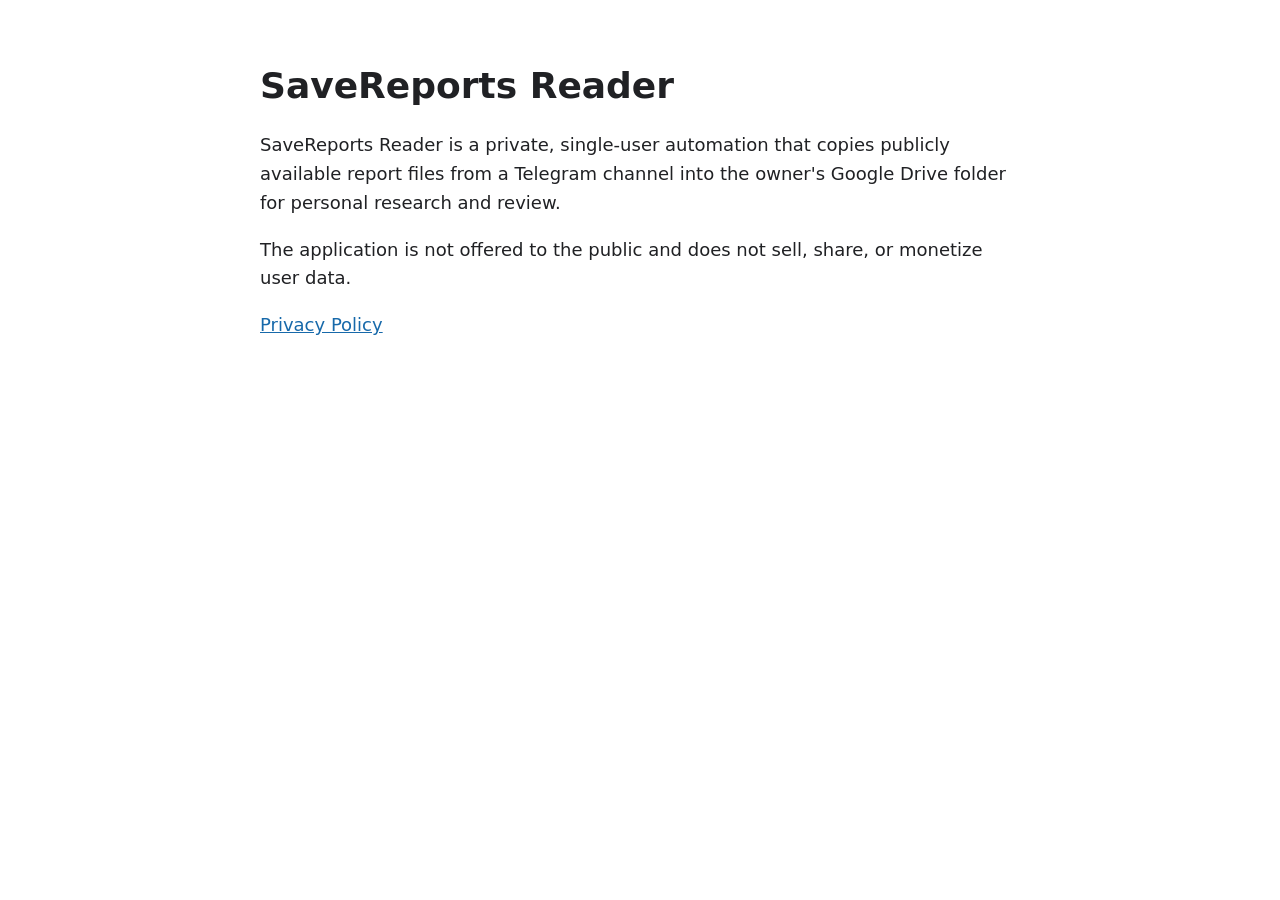
<file: index.html>
<!doctype html>
<html lang="en">
<head>
  <meta charset="utf-8">
  <meta name="viewport" content="width=device-width, initial-scale=1">
  <title>SaveReports Reader</title>
  <style>
    body { max-width: 760px; margin: 64px auto; padding: 0 24px; font: 18px/1.6 system-ui, sans-serif; color: #202124; }
    h1 { line-height: 1.2; }
    a { color: #1769aa; }
  </style>
</head>
<body>
  <h1>SaveReports Reader</h1>
  <p>SaveReports Reader is a private, single-user automation that copies publicly available report files from a Telegram channel into the owner's Google Drive folder for personal research and review.</p>
  <p>The application is not offered to the public and does not sell, share, or monetize user data.</p>
  <p><a href="privacy.html">Privacy Policy</a></p>
</body>
</html>
</file>
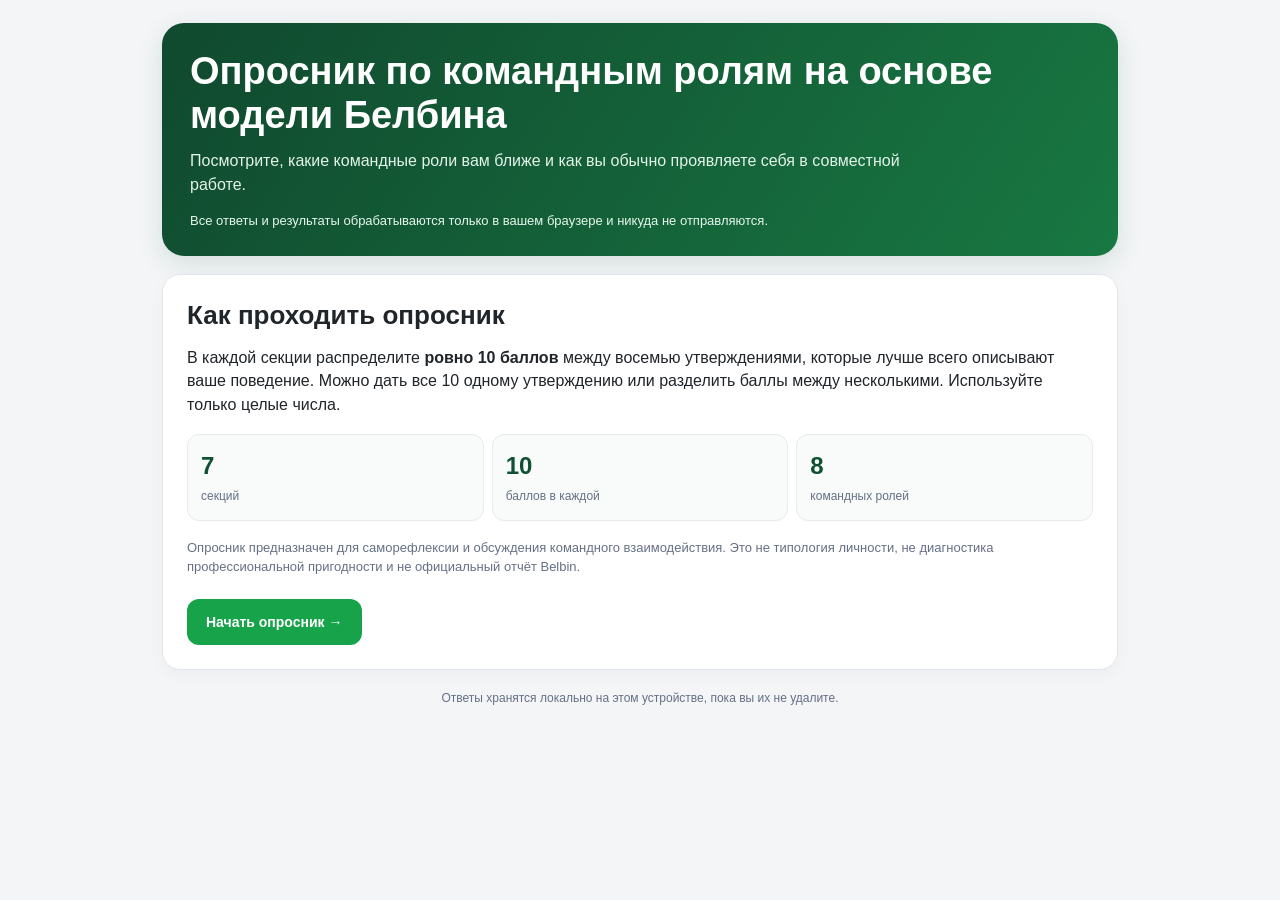
<file: belbin-learning-test/index.html>
<!doctype html>
<html lang="ru">
<head>
<meta charset="utf-8">
<meta name="viewport" content="width=device-width,initial-scale=1,viewport-fit=cover">
<meta name="theme-color" content="#145c39">
<meta http-equiv="Content-Security-Policy" content="default-src 'none'; script-src 'unsafe-inline'; style-src 'unsafe-inline'; img-src data: blob:; connect-src 'none'; object-src 'none'; base-uri 'none'; form-action 'none'">
<title>Учебный опросник по командным ролям на основе модели Белбина</title>
<style>
:root{--green:#16a34a;--deep:#0f5132;--ink:#20252a;--gray:#667085;--paper:#fff;--bg:#f3f5f7;--line:#e2e6ea;--pale:#edf9f0;--error:#b42318}
*{box-sizing:border-box}html{scroll-behavior:smooth;-webkit-text-size-adjust:100%}body{margin:0;background:var(--bg);color:var(--ink);font-family:Arial,Helvetica,sans-serif;line-height:1.48}button,input{font:inherit}button{cursor:pointer;touch-action:manipulation}button:focus-visible,input:focus-visible{outline:3px solid #82ce99;outline-offset:2px}button:disabled{opacity:.46;cursor:not-allowed}main{max-width:990px;margin:auto;padding:23px 17px 70px}.hero{background:linear-gradient(125deg,#10492f,#187842);color:white;padding:26px 28px;border-radius:22px;box-shadow:0 8px 26px #124c3320}.hero h1{font-size:clamp(25px,4vw,38px);line-height:1.16;margin:0 0 12px}.hero p{font-size:16px;margin:0;color:#e3f3e8;max-width:760px}.privacy{font-size:13px!important;margin-top:14px!important;color:#e7f7ee!important}.card{border-radius:18px;border:1px solid var(--line);background:#fff;padding:24px;margin-top:18px;box-shadow:0 5px 18px #10182808}h2{font-size:clamp(20px,2.9vw,26px);line-height:1.27;margin:0 0 14px}h3{font-size:17px;line-height:1.3;margin:0 0 10px}p{margin:8px 0}.fine{font-size:13px;color:var(--gray)}.stats{display:grid;grid-template-columns:repeat(3,1fr);gap:8px;margin:17px 0}.stat{padding:13px;border:1px solid #e7ebe9;background:#f9fbfa;border-radius:12px}.stat strong{display:block;font-size:24px;color:var(--deep)}.stat span{font-size:12px;color:var(--gray)}.btn{min-height:46px;padding:11px 18px;border-radius:12px;border:1px solid transparent;font-weight:750;font-size:14px;display:inline-flex;align-items:center;justify-content:center;gap:7px}.btn.primary{background:var(--green);color:white}.btn.secondary{background:#eff2f4;color:#344054}.btn.ghost{background:white;border-color:#d9e1db;color:#344054}.btn.danger{color:#b42318;background:#fff1f0;border-color:#fecdca}.btn:hover:not(:disabled){filter:brightness(.97)}.actions{display:flex;flex-wrap:wrap;gap:9px;margin-top:23px;align-items:center}.actions .btn{flex-shrink:0}.sticky{position:sticky;top:8px;z-index:6;margin-top:14px;padding:13px 15px;background:#ffffffef;backdrop-filter:blur(12px);border:1px solid var(--line);border-radius:14px;box-shadow:0 5px 20px #10182812}.sticky-row{display:flex;align-items:center;justify-content:space-between;gap:12px;font-weight:750;font-size:14px}.progress-track{height:8px;background:#e7ede9;border-radius:100px;margin-top:9px;overflow:hidden}.progress-value{height:100%;width:0;background:var(--green);transition:width .2s}.section-sub{font-size:14px;color:var(--gray);margin-bottom:18px}.section-budget{display:flex;gap:9px;align-items:center;justify-content:space-between;background:#f3f8f4;border:1px solid #d7eadc;border-radius:12px;padding:12px 14px;margin:18px 0}.budget-number{font-size:24px;color:var(--deep);font-weight:850;white-space:nowrap}.budget-number.over{color:var(--error)}.statement{display:grid;grid-template-columns:minmax(0,1fr) auto;gap:15px;align-items:center;border:1px solid #e4e8ec;border-radius:14px;padding:15px;margin:11px 0;background:#fff}.statement.active{background:#f8fdf9;border-color:#acdcb8}.statement-text{display:flex;gap:10px;align-items:flex-start;font-size:15px}.letter{flex:0 0 auto;font-size:12px;font-weight:850;border-radius:50%;height:27px;width:27px;display:grid;place-items:center;background:#ecf0f2;color:#667085;text-transform:uppercase}.statement.active .letter{background:#d9f5e2;color:#17633b}.stepper{display:flex;align-items:center;gap:6px;flex-shrink:0}.step{height:43px;width:43px;border:1px solid #d4dce0;border-radius:11px;background:#f8fafb;color:#20252a;font-size:24px;line-height:1}.step.plus{background:#e7f7ec;color:#126535;border-color:#b5dfc0}.score-input{height:43px;width:51px;min-width:0;border:1px solid #d5dde1;border-radius:10px;text-align:center;font-size:19px;font-weight:800;appearance:textfield;-moz-appearance:textfield}.score-input::-webkit-inner-spin-button,.score-input::-webkit-outer-spin-button{-webkit-appearance:none;margin:0}.tip{border-radius:11px;padding:12px 13px;background:#f8fafc;color:#667085;font-size:13px;margin-top:15px}.status{font-size:13px;color:var(--gray)}.error{display:none;color:var(--error);background:#fff3f1;border:1px solid #fecdca;border-radius:11px;padding:12px;margin-top:14px;font-size:14px;font-weight:bold}.error.show{display:block}.result-head{border-bottom:1px solid var(--line);padding-bottom:13px;margin-bottom:17px}.result-head p{font-size:14px;color:var(--gray)}.summary-lines{background:#f3f8f4;border-radius:14px;padding:17px;border:1px solid #d9ecde;margin:17px 0}.summary-lines>p{margin:4px 0 9px}.graphic-layout{display:grid;grid-template-columns:minmax(0,1fr);gap:12px;align-items:start}.spider{display:block;width:100%;max-width:900px;margin:auto}#spiderArea{max-width:100%;min-width:0;overflow-x:auto;overflow-y:hidden}.chart-scroll-hint{display:none;color:#667085;font-size:12px;margin:2px 0 9px;text-align:center}.profile-note{border:1px solid #e7ebe9;border-radius:14px;padding:15px;background:#fafbfc;font-size:13px;color:#505966}.profile-note b{color:#263238}.table-wrap{overflow-x:auto}table{width:100%;border-collapse:collapse;text-align:left;font-size:14px}th,td{padding:10px 8px;border-bottom:1px solid #e6e9ed}th{font-size:12px;color:#667085;text-transform:uppercase;letter-spacing:.5px}td.score{font-size:18px;font-weight:800;color:#166534;text-align:right}th:last-child{text-align:right}.role-grid{display:grid;grid-template-columns:repeat(2,1fr);gap:11px;margin-top:15px}.role-box{border:1px solid #e4e8eb;background:#fcfdfd;border-radius:13px;padding:15px}.role-name{font-size:15px;font-weight:850;margin:0 0 6px}.role-name .code{color:var(--green);font-size:13px}.role-group{font-size:11px;color:var(--gray);text-transform:uppercase;letter-spacing:.7px}.role-box p{color:#475467;font-size:13px;margin-top:8px}.role-box .weak{padding-top:8px;border-top:1px solid #e5ebe7;margin-top:9px}.reflection{border:1px solid #d5ead9;background:#f5fbf6;border-radius:14px;padding:16px;margin-top:20px;font-size:14px}.reflection strong{color:#145c39}.reflection ul{margin:10px 0 0 0;padding-left:20px}.reflection li{margin:9px 0}.reflection li::marker{color:var(--green)}.footer{text-align:center;color:var(--gray);font-size:12px;margin:20px auto}.hide{display:none!important}.helper-success{color:#137b3d;font-size:13px;min-height:20px}.tiny-badge{font-size:12px;color:#126b37;background:#e9f7ed;border-radius:999px;padding:5px 9px;font-weight:700}.noscript{padding:20px;color:#8c1c13}
@media(max-width:680px){main{padding:12px 11px 55px}.hero{padding:23px 20px;border-radius:16px}.card{padding:17px;margin-top:12px}.stat{padding:10px}.stat strong{font-size:20px}.statement{grid-template-columns:1fr;gap:12px;padding:13px}.statement-text{font-size:15px}.stepper{justify-content:flex-end}.step{width:47px;height:46px}.score-input{height:46px;width:57px}.graphic-layout{grid-template-columns:1fr}#spiderArea .spider{width:680px;max-width:none}.chart-scroll-hint{display:block}.profile-note{margin-top:0}.role-grid{grid-template-columns:1fr}.actions .btn{flex:1 1 40%}.sticky{top:5px}.budget-number{font-size:20px}}@media(max-width:390px){.stats{grid-template-columns:repeat(3,1fr)}.stat span{font-size:11px}.actions .btn{width:100%;flex-basis:100%}.statement-text{font-size:14px}}
@media print{html,body{background:#fff!important}.hero,.sticky,#intro,#survey,.no-print,.footer{display:none!important}main{max-width:100%;padding:0}.card{border:0;box-shadow:none;margin:0;padding:7px 0;break-inside:avoid}.result-head{padding-bottom:5px}.role-grid{grid-template-columns:1fr 1fr}.role-box{break-inside:avoid}.graphic-layout{grid-template-columns:1fr}.spider{max-height:440px}#spiderArea{overflow:visible}.chart-scroll-hint{display:none}#results{display:block!important}.role-box p{font-size:11px}h1,h2,h3{break-after:avoid} @page{size:A4;margin:14mm}}
</style>
</head>
<body>
<main>
<header class="hero"><h1>Опросник по командным ролям на основе модели Белбина</h1><p>Посмотрите, какие командные роли вам ближе и как вы обычно проявляете себя в совместной работе.</p><p class="privacy">Все ответы и результаты обрабатываются только в вашем браузере и никуда не отправляются.</p></header>
<section class="card" id="intro"><h2>Как проходить опросник</h2><p>В каждой секции распределите <b>ровно 10 баллов</b> между восемью утверждениями, которые лучше всего описывают ваше поведение. Можно дать все 10 одному утверждению или разделить баллы между несколькими. Используйте только целые числа.</p><div class="stats"><div class="stat"><strong>7</strong><span>секций</span></div><div class="stat"><strong>10</strong><span>баллов в каждой</span></div><div class="stat"><strong>8</strong><span>командных ролей</span></div></div><p class="fine">Опросник предназначен для саморефлексии и обсуждения командного взаимодействия. Это не типология личности, не диагностика профессиональной пригодности и не официальный отчёт Belbin.</p><div class="actions"><button type="button" class="btn primary" id="begin">Начать опросник →</button><button type="button" class="btn ghost hide" id="introReset">Начать заново</button></div></section>
<div class="sticky hide" id="sticky"><div class="sticky-row"><span id="progressLabel">Секция 1 из 7</span><span id="progressPct">0%</span></div><div class="progress-track"><div class="progress-value" id="progressBar"></div></div></div>
<section class="card hide" id="survey"><div class="tiny-badge" id="sectionNumber">Секция 1</div><h2 id="sectionHeading" style="margin-top:12px"></h2><p class="section-sub">Выберите, насколько каждое утверждение соответствует вам. Сумма по разделу должна быть 10.</p><div class="section-budget"><div><strong>Осталось распределить</strong><div class="fine">Баллы по секции: <span id="currentSum">0</span> из 10</div></div><div class="budget-number" id="remaining" aria-live="polite">10</div></div><div id="statements"></div><div class="tip">Нажимайте +/− или вводите целое число от 0 до 10. Следующая секция откроется только после распределения всех 10 баллов.</div><div class="error" id="surveyError" role="alert"></div><div class="actions"><button class="btn secondary" type="button" id="prev">← Назад</button><button class="btn primary" type="button" id="next" disabled>Следующая секция →</button><button class="btn ghost" type="button" id="clear">Сбросить ответы</button></div></section>
<section class="card hide" id="results" aria-live="polite"><div class="result-head"><span class="tiny-badge">Результат самооценки</span><h2 style="margin-top:13px">Ваш профиль командных ролей</h2><p>Баллы отражают относительные предпочтения в рамках этого учебного опросника. Они не определяют вашу личность или профессиональные возможности.</p></div><div class="summary-lines" id="resultSummary"></div><h3>Распределение баллов по ролям</h3><div class="graphic-layout"><div><div id="spiderArea" aria-label="Профиль с восемью лучами"></div><p class="chart-scroll-hint">Листайте график по горизонтали, чтобы рассмотреть все названия ролей.</p></div><div class="profile-note"><b>Как читать профиль</b><p>Каждый луч — отдельная командная роль. Чем дальше точка от центра, тем выше выраженность роли в вашем профиле.</p><p>Направления расположены как в рабочей тетради: управление, информация, исполнение и контроль.</p><p>Точные баллы по всем ролям приведены в таблице ниже. Для наглядности масштаб графика может различаться у разных участников.</p></div></div><h3 style="margin-top:22px">Все роли и баллы</h3><div class="table-wrap"><table><thead><tr><th>Роль</th><th>Группа</th><th>Баллы</th></tr></thead><tbody id="scoresTable"></tbody></table></div><h3 style="margin-top:24px">Как эти роли проявляются в работе</h3><div class="role-grid" id="roleCards"></div><div class="reflection"><strong>Вопросы для рефлексии</strong><ul><li>В каких ситуациях ваши наиболее выраженные роли приносят команде наибольшую пользу?</li><li>Какие командные задачи вы обычно берёте на себя реже?</li><li>Как вы можете использовать этот профиль в ближайшем командном проекте?</li></ul></div><div class="actions no-print"><button class="btn primary" type="button" id="copy">Скопировать результат</button><button class="btn secondary" type="button" id="png">Сохранить PNG</button><button class="btn secondary" type="button" id="pdf">Сохранить PDF</button><button class="btn ghost" type="button" id="edit">Изменить ответы</button><button class="btn danger" type="button" id="restart">Пройти заново</button></div><div class="helper-success no-print" id="exportStatus" role="status"></div><p class="fine no-print">PDF сохраняется через стандартное окно печати браузера: выберите «Сохранить как PDF» или соответствующую функцию телефона.</p></section>
<div class="error" id="fatal" role="alert"></div><footer class="footer">Ответы хранятся локально на этом устройстве, пока вы их не удалите.</footer>
</main><noscript><div class="noscript">Для работы опросника включите JavaScript.</div></noscript>
<script>
const DATA = {"sections":[{"items":[{"id":"S1a","letter":"a","text":"Я думаю, что могу быстро увидеть и использовать преимущества открывающихся возможностей.","role":"RI"},{"id":"S1b","letter":"b","text":"Я хорошо срабатываюсь с разными людьми.","role":"TW"},{"id":"S1c","letter":"c","text":"Одно из моих природных достоинств - способность предлагать новые идеи.","role":"PL"},{"id":"S1d","letter":"d","text":"Я умею вовлекать людей в обсуждение, когда вижу, что их вклад может помочь команде достичь цели.","role":"CH"},{"id":"S1e","letter":"e","text":"Моя результативность во многом связана с умением доводить начатое до конца.","role":"CF"},{"id":"S1f","letter":"f","text":"Я готов смириться с временной непопулярностью, если в конечном итоге это ведет к достижению результатов.","role":"SH"},{"id":"S1g","letter":"g","text":"Обычно я быстро понимаю, какие решения реалистичны и могут сработать на практике.","role":"CW"},{"id":"S1h","letter":"h","text":"Я умею аргументированно обосновывать альтернативные решения, сохраняя объективность и избегая предубеждений.","role":"ME"}],"heading":"Что, по моему мнению, я могу предложить команде:"},{"items":[{"id":"S2a","letter":"a","text":"Мне некомфортно на совещаниях, если нет чёткой структуры, порядка и управления обсуждением.","role":"CW"},{"id":"S2b","letter":"b","text":"Я иногда уделяю слишком много внимания людям, чью обоснованную точку зрения не удалось как следует обсудить.","role":"CH"},{"id":"S2c","letter":"c","text":"Я склонен говорить слишком много, когда группа обсуждает новую идею.","role":"RI"},{"id":"S2d","letter":"d","text":"Мой объективный взгляд на задачи иногда мешает мне с готовностью разделять энтузиазм коллег.","role":"ME"},{"id":"S2e","letter":"e","text":"Иногда меня воспринимают как сильную авторитарную личность, если существует необходимость выполнить какую-то задачу.","role":"SH"},{"id":"S2f","letter":"f","text":"Я нахожу трудным для себя быть в первых рядах, вести за собой, возможно из-за моей сверхчувствительности к атмосфере в группе.","role":"TW"},{"id":"S2g","letter":"g","text":"Я подвержен тому, что меня порой слишком увлекают новые идеи и, в результате, я теряю нить в том, что происходит вокруг.","role":"PL"},{"id":"S2h","letter":"h","text":"Коллегам иногда кажется, что я слишком переживаю из-за деталей и возможных ошибок.","role":"CF"}],"heading":"Мои возможные недостатки при работе в группе могут проявляться в следующем:"},{"items":[{"id":"S3a","letter":"a","text":"Я обладаю способностью влиять на людей, не оказывая при этом давления на них.","role":"CH"},{"id":"S3b","letter":"b","text":"Моя постоянная бдительность способствует предупреждению ошибок и упущений.","role":"CF"},{"id":"S3c","letter":"c","text":"Я готов настойчиво побуждать команду к действиям, чтобы обсуждения не затягивались и мы не теряли из виду основную цель.","role":"SH"},{"id":"S3d","letter":"d","text":"Я могу считаться человеком, который может привнести в работу команды что-нибудь оригинальное, нестандартное.","role":"PL"},{"id":"S3e","letter":"e","text":"Я всегда готов поддержать хорошее предложение в общих интересах.","role":"TW"},{"id":"S3f","letter":"f","text":"Меня обычно интересуют новейшие идеи и разработки.","role":"RI"},{"id":"S3g","letter":"g","text":"Я уверен, что моя способность к взвешенным суждениям помогает принимать правильные решения.","role":"ME"},{"id":"S3h","letter":"h","text":"На меня можно положиться, если необходимо организовать важную работу.","role":"CW"}],"heading":"Когда я вовлечен в проект с другими людьми:"},{"items":[{"id":"S4a","letter":"a","text":"Мне интересно постепенно узнавать своих коллег лучше.","role":"TW"},{"id":"S4b","letter":"b","text":"Для меня не проблема оспорить точку зрения другого или пребывать в меньшинстве со своей точкой зрения.","role":"SH"},{"id":"S4c","letter":"c","text":"Обычно я могу найти аргументы, чтобы оспорить недостаточно обоснованные предложения.","role":"ME"},{"id":"S4d","letter":"d","text":"Я думаю, что умею обеспечивать выполнение намеченных планов на практике.","role":"CW"},{"id":"S4e","letter":"e","text":"Я предпочитаю избегать очевидных решений и предлагать неожиданные.","role":"PL"},{"id":"S4f","letter":"f","text":"Я привношу нотку перфекционизма (желание сделать всё наилучшим образом) во всё, чем бы я ни занимался.","role":"CF"},{"id":"S4g","letter":"g","text":"Я готов воспользоваться своими контактами вне группы.","role":"RI"},{"id":"S4h","letter":"h","text":"При том, что меня интересуют все точки зрения, я могу без колебаний принять решение, когда это необходимо.","role":"CH"}],"heading":"Мой характерный подход к работе в группе заключается в следующем:"},{"items":[{"id":"S5a","letter":"a","text":"Мне нравится анализировать ситуации и сравнивать все возможные альтернативы.","role":"ME"},{"id":"S5b","letter":"b","text":"Мне интересно находить практические решения проблемы.","role":"CW"},{"id":"S5c","letter":"c","text":"Мне нравится ощущать, что я поддерживаю хорошие взаимоотношения.","role":"TW"},{"id":"S5d","letter":"d","text":"Я могу оказывать сильное влияние на процесс принятия решений.","role":"SH"},{"id":"S5e","letter":"e","text":"Я могу встретиться с людьми, которые предлагают новые идеи.","role":"RI"},{"id":"S5f","letter":"f","text":"Я умею убеждать людей согласиться с необходимым планом действий.","role":"CH"},{"id":"S5g","letter":"g","text":"Я чувствую себя в своей тарелке, если могу отдать все свое внимание задаче.","role":"CF"},{"id":"S5h","letter":"h","text":"Мне нравится находить такую область деятельности, которая требует воображения.","role":"PL"}],"heading":"Я получаю удовольствие от работы, потому что:"},{"items":[{"id":"S6a","letter":"a","text":"Мне захочется уединиться и обдумать выход из положения перед тем, как разработать план действий","role":"PL"},{"id":"S6b","letter":"b","text":"Я охотно буду работать с человеком, который демонстрирует наиболее позитивный и конструктивный подход к задаче.","role":"TW"},{"id":"S6c","letter":"c","text":"Я постараюсь упростить задачу, определив, какой вклад может внести каждый участник, и распределив работу с учётом их сильных сторон.","role":"CH"},{"id":"S6d","letter":"d","text":"Моё острое чувство срочности помогает не допускать срыва сроков.","role":"CF"},{"id":"S6e","letter":"e","text":"Я думаю, что сохраню самообладание и способность думать","role":"ME"},{"id":"S6f","letter":"f","text":"Я сохраню целеустремленность несмотря на давление","role":"CW"},{"id":"S6g","letter":"g","text":"Если я вижу, что команда не продвигается вперёд, я готов взять инициативу и повести её за собой.","role":"SH"},{"id":"S6h","letter":"h","text":"Я открою дискуссию для стимулирования высказывания новых идей и попытки сдвинуться с мертвой точки","role":"RI"}],"heading":"Если я внезапно получаю трудное задание, при этом я ограничен во времени и мне приходится работать с незнакомыми людьми, то:"},{"items":[{"id":"S7a","letter":"a","text":"Я склонен выказывать нетерпение к тем, кто препятствует движению вперед","role":"SH"},{"id":"S7b","letter":"b","text":"Окружающие могут критиковать меня за то, что у меня слишком аналитический склад мышления и мне не хватает интуиции","role":"ME"},{"id":"S7c","letter":"c","text":"Мое желание обеспечить качество работы может препятствовать движению вперед","role":"CF"},{"id":"S7d","letter":"d","text":"Мне довольно быстро становится скучно, и я рассчитываю, что кто-то из активных коллег сможет снова меня заинтересовать.","role":"RI"},{"id":"S7e","letter":"e","text":"Мне трудно сдвинуться, пока я не уясню целей","role":"CW"},{"id":"S7f","letter":"f","text":"Иногда мне трудно понятно объяснить другим сложные идеи, которые приходят мне в голову.","role":"PL"},{"id":"S7g","letter":"g","text":"Я замечаю за собой, что иногда требую от других сделать то, с чем не могу справиться самостоятельно.","role":"CH"},{"id":"S7h","letter":"h","text":"Мне бывает трудно отстаивать свою точку зрения, когда я сталкиваюсь с серьёзным сопротивлением.","role":"TW"}],"heading":"Проблемы, с которыми я сталкиваюсь при работе в группе:"}],"roleOrder":["CW","CH","SH","PL","RI","ME","TW","CF"],"key":[["g","d","f","c","a","h","b","e"],["a","b","e","g","c","d","f","h"],["h","a","c","d","f","g","e","b"],["d","h","b","e","g","c","a","f"],["b","f","d","h","e","a","c","g"],["f","c","g","a","h","e","b","d"],["e","g","a","f","d","b","h","c"]],"vectors":[{"name":"all-a","answers_by_section_a_to_h":[[10,0,0,0,0,0,0,0],[10,0,0,0,0,0,0,0],[10,0,0,0,0,0,0,0],[10,0,0,0,0,0,0,0],[10,0,0,0,0,0,0,0],[10,0,0,0,0,0,0,0],[10,0,0,0,0,0,0,0]],"expected_role_totals":{"CW":10,"CH":10,"SH":10,"PL":10,"RI":10,"ME":10,"TW":10,"CF":0}},{"name":"all-h","answers_by_section_a_to_h":[[0,0,0,0,0,0,0,10],[0,0,0,0,0,0,0,10],[0,0,0,0,0,0,0,10],[0,0,0,0,0,0,0,10],[0,0,0,0,0,0,0,10],[0,0,0,0,0,0,0,10],[0,0,0,0,0,0,0,10]],"expected_role_totals":{"CW":10,"CH":10,"SH":0,"PL":10,"RI":10,"ME":10,"TW":10,"CF":10}},{"name":"all-b","answers_by_section_a_to_h":[[0,10,0,0,0,0,0,0],[0,10,0,0,0,0,0,0],[0,10,0,0,0,0,0,0],[0,10,0,0,0,0,0,0],[0,10,0,0,0,0,0,0],[0,10,0,0,0,0,0,0],[0,10,0,0,0,0,0,0]],"expected_role_totals":{"CW":10,"CH":10,"SH":10,"PL":0,"RI":0,"ME":10,"TW":20,"CF":10}},{"name":"only-CW","answers_by_section_a_to_h":[[0,0,0,0,0,0,10,0],[10,0,0,0,0,0,0,0],[0,0,0,0,0,0,0,10],[0,0,0,10,0,0,0,0],[0,10,0,0,0,0,0,0],[0,0,0,0,0,10,0,0],[0,0,0,0,10,0,0,0]],"expected_role_totals":{"CW":70,"CH":0,"SH":0,"PL":0,"RI":0,"ME":0,"TW":0,"CF":0}},{"name":"only-CF","answers_by_section_a_to_h":[[0,0,0,0,10,0,0,0],[0,0,0,0,0,0,0,10],[0,10,0,0,0,0,0,0],[0,0,0,0,0,10,0,0],[0,0,0,0,0,0,10,0],[0,0,0,10,0,0,0,0],[0,0,10,0,0,0,0,0]],"expected_role_totals":{"CW":0,"CH":0,"SH":0,"PL":0,"RI":0,"ME":0,"TW":0,"CF":70}},{"name":"mixed-same-row","answers_by_section_a_to_h":[[3,2,1,1,1,1,1,0],[3,2,1,1,1,1,1,0],[3,2,1,1,1,1,1,0],[3,2,1,1,1,1,1,0],[3,2,1,1,1,1,1,0],[3,2,1,1,1,1,1,0],[3,2,1,1,1,1,1,0]],"expected_role_totals":{"CW":9,"CH":9,"SH":10,"PL":8,"RI":8,"ME":9,"TW":10,"CF":7}},{"name":"source-example-with-h-followup","answers_by_section_a_to_h":[[4,0,1,3,0,2,0,0],[0,0,0,0,0,0,0,10],[0,0,0,0,0,0,0,10],[0,0,0,0,0,0,0,10],[0,0,0,0,0,0,0,10],[0,0,0,0,0,0,0,10],[0,0,0,0,0,0,0,10]],"expected_role_totals":{"CW":10,"CH":13,"SH":2,"PL":11,"RI":14,"ME":0,"TW":10,"CF":10}}]};

'use strict';
// Source: the 7x8 printed B1 questionnaire. Items have permanent IDs and role codes.
// Canonical key is separately embedded as an independent reference, not derived from screen order.
const ROLE_INFO={
 CH:{name:'Председатель (Координатор)',group:'управление',strong:'Помогает удерживать общую цель и приоритеты, вовлекает людей, проясняет роли и использует сильные стороны участников.',weak:'Может чрезмерно полагаться на вклад других или уделять слишком много внимания отдельным мнениям.'},
 SH:{name:'Навигатор (Формирователь)',group:'управление',strong:'Задаёт темп, поднимает непростые вопросы, побуждает команду двигаться от обсуждения к результату.',weak:'Иногда проявляет нетерпение, чрезмерный напор или воспринимается как авторитарный.'},
 PL:{name:'Генератор идей',group:'информация',strong:'Предлагает оригинальные идеи и нестандартные решения, помогает увидеть задачу под другим углом.',weak:'Может увлечься идеями и упустить происходящее вокруг или испытывать сложности с объяснением замысла.'},
 RI:{name:'Снабженец (Разведчик)',group:'информация',strong:'Находит новые возможности, внешние идеи, полезные контакты и ресурсы за пределами команды.',weak:'Может быстро терять интерес после первоначального энтузиазма или слишком много говорить об идеях.'},
 CW:{name:'Работник – Исполнитель',group:'исполнение',strong:'Превращает договорённости в конкретные действия, структурирует работу и обеспечивает практическую реализацию.',weak:'Может испытывать сложности при неясных целях, слабой структуре или частой неопределённости.'},
 TW:{name:'Коллективист',group:'исполнение',strong:'Поддерживает сотрудничество, отношения и рабочую атмосферу, помогает коллегам взаимодействовать.',weak:'Может избегать конфронтации и сомневаться, стоит ли отстаивать свою позицию при серьёзных разногласиях.'},
 ME:{name:'Наблюдатель-Оценщик',group:'контроль',strong:'Анализирует альтернативы и риски, задаёт уточняющие вопросы, помогает принимать взвешенные решения.',weak:'Может чрезмерно анализировать, долго сомневаться или с трудом разделять энтузиазм коллег.'},
 CF:{name:'Завершитель',group:'контроль',strong:'Следит за качеством, замечает ошибки и помогает доводить работу до завершения в срок.',weak:'Может чрезмерно беспокоиться о деталях, сроках и возможных упущениях.'}
};
const SPIDER_ORDER=['CH','SH','RI','PL','CW','TW','CF','ME'];
const KEY_ID='belbin-b1-7x8-2026-10-v1';
const byId=id=>document.getElementById(id);
const sectionItems=DATA.sections;
const roleOrder=DATA.roleOrder;
const itemList=sectionItems.flatMap(s=>s.items);
const itemMap=new Map(itemList.map(i=>[i.id,i]));
const cap=(n,lo,hi)=>Math.min(hi,Math.max(lo,n));
function totalsFromObject(obj){const result=Object.fromEntries(roleOrder.map(code=>[code,0]));for(const section of sectionItems){for(const item of section.items){const n=obj[item.id]??0;if(!Number.isInteger(n)||n<0||n>10)throw Error('Некорректное значение '+item.id);result[item.role]+=n;}}return result;}
function validateAnswers(obj){return sectionItems.every(section=>section.items.reduce((s,item)=>s+(obj[item.id]??0),0)===10&&section.items.every(i=>Number.isInteger(obj[i.id]??0)&&(obj[i.id]??0)>=0&&(obj[i.id]??0)<=10));}
function runChecks(){
 const expectedCodes=['CW','CH','SH','PL','RI','ME','TW','CF'];
 if(sectionItems.length!==7||itemList.length!==56||DATA.key.length!==7||roleOrder.join()!==expectedCodes.join())throw Error('Нарушена структура опросника');
 if(new Set(itemList.map(x=>x.id)).size!==56)throw Error('Дублирование ID');
 const seen=Object.fromEntries(roleOrder.map(r=>[r,0]));
 sectionItems.forEach((section,s)=>{
  if(section.items.length!==8||DATA.key[s].length!==8)throw Error('Нарушено количество утверждений');
  const roles=new Set(),letters=new Set();
  section.items.forEach(item=>{
   if(!item.text||item.id!==`S${s+1}${item.letter}`||!expectedCodes.includes(item.role))throw Error('Некорректная карточка');
   if(!'abcdefgh'.includes(item.letter)||roles.has(item.role)||letters.has(item.letter))throw Error('Повтор буквы или роли');
   if(DATA.key[s][roleOrder.indexOf(item.role)]!==item.letter)throw Error('Расхождение с печатным ключом');
   roles.add(item.role);letters.add(item.letter);seen[item.role]++;
  });
  if(letters.size!==8||roles.size!==8)throw Error('Неполная секция');
 });
 if(Object.values(seen).some(x=>x!==7))throw Error('Недостаточно соответствий для роли');
 if(DATA.vectors.length<5)throw Error('Недостаточно контрольных тестов');
 DATA.vectors.forEach(vector=>{
  if(vector.answers_by_section_a_to_h.length!==7)throw Error('Некорректный тест');
  const obj={};
  vector.answers_by_section_a_to_h.forEach((row,s)=>{
    if(row.length!==8||row.reduce((a,b)=>a+b,0)!==10)throw Error('Некорректная сумма теста');
    row.forEach((value,col)=>obj[`S${s+1}${'abcdefgh'[col]}`]=value);
  });
  if(!validateAnswers(obj))throw Error('Невалидный контрольный набор');
  const got=totalsFromObject(obj);
  if(roleOrder.some(role=>got[role]!==vector.expected_role_totals[role]))throw Error('Не совпал результат теста '+vector.name);
  if(Object.values(got).reduce((a,b)=>a+b,0)!==70)throw Error('Контрольная сумма не равна 70');
  // The result must remain identical when items are permuted but keep their stable IDs and roles.
  const reverseTotals=Object.fromEntries(roleOrder.map(r=>[r,0]));
  [...itemList].reverse().forEach(item=>reverseTotals[item.role]+=obj[item.id]);
  if(roleOrder.some(r=>got[r]!==reverseTotals[r]))throw Error('Нарушена устойчивость к перемешиванию');
 });
 for(const bad of [-1,11,2.4,NaN]){const obj=Object.fromEntries(itemList.map(i=>[i.id,0]));obj.S1a=bad;try{totalsFromObject(obj);throw Error('Пропущено невалидное значение');}catch(err){if(err.message==='Пропущено невалидное значение')throw err;}}
 return true;
}
const zeroAnswers=()=>Object.fromEntries(itemList.map(x=>[x.id,0]));
let answers=zeroAnswers();let current=0;let page='intro';let scoreResults=null;
function save(){try{localStorage.setItem(KEY_ID,JSON.stringify({answers,current,page}));}catch(e){/* private browser mode */}}
function restore(){try{const saved=JSON.parse(localStorage.getItem(KEY_ID)||'null');if(!saved||!saved.answers)return;
 const clean=zeroAnswers();for(const item of itemList){const n=saved.answers[item.id];if(!Number.isInteger(n)||n<0||n>10)return;clean[item.id]=n;}answers=clean;current=cap(Number.isInteger(saved.current)?saved.current:0,0,6);page=['intro','survey','results'].includes(saved.page)?saved.page:'intro';if(page==='results'&&!validateAnswers(answers))page='survey';
 }catch(e){answers=zeroAnswers();}}
function sectionTotal(n){return sectionItems[n].items.reduce((sum,i)=>sum+answers[i.id],0)}
function completedCount(){return sectionItems.filter((_,i)=>sectionTotal(i)===10).length}
function show(id,visible){byId(id).classList.toggle('hide',!visible)}
function setView(v){page=v;show('intro',v==='intro');show('survey',v==='survey');show('sticky',v==='survey');show('results',v==='results');byId('introReset').classList.toggle('hide',completedCount()===0);save();}
function updateProgress(){const count=completedCount(),percent=Math.round(count/7*100);byId('progressLabel').textContent=`Секция ${current+1} из 7 · заполнено ${count} из 7`;byId('progressPct').textContent=percent+'%';byId('progressBar').style.width=percent+'%'}
function updateBudget(){const sum=sectionTotal(current),left=10-sum;byId('remaining').textContent=left;byId('currentSum').textContent=sum;byId('remaining').classList.toggle('over',left<0);byId('next').disabled=left!==0;byId('next').textContent=current===6?'Показать результат →':'Следующая секция →';byId('prev').disabled=current===0;updateProgress();sectionItems[current].items.forEach(item=>{
 const root=byId('row-'+item.id),input=byId('input-'+item.id);if(root)root.classList.toggle('active',answers[item.id]>0);if(input){input.value=answers[item.id];input.setAttribute('aria-valuenow',String(answers[item.id]));}let minus=byId('minus-'+item.id),plus=byId('plus-'+item.id);if(minus)minus.disabled=answers[item.id]<=0;if(plus)plus.disabled=left===0||answers[item.id]>=10;
 });}
function showSurvey(){setView('survey');const sec=sectionItems[current];byId('sectionNumber').textContent=`Секция ${current+1} из 7`;byId('sectionHeading').textContent=sec.heading;const list=byId('statements');list.replaceChildren();sec.items.forEach(item=>{
 const div=document.createElement('div');div.className='statement';div.id='row-'+item.id;
 const text=document.createElement('div');text.className='statement-text';const l=document.createElement('span');l.className='letter';l.textContent=item.letter;const span=document.createElement('span');span.textContent=item.text;text.append(l,span);
 const controls=document.createElement('div');controls.className='stepper';const minus=document.createElement('button');minus.className='step';minus.type='button';minus.id='minus-'+item.id;minus.textContent='−';minus.setAttribute('aria-label','Уменьшить баллы для пункта '+item.letter);minus.addEventListener('click',()=>setScore(item.id,answers[item.id]-1));const input=document.createElement('input');input.className='score-input';input.id='input-'+item.id;input.type='number';input.setAttribute('inputmode','numeric');input.setAttribute('aria-label','Баллы для пункта '+item.letter);input.min=0;input.max=10;input.step=1;input.value=answers[item.id];input.addEventListener('change',()=>{const raw=input.value.trim();const value=Number(raw);if(raw===''||!Number.isFinite(value)||!Number.isInteger(value)){input.value=answers[item.id];return;}setScore(item.id,value)});const plus=document.createElement('button');plus.className='step plus';plus.type='button';plus.textContent='+';plus.id='plus-'+item.id;plus.setAttribute('aria-label','Увеличить баллы для пункта '+item.letter);plus.addEventListener('click',()=>setScore(item.id,answers[item.id]+1));controls.append(minus,input,plus);div.append(text,controls);list.append(div);
 });byId('surveyError').classList.remove('show');updateBudget();window.scrollTo({top:0,behavior:'instant'});}
function setScore(id,requested){if(!Number.isInteger(requested))return;const existing=answers[id],limit=10-(sectionTotal(current)-existing);answers[id]=cap(requested,0,limit);updateBudget();save();}
function advance(){if(sectionTotal(current)!==10){byId('surveyError').textContent='Сначала распределите ровно 10 баллов в этой секции.';byId('surveyError').classList.add('show');return;}if(current<6){current++;showSurvey();}else showResults();}
function back(){if(current>0){current--;showSurvey();}else setView('intro');}
function fmtNames(codes){return codes.map(r=>ROLE_INFO[r].name).join(', ')}
function scoreWord(n){const tens=n%100,ones=n%10;return tens>=11&&tens<=14?'баллов':ones===1?'балл':ones>=2&&ones<=4?'балла':'баллов'}
function groups(){return {management:['CH','SH'],information:['PL','RI'],execution:['CW','TW'],control:['ME','CF']}}
function resultsText(){const sorted=[...roleOrder].sort((a,b)=>scoreResults[b]-scoreResults[a]||roleOrder.indexOf(a)-roleOrder.indexOf(b));const hi=scoreResults[sorted[0]],lo=scoreResults[sorted[7]];return `Учебный опросник по командным ролям на основе модели Белбина\n\nНаиболее выраженные: ${fmtNames(sorted.filter(r=>scoreResults[r]===hi))} (${hi} баллов)\nМенее выраженные: ${fmtNames(sorted.filter(r=>scoreResults[r]===lo))} (${lo} баллов)\n\n`+roleOrder.map(r=>`${ROLE_INFO[r].name} [${r}]: ${scoreResults[r]}`).join('\n')+`\n\nВсего баллов: 70\n\nЭто инструмент саморефлексии и обсуждения вклада в команду, а не тип личности. Ответы обрабатываются только в браузере.`;}
function angle(i){return (-67.5+i*45)*Math.PI/180}
function spiderScaleMax(){const top=Math.max(...SPIDER_ORDER.map(r=>scoreResults[r]||0));return Math.max(20,Math.ceil(top/5)*5);}
function point(index,score,scaleMax,radius=208,cx=450,cy=362){const a=angle(index),r=radius*score/scaleMax;return [cx+r*Math.cos(a),cy+r*Math.sin(a)]}
function makeSpider(){
 const ns='http://www.w3.org/2000/svg';const svg=document.createElementNS(ns,'svg');
 svg.setAttribute('viewBox','0 0 900 760');svg.setAttribute('xmlns',ns);svg.setAttribute('role','img');
 svg.setAttribute('aria-label','Профиль командных ролей: '+SPIDER_ORDER.map(r=>`${ROLE_INFO[r].name} ${scoreResults[r]} баллов`).join(', '));
 svg.classList.add('spider');const scaleMax=spiderScaleMax();
 function el(tag,attrs,text,parent=svg){const n=document.createElementNS(ns,tag);Object.entries(attrs||{}).forEach(([k,v])=>n.setAttribute(k,String(v)));if(text!==undefined)n.textContent=text;parent.append(n);return n;}
 // Separate outer labels, axis ends and shaded regional headings (no intersecting bounding boxes).
 const ticks=5;
 for(let step=1;step<=ticks;step++){
  const value=scaleMax*step/ticks;
  const coords=SPIDER_ORDER.map((_,i)=>point(i,value,scaleMax).join(',')).join(' ');
  el('polygon',{points:coords,fill:'none',stroke:'#d7e1d9','stroke-width':1,'stroke-dasharray':step===ticks?'0':'4 6'});
  el('text',{x:461,y:362-208*step/ticks-5,'font-size':13,fill:'#8f9c94'},String(value));
 }
 for(let i=0;i<8;i++){
  const edge=point(i,scaleMax,scaleMax);
  el('line',{x1:450,y1:362,x2:edge[0],y2:edge[1],stroke:'#7f9185','stroke-width':1.4});
 }
 const vertices=SPIDER_ORDER.map((r,i)=>point(i,scoreResults[r],scaleMax));
 el('polygon',{points:vertices.map(p=>p.join(',')).join(' '),fill:'#16a34a','fill-opacity':'.15',stroke:'#168841','stroke-width':3,'stroke-linejoin':'round'});
 vertices.forEach(p=>el('circle',{cx:p[0],cy:p[1],r:4.5,fill:'#168841',stroke:'white','stroke-width':1}));
 function groupBadge(x,y,text,width){el('rect',{x:x-width/2,y:y-18,width,height:34,rx:17,fill:'#eaf8ee',stroke:'#b3dcbf'});el('text',{x,y:y+5,'text-anchor':'middle','font-size':19,'font-weight':800,fill:'#145c39'},text);}
 groupBadge(142,40,'контроль',152);groupBadge(754,40,'управление',175);
 groupBadge(142,711,'исполнение',175);groupBadge(754,711,'информация',175);
 const labels={
  CH:{x:542,y:114,anchor:'middle',lines:['Председатель','(Координатор) (CH)']},
  SH:{x:693,y:258,anchor:'start',lines:['Навигатор','(Формирователь) (SH)']},
  RI:{x:693,y:482,anchor:'start',lines:['Снабженец','(Разведчик) (RI)']},
  PL:{x:540,y:628,anchor:'middle',lines:['Генератор идей (PL)']},
  CW:{x:360,y:628,anchor:'middle',lines:['Работник – Исполнитель','(CW)']},
  TW:{x:205,y:482,anchor:'end',lines:['Коллективист (TW)']},
  CF:{x:205,y:258,anchor:'end',lines:['Завершитель (CF)']},
  ME:{x:358,y:114,anchor:'middle',lines:['Наблюдатель-Оценщик','(ME)']}
 };
 for(const [code,setting] of Object.entries(labels)){
  const t=el('text',{x:setting.x,y:setting.y,'text-anchor':setting.anchor,'font-weight':700,'font-size':15,fill:'#26352d','data-role':code});
  setting.lines.forEach((line,i)=>el('tspan',{x:setting.x,dy:i?18:0},line,t));
 }
 return svg;
}
function showResults(){try{runChecks();if(!validateAnswers(answers))throw Error('Не все секции заполнены');scoreResults=totalsFromObject(answers);if(Object.values(scoreResults).reduce((a,b)=>a+b,0)!==70)throw Error('Некорректная сумма результата');
 const order=[...roleOrder].sort((a,b)=>scoreResults[b]-scoreResults[a]||roleOrder.indexOf(a)-roleOrder.indexOf(b));const top=scoreResults[order[0]],bottom=scoreResults[order[7]];const topRoles=order.filter(r=>scoreResults[r]===top),bottomRoles=order.filter(r=>scoreResults[r]===bottom);
 const summary=byId('resultSummary');summary.replaceChildren();const p1=document.createElement('p');p1.innerHTML='<strong>Наиболее выраженные роли:</strong> ';p1.append(document.createTextNode(fmtNames(topRoles)+' — '+top+' '+scoreWord(top)+'.'));const p2=document.createElement('p');p2.innerHTML='<strong>Менее выраженные роли:</strong> ';p2.append(document.createTextNode(fmtNames(bottomRoles)+' — '+bottom+' '+scoreWord(bottom)+'.'));summary.append(p1,p2);if(topRoles.length>1||bottomRoles.length>1){const p=document.createElement('p');p.className='fine';p.textContent='Роли с одинаковыми значениями показаны вместе — без искусственного ранжирования.';summary.append(p)}
 byId('spiderArea').replaceChildren(makeSpider());byId('spiderArea').scrollLeft=0;byId('scoresTable').replaceChildren();for(const r of SPIDER_ORDER){const tr=document.createElement('tr');for(const val of [`${ROLE_INFO[r].name} (${r})`,ROLE_INFO[r].group,scoreResults[r]]){const td=document.createElement('td');td.textContent=val;if(typeof val==='number')td.className='score';tr.append(td)}byId('scoresTable').append(tr)}
 byId('roleCards').replaceChildren();for(const r of SPIDER_ORDER){const info=ROLE_INFO[r],div=document.createElement('article');div.className='role-box';const group=document.createElement('div');group.className='role-group';group.textContent=info.group;const name=document.createElement('h4');name.className='role-name';name.textContent=`${info.name} · ${r} · ${scoreResults[r]}`;const strong=document.createElement('p');strong.textContent=info.strong;const weak=document.createElement('p');weak.className='weak';weak.innerHTML='<b>Возможные ограничения:</b> ';weak.append(document.createTextNode(info.weak));div.append(group,name,strong,weak);byId('roleCards').append(div)}byId('exportStatus').textContent='';setView('results');requestAnimationFrame(()=>{const area=byId('spiderArea');area.scrollLeft=Math.max(0,(area.scrollWidth-area.clientWidth)/2)});window.scrollTo({top:0,behavior:'instant'});
 }catch(err){fatal('Результат заблокирован: '+err.message)}}
function fatal(message){show('results',false);show('survey',false);show('intro',false);show('sticky',false);byId('fatal').textContent=message+'. Перезагрузите страницу или обратитесь к организатору.';byId('fatal').classList.add('show');console.error(message)}
function reset(){if(!confirm('Удалить все ваши ответы и начать опросник заново?'))return;answers=zeroAnswers();current=0;scoreResults=null;try{localStorage.removeItem(KEY_ID)}catch(e){};setView('intro');window.scrollTo({top:0,behavior:'instant'})}
async function copyResult(){try{await navigator.clipboard.writeText(resultsText());byId('exportStatus').textContent='Результат скопирован.'}catch(e){const ta=document.createElement('textarea');ta.value=resultsText();ta.style.position='fixed';ta.style.left='-10000px';document.body.append(ta);ta.select();const ok=document.execCommand('copy');ta.remove();byId('exportStatus').textContent=ok?'Результат скопирован.':'Не удалось скопировать автоматически: попробуйте выделить текст на странице.'}}
// Standalone Canvas export: does not load fonts, images, scripts or data from the network.
async function savePNG(){
 try{
  runChecks();
  if(!scoreResults||!validateAnswers(answers))throw Error('Результат ещё не готов');
  const canvas=document.createElement('canvas');canvas.width=1400;canvas.height=2400;
  const c=canvas.getContext('2d');
  if(!c)throw Error('Не удалось подготовить изображение');
  c.fillStyle='#fff';c.fillRect(0,0,canvas.width,canvas.height);
  const green='#166b3d',ink='#20252a',muted='#64706a';
  function txt(str,x,y,size=24,color=ink,weight='normal',align='left'){
   c.fillStyle=color;c.font=`${weight} ${size}px Arial, sans-serif`;c.textAlign=align;c.fillText(str,x,y);
  }
  function line(x,y,w,color='#dce3df'){c.fillStyle=color;c.fillRect(x,y,w,2)}
  function wrap(str,x,y,maxWidth=580,lh=31,size=23,col=ink,weight='normal'){
   c.fillStyle=col;c.font=`${weight} ${size}px Arial,sans-serif`;c.textAlign='left';
   let yy=y,part='';
   for(const word of String(str).split(/\s+/)){
    const next=part?part+' '+word:word;
    if(c.measureText(next).width>maxWidth&&part){c.fillText(part,x,yy);yy+=lh;part=word}else part=next;
   }
   if(part){c.fillText(part,x,yy);yy+=lh}return yy;
  }
  // The PNG intentionally excludes technical completion counts shown elsewhere on the page.
  c.fillStyle=green;c.fillRect(0,0,1400,14);
  txt('Опросник по командным ролям',74,96,42,ink,'bold');
  txt('На основе модели Белбина',74,140,29,green,'bold');
  line(74,183,1250);
  const exportedSvg=makeSpider();
  const xml=new XMLSerializer().serializeToString(exportedSvg);
  const img=new Image();
  await new Promise((resolve,reject)=>{
   img.onload=resolve;img.onerror=()=>reject(Error('Не удалось построить изображение профиля'));
   img.src='data:image/svg+xml;charset=utf-8,'+encodeURIComponent(xml);
  });
  c.drawImage(img,215,203,970,819);
  line(74,1038,1250);
  txt('Баллы по ролям',74,1093,32,ink,'bold');
  const x0=74,y0=1153;
  SPIDER_ORDER.forEach((r,i)=>{
   const col=i%2,row=Math.floor(i/2),x=x0+col*639,y=y0+row*70;
   txt(ROLE_INFO[r].name,x,y,22);
   txt(`${r}  ·  ${scoreResults[r]}`,x+564,y,23,green,'bold','right');
  });
  line(74,1407,1250);
  // Two result summaries, followed by exactly the three reflection questions from the website.
  let y=1464;
  const scores=SPIDER_ORDER.map(r=>scoreResults[r]);
  const top=Math.max(...scores),bottom=Math.min(...scores);
  const topRoles=SPIDER_ORDER.filter(r=>scoreResults[r]===top);
  const bottomRoles=SPIDER_ORDER.filter(r=>scoreResults[r]===bottom);
  txt('Наиболее выраженные роли',74,y,29,ink,'bold');
  y=wrap(`${fmtNames(topRoles)} — ${top} ${scoreWord(top)}`,74,y+40,1250,33,23);y+=17;
  txt('Наименее выраженные роли',74,y,29,ink,'bold');
  y=wrap(`${fmtNames(bottomRoles)} — ${bottom} ${scoreWord(bottom)}`,74,y+40,1250,33,23);y+=30;
  line(74,y-13,1250);
  txt('Вопросы для рефлексии',74,y+39,29,ink,'bold');
  y+=86;
  const questions=[
   'В каких ситуациях ваши наиболее выраженные роли приносят команде наибольшую пользу?',
   'Какие командные задачи вы обычно берёте на себя реже?',
   'Как вы можете использовать этот профиль в ближайшем командном проекте?'
  ];
  for(const q of questions){
   c.beginPath();c.fillStyle='#16a34a';c.arc(85,y-8,6,0,Math.PI*2);c.fill();
   y=wrap(q,111,y,1208,33,23);y+=19;
  }
  // Crop the generated image to the content instead of leaving a large blank bottom area.
  const out=document.createElement('canvas');out.width=1400;out.height=Math.ceil(y+50);
  out.getContext('2d').drawImage(canvas,0,0,1400,out.height,0,0,1400,out.height);
  const aLink=document.createElement('a');aLink.download='profil-komandnyh-rolej.png';
  aLink.href=out.toDataURL('image/png');document.body.append(aLink);aLink.click();aLink.remove();
  byId('exportStatus').textContent='PNG сохранён (или открыт в новом окне на мобильном устройстве).';
 }catch(err){byId('exportStatus').textContent='Не удалось сохранить PNG: '+err.message;}
}
function start(){runChecks();restore();byId('begin').onclick=()=>{showSurvey()};byId('introReset').onclick=reset;byId('prev').onclick=back;byId('next').onclick=advance;byId('clear').onclick=reset;byId('copy').onclick=copyResult;byId('png').onclick=savePNG;byId('pdf').onclick=()=>window.print();byId('edit').onclick=()=>{current=6;showSurvey()};byId('restart').onclick=reset;
 if(page==='results')showResults();else if(page==='survey')showSurvey();else setView('intro');}
try{start()}catch(err){fatal('Не удалось запустить опросник: '+err.message)}

</script></body></html>
</file>
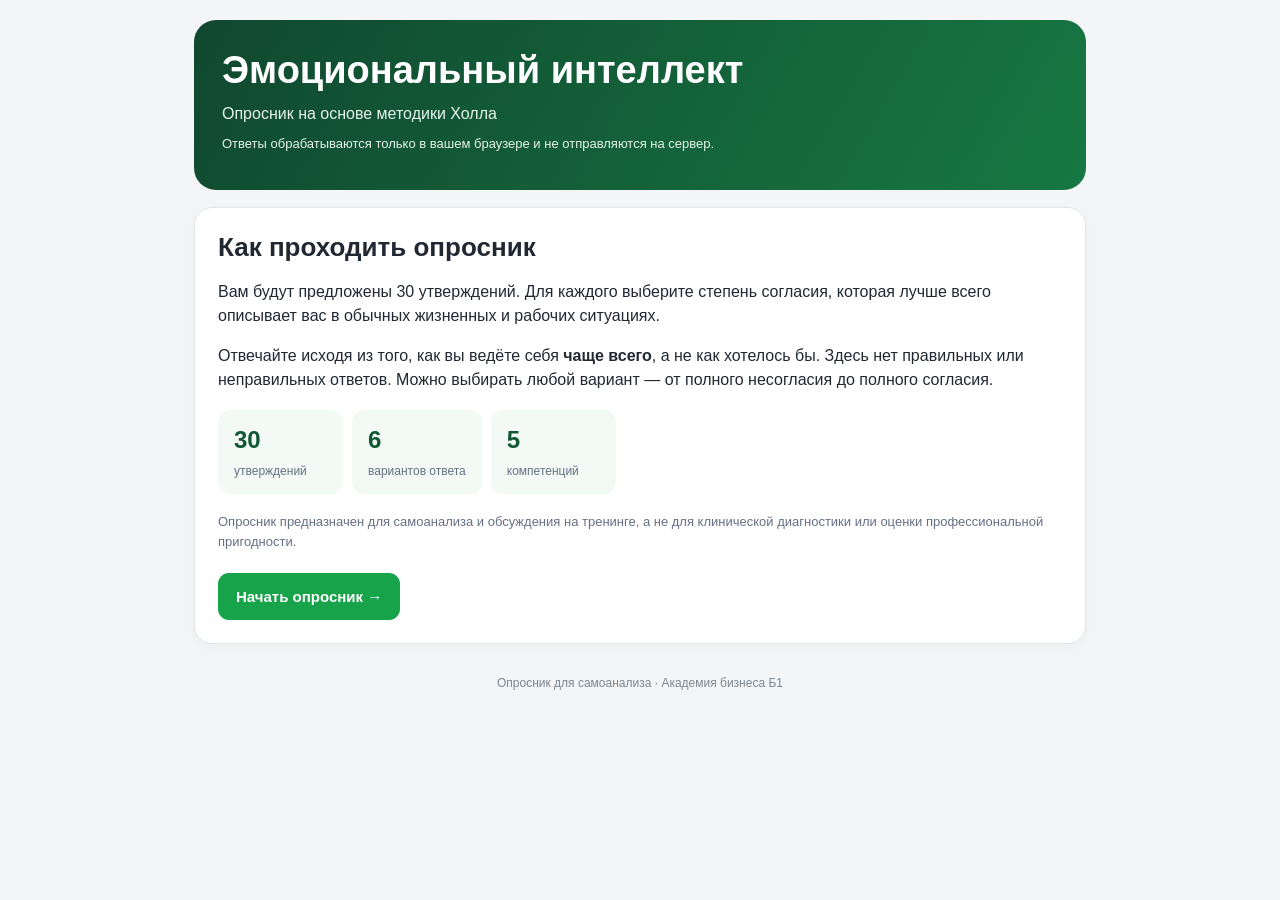
<file: hall-eq/index.html>
<!doctype html><html lang="ru"><head><meta charset="utf-8"><meta name="viewport" content="width=device-width,initial-scale=1"><meta name="theme-color" content="#145c39"><meta http-equiv="Content-Security-Policy" content="default-src 'none'; script-src 'unsafe-inline'; style-src 'unsafe-inline'; img-src data: blob:; connect-src 'none'; object-src 'none'; base-uri 'none'; form-action 'none'"><title>Эмоциональный интеллект — опросник Холла</title>
<style>:root{--green:#16a34a;--deep:#125733;--ink:#222832;--muted:#667085;--bg:#f3f5f7;--line:#e1e7e4}*{box-sizing:border-box}body{margin:0;background:var(--bg);font-family:Arial,Helvetica,sans-serif;color:var(--ink);line-height:1.5}main{max-width:920px;margin:0 auto;padding:20px 14px 70px}.hero{background:linear-gradient(120deg,#10482f,#177843);color:#fff;border-radius:22px;padding:28px}h1{font-size:clamp(26px,4vw,38px);line-height:1.16;margin:0 0 10px}h2{font-size:clamp(20px,3vw,26px);line-height:1.3;margin:0 0 13px}.hero p{color:#e7f5e9;margin:8px 0}.card{background:white;border:1px solid var(--line);border-radius:18px;padding:23px;margin-top:17px;box-shadow:0 5px 18px #10182808}.fine{color:var(--muted);font-size:13px}.stats{display:flex;flex-wrap:wrap;gap:9px;margin:18px 0}.stat{background:#f3f9f4;padding:12px 16px;border-radius:12px;min-width:125px}.stat b{font-size:24px;color:var(--deep);display:block}.stat span{font-size:12px;color:#667085}.btn{border:0;border-radius:11px;padding:13px 18px;font-size:15px;font-weight:700;cursor:pointer;min-height:47px}.primary{background:var(--green);color:white}.secondary{background:#eef2f0;color:#344054}.btn:disabled{opacity:.4;cursor:not-allowed}.actions{display:flex;flex-wrap:wrap;gap:9px;margin-top:22px}button:focus-visible{outline:3px solid #8bcca1;outline-offset:3px}.hide{display:none!important}.sticky{position:sticky;top:6px;z-index:5;background:#fffffff2;border:1px solid var(--line);padding:13px 16px;border-radius:13px;margin-top:13px;backdrop-filter:blur(12px)}.pr{display:flex;justify-content:space-between;font-weight:700;font-size:14px}.track{height:8px;background:#e4eae6;border-radius:20px;overflow:hidden;margin-top:9px}.fill{height:100%;background:var(--green);width:0;transition:width .2s}.question{font-size:clamp(18px,2.5vw,23px);font-weight:700;margin:17px 0 22px;line-height:1.45}.choices{display:grid;grid-template-columns:repeat(2,1fr);gap:10px}.choice{min-height:69px;padding:13px 14px;border:1px solid #dce4df;background:#fafcfb;border-radius:12px;text-align:left;display:flex;align-items:center;gap:12px;font-size:14px;cursor:pointer}.choice strong{border-radius:10px;background:#edf0f0;min-width:44px;text-align:center;padding:9px;color:#335341;font-size:17px}.choice.selected{border:2px solid #17904f;background:#eaf9ee;padding:12px 13px}.choice.selected strong{background:#16a34a;color:#fff}.result-total{background:#f0f9f2;border:1px solid #d3ecdb;border-radius:16px;padding:20px;margin:18px 0}.result-total b{display:block;font-size:38px;color:var(--deep);line-height:1.2}.result-total span{font-weight:700}.scale{padding:15px 0;border-bottom:1px solid #e6ebea}.scale-head{display:flex;justify-content:space-between;align-items:center;gap:10px}.scale-head b{font-size:16px}.score{font-weight:800;color:var(--deep);white-space:nowrap}.bar{height:10px;border-radius:20px;background:#e8ecef;overflow:hidden;margin:10px 0}.bar>div{height:100%;background:#16a34a}.scale p{font-size:13px;color:var(--muted);margin:5px 0}.tag{font-size:12px;background:#edf5ef;border-radius:100px;padding:4px 9px;display:inline-block}.reflection{padding:17px;background:#f8faf9;border-radius:13px;margin-top:21px}.reflection li{margin:9px 0}.note{font-size:13px;color:#586574;margin-top:17px}.footer{text-align:center;color:#7b8790;font-size:12px;padding:18px}.error{color:#ad2525;font-size:13px;min-height:20px}@media(max-width:560px){main{padding:11px 10px 60px}.hero{padding:23px 19px;border-radius:16px}.card{padding:18px;margin-top:12px}.choices{grid-template-columns:1fr}.choice{min-height:57px}.actions .btn{flex:1}}@media print{body{background:white}main{max-width:100%;padding:0}.hero,.sticky,#intro,#survey,.no-print,.footer{display:none!important}#results{display:block!important}.card{border:0;box-shadow:none;margin:0;padding:0}.scale{break-inside:avoid}#results h2{font-size:22px}@page{size:A4;margin:16mm}}</style></head><body><main>
<header class="hero"><h1>Эмоциональный интеллект</h1><p>Опросник на основе методики Холла</p><p style="font-size:13px">Ответы обрабатываются только в вашем браузере и не отправляются на сервер.</p></header>
<section id="intro" class="card"><h2>Как проходить опросник</h2><p>Вам будут предложены 30 утверждений. Для каждого выберите степень согласия, которая лучше всего описывает вас в обычных жизненных и рабочих ситуациях.</p><p>Отвечайте исходя из того, как вы ведёте себя <b>чаще всего</b>, а не как хотелось бы. Здесь нет правильных или неправильных ответов. Можно выбирать любой вариант — от полного несогласия до полного согласия.</p><div class="stats"><div class="stat"><b>30</b><span>утверждений</span></div><div class="stat"><b>6</b><span>вариантов ответа</span></div><div class="stat"><b>5</b><span>компетенций</span></div></div><p class="fine">Опросник предназначен для самоанализа и обсуждения на тренинге, а не для клинической диагностики или оценки профессиональной пригодности.</p><div class="actions"><button id="start" class="btn primary">Начать опросник →</button></div></section>
<div id="sticky" class="sticky hide"><div class="pr"><span id="stepLabel">Утверждение 1 из 30</span><span id="pct">0%</span></div><div class="track"><div class="fill" id="progress"></div></div></div>
<section id="survey" class="card hide"><div class="fine">Насколько вы согласны с утверждением?</div><div id="question" class="question"></div><div id="choices" class="choices" role="group" aria-label="Варианты ответа"></div><p id="error" class="error" role="alert"></p><div class="actions"><button id="prev" class="btn secondary">← Назад</button><button id="next" class="btn primary" disabled>Следующее утверждение →</button></div></section>
<section id="results" class="card hide"><h2>Ваши результаты</h2><p class="fine">Самооценка эмоциональных компетенций по опроснику Холла</p><div id="total" class="result-total"></div><h2>Результаты по компетенциям</h2><div id="scales"></div><div class="reflection"><b>Вопросы для рефлексии</b><ul><li>Какие компетенции вы считаете своими сильными сторонами? В чём это проявляется?</li><li>Какие результаты оказались неожиданными? Какие ситуации помогают их объяснить?</li><li>Какую одну привычку в работе с эмоциями вы хотели бы развить?</li></ul></div><p class="note">Результаты отражают ваши ответы, а не объективно измеренные способности. Границы «низкий / средний / высокий» взяты из распространённой учебной интерпретации методики и не должны использоваться для кадровых решений.</p><div class="actions no-print"><button id="print" class="btn primary">Сохранить в PDF / печать</button><button id="copy" class="btn secondary">Скопировать результаты</button><button id="again" class="btn secondary">Пройти заново</button></div><p id="copied" class="fine no-print" aria-live="polite"></p></section>
<p class="footer">Опросник для самоанализа · Академия бизнеса Б1</p></main>
<script>const QUESTIONS=["Для меня как отрицательные, так и положительные эмоции служат источником знания о том, как поступать в жизни.","Отрицательные эмоции помогают мне понять, что я должен изменить в своей жизни.","Я спокоен, когда испытываю давление со стороны.","Я способен наблюдать изменение своих чувств.","Когда необходимо, я могу сохранять спокойствие и сосредоточенность, чтобы действовать в соответствии с требованиями ситуации.","Когда необходимо, я могу вызывать у себя разные положительные эмоции — например, радость, веселье или воодушевление.","Я слежу за тем, как я себя чувствую.","После того как что-то расстроило меня, я могу легко совладать со своими чувствами.","Я способен выслушивать проблемы других людей.","Я не зацикливаюсь на отрицательных эмоциях.","Я чувствителен к эмоциональным потребностям других.","Я могу действовать на других людей успокаивающе.","Столкнувшись с препятствием, я могу снова и снова предпринимать попытки его преодолеть.","Я стараюсь подходить к жизненным проблемам творчески.","Я адекватно реагирую на настроения, побуждения и желания других людей.","Я могу легко входить в состояние спокойствия, готовности и сосредоточенности.","Когда позволяет время, я обращаюсь к своим негативным чувствам и разбираюсь, в чем проблема.","Я способен быстро успокоиться после неожиданного огорчения.","Мне важно понимать, что я на самом деле чувствую, чтобы поддерживать хорошее эмоциональное самочувствие.","Я хорошо понимаю эмоции других людей, даже если они не выражены открыто.","Я могу хорошо распознавать эмоции по выражению лица.","Я могу легко отбросить негативные чувства, когда необходимо действовать.","Я хорошо улавливаю знаки в общении, которые указывают на то, в чем другие нуждаются.","Люди считают меня хорошим знатоком переживаний других людей.","Люди, которые осознают свои истинные чувства, лучше управляют своей жизнью.","Я способен улучшить настроение других людей.","Со мной можно посоветоваться по вопросам отношений между людьми.","Я хорошо настраиваюсь на эмоции других людей.","Я помогаю другим использовать их побуждения для достижения личных целей.","Я могу легко отключиться от переживания неприятностей."];const SCALES=[["Самоосознание",[1,2,4,17,19,25],"Насколько вы замечаете и понимаете собственные эмоциональные состояния."],["Саморегуляция",[3,7,8,10,18,30],"Насколько легко вам справляться с эмоциональным напряжением и восстанавливать равновесие."],["Внутриличностная мотивация",[5,6,13,14,16,22],"Насколько вам удаётся управлять своим состоянием для решения задач."],["Эмпатия",[9,11,20,21,23,28],"Насколько вы замечаете и понимаете переживания других людей."],["Социальные навыки",[12,15,24,26,27,29],"Насколько вы замечаете эмоциональные сигналы других и можете влиять на атмосферу общения."]];const VALUES=[-3,-2,-1,1,2,3];const LABELS=["Полностью не согласен","В основном не согласен","Отчасти не согласен","Отчасти согласен","В основном согласен","Полностью согласен"];const KEY="b1_hall_eq_v1";let answers=Array(30).fill(null),index=0;const el=id=>document.getElementById(id);try{const saved=JSON.parse(localStorage.getItem(KEY)||"null");if(saved&&Array.isArray(saved.a)&&saved.a.length===30&&saved.a.every(x=>x===null||VALUES.includes(x))){answers=saved.a;index=Math.max(0,Math.min(29,Number(saved.i)||0));}}catch(e){}function save(){try{localStorage.setItem(KEY,JSON.stringify({a:answers,i:index}))}catch(e){}}function show(section){["intro","survey","results"].forEach(id=>el(id).classList.toggle("hide",id!==section));el("sticky").classList.toggle("hide",section!=="survey");window.scrollTo(0,0)}function render(){el("stepLabel").textContent="Утверждение "+(index+1)+" из 30";const filled=answers.filter(x=>x!==null).length;el("pct").textContent=Math.round(filled/30*100)+"%";el("progress").style.width=filled/30*100+"%";el("question").textContent=QUESTIONS[index];const c=el("choices");c.replaceChildren();LABELS.forEach((label,i)=>{const b=document.createElement("button");b.type="button";b.className="choice"+(answers[index]===VALUES[i]?" selected":"");b.setAttribute("aria-pressed",String(answers[index]===VALUES[i]));const span=document.createElement("span");span.textContent=label;b.append(span);b.onclick=()=>{answers[index]=VALUES[i];save();render()};c.appendChild(b)});el("prev").disabled=index===0;el("next").disabled=answers[index]===null;el("next").textContent=index===29?"Показать результаты →":"Следующее утверждение →";el("error").textContent=""}function level(n,overall=false){return n>=(overall?70:14)?"Высокий":n>=(overall?40:8)?"Средний":"Низкий"}function compute(){const groups=SCALES.map(s=>({name:s[0],desc:s[2],score:s[1].reduce((n,i)=>n+answers[i-1],0)}));return {groups,total:groups.reduce((n,g)=>n+g.score,0)}}function result(){if(answers.some(x=>x===null)){index=answers.findIndex(x=>x===null);show("survey");render();return}const r=compute();el("total").replaceChildren();const big=document.createElement("b");big.textContent=(r.total>0?"+":"")+r.total+" баллов";const label=document.createElement("span");label.textContent="Общий уровень: "+level(r.total,true).toLowerCase();el("total").append(big,label);const holder=el("scales");holder.replaceChildren();r.groups.forEach(g=>{const row=document.createElement("div");row.className="scale";const head=document.createElement("div");head.className="scale-head";const name=document.createElement("b");name.textContent=g.name;const score=document.createElement("span");score.className="score";score.textContent=(g.score>0?"+":"")+g.score+" из возможных +18";head.append(name,score);const bar=document.createElement("div");bar.className="bar";const val=document.createElement("div");val.style.width=((g.score+18)/36*100)+"%";bar.append(val);const tag=document.createElement("span");tag.className="tag";tag.textContent=level(g.score)+" уровень";const desc=document.createElement("p");desc.textContent=g.desc;row.append(head,bar,tag,desc);holder.append(row)});show("results")}el("start").onclick=()=>{show("survey");render()};el("prev").onclick=()=>{if(index>0){index--;save();render()}};el("next").onclick=()=>{if(answers[index]===null)return;if(index<29){index++;save();render()}else result()};el("again").onclick=()=>{if(!confirm("Удалить предыдущие ответы и пройти опросник заново?"))return;answers=Array(30).fill(null);index=0;save();show("intro")};el("print").onclick=()=>window.print();el("copy").onclick=()=>{const r=compute();const content="Опросник Холла — эмоциональный интеллект\nОбщий результат: "+r.total+" ("+level(r.total,true)+")\n"+r.groups.map(g=>g.name+": "+g.score+" ("+level(g.score)+")").join("\n");if(navigator.clipboard&&navigator.clipboard.writeText){navigator.clipboard.writeText(content).then(()=>el("copied").textContent="Результаты скопированы").catch(()=>el("copied").textContent="Не удалось скопировать")}else el("copied").textContent="Копирование недоступно в этом браузере"};if(answers.every(x=>x!==null))result();</script></body></html>
</file>
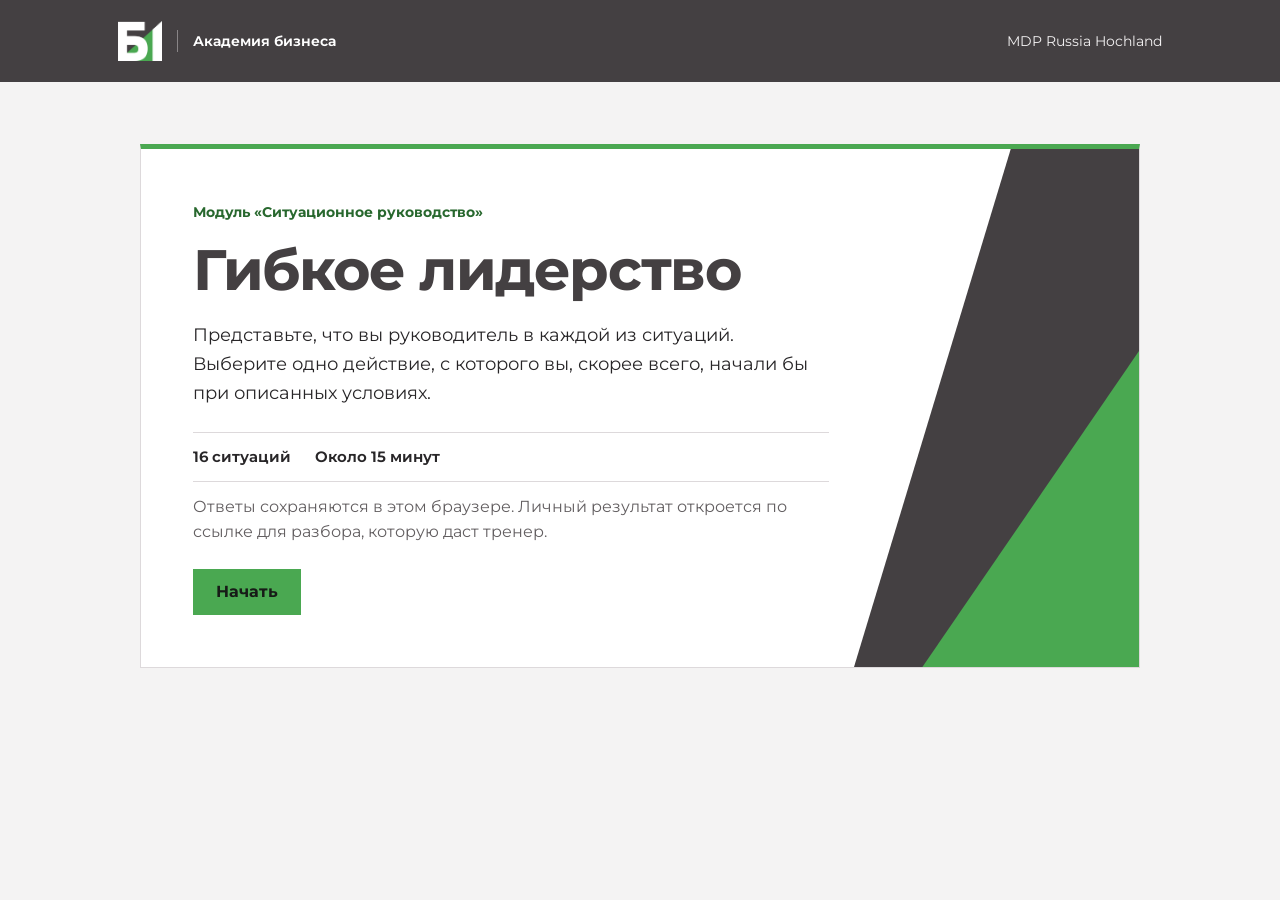
<file: hochland-flex-leadership/index.html>
<!doctype html>
<html lang="ru">
<head>
  <meta charset="utf-8">
  <meta name="viewport" content="width=device-width, initial-scale=1">
  <meta name="robots" content="noindex, nofollow">
  <meta name="theme-color" content="#444042">
  <meta name="description" content="16 управленческих ситуаций для модуля «Ситуационное руководство» программы MDP Hochland.">
  <title>Гибкое лидерство · MDP Hochland</title>
  <link rel="stylesheet" href="styles.css?v=3">
  <script defer src="cases.js"></script>
  <script defer src="app.js?v=5"></script>
</head>
<body>
  <header class="masthead">
    <div class="masthead-inner">
      <div class="wordmark"><img src="assets/b1-mark.png" width="44" height="41" alt="Б1"><span class="wordmark-name">Академия бизнеса</span></div>
      <span class="program">MDP Russia Hochland</span>
    </div>
  </header>
  <main id="app" class="shell"></main>
  <noscript><p class="shell">Для прохождения опросника включите JavaScript в браузере.</p></noscript>
</body>
</html>
</file>
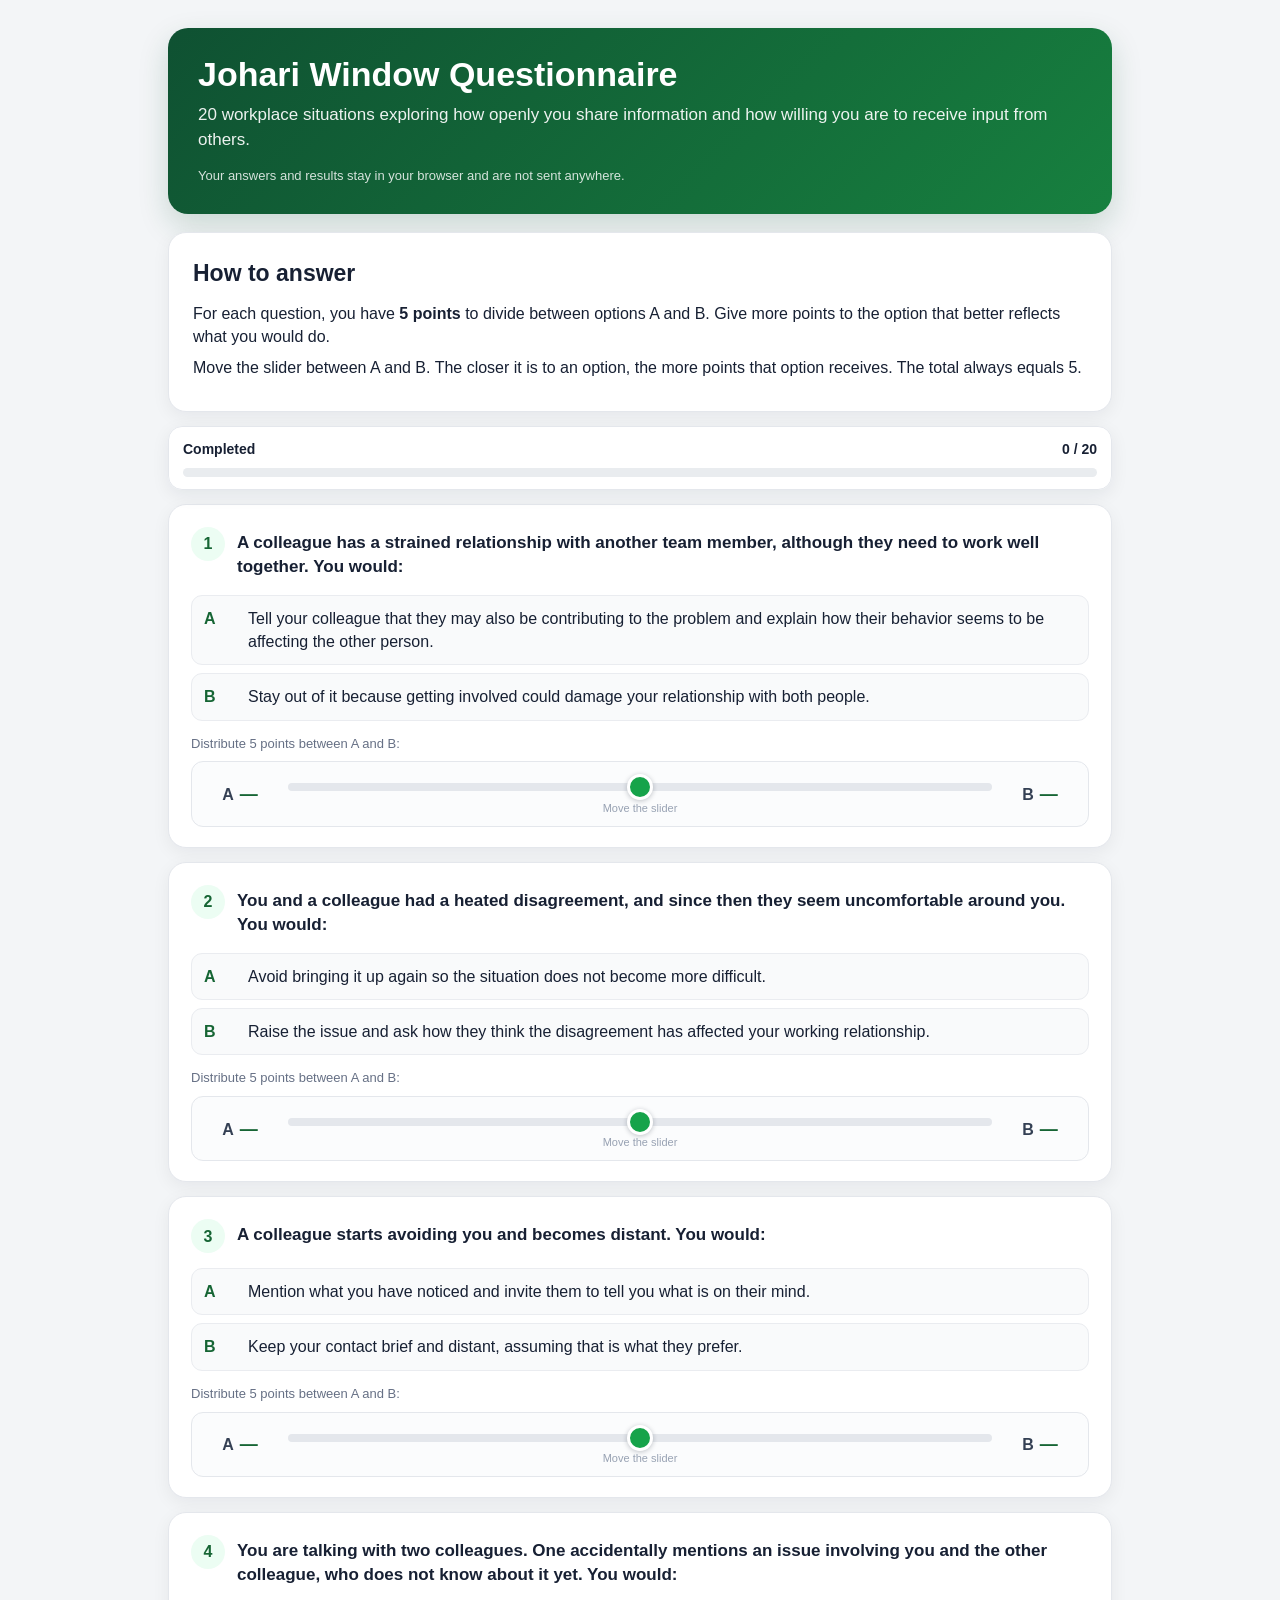
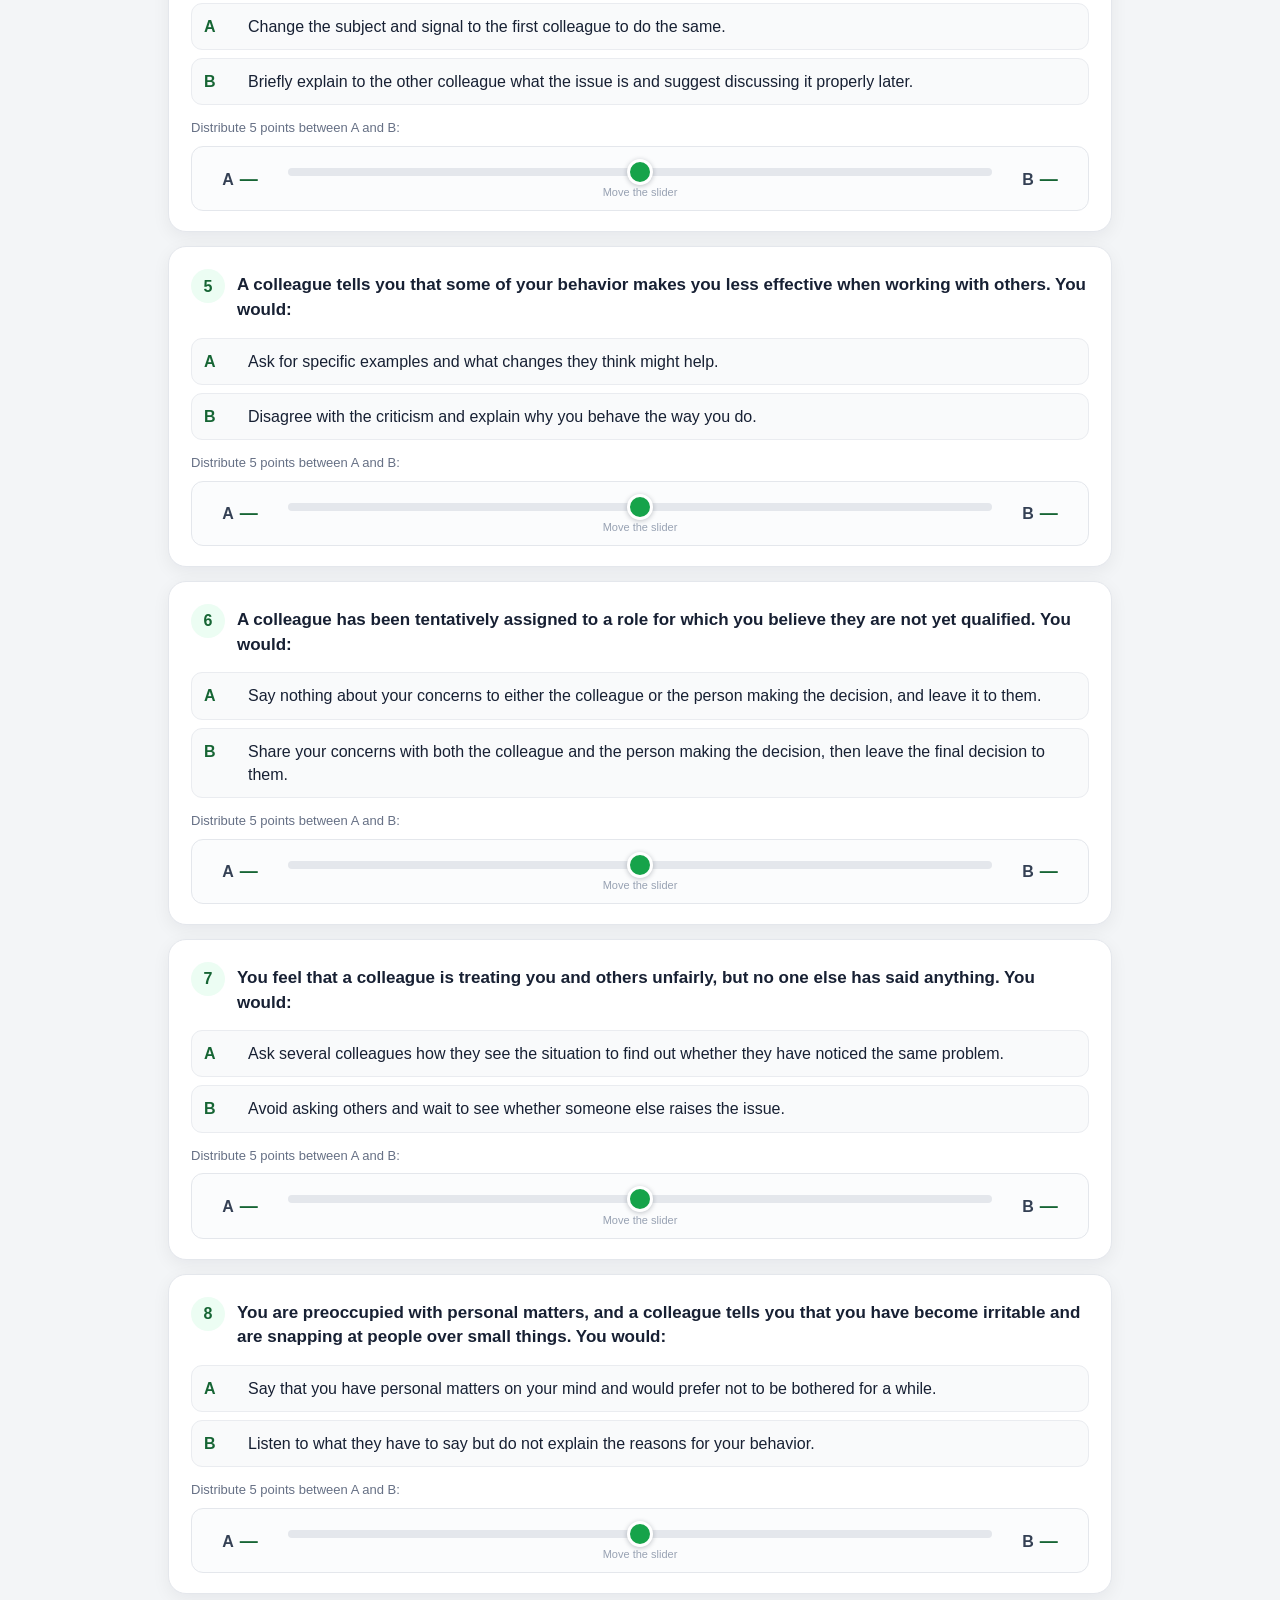
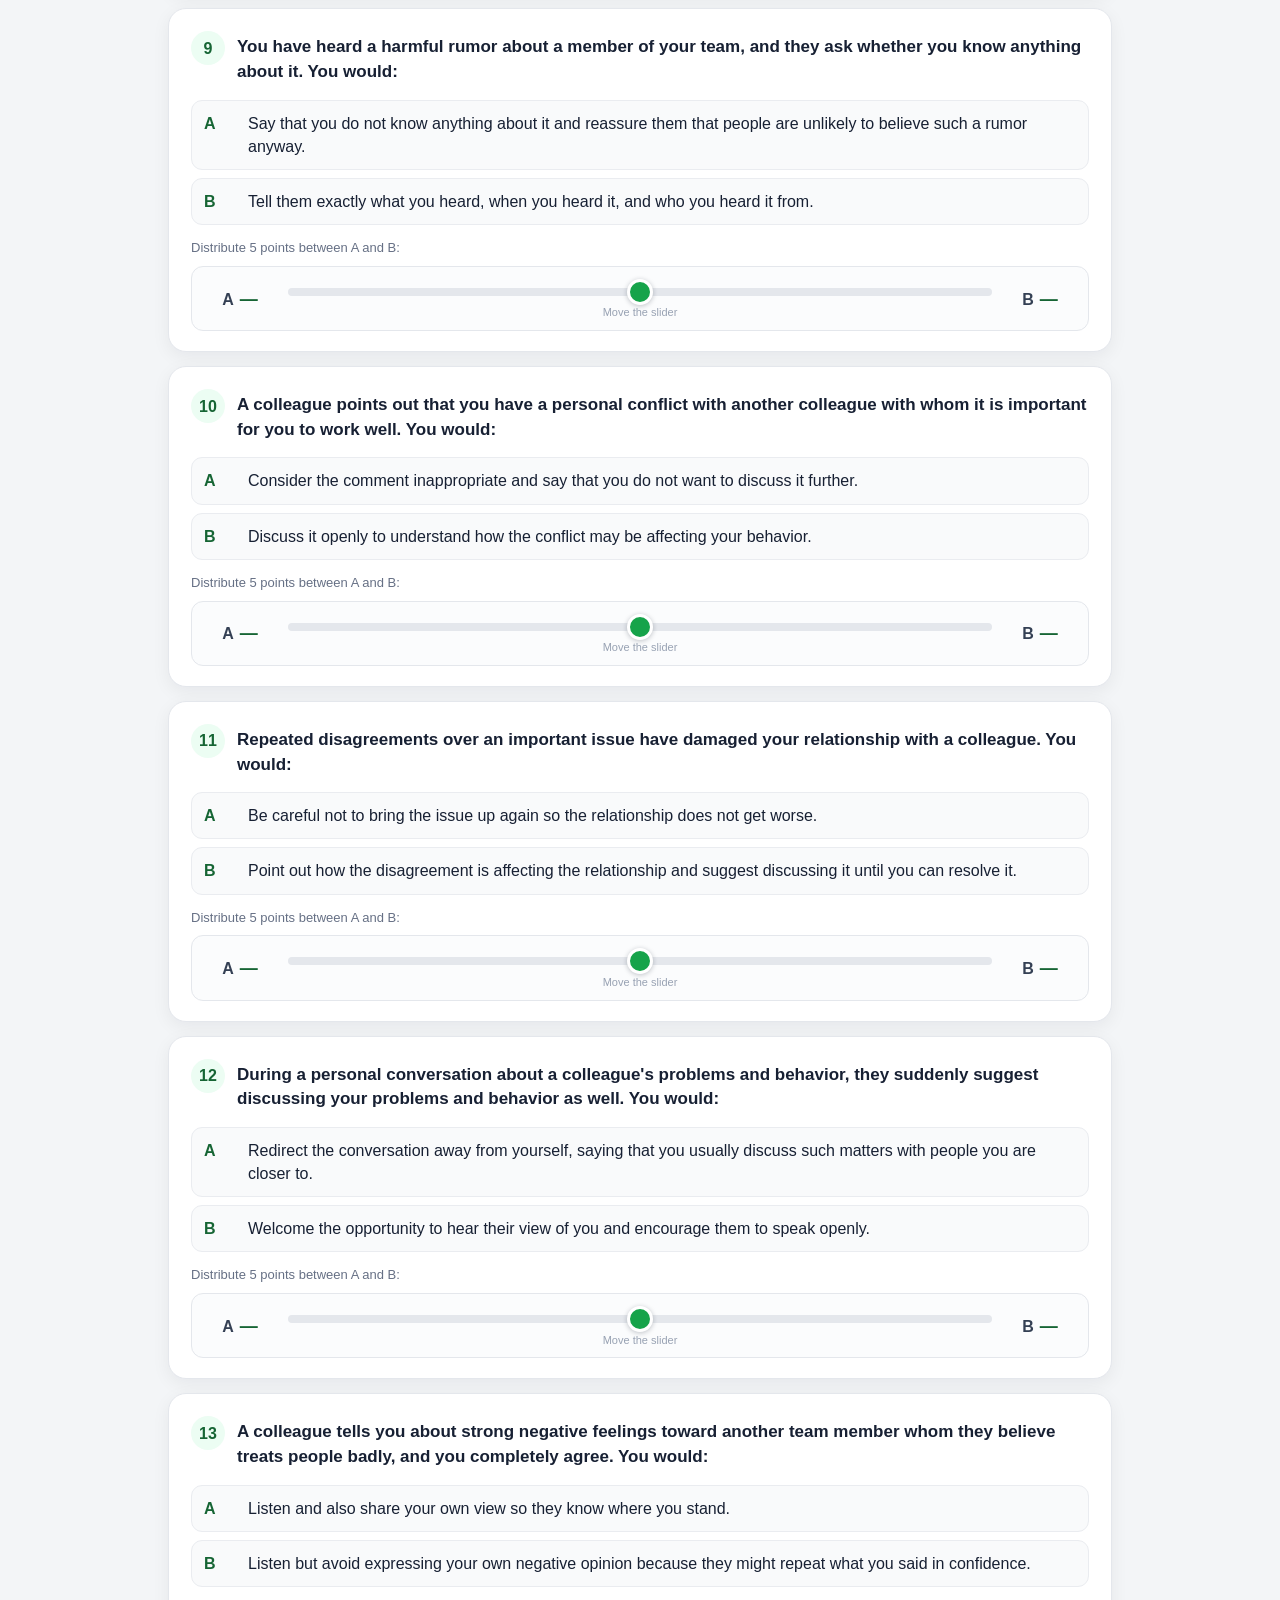
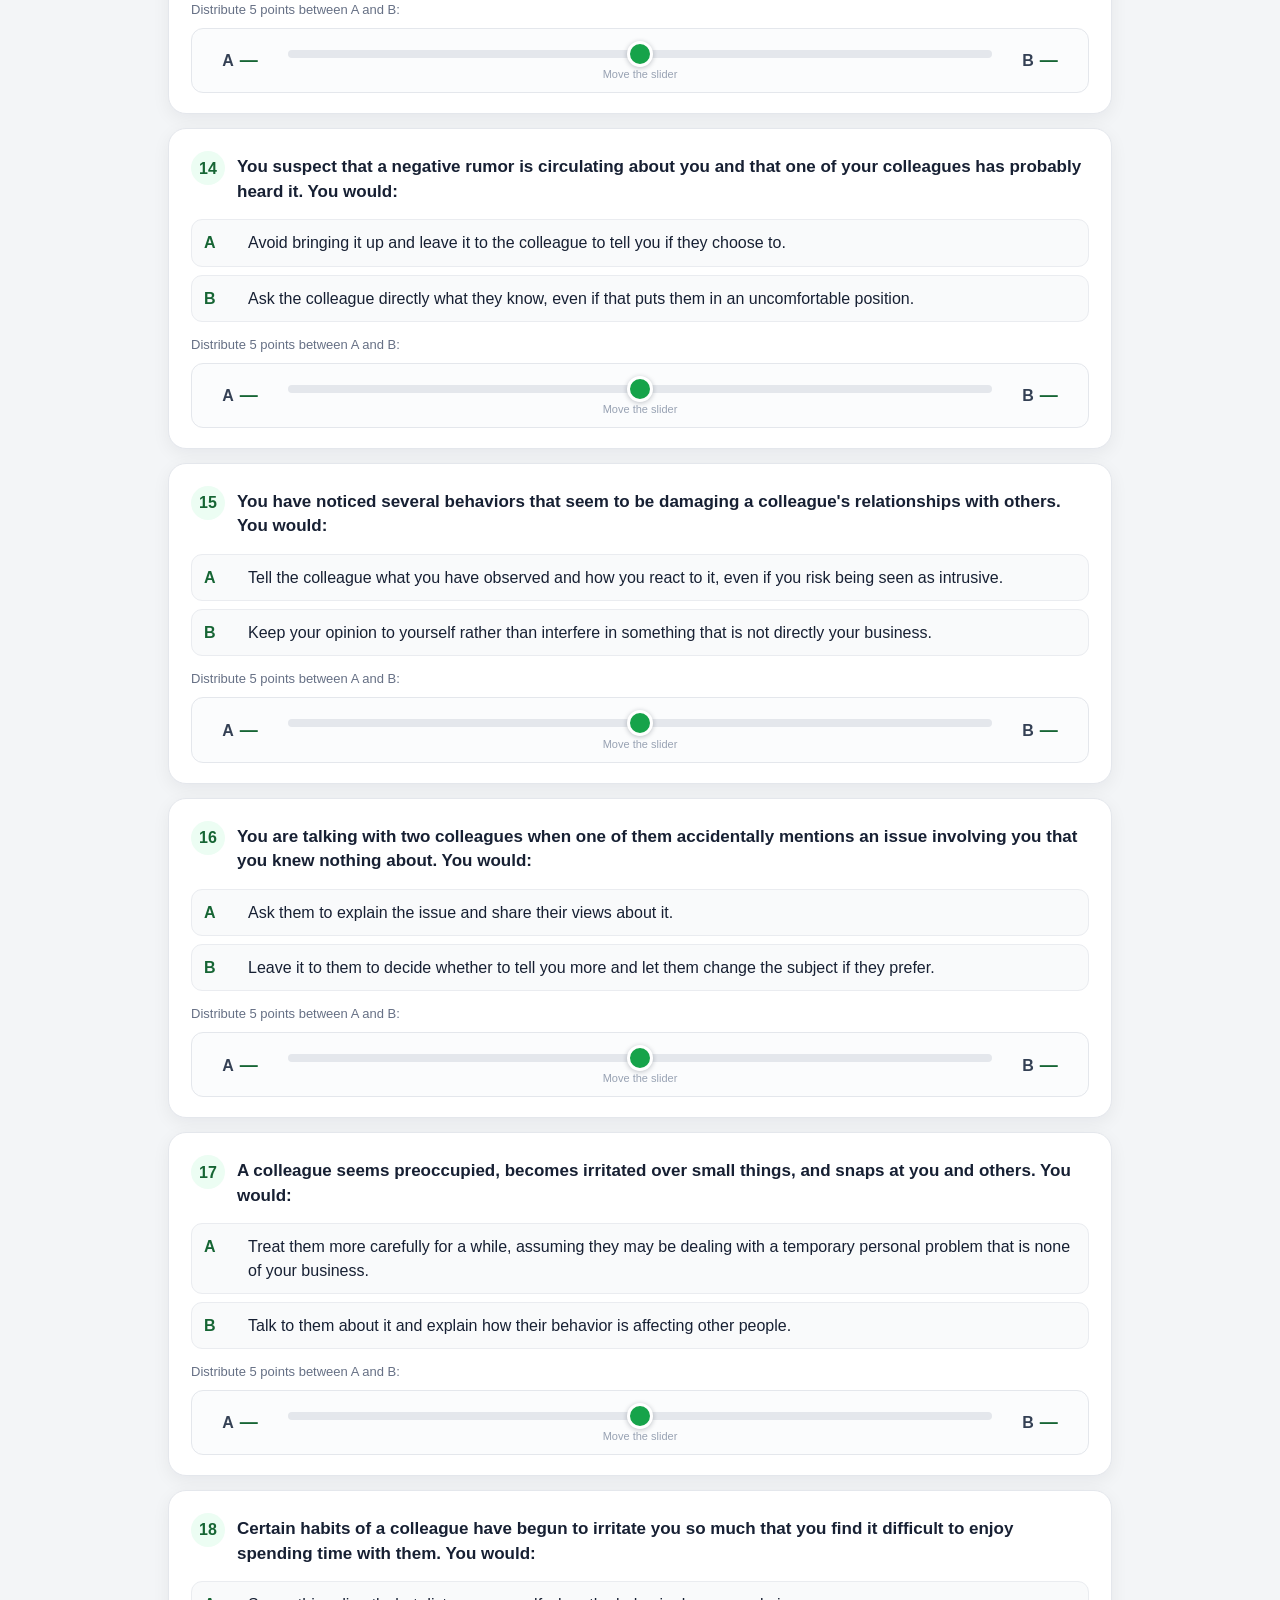
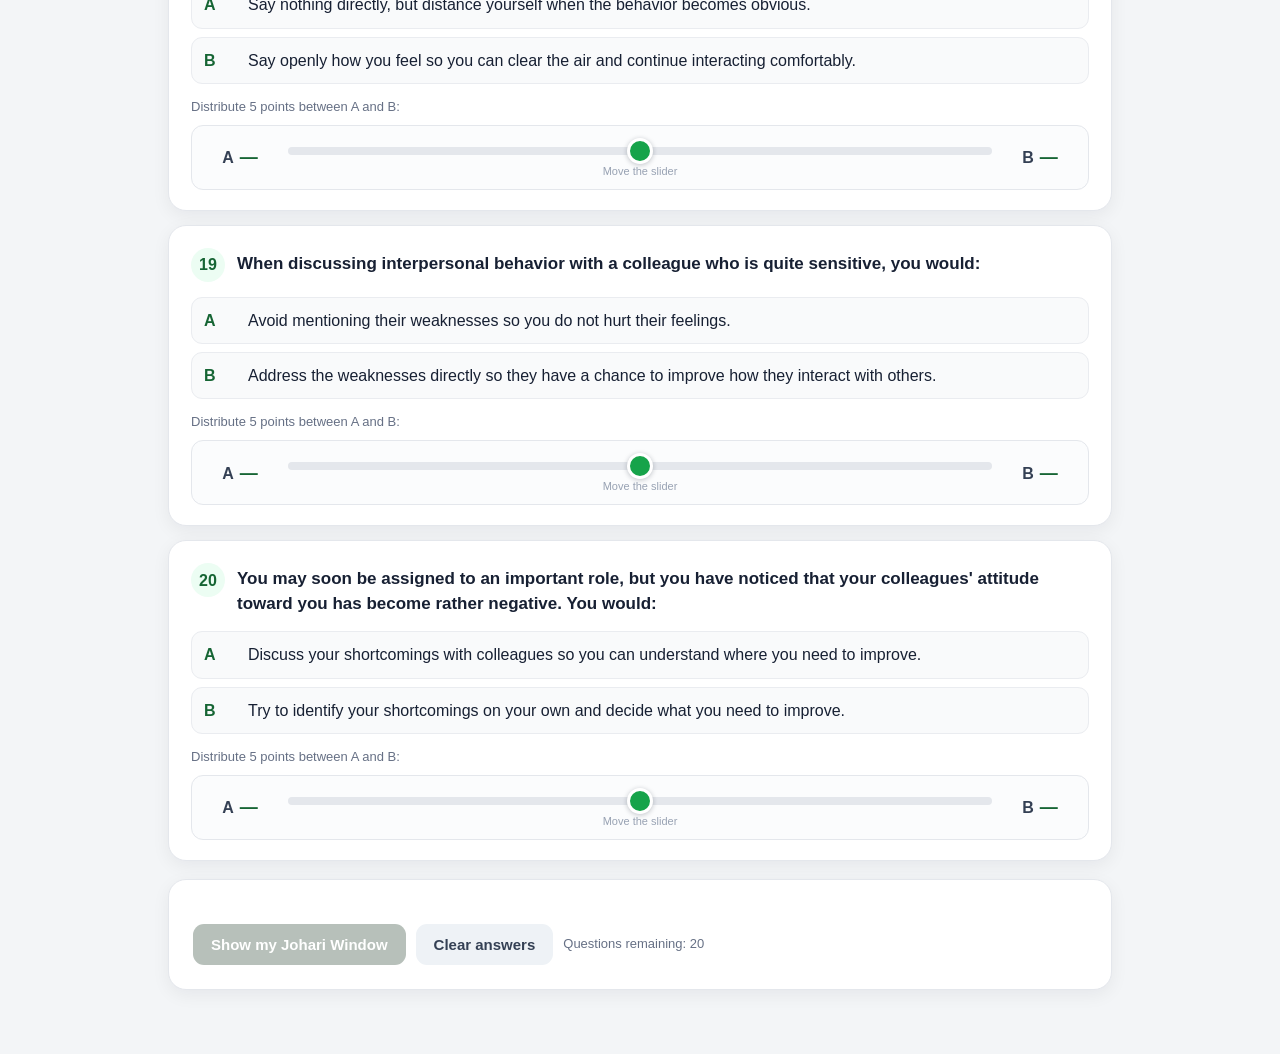
<file: johari-en/index.html>
<!doctype html>
<html lang="en">
<head>
  <meta charset="utf-8" />
  <meta name="viewport" content="width=device-width, initial-scale=1" />
  <title>Johari Window Questionnaire</title>
  <style>
    :root{
      --green:#16a34a;
      --green-dark:#166534;
      --green-soft:#dcfce7;
      --ink:#172033;
      --muted:#667085;
      --line:#d0d5dd;
      --paper:#ffffff;
      --bg:#f3f5f7;
      --blue:#2563eb;
    }
    *{box-sizing:border-box}
    html{scroll-behavior:smooth}
    body{
      margin:0;
      font-family: Arial, Helvetica, sans-serif;
      color:var(--ink);
      background:var(--bg);
      line-height:1.45;
    }
    .wrap{max-width:980px;margin:0 auto;padding:28px 18px 64px}
    .hero{
      background:linear-gradient(135deg,#0f5132 0%,#17803f 100%);
      color:white;
      border-radius:20px;
      padding:28px 30px;
      box-shadow:0 12px 30px rgba(15,81,50,.18);
    }
    h1{font-size:34px;line-height:1.1;margin:0 0 10px}
    .subtitle{font-size:17px;margin:0;opacity:.92}
    .privacy{margin-top:14px;font-size:13px;opacity:.82}
    .panel{
      background:var(--paper);
      border:1px solid #e4e7ec;
      border-radius:18px;
      padding:24px;
      margin-top:18px;
      box-shadow:0 5px 18px rgba(16,24,40,.06);
    }
    .instructions h2,.results h2{margin:0 0 12px;font-size:23px}
    .instructions p{margin:8px 0}
    .pair-examples{display:flex;flex-wrap:wrap;gap:8px;margin-top:12px}
    .chip{background:#f2f4f7;border:1px solid #e4e7ec;border-radius:999px;padding:6px 10px;font-size:13px}
    .sticky{
      position:sticky;top:8px;z-index:20;
      margin:14px 0;
      background:rgba(255,255,255,.96);
      backdrop-filter: blur(8px);
      border:1px solid #e4e7ec;
      border-radius:14px;
      padding:12px 14px;
      box-shadow:0 5px 18px rgba(16,24,40,.07);
    }
    .progress-row{display:flex;justify-content:space-between;gap:12px;align-items:center;font-size:14px;font-weight:700}
    .bar{height:9px;background:#e9ecef;border-radius:999px;overflow:hidden;margin-top:8px}
    .bar>div{height:100%;width:0;background:var(--green);transition:width .2s ease}
    .question{padding:22px 22px 20px;margin-top:14px}
    .question.answered{border-color:#a7d8b7;box-shadow:0 5px 18px rgba(22,163,74,.07)}
    .qhead{display:flex;align-items:flex-start;gap:12px;margin-bottom:15px}
    .qnum{flex:0 0 34px;height:34px;border-radius:50%;background:#ecfdf3;color:var(--green-dark);display:grid;place-items:center;font-weight:800}
    .qtext{font-size:17px;font-weight:700;padding-top:4px}
    .answer{display:grid;grid-template-columns:34px 1fr;gap:10px;padding:11px 12px;border-radius:11px;background:#f9fafb;margin:8px 0;border:1px solid #eaecf0}
    .letter{font-weight:800;color:var(--green-dark)}
    .score-label{font-size:13px;color:var(--muted);margin:14px 0 8px}
    .score-slider-row{
      display:grid;grid-template-columns:72px minmax(120px,1fr) 72px;gap:12px;align-items:center;
      padding:10px 12px;border:1px solid #e4e7ec;border-radius:12px;background:#fbfcfd;
    }
    .score-end{display:flex;align-items:baseline;justify-content:center;gap:6px;font-size:16px;font-weight:800;color:#344054;white-space:nowrap}
    .score-end .score-live{min-width:18px;text-align:center;color:var(--green-dark);font-size:18px}
    .range-wrap{position:relative;padding:2px 0 18px}
    .score-range{-webkit-appearance:none;appearance:none;width:100%;height:8px;border-radius:999px;background:#e4e7ec;outline:none;margin:0;cursor:pointer}
    .score-range::-webkit-slider-thumb{-webkit-appearance:none;appearance:none;width:26px;height:26px;border-radius:50%;background:var(--green);border:3px solid #fff;box-shadow:0 1px 5px rgba(16,24,40,.25);cursor:pointer}
    .score-range::-moz-range-thumb{width:22px;height:22px;border-radius:50%;background:var(--green);border:3px solid #fff;box-shadow:0 1px 5px rgba(16,24,40,.25);cursor:pointer}
    .slider-hint{position:absolute;left:0;right:0;bottom:-1px;text-align:center;font-size:11px;color:#98a2b3;pointer-events:none}
    .question.answered .score-slider-row{border-color:#a7d8b7;background:#f8fcf9}
    .question.answered .slider-hint{display:none}
    .actions{display:flex;gap:10px;flex-wrap:wrap;align-items:center;margin-top:20px}
    button.primary,button.secondary{
      border:0;border-radius:11px;padding:12px 18px;font-size:15px;font-weight:800;cursor:pointer;
    }
    button.primary{background:var(--green);color:white}
    button.primary:disabled{background:#b7c0ba;cursor:not-allowed}
    button.secondary{background:#eef2f6;color:#344054}
    .hint{font-size:13px;color:var(--muted)}
    .results{display:none;margin-top:22px}
    .results.show{display:block}
    .score-cards{display:grid;grid-template-columns:repeat(2,1fr);gap:12px;margin:15px 0 22px}
    .score-card{border:1px solid #e4e7ec;border-radius:14px;padding:14px 16px;background:#fbfcfd}
    .score-card .name{font-size:13px;color:var(--muted);margin-bottom:4px}
    .score-card .value{font-size:28px;font-weight:900;color:var(--green-dark)}
    .score-card .max{font-size:14px;color:var(--muted);font-weight:400}

    .window-wrap{max-width:690px;margin:18px auto 10px}
    .chart-head-row,.chart-row{display:grid;grid-template-columns:52px 1fr;gap:8px;align-items:stretch}
    .x-title{text-align:center;font-weight:800;margin-bottom:8px}
    .y-title{writing-mode:vertical-rl;transform:rotate(180deg);display:flex;align-items:center;justify-content:center;font-weight:800;text-align:center}
    .johari{
      width:100%;aspect-ratio:1/1;
      border:3px solid #344054;
      display:grid;
      position:relative;
      background:white;
      overflow:hidden;
    }
    .pane{display:flex;align-items:center;justify-content:center;text-align:center;padding:10px;border:1px solid rgba(52,64,84,.5);font-weight:900;font-size:clamp(12px,2vw,22px);overflow:hidden}
    .pane small{display:block;font-weight:500;font-size:.63em;margin-top:4px;line-height:1.25}
    .open{background:#dcfce7}
    .blind{background:#fef3c7}
    .hidden{background:#dbeafe}
    .unknown{background:#f1f5f9}
    .axis-top,.axis-left{font-size:11px;color:#475467;font-weight:600}
    .axis-top{position:relative;height:18px;margin-bottom:3px}
    .axis-top span{position:absolute;transform:translateX(-50%);white-space:nowrap}
    .axis-top span:first-child{transform:none}
    .axis-top span:last-child{transform:translateX(-100%)}
    .axis-left{position:absolute;left:-31px;top:0;height:100%;width:25px}
    .axis-left span{position:absolute;right:0;transform:translateY(-50%);white-space:nowrap}
    .axis-left span:first-child{transform:none}
    .axis-left span:last-child{transform:translateY(-100%)}
    .chart-box{position:relative}
    .grid-lines{position:absolute;inset:0;pointer-events:none;z-index:5}
    .grid-line-v,.grid-line-h{position:absolute;background:rgba(52,64,84,.22)}
    .grid-line-v{top:0;bottom:0;width:1px}
    .grid-line-h{left:0;right:0;height:1px}
    .pane{position:relative;z-index:1}
    .percentile{display:block;margin-top:3px;font-size:12px;color:#667085;font-weight:700}
    .result-note{margin:18px 0 0;padding:14px 16px;border-radius:12px;background:#f8fafc;border:1px solid #e4e7ec;font-size:14px;color:#475467}
    .copy-ok{display:none;color:var(--green-dark);font-size:13px;font-weight:700}
    .copy-ok.show{display:inline}
    .footer{font-size:12px;color:#667085;margin-top:20px;text-align:center}
    @media (max-width:680px){
      h1{font-size:28px}.hero{padding:22px 20px}.panel{padding:18px}.question{padding:17px 15px}.qtext{font-size:16px}
      .score-slider-row{grid-template-columns:58px minmax(110px,1fr) 58px;gap:8px;padding:10px 8px}.score-end{font-size:15px}.score-end .score-live{font-size:17px}.score-cards{grid-template-columns:1fr}.chart-head-row,.chart-row{grid-template-columns:36px 1fr}.y-title{font-size:12px}
      .axis-top{font-size:9px}
    }
    @media print{
      body{background:white}.wrap{max-width:none;padding:0}.hero,.instructions,.sticky,.question,.actions,.footer{display:none!important}
      .results{display:block!important;border:0;box-shadow:none;margin:0}.window-wrap{max-width:650px}.result-note{display:none}
    }
  </style>
<!-- Workplace English adaptation based on the 20-item Johari Window Questionnaire; scoring key preserved. -->
</head>
<body>
<div class="wrap">
  <section class="hero">
    <h1>Johari Window Questionnaire</h1>
    <p class="subtitle">20 workplace situations exploring how openly you share information and how willing you are to receive input from others.</p>
    <div class="privacy">Your answers and results stay in your browser and are not sent anywhere.</div>
  </section>

  <section class="panel instructions">
    <h2>How to answer</h2>
    <p>For each question, you have <b>5 points</b> to divide between options A and B. Give more points to the option that better reflects what you would do.</p>
    <p>Move the slider between A and B. The closer it is to an option, the more points that option receives. The total always equals 5.</p>
  </section>

  <div class="sticky">
    <div class="progress-row"><span>Completed</span><span id="progressText">0 / 20</span></div>
    <div class="bar"><div id="progressBar"></div></div>
  </div>

  <main id="questions"></main>

  <section class="panel">
    <div class="actions">
      <button class="primary" id="calcBtn" disabled>Show my Johari Window</button>
      <button class="secondary" id="resetBtn" type="button">Clear answers</button>
      <span class="hint" id="completeHint">Answer all 20 questions.</span>
    </div>
  </section>

  <section class="panel results" id="results">
    <h2>Your result</h2>
    <div class="score-cards">
      <div class="score-card">
        <div class="name">Openness to input from others</div>
        <div class="value"><span id="solicitPct">—</span> <span class="max">из 100</span></div>
      </div>
      <div class="score-card">
        <div class="name">Willingness to share information</div>
        <div class="value"><span id="givePct">—</span> <span class="max">из 100</span></div>
      </div>
    </div>

    <div class="window-wrap">
      <div class="chart-head-row"><div></div><div class="x-title">Openness to input from others →</div></div>
      <div class="chart-head-row"><div></div><div class="axis-top" id="axisTop"></div></div>
      <div class="chart-row">
        <div class="y-title">Willingness to share information →</div>
        <div class="chart-box">
          <div class="axis-left" id="axisLeft"></div>
          <div class="johari" id="johari">
            <div class="pane open"><div>Arena<small>known to me and to others</small></div></div>
            <div class="pane blind"><div>Blind Spot<small>known to others, not known to me</small></div></div>
            <div class="pane hidden"><div>Facade<small>known to me, not known to others</small></div></div>
            <div class="pane unknown"><div>Unknown Area<small>not known to me or to others</small></div></div>
            <div class="grid-lines" id="gridLines"></div>
          </div>
        </div>
      </div>
    </div>

    <div class="result-note"><p><b>The Johari Window shows how we exchange information with others:</b> how willing we are to share what we know and think, and how open we are to input from other people.</p><p>The higher both scores are, the larger the <b>Arena - the area of open interaction.</b></p><p>The 0-100 scale is non-linear, so the distance between neighboring marks is not equal. This is not a good/bad rating; it is a prompt for reflection and discussion.</p></div>
    <div class="actions">
      <button class="secondary" id="copyBtn" type="button">Copy result</button>
      <button class="secondary" id="savePngBtn" type="button">Save image</button>
      <button class="secondary" id="pdfBtn" type="button">Save PDF</button>
      <span class="copy-ok" id="copyOk">Done</span>
    </div>
  </section>

</div>

<script>
const questions = [
  {
    "q": "A colleague has a strained relationship with another team member, although they need to work well together. You would:",
    "a": "Tell your colleague that they may also be contributing to the problem and explain how their behavior seems to be affecting the other person.",
    "b": "Stay out of it because getting involved could damage your relationship with both people."
  },
  {
    "q": "You and a colleague had a heated disagreement, and since then they seem uncomfortable around you. You would:",
    "a": "Avoid bringing it up again so the situation does not become more difficult.",
    "b": "Raise the issue and ask how they think the disagreement has affected your working relationship."
  },
  {
    "q": "A colleague starts avoiding you and becomes distant. You would:",
    "a": "Mention what you have noticed and invite them to tell you what is on their mind.",
    "b": "Keep your contact brief and distant, assuming that is what they prefer."
  },
  {
    "q": "You are talking with two colleagues. One accidentally mentions an issue involving you and the other colleague, who does not know about it yet. You would:",
    "a": "Change the subject and signal to the first colleague to do the same.",
    "b": "Briefly explain to the other colleague what the issue is and suggest discussing it properly later."
  },
  {
    "q": "A colleague tells you that some of your behavior makes you less effective when working with others. You would:",
    "a": "Ask for specific examples and what changes they think might help.",
    "b": "Disagree with the criticism and explain why you behave the way you do."
  },
  {
    "q": "A colleague has been tentatively assigned to a role for which you believe they are not yet qualified. You would:",
    "a": "Say nothing about your concerns to either the colleague or the person making the decision, and leave it to them.",
    "b": "Share your concerns with both the colleague and the person making the decision, then leave the final decision to them."
  },
  {
    "q": "You feel that a colleague is treating you and others unfairly, but no one else has said anything. You would:",
    "a": "Ask several colleagues how they see the situation to find out whether they have noticed the same problem.",
    "b": "Avoid asking others and wait to see whether someone else raises the issue."
  },
  {
    "q": "You are preoccupied with personal matters, and a colleague tells you that you have become irritable and are snapping at people over small things. You would:",
    "a": "Say that you have personal matters on your mind and would prefer not to be bothered for a while.",
    "b": "Listen to what they have to say but do not explain the reasons for your behavior."
  },
  {
    "q": "You have heard a harmful rumor about a member of your team, and they ask whether you know anything about it. You would:",
    "a": "Say that you do not know anything about it and reassure them that people are unlikely to believe such a rumor anyway.",
    "b": "Tell them exactly what you heard, when you heard it, and who you heard it from."
  },
  {
    "q": "A colleague points out that you have a personal conflict with another colleague with whom it is important for you to work well. You would:",
    "a": "Consider the comment inappropriate and say that you do not want to discuss it further.",
    "b": "Discuss it openly to understand how the conflict may be affecting your behavior."
  },
  {
    "q": "Repeated disagreements over an important issue have damaged your relationship with a colleague. You would:",
    "a": "Be careful not to bring the issue up again so the relationship does not get worse.",
    "b": "Point out how the disagreement is affecting the relationship and suggest discussing it until you can resolve it."
  },
  {
    "q": "During a personal conversation about a colleague's problems and behavior, they suddenly suggest discussing your problems and behavior as well. You would:",
    "a": "Redirect the conversation away from yourself, saying that you usually discuss such matters with people you are closer to.",
    "b": "Welcome the opportunity to hear their view of you and encourage them to speak openly."
  },
  {
    "q": "A colleague tells you about strong negative feelings toward another team member whom they believe treats people badly, and you completely agree. You would:",
    "a": "Listen and also share your own view so they know where you stand.",
    "b": "Listen but avoid expressing your own negative opinion because they might repeat what you said in confidence."
  },
  {
    "q": "You suspect that a negative rumor is circulating about you and that one of your colleagues has probably heard it. You would:",
    "a": "Avoid bringing it up and leave it to the colleague to tell you if they choose to.",
    "b": "Ask the colleague directly what they know, even if that puts them in an uncomfortable position."
  },
  {
    "q": "You have noticed several behaviors that seem to be damaging a colleague's relationships with others. You would:",
    "a": "Tell the colleague what you have observed and how you react to it, even if you risk being seen as intrusive.",
    "b": "Keep your opinion to yourself rather than interfere in something that is not directly your business."
  },
  {
    "q": "You are talking with two colleagues when one of them accidentally mentions an issue involving you that you knew nothing about. You would:",
    "a": "Ask them to explain the issue and share their views about it.",
    "b": "Leave it to them to decide whether to tell you more and let them change the subject if they prefer."
  },
  {
    "q": "A colleague seems preoccupied, becomes irritated over small things, and snaps at you and others. You would:",
    "a": "Treat them more carefully for a while, assuming they may be dealing with a temporary personal problem that is none of your business.",
    "b": "Talk to them about it and explain how their behavior is affecting other people."
  },
  {
    "q": "Certain habits of a colleague have begun to irritate you so much that you find it difficult to enjoy spending time with them. You would:",
    "a": "Say nothing directly, but distance yourself when the behavior becomes obvious.",
    "b": "Say openly how you feel so you can clear the air and continue interacting comfortably."
  },
  {
    "q": "When discussing interpersonal behavior with a colleague who is quite sensitive, you would:",
    "a": "Avoid mentioning their weaknesses so you do not hurt their feelings.",
    "b": "Address the weaknesses directly so they have a chance to improve how they interact with others."
  },
  {
    "q": "You may soon be assigned to an important role, but you have noticed that your colleagues' attitude toward you has become rather negative. You would:",
    "a": "Discuss your shortcomings with colleagues so you can understand where you need to improve.",
    "b": "Try to identify your shortcomings on your own and decide what you need to improve."
  }
];

const responses = Array(20).fill(null); // stores points for A; B=5-A
const questionsEl = document.getElementById('questions');

function renderQuestions(){
  questions.forEach((item,i)=>{
    const card=document.createElement('section');
    card.className='panel question';
    card.id='q'+(i+1);
    card.innerHTML=`
      <div class="qhead"><div class="qnum">${i+1}</div><div class="qtext">${item.q}</div></div>
      <div class="answer"><div class="letter">А</div><div>${item.a}</div></div>
      <div class="answer"><div class="letter">В</div><div>${item.b}</div></div>
      <div class="score-label">Distribute 5 points between A and B:</div>
      <div class="score-slider-row">
        <div class="score-end"><span>А</span><span class="score-live" id="aVal${i}">—</span></div>
        <div class="range-wrap">
          <input class="score-range" type="range" min="0" max="5" step="0.5" value="2.5" data-q="${i}" aria-label="Распределение баллов между вариантами А и В">
          <div class="slider-hint">Move the slider</div>
        </div>
        <div class="score-end"><span>В</span><span class="score-live" id="bVal${i}">—</span></div>
      </div>`;
    questionsEl.appendChild(card);
  });

  document.querySelectorAll('.score-range').forEach(slider=>{
    const applySliderValue=()=>{
      const q=Number(slider.dataset.q);
      const b=Math.round(Number(slider.value));
      slider.value=b;
      const a=5-b;
      responses[q]=a;
      document.getElementById(`aVal${q}`).textContent=a;
      document.getElementById(`bVal${q}`).textContent=b;
      document.getElementById('q'+(q+1)).classList.add('answered');
      updateProgress();
    };
    slider.addEventListener('input',applySliderValue);
    slider.addEventListener('change',applySliderValue);
  });
}

function updateProgress(){
  const done=responses.filter(v=>v!==null).length;
  document.getElementById('progressText').textContent=`${done} / 20`;
  document.getElementById('progressBar').style.width=`${done/20*100}%`;
  document.getElementById('calcBtn').disabled=done!==20;
  document.getElementById('completeHint').textContent=done===20?'Done - you can view your result.':`Questions remaining: ${20-done}`;
}

function points(q,letter){
  const a=responses[q-1];
  return letter==='A'?a:5-a;
}


// Нелинейная шкала из исходного Excel.
// Ширины интервалов 0–10 ... 90–100 пропорциональны:
// 20, 14, 10, 7, 4, 4, 7, 10, 14, 20.
const axisValues=[0,10,20,30,40,50,60,70,80,90,100];
const axisPositions=[0,18.181818,30.909091,40,46.363636,50,53.636364,60,69.090909,81.818182,100];

function nonlinearPosition(value){
  const v=Math.max(0,Math.min(100,value));
  if(v===100) return 100;
  const i=Math.min(9,Math.floor(v/10));
  const t=(v-i*10)/10;
  return axisPositions[i] + t*(axisPositions[i+1]-axisPositions[i]);
}

// Таблицы норм из листа «Тест» исходного файла.
// Возвращается точка на шкале 0–100. Для диапазона «ниже 10»
// используем середину первого диапазона (5) только для визуального построения.
function percentileSolicit(raw){ // Openness to input from others
  if(raw>=39) return 99;
  if(raw>=36) return 90;
  if(raw>=34) return 80;
  if(raw>=32) return 70;
  if(raw>=30) return 60;
  if(raw>=29) return 50;
  if(raw>=27) return 40;
  if(raw>=25) return 30;
  if(raw>=21) return 20;
  if(raw>=13) return 10;
  return 5;
}
function percentileGive(raw){ // Willingness to share information
  if(raw>=42) return 99;
  if(raw>=38) return 90;
  if(raw>=36) return 80;
  if(raw>=34) return 70;
  if(raw>=32) return 60;
  if(raw>=30) return 50;
  if(raw>=28) return 40;
  if(raw>=25) return 30;
  if(raw>=22) return 20;
  if(raw>=13) return 10;
  return 5;
}
function percentileLabel(raw,pct){
  return raw<13 ? 'ниже 10' : String(pct);
}

function buildNonlinearAxes(){
  const top=document.getElementById('axisTop');
  const left=document.getElementById('axisLeft');
  const lines=document.getElementById('gridLines');
  top.innerHTML='';
  left.innerHTML='';
  lines.innerHTML='';
  axisValues.forEach((v,i)=>{
    const pos=axisPositions[i];
    const sx=document.createElement('span');
    sx.textContent=v;
    sx.style.left=pos+'%';
    top.appendChild(sx);

    const sy=document.createElement('span');
    sy.textContent=v;
    sy.style.top=pos+'%';
    left.appendChild(sy);

    if(i>0 && i<axisValues.length-1){
      const vl=document.createElement('i');
      vl.className='grid-line-v';
      vl.style.left=pos+'%';
      lines.appendChild(vl);
      const hl=document.createElement('i');
      hl.className='grid-line-h';
      hl.style.top=pos+'%';
      lines.appendChild(hl);
    }
  });
}
buildNonlinearAxes();

function calculate(){
  // Openness to input from others: 2B, 3A, 5A, 7A, 8B, 10B, 12B, 14B, 16A, 20A
  const solicitItems=[[2,'B'],[3,'A'],[5,'A'],[7,'A'],[8,'B'],[10,'B'],[12,'B'],[14,'B'],[16,'A'],[20,'A']];
  // Willingness to share information: 1A, 4B, 6B, 9B, 11B, 13A, 15A, 17B, 18B, 19B
  const giveItems=[[1,'A'],[4,'B'],[6,'B'],[9,'B'],[11,'B'],[13,'A'],[15,'A'],[17,'B'],[18,'B'],[19,'B']];
  const solicit=solicitItems.reduce((s,[q,l])=>s+points(q,l),0);
  const give=giveItems.reduce((s,[q,l])=>s+points(q,l),0);

  const solicitPct=percentileSolicit(solicit);
  const givePct=percentileGive(give);
  document.getElementById('solicitPct').textContent=percentileLabel(solicit,solicitPct);
  document.getElementById('givePct').textContent=percentileLabel(give,givePct);

  const x=nonlinearPosition(solicitPct);
  const y=nonlinearPosition(givePct);
  const grid=document.getElementById('johari');
  grid.style.gridTemplateColumns=`${x}% ${100-x}%`;
  grid.style.gridTemplateRows=`${y}% ${100-y}%`;

  const results=document.getElementById('results');
  results.classList.add('show');
  setTimeout(()=>results.scrollIntoView({behavior:'smooth',block:'start'}),80);
}

document.getElementById('calcBtn').addEventListener('click',calculate);
document.getElementById('resetBtn').addEventListener('click',()=>{
  if(!confirm('Clear all answers?')) return;
  responses.fill(null);
  document.querySelectorAll('.score-range').forEach(s=>{s.value=2.5;});
  document.querySelectorAll('.score-live').forEach(el=>{el.textContent='—';});
  document.querySelectorAll('.question').forEach(c=>c.classList.remove('answered'));
  document.getElementById('results').classList.remove('show');
  updateProgress();
  window.scrollTo({top:0,behavior:'smooth'});
});
function resultText(){
  const sp=document.getElementById('solicitPct').textContent;
  const gp=document.getElementById('givePct').textContent;
  return `Johari Window - my result
Openness to input from others: ${sp}/100
Willingness to share information: ${gp}/100`;
}

function showActionOk(message='Done'){
  const ok=document.getElementById('copyOk');
  ok.textContent=message;
  ok.classList.add('show');
  setTimeout(()=>ok.classList.remove('show'),2200);
}

async function robustCopy(text){
  // Clipboard API работает только в безопасном контексте и часто недоступен для file://.
  if(navigator.clipboard && window.isSecureContext){
    try{
      await navigator.clipboard.writeText(text);
      return true;
    }catch(e){}
  }
  // Надёжный fallback для локального HTML.
  const ta=document.createElement('textarea');
  ta.value=text;
  ta.setAttribute('readonly','');
  ta.style.position='fixed';
  ta.style.left='-9999px';
  ta.style.top='0';
  document.body.appendChild(ta);
  ta.focus();
  ta.select();
  ta.setSelectionRange(0, ta.value.length);
  let copied=false;
  try{
    copied=document.execCommand('copy');
  }catch(e){}
  document.body.removeChild(ta);
  return copied;
}

document.getElementById('copyBtn').addEventListener('click',async()=>{
  const text=resultText();
  const copied=await robustCopy(text);
  if(copied){
    showActionOk('Copied');
  }else{
    // Последний fallback: показать текст и выделить его вручную.
    const manual=prompt('Automatic copying is unavailable. Select the text and press Ctrl+C:',text);
    if(manual!==null) showActionOk('Text shown');
  }
});


function escXml(s){
  return String(s)
    .replace(/&/g,'&amp;')
    .replace(/</g,'&lt;')
    .replace(/>/g,'&gt;')
    .replace(/"/g,'&quot;');
}

function splitTitle(title){
  if(title==='BLIND SPOT') return ['BLIND','SPOT'];
  if(title==='UNKNOWN AREA') return ['UNKNOWN','AREA'];
  return [title];
}

function svgTextBlock(title, subtitle, x, y, w, h){
  const cx=x+w/2, cy=y+h/2;
  const titleLines=splitTitle(title);
  const maxTitleChars=Math.max(...titleLines.map(s=>s.length));
  let titleSize=Math.min(46, w/(maxTitleChars*0.62), h/(titleLines.length*2.4));
  titleSize=Math.max(16,titleSize);
  const subSize=Math.max(13,Math.min(22,w/14,h/7));

  // If the zone is very small, keep only the title.
  const showSub=(w>=175 && h>=145);
  const titleLineH=titleSize*1.08;
  const totalTitleH=titleLines.length*titleLineH;
  const blockH=totalTitleH + (showSub ? subSize*1.7 : 0);
  let firstY=cy-blockH/2+titleSize*0.8;

  const titleSvg=titleLines.map((line,i)=>
    `<text x="${cx}" y="${firstY+i*titleLineH}" text-anchor="middle" font-family="Arial, sans-serif" font-size="${titleSize.toFixed(1)}" font-weight="700" fill="#111827">${escXml(line)}</text>`
  ).join('');

  let subSvg='';
  if(showSub){
    const subY=firstY+totalTitleH+subSize*0.8;
    subSvg=`<text x="${cx}" y="${subY}" text-anchor="middle" font-family="Arial, sans-serif" font-size="${subSize.toFixed(1)}" font-weight="400" fill="#667085">${escXml(subtitle)}</text>`;
  }
  return titleSvg+subSvg;
}

function buildResultSVG(){
  const sp=Number(document.getElementById('solicitPct').textContent);
  const gp=Number(document.getElementById('givePct').textContent);
  const xPct=nonlinearPosition(sp);
  const yPct=nonlinearPosition(gp);

  const W=1500,H=1250;
  const left=270,top=290,size=820;
  const splitX=left+size*(xPct/100);
  const splitY=top+size*(yPct/100);

  const arena={x:left,y:top,w:splitX-left,h:splitY-top};
  const blind={x:splitX,y:top,w:left+size-splitX,h:splitY-top};
  const facade={x:left,y:splitY,w:splitX-left,h:top+size-splitY};
  const unknown={x:splitX,y:splitY,w:left+size-splitX,h:top+size-splitY};

  return `<?xml version="1.0" encoding="UTF-8"?>
<svg xmlns="http://www.w3.org/2000/svg" width="${W}" height="${H}" viewBox="0 0 ${W} ${H}">
  <rect width="100%" height="100%" fill="#ffffff"/>
  <text x="90" y="78" font-family="Arial, sans-serif" font-size="44" font-weight="700" fill="#111827">Johari Window - my result</text>
  <text x="90" y="132" font-family="Arial, sans-serif" font-size="25" font-weight="600" fill="#344054">Openness to input from others: ${sp}/100</text>
  <text x="90" y="174" font-family="Arial, sans-serif" font-size="25" font-weight="600" fill="#344054">Willingness to share information: ${gp}/100</text>

  <text x="${left+size/2}" y="240" text-anchor="middle" font-family="Arial, sans-serif" font-size="24" font-weight="700" fill="#344054">Openness to input from others →</text>
  <g transform="translate(115 ${top+size/2}) rotate(-90)">
    <text x="0" y="0" text-anchor="middle" font-family="Arial, sans-serif" font-size="24" font-weight="700" fill="#344054">Willingness to share information →</text>
  </g>

  <rect x="${arena.x}" y="${arena.y}" width="${arena.w}" height="${arena.h}" fill="#dff3e5"/>
  <rect x="${blind.x}" y="${blind.y}" width="${blind.w}" height="${blind.h}" fill="#eceff3"/>
  <rect x="${facade.x}" y="${facade.y}" width="${facade.w}" height="${facade.h}" fill="#f3f4f6"/>
  <rect x="${unknown.x}" y="${unknown.y}" width="${unknown.w}" height="${unknown.h}" fill="#e6e8ec"/>

  <rect x="${left}" y="${top}" width="${size}" height="${size}" fill="none" stroke="#667085" stroke-width="3"/>
  <line x1="${splitX}" y1="${top}" x2="${splitX}" y2="${top+size}" stroke="#667085" stroke-width="3"/>
  <line x1="${left}" y1="${splitY}" x2="${left+size}" y2="${splitY}" stroke="#667085" stroke-width="3"/>

  ${svgTextBlock('ARENA','known to me and others',arena.x,arena.y,arena.w,arena.h)}
  ${svgTextBlock('BLIND SPOT','known to others, not to me',blind.x,blind.y,blind.w,blind.h)}
  ${svgTextBlock('FACADE','known to me, not to others',facade.x,facade.y,facade.w,facade.h)}
  ${svgTextBlock('UNKNOWN AREA','not known to me or others',unknown.x,unknown.y,unknown.w,unknown.h)}

  <text x="90" y="1190" font-family="Arial, sans-serif" font-size="18" font-weight="400" fill="#667085">The result is intended for reflection and discussion, not as a good/bad rating.</text>
</svg>`;
}

document.getElementById('savePngBtn').addEventListener('click',()=>{
  const svg=buildResultSVG();
  const blob=new Blob([svg],{type:'image/svg+xml;charset=utf-8'});
  const url=URL.createObjectURL(blob);
  const img=new Image();

  img.onload=()=>{
    const canvas=document.createElement('canvas');
    canvas.width=1500;
    canvas.height=1250;
    const ctx=canvas.getContext('2d');
    ctx.fillStyle='#ffffff';
    ctx.fillRect(0,0,canvas.width,canvas.height);
    ctx.drawImage(img,0,0);
    URL.revokeObjectURL(url);

    canvas.toBlob((pngBlob)=>{
      if(!pngBlob){
        showActionOk('Could not save');
        return;
      }
      const pngUrl=URL.createObjectURL(pngBlob);
      const a=document.createElement('a');
      a.href=pngUrl;
      a.download='johari_window_result.png';
      document.body.appendChild(a);
      a.click();
      document.body.removeChild(a);
      setTimeout(()=>URL.revokeObjectURL(pngUrl),1000);
      showActionOk('Image saved');
    },'image/png');
  };
  img.onerror=()=>{
    URL.revokeObjectURL(url);
    showActionOk('Could not save');
  };
  img.src=url;
});


function dataUrlToBytes(dataUrl){
  const base64=dataUrl.split(',')[1];
  const bin=atob(base64);
  const bytes=new Uint8Array(bin.length);
  for(let i=0;i<bin.length;i++) bytes[i]=bin.charCodeAt(i);
  return bytes;
}

function concatBytes(parts){
  let total=0;
  parts.forEach(p=>total+=p.length);
  const out=new Uint8Array(total);
  let offset=0;
  parts.forEach(p=>{ out.set(p,offset); offset+=p.length; });
  return out;
}

function asciiBytes(s){
  return new TextEncoder().encode(s);
}

function buildSingleImagePdf(jpegBytes, imgW, imgH){
  // A4 landscape in PDF points: 842 x 595.
  const pageW=842, pageH=595;
  const margin=18;
  const maxW=pageW-margin*2, maxH=pageH-margin*2;
  const scale=Math.min(maxW/imgW,maxH/imgH);
  const drawW=imgW*scale, drawH=imgH*scale;
  const x=(pageW-drawW)/2, y=(pageH-drawH)/2;

  const objects=[];
  objects[1]=asciiBytes('<< /Type /Catalog /Pages 2 0 R >>');
  objects[2]=asciiBytes('<< /Type /Pages /Kids [3 0 R] /Count 1 >>');
  objects[3]=asciiBytes(`<< /Type /Page /Parent 2 0 R /MediaBox [0 0 ${pageW} ${pageH}] /Resources << /XObject << /Im0 5 0 R >> >> /Contents 4 0 R >>`);

  const content=`q\n${drawW.toFixed(3)} 0 0 ${drawH.toFixed(3)} ${x.toFixed(3)} ${y.toFixed(3)} cm\n/Im0 Do\nQ\n`;
  const contentBytes=asciiBytes(content);
  objects[4]=concatBytes([
    asciiBytes(`<< /Length ${contentBytes.length} >>\nstream\n`),
    contentBytes,
    asciiBytes('endstream')
  ]);

  objects[5]=concatBytes([
    asciiBytes(`<< /Type /XObject /Subtype /Image /Width ${imgW} /Height ${imgH} /ColorSpace /DeviceRGB /BitsPerComponent 8 /Filter /DCTDecode /Length ${jpegBytes.length} >>\nstream\n`),
    jpegBytes,
    asciiBytes('\nendstream')
  ]);

  const header=asciiBytes('%PDF-1.4\n%\xE2\xE3\xCF\xD3\n');
  const parts=[header];
  const offsets=[0];
  let current=header.length;

  for(let i=1;i<=5;i++){
    offsets[i]=current;
    const prefix=asciiBytes(`${i} 0 obj\n`);
    const suffix=asciiBytes('\nendobj\n');
    parts.push(prefix,objects[i],suffix);
    current+=prefix.length+objects[i].length+suffix.length;
  }

  const xrefPos=current;
  let xref=`xref\n0 6\n0000000000 65535 f \n`;
  for(let i=1;i<=5;i++){
    xref+=String(offsets[i]).padStart(10,'0')+' 00000 n \n';
  }
  xref+=`trailer\n<< /Size 6 /Root 1 0 R >>\nstartxref\n${xrefPos}\n%%EOF`;
  parts.push(asciiBytes(xref));
  return concatBytes(parts);
}

document.getElementById('pdfBtn').addEventListener('click',()=>{
  const svg=buildResultSVG();
  const svgBlob=new Blob([svg],{type:'image/svg+xml;charset=utf-8'});
  const svgUrl=URL.createObjectURL(svgBlob);
  const img=new Image();

  img.onload=()=>{
    const canvas=document.createElement('canvas');
    canvas.width=1500;
    canvas.height=1250;
    const ctx=canvas.getContext('2d');
    ctx.fillStyle='#ffffff';
    ctx.fillRect(0,0,canvas.width,canvas.height);
    ctx.drawImage(img,0,0,canvas.width,canvas.height);
    URL.revokeObjectURL(svgUrl);

    // JPEG is embedded directly into a minimal one-page PDF.
    const jpegData=canvas.toDataURL('image/jpeg',0.95);
    const jpegBytes=dataUrlToBytes(jpegData);
    const pdfBytes=buildSingleImagePdf(jpegBytes,canvas.width,canvas.height);
    const pdfBlob=new Blob([pdfBytes],{type:'application/pdf'});
    const pdfUrl=URL.createObjectURL(pdfBlob);

    const a=document.createElement('a');
    a.href=pdfUrl;
    a.download='johari_window_result.pdf';
    document.body.appendChild(a);
    a.click();
    document.body.removeChild(a);
    setTimeout(()=>URL.revokeObjectURL(pdfUrl),1500);
    showActionOk('PDF saved');
  };

  img.onerror=()=>{
    URL.revokeObjectURL(svgUrl);
    showActionOk('Could not create PDF');
  };

  img.src=svgUrl;
});

renderQuestions();
updateProgress();
</script>
</body>
</html>
</file>
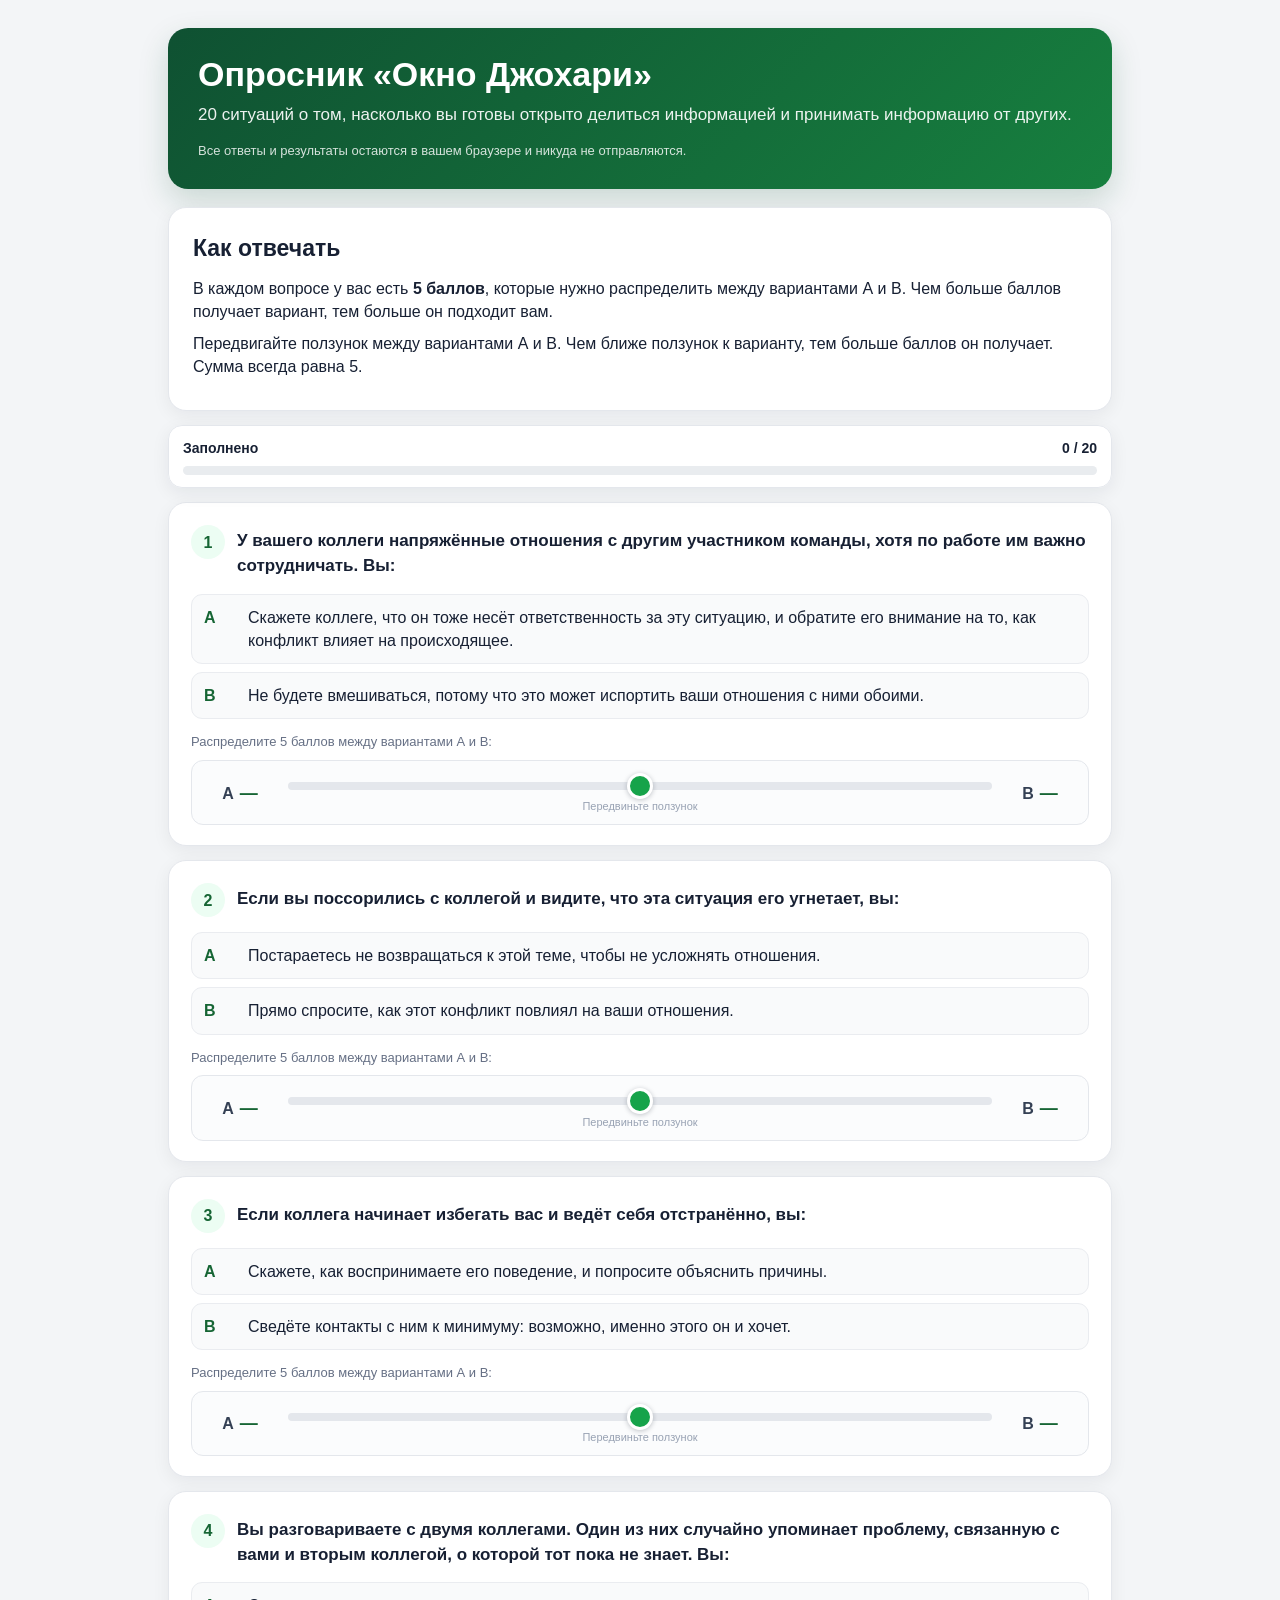
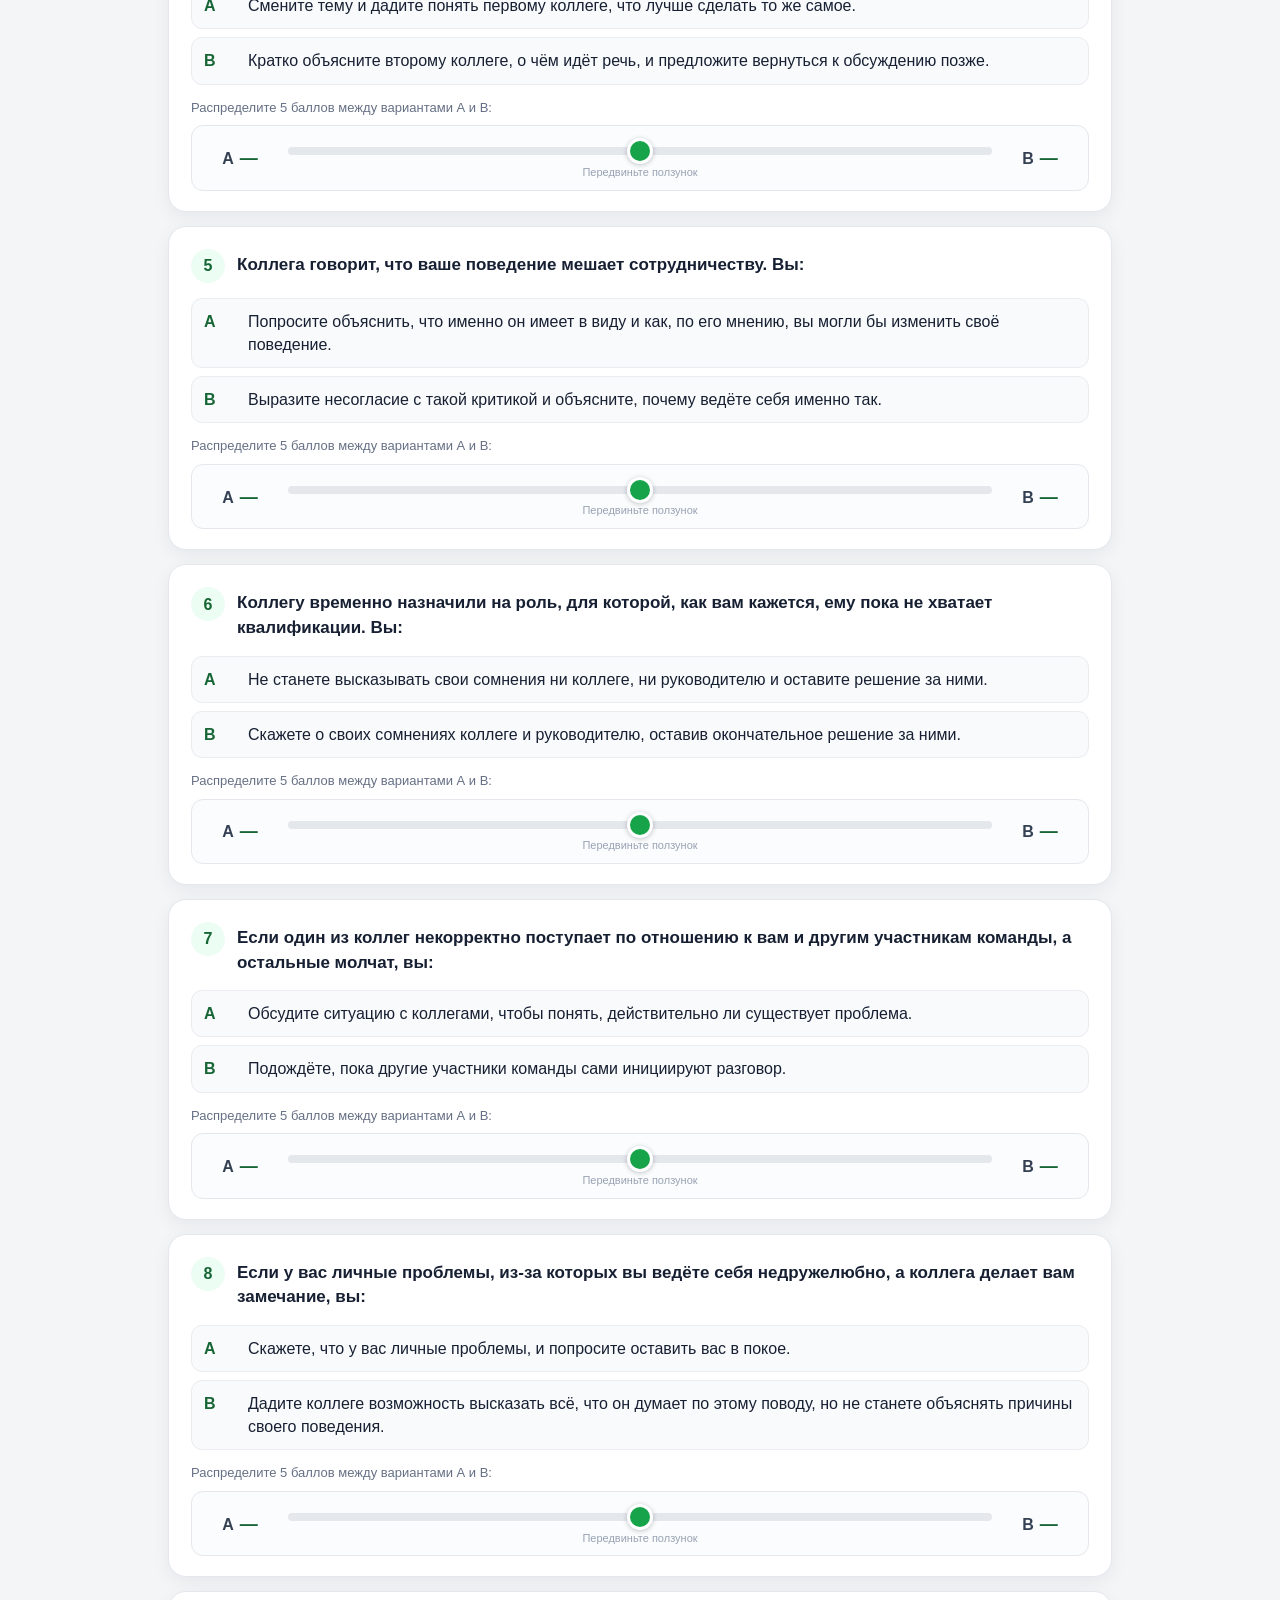
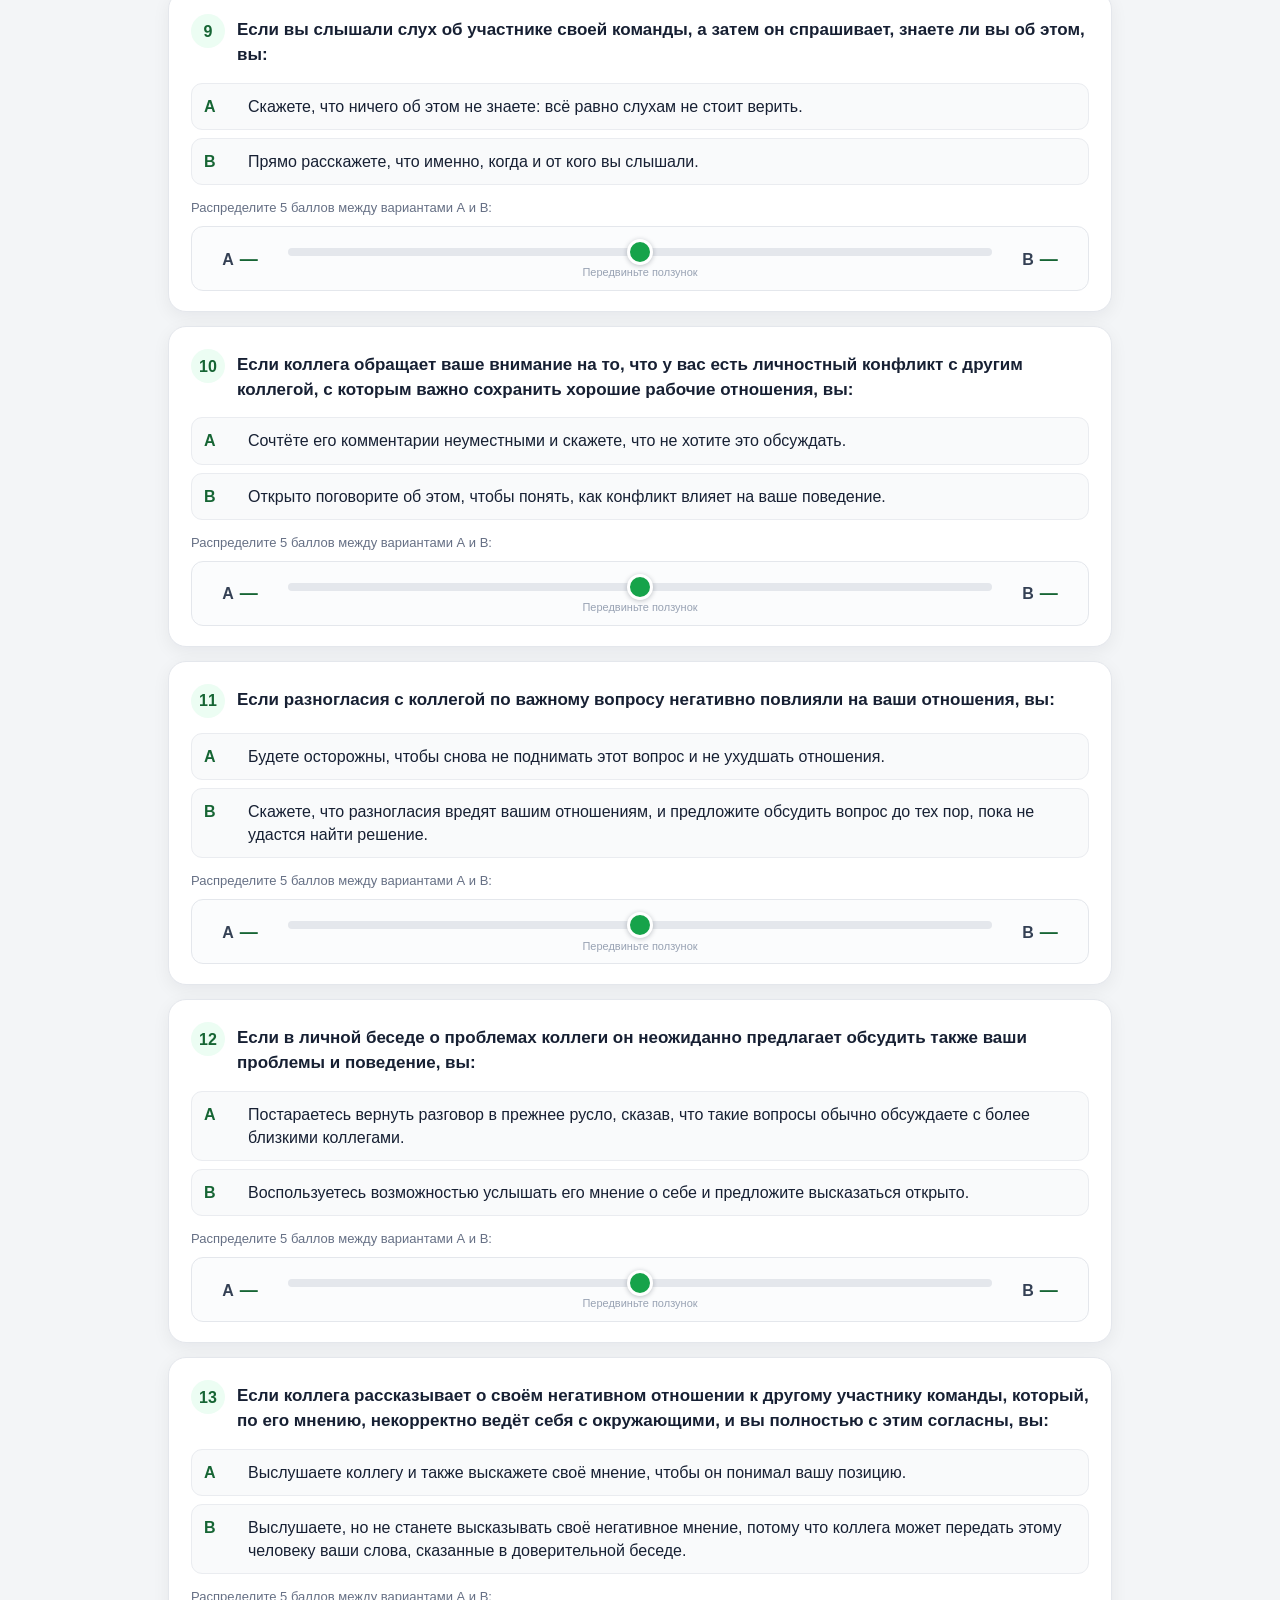
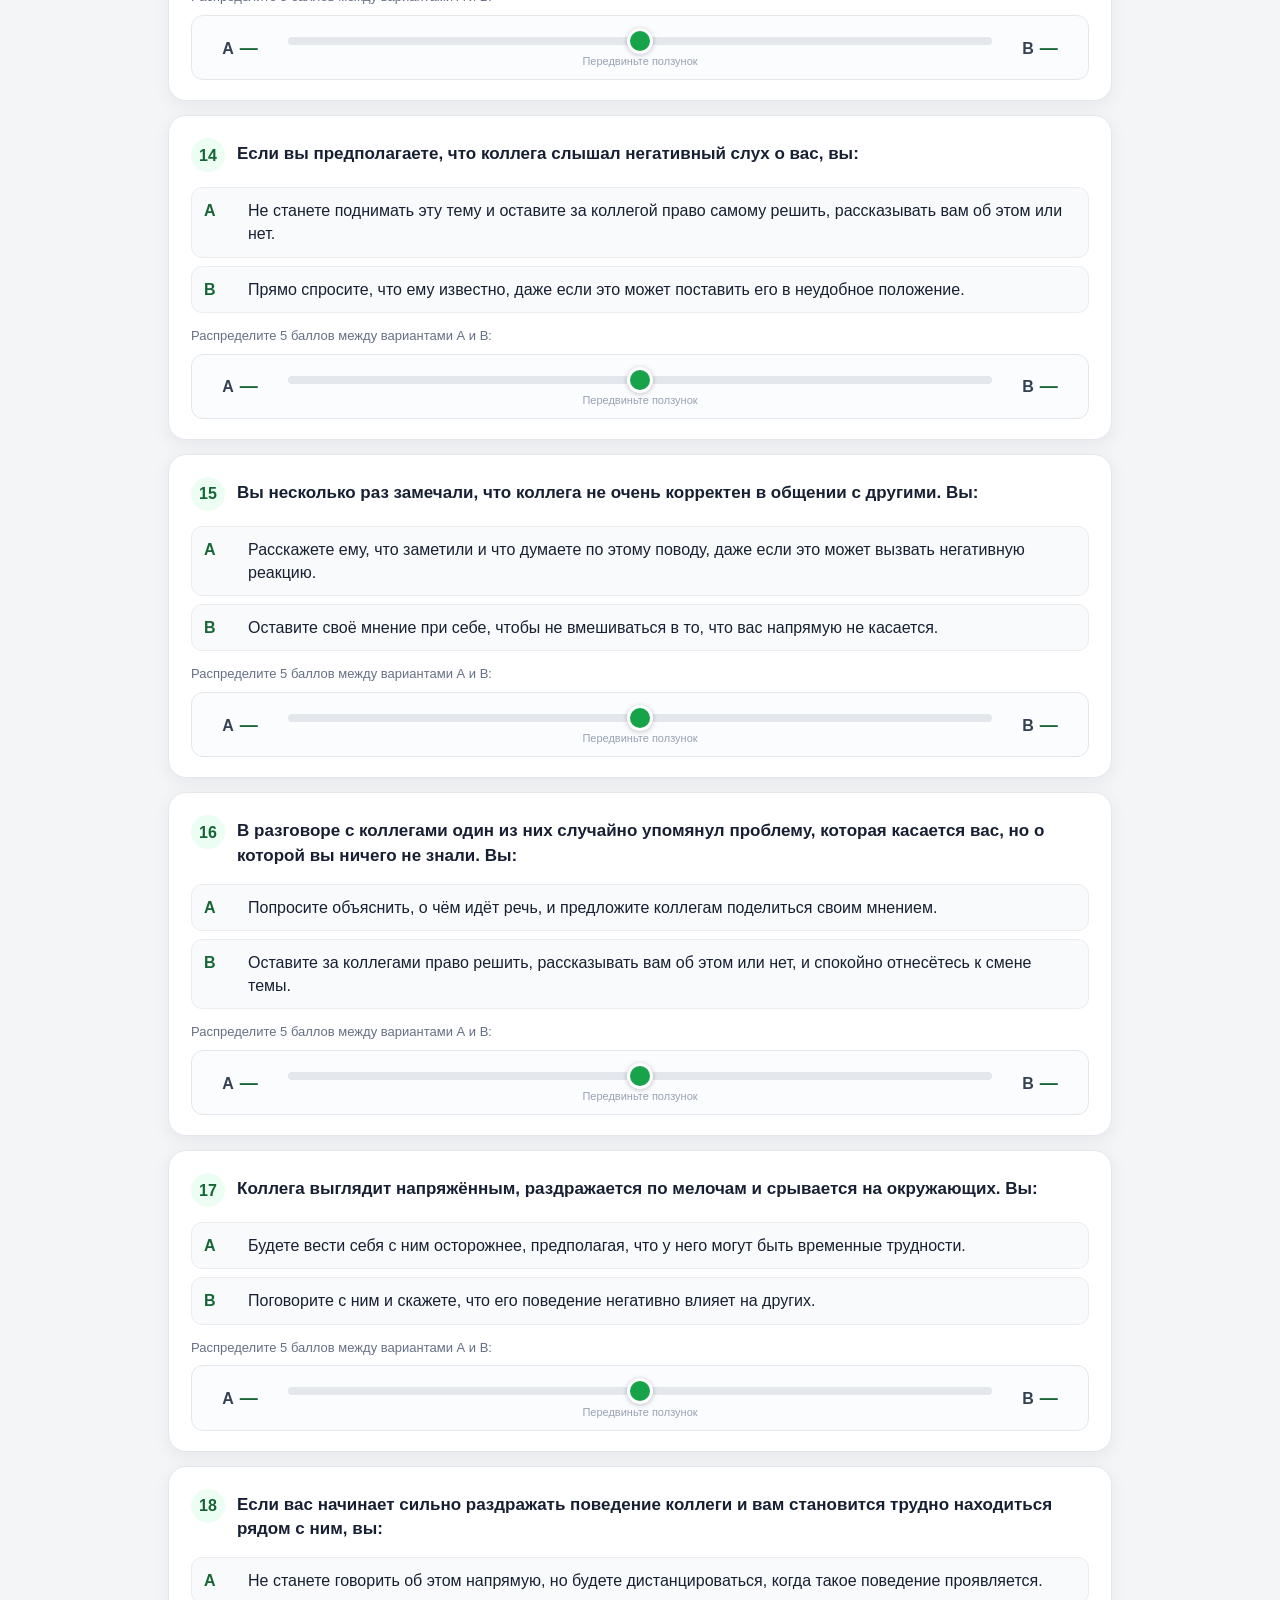
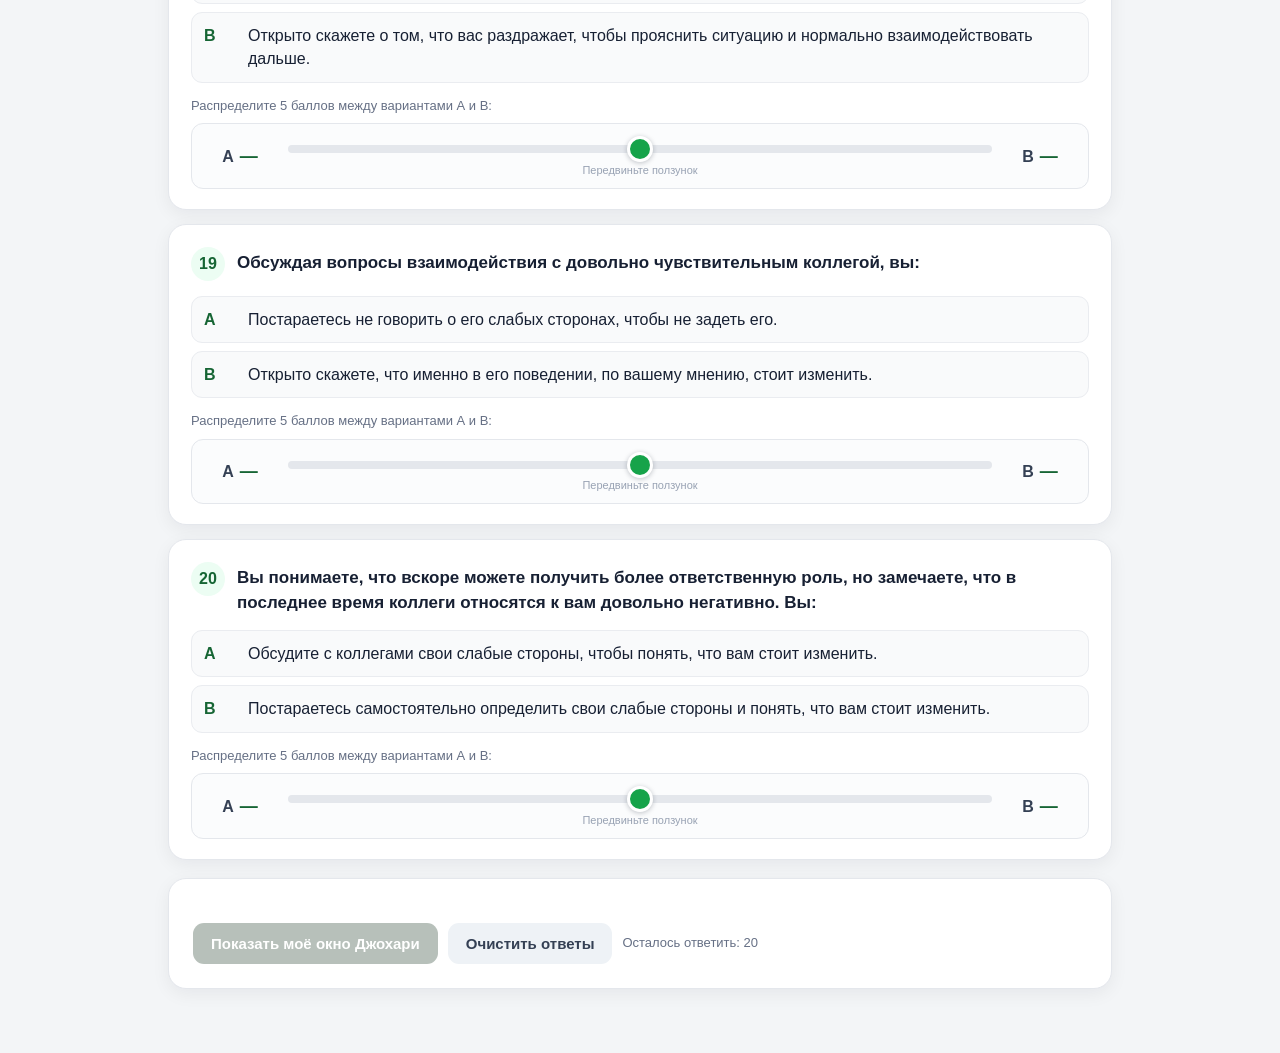
<file: johari/index.html>
<!doctype html>
<html lang="ru">
<head>
  <meta charset="utf-8" />
  <meta name="viewport" content="width=device-width, initial-scale=1" />
  <title>Опросник «Окно Джохари»</title>
  <style>
    :root{
      --green:#16a34a;
      --green-dark:#166534;
      --green-soft:#dcfce7;
      --ink:#172033;
      --muted:#667085;
      --line:#d0d5dd;
      --paper:#ffffff;
      --bg:#f3f5f7;
      --blue:#2563eb;
    }
    *{box-sizing:border-box}
    html{scroll-behavior:smooth}
    body{
      margin:0;
      font-family: Arial, Helvetica, sans-serif;
      color:var(--ink);
      background:var(--bg);
      line-height:1.45;
    }
    .wrap{max-width:980px;margin:0 auto;padding:28px 18px 64px}
    .hero{
      background:linear-gradient(135deg,#0f5132 0%,#17803f 100%);
      color:white;
      border-radius:20px;
      padding:28px 30px;
      box-shadow:0 12px 30px rgba(15,81,50,.18);
    }
    h1{font-size:34px;line-height:1.1;margin:0 0 10px}
    .subtitle{font-size:17px;margin:0;opacity:.92}
    .privacy{margin-top:14px;font-size:13px;opacity:.82}
    .panel{
      background:var(--paper);
      border:1px solid #e4e7ec;
      border-radius:18px;
      padding:24px;
      margin-top:18px;
      box-shadow:0 5px 18px rgba(16,24,40,.06);
    }
    .instructions h2,.results h2{margin:0 0 12px;font-size:23px}
    .instructions p{margin:8px 0}
    .pair-examples{display:flex;flex-wrap:wrap;gap:8px;margin-top:12px}
    .chip{background:#f2f4f7;border:1px solid #e4e7ec;border-radius:999px;padding:6px 10px;font-size:13px}
    .sticky{
      position:sticky;top:8px;z-index:20;
      margin:14px 0;
      background:rgba(255,255,255,.96);
      backdrop-filter: blur(8px);
      border:1px solid #e4e7ec;
      border-radius:14px;
      padding:12px 14px;
      box-shadow:0 5px 18px rgba(16,24,40,.07);
    }
    .progress-row{display:flex;justify-content:space-between;gap:12px;align-items:center;font-size:14px;font-weight:700}
    .bar{height:9px;background:#e9ecef;border-radius:999px;overflow:hidden;margin-top:8px}
    .bar>div{height:100%;width:0;background:var(--green);transition:width .2s ease}
    .question{padding:22px 22px 20px;margin-top:14px}
    .question.answered{border-color:#a7d8b7;box-shadow:0 5px 18px rgba(22,163,74,.07)}
    .qhead{display:flex;align-items:flex-start;gap:12px;margin-bottom:15px}
    .qnum{flex:0 0 34px;height:34px;border-radius:50%;background:#ecfdf3;color:var(--green-dark);display:grid;place-items:center;font-weight:800}
    .qtext{font-size:17px;font-weight:700;padding-top:4px}
    .answer{display:grid;grid-template-columns:34px 1fr;gap:10px;padding:11px 12px;border-radius:11px;background:#f9fafb;margin:8px 0;border:1px solid #eaecf0}
    .letter{font-weight:800;color:var(--green-dark)}
    .score-label{font-size:13px;color:var(--muted);margin:14px 0 8px}
    .score-slider-row{
      display:grid;grid-template-columns:72px minmax(120px,1fr) 72px;gap:12px;align-items:center;
      padding:10px 12px;border:1px solid #e4e7ec;border-radius:12px;background:#fbfcfd;
    }
    .score-end{display:flex;align-items:baseline;justify-content:center;gap:6px;font-size:16px;font-weight:800;color:#344054;white-space:nowrap}
    .score-end .score-live{min-width:18px;text-align:center;color:var(--green-dark);font-size:18px}
    .range-wrap{position:relative;padding:2px 0 18px}
    .score-range{-webkit-appearance:none;appearance:none;width:100%;height:8px;border-radius:999px;background:#e4e7ec;outline:none;margin:0;cursor:pointer}
    .score-range::-webkit-slider-thumb{-webkit-appearance:none;appearance:none;width:26px;height:26px;border-radius:50%;background:var(--green);border:3px solid #fff;box-shadow:0 1px 5px rgba(16,24,40,.25);cursor:pointer}
    .score-range::-moz-range-thumb{width:22px;height:22px;border-radius:50%;background:var(--green);border:3px solid #fff;box-shadow:0 1px 5px rgba(16,24,40,.25);cursor:pointer}
    .slider-hint{position:absolute;left:0;right:0;bottom:-1px;text-align:center;font-size:11px;color:#98a2b3;pointer-events:none}
    .question.answered .score-slider-row{border-color:#a7d8b7;background:#f8fcf9}
    .question.answered .slider-hint{display:none}
    .actions{display:flex;gap:10px;flex-wrap:wrap;align-items:center;margin-top:20px}
    button.primary,button.secondary{
      border:0;border-radius:11px;padding:12px 18px;font-size:15px;font-weight:800;cursor:pointer;
    }
    button.primary{background:var(--green);color:white}
    button.primary:disabled{background:#b7c0ba;cursor:not-allowed}
    button.secondary{background:#eef2f6;color:#344054}
    .hint{font-size:13px;color:var(--muted)}
    .results{display:none;margin-top:22px}
    .results.show{display:block}
    .score-cards{display:grid;grid-template-columns:repeat(2,1fr);gap:12px;margin:15px 0 22px}
    .score-card{border:1px solid #e4e7ec;border-radius:14px;padding:14px 16px;background:#fbfcfd}
    .score-card .name{font-size:13px;color:var(--muted);margin-bottom:4px}
    .score-card .value{font-size:28px;font-weight:900;color:var(--green-dark)}
    .score-card .max{font-size:14px;color:var(--muted);font-weight:400}

    .window-wrap{max-width:690px;margin:18px auto 10px}
    .chart-head-row,.chart-row{display:grid;grid-template-columns:52px 1fr;gap:8px;align-items:stretch}
    .x-title{text-align:center;font-weight:800;margin-bottom:8px}
    .y-title{writing-mode:vertical-rl;transform:rotate(180deg);display:flex;align-items:center;justify-content:center;font-weight:800;text-align:center}
    .johari{
      width:100%;aspect-ratio:1/1;
      border:3px solid #344054;
      display:grid;
      position:relative;
      background:white;
      overflow:hidden;
    }
    .pane{display:flex;align-items:center;justify-content:center;text-align:center;padding:10px;border:1px solid rgba(52,64,84,.5);font-weight:900;font-size:clamp(12px,2vw,22px);overflow:hidden}
    .pane small{display:block;font-weight:500;font-size:.63em;margin-top:4px;line-height:1.25}
    .open{background:#dcfce7}
    .blind{background:#fef3c7}
    .hidden{background:#dbeafe}
    .unknown{background:#f1f5f9}
    .axis-top,.axis-left{font-size:11px;color:#475467;font-weight:600}
    .axis-top{position:relative;height:18px;margin-bottom:3px}
    .axis-top span{position:absolute;transform:translateX(-50%);white-space:nowrap}
    .axis-top span:first-child{transform:none}
    .axis-top span:last-child{transform:translateX(-100%)}
    .axis-left{position:absolute;left:-31px;top:0;height:100%;width:25px}
    .axis-left span{position:absolute;right:0;transform:translateY(-50%);white-space:nowrap}
    .axis-left span:first-child{transform:none}
    .axis-left span:last-child{transform:translateY(-100%)}
    .chart-box{position:relative}
    .grid-lines{position:absolute;inset:0;pointer-events:none;z-index:5}
    .grid-line-v,.grid-line-h{position:absolute;background:rgba(52,64,84,.22)}
    .grid-line-v{top:0;bottom:0;width:1px}
    .grid-line-h{left:0;right:0;height:1px}
    .pane{position:relative;z-index:1}
    .percentile{display:block;margin-top:3px;font-size:12px;color:#667085;font-weight:700}
    .result-note{margin:18px 0 0;padding:14px 16px;border-radius:12px;background:#f8fafc;border:1px solid #e4e7ec;font-size:14px;color:#475467}
    .copy-ok{display:none;color:var(--green-dark);font-size:13px;font-weight:700}
    .copy-ok.show{display:inline}
    .footer{font-size:12px;color:#667085;margin-top:20px;text-align:center}
    @media (max-width:680px){
      h1{font-size:28px}.hero{padding:22px 20px}.panel{padding:18px}.question{padding:17px 15px}.qtext{font-size:16px}
      .score-slider-row{grid-template-columns:58px minmax(110px,1fr) 58px;gap:8px;padding:10px 8px}.score-end{font-size:15px}.score-end .score-live{font-size:17px}.score-cards{grid-template-columns:1fr}.chart-head-row,.chart-row{grid-template-columns:36px 1fr}.y-title{font-size:12px}
      .axis-top{font-size:9px}
    }
    @media print{
      body{background:white}.wrap{max-width:none;padding:0}.hero,.instructions,.sticky,.question,.actions,.footer{display:none!important}
      .results{display:block!important;border:0;box-shadow:none;margin:0}.window-wrap{max-width:650px}.result-note{display:none}
    }
  </style>
</head>
<body>
<div class="wrap">
  <section class="hero">
    <h1>Опросник «Окно Джохари»</h1>
    <p class="subtitle">20 ситуаций о том, насколько вы готовы открыто делиться информацией и принимать информацию от других.</p>
    <div class="privacy">Все ответы и результаты остаются в вашем браузере и никуда не отправляются.</div>
  </section>

  <section class="panel instructions">
    <h2>Как отвечать</h2>
    <p>В каждом вопросе у вас есть <b>5 баллов</b>, которые нужно распределить между вариантами А и В. Чем больше баллов получает вариант, тем больше он подходит вам.</p>
    <p>Передвигайте ползунок между вариантами А и В. Чем ближе ползунок к варианту, тем больше баллов он получает. Сумма всегда равна 5.</p>
  </section>

  <div class="sticky">
    <div class="progress-row"><span>Заполнено</span><span id="progressText">0 / 20</span></div>
    <div class="bar"><div id="progressBar"></div></div>
  </div>

  <main id="questions"></main>

  <section class="panel">
    <div class="actions">
      <button class="primary" id="calcBtn" disabled>Показать моё окно Джохари</button>
      <button class="secondary" id="resetBtn" type="button">Очистить ответы</button>
      <span class="hint" id="completeHint">Ответьте на все 20 вопросов.</span>
    </div>
  </section>

  <section class="panel results" id="results">
    <h2>Ваш результат</h2>
    <div class="score-cards">
      <div class="score-card">
        <div class="name">Открытость к информации от других</div>
        <div class="value"><span id="solicitPct">—</span> <span class="max">из 100</span></div>
      </div>
      <div class="score-card">
        <div class="name">Готовность делиться информацией</div>
        <div class="value"><span id="givePct">—</span> <span class="max">из 100</span></div>
      </div>
    </div>

    <div class="window-wrap">
      <div class="chart-head-row"><div></div><div class="x-title">Открытость к информации от других →</div></div>
      <div class="chart-head-row"><div></div><div class="axis-top" id="axisTop"></div></div>
      <div class="chart-row">
        <div class="y-title">Готовность делиться информацией →</div>
        <div class="chart-box">
          <div class="axis-left" id="axisLeft"></div>
          <div class="johari" id="johari">
            <div class="pane open"><div>Арена<small>известно мне и другим</small></div></div>
            <div class="pane blind"><div>Слепое пятно<small>знают другие, не знаю я</small></div></div>
            <div class="pane hidden"><div>Фасад<small>знаю я, не знают другие</small></div></div>
            <div class="pane unknown"><div>Неизвестная зона<small>неизвестно ни мне, ни другим</small></div></div>
            <div class="grid-lines" id="gridLines"></div>
          </div>
        </div>
      </div>
    </div>

    <div class="result-note"><p><b>Окно Джохари показывает, как мы обмениваемся информацией с другими:</b> насколько готовы делиться тем, что знаем и думаем, и насколько готовы принимать информацию от окружающих.</p><p>Чем выше оба показателя, тем больше <b>«Арена» — зона открытого взаимодействия.</b></p><p>Шкала 0–100 нелинейная, поэтому расстояния между делениями отличаются. Это не оценка «хорошо/плохо», а материал для размышления и обсуждения.</p></div>
    <div class="actions">
      <button class="secondary" id="copyBtn" type="button">Скопировать результат</button>
      <button class="secondary" id="savePngBtn" type="button">Сохранить картинку</button>
      <button class="secondary" id="pdfBtn" type="button">Сохранить PDF</button>
      <span class="copy-ok" id="copyOk">Готово</span>
    </div>
  </section>

</div>

<script>
const questions = [
  {
    "q": "У вашего коллеги напряжённые отношения с другим участником команды, хотя по работе им важно сотрудничать. Вы:",
    "a": "Скажете коллеге, что он тоже несёт ответственность за эту ситуацию, и обратите его внимание на то, как конфликт влияет на происходящее.",
    "b": "Не будете вмешиваться, потому что это может испортить ваши отношения с ними обоими."
  },
  {
    "q": "Если вы поссорились с коллегой и видите, что эта ситуация его угнетает, вы:",
    "a": "Постараетесь не возвращаться к этой теме, чтобы не усложнять отношения.",
    "b": "Прямо спросите, как этот конфликт повлиял на ваши отношения."
  },
  {
    "q": "Если коллега начинает избегать вас и ведёт себя отстранённо, вы:",
    "a": "Скажете, как воспринимаете его поведение, и попросите объяснить причины.",
    "b": "Сведёте контакты с ним к минимуму: возможно, именно этого он и хочет."
  },
  {
    "q": "Вы разговариваете с двумя коллегами. Один из них случайно упоминает проблему, связанную с вами и вторым коллегой, о которой тот пока не знает. Вы:",
    "a": "Смените тему и дадите понять первому коллеге, что лучше сделать то же самое.",
    "b": "Кратко объясните второму коллеге, о чём идёт речь, и предложите вернуться к обсуждению позже."
  },
  {
    "q": "Коллега говорит, что ваше поведение мешает сотрудничеству. Вы:",
    "a": "Попросите объяснить, что именно он имеет в виду и как, по его мнению, вы могли бы изменить своё поведение.",
    "b": "Выразите несогласие с такой критикой и объясните, почему ведёте себя именно так."
  },
  {
    "q": "Коллегу временно назначили на роль, для которой, как вам кажется, ему пока не хватает квалификации. Вы:",
    "a": "Не станете высказывать свои сомнения ни коллеге, ни руководителю и оставите решение за ними.",
    "b": "Скажете о своих сомнениях коллеге и руководителю, оставив окончательное решение за ними."
  },
  {
    "q": "Если один из коллег некорректно поступает по отношению к вам и другим участникам команды, а остальные молчат, вы:",
    "a": "Обсудите ситуацию с коллегами, чтобы понять, действительно ли существует проблема.",
    "b": "Подождёте, пока другие участники команды сами инициируют разговор."
  },
  {
    "q": "Если у вас личные проблемы, из-за которых вы ведёте себя недружелюбно, а коллега делает вам замечание, вы:",
    "a": "Скажете, что у вас личные проблемы, и попросите оставить вас в покое.",
    "b": "Дадите коллеге возможность высказать всё, что он думает по этому поводу, но не станете объяснять причины своего поведения."
  },
  {
    "q": "Если вы слышали слух об участнике своей команды, а затем он спрашивает, знаете ли вы об этом, вы:",
    "a": "Скажете, что ничего об этом не знаете: всё равно слухам не стоит верить.",
    "b": "Прямо расскажете, что именно, когда и от кого вы слышали."
  },
  {
    "q": "Если коллега обращает ваше внимание на то, что у вас есть личностный конфликт с другим коллегой, с которым важно сохранить хорошие рабочие отношения, вы:",
    "a": "Сочтёте его комментарии неуместными и скажете, что не хотите это обсуждать.",
    "b": "Открыто поговорите об этом, чтобы понять, как конфликт влияет на ваше поведение."
  },
  {
    "q": "Если разногласия с коллегой по важному вопросу негативно повлияли на ваши отношения, вы:",
    "a": "Будете осторожны, чтобы снова не поднимать этот вопрос и не ухудшать отношения.",
    "b": "Скажете, что разногласия вредят вашим отношениям, и предложите обсудить вопрос до тех пор, пока не удастся найти решение."
  },
  {
    "q": "Если в личной беседе о проблемах коллеги он неожиданно предлагает обсудить также ваши проблемы и поведение, вы:",
    "a": "Постараетесь вернуть разговор в прежнее русло, сказав, что такие вопросы обычно обсуждаете с более близкими коллегами.",
    "b": "Воспользуетесь возможностью услышать его мнение о себе и предложите высказаться открыто."
  },
  {
    "q": "Если коллега рассказывает о своём негативном отношении к другому участнику команды, который, по его мнению, некорректно ведёт себя с окружающими, и вы полностью с этим согласны, вы:",
    "a": "Выслушаете коллегу и также выскажете своё мнение, чтобы он понимал вашу позицию.",
    "b": "Выслушаете, но не станете высказывать своё негативное мнение, потому что коллега может передать этому человеку ваши слова, сказанные в доверительной беседе."
  },
  {
    "q": "Если вы предполагаете, что коллега слышал негативный слух о вас, вы:",
    "a": "Не станете поднимать эту тему и оставите за коллегой право самому решить, рассказывать вам об этом или нет.",
    "b": "Прямо спросите, что ему известно, даже если это может поставить его в неудобное положение."
  },
  {
    "q": "Вы несколько раз замечали, что коллега не очень корректен в общении с другими. Вы:",
    "a": "Расскажете ему, что заметили и что думаете по этому поводу, даже если это может вызвать негативную реакцию.",
    "b": "Оставите своё мнение при себе, чтобы не вмешиваться в то, что вас напрямую не касается."
  },
  {
    "q": "В разговоре с коллегами один из них случайно упомянул проблему, которая касается вас, но о которой вы ничего не знали. Вы:",
    "a": "Попросите объяснить, о чём идёт речь, и предложите коллегам поделиться своим мнением.",
    "b": "Оставите за коллегами право решить, рассказывать вам об этом или нет, и спокойно отнесётесь к смене темы."
  },
  {
    "q": "Коллега выглядит напряжённым, раздражается по мелочам и срывается на окружающих. Вы:",
    "a": "Будете вести себя с ним осторожнее, предполагая, что у него могут быть временные трудности.",
    "b": "Поговорите с ним и скажете, что его поведение негативно влияет на других."
  },
  {
    "q": "Если вас начинает сильно раздражать поведение коллеги и вам становится трудно находиться рядом с ним, вы:",
    "a": "Не станете говорить об этом напрямую, но будете дистанцироваться, когда такое поведение проявляется.",
    "b": "Открыто скажете о том, что вас раздражает, чтобы прояснить ситуацию и нормально взаимодействовать дальше."
  },
  {
    "q": "Обсуждая вопросы взаимодействия с довольно чувствительным коллегой, вы:",
    "a": "Постараетесь не говорить о его слабых сторонах, чтобы не задеть его.",
    "b": "Открыто скажете, что именно в его поведении, по вашему мнению, стоит изменить."
  },
  {
    "q": "Вы понимаете, что вскоре можете получить более ответственную роль, но замечаете, что в последнее время коллеги относятся к вам довольно негативно. Вы:",
    "a": "Обсудите с коллегами свои слабые стороны, чтобы понять, что вам стоит изменить.",
    "b": "Постараетесь самостоятельно определить свои слабые стороны и понять, что вам стоит изменить."
  }
];

const responses = Array(20).fill(null); // stores points for A; B=5-A
const questionsEl = document.getElementById('questions');

function renderQuestions(){
  questions.forEach((item,i)=>{
    const card=document.createElement('section');
    card.className='panel question';
    card.id='q'+(i+1);
    card.innerHTML=`
      <div class="qhead"><div class="qnum">${i+1}</div><div class="qtext">${item.q}</div></div>
      <div class="answer"><div class="letter">А</div><div>${item.a}</div></div>
      <div class="answer"><div class="letter">В</div><div>${item.b}</div></div>
      <div class="score-label">Распределите 5 баллов между вариантами А и В:</div>
      <div class="score-slider-row">
        <div class="score-end"><span>А</span><span class="score-live" id="aVal${i}">—</span></div>
        <div class="range-wrap">
          <input class="score-range" type="range" min="0" max="5" step="0.5" value="2.5" data-q="${i}" aria-label="Распределение баллов между вариантами А и В">
          <div class="slider-hint">Передвиньте ползунок</div>
        </div>
        <div class="score-end"><span>В</span><span class="score-live" id="bVal${i}">—</span></div>
      </div>`;
    questionsEl.appendChild(card);
  });

  document.querySelectorAll('.score-range').forEach(slider=>{
    const applySliderValue=()=>{
      const q=Number(slider.dataset.q);
      const b=Math.round(Number(slider.value));
      slider.value=b;
      const a=5-b;
      responses[q]=a;
      document.getElementById(`aVal${q}`).textContent=a;
      document.getElementById(`bVal${q}`).textContent=b;
      document.getElementById('q'+(q+1)).classList.add('answered');
      updateProgress();
    };
    slider.addEventListener('input',applySliderValue);
    slider.addEventListener('change',applySliderValue);
  });
}

function updateProgress(){
  const done=responses.filter(v=>v!==null).length;
  document.getElementById('progressText').textContent=`${done} / 20`;
  document.getElementById('progressBar').style.width=`${done/20*100}%`;
  document.getElementById('calcBtn').disabled=done!==20;
  document.getElementById('completeHint').textContent=done===20?'Готово — можно посмотреть результат.':`Осталось ответить: ${20-done}`;
}

function points(q,letter){
  const a=responses[q-1];
  return letter==='A'?a:5-a;
}


// Нелинейная шкала из исходного Excel.
// Ширины интервалов 0–10 ... 90–100 пропорциональны:
// 20, 14, 10, 7, 4, 4, 7, 10, 14, 20.
const axisValues=[0,10,20,30,40,50,60,70,80,90,100];
const axisPositions=[0,18.181818,30.909091,40,46.363636,50,53.636364,60,69.090909,81.818182,100];

function nonlinearPosition(value){
  const v=Math.max(0,Math.min(100,value));
  if(v===100) return 100;
  const i=Math.min(9,Math.floor(v/10));
  const t=(v-i*10)/10;
  return axisPositions[i] + t*(axisPositions[i+1]-axisPositions[i]);
}

// Таблицы норм из листа «Тест» исходного файла.
// Возвращается точка на шкале 0–100. Для диапазона «ниже 10»
// используем середину первого диапазона (5) только для визуального построения.
function percentileSolicit(raw){ // Открытость к информации от других
  if(raw>=39) return 99;
  if(raw>=36) return 90;
  if(raw>=34) return 80;
  if(raw>=32) return 70;
  if(raw>=30) return 60;
  if(raw>=29) return 50;
  if(raw>=27) return 40;
  if(raw>=25) return 30;
  if(raw>=21) return 20;
  if(raw>=13) return 10;
  return 5;
}
function percentileGive(raw){ // Готовность делиться информацией
  if(raw>=42) return 99;
  if(raw>=38) return 90;
  if(raw>=36) return 80;
  if(raw>=34) return 70;
  if(raw>=32) return 60;
  if(raw>=30) return 50;
  if(raw>=28) return 40;
  if(raw>=25) return 30;
  if(raw>=22) return 20;
  if(raw>=13) return 10;
  return 5;
}
function percentileLabel(raw,pct){
  return raw<13 ? 'ниже 10' : String(pct);
}

function buildNonlinearAxes(){
  const top=document.getElementById('axisTop');
  const left=document.getElementById('axisLeft');
  const lines=document.getElementById('gridLines');
  top.innerHTML='';
  left.innerHTML='';
  lines.innerHTML='';
  axisValues.forEach((v,i)=>{
    const pos=axisPositions[i];
    const sx=document.createElement('span');
    sx.textContent=v;
    sx.style.left=pos+'%';
    top.appendChild(sx);

    const sy=document.createElement('span');
    sy.textContent=v;
    sy.style.top=pos+'%';
    left.appendChild(sy);

    if(i>0 && i<axisValues.length-1){
      const vl=document.createElement('i');
      vl.className='grid-line-v';
      vl.style.left=pos+'%';
      lines.appendChild(vl);
      const hl=document.createElement('i');
      hl.className='grid-line-h';
      hl.style.top=pos+'%';
      lines.appendChild(hl);
    }
  });
}
buildNonlinearAxes();

function calculate(){
  // Открытость к информации от других: 2B, 3A, 5A, 7A, 8B, 10B, 12B, 14B, 16A, 20A
  const solicitItems=[[2,'B'],[3,'A'],[5,'A'],[7,'A'],[8,'B'],[10,'B'],[12,'B'],[14,'B'],[16,'A'],[20,'A']];
  // Готовность делиться информацией: 1A, 4B, 6B, 9B, 11B, 13A, 15A, 17B, 18B, 19B
  const giveItems=[[1,'A'],[4,'B'],[6,'B'],[9,'B'],[11,'B'],[13,'A'],[15,'A'],[17,'B'],[18,'B'],[19,'B']];
  const solicit=solicitItems.reduce((s,[q,l])=>s+points(q,l),0);
  const give=giveItems.reduce((s,[q,l])=>s+points(q,l),0);

  const solicitPct=percentileSolicit(solicit);
  const givePct=percentileGive(give);
  document.getElementById('solicitPct').textContent=percentileLabel(solicit,solicitPct);
  document.getElementById('givePct').textContent=percentileLabel(give,givePct);

  const x=nonlinearPosition(solicitPct);
  const y=nonlinearPosition(givePct);
  const grid=document.getElementById('johari');
  grid.style.gridTemplateColumns=`${x}% ${100-x}%`;
  grid.style.gridTemplateRows=`${y}% ${100-y}%`;

  const results=document.getElementById('results');
  results.classList.add('show');
  setTimeout(()=>results.scrollIntoView({behavior:'smooth',block:'start'}),80);
}

document.getElementById('calcBtn').addEventListener('click',calculate);
document.getElementById('resetBtn').addEventListener('click',()=>{
  if(!confirm('Очистить все ответы?')) return;
  responses.fill(null);
  document.querySelectorAll('.score-range').forEach(s=>{s.value=2.5;});
  document.querySelectorAll('.score-live').forEach(el=>{el.textContent='—';});
  document.querySelectorAll('.question').forEach(c=>c.classList.remove('answered'));
  document.getElementById('results').classList.remove('show');
  updateProgress();
  window.scrollTo({top:0,behavior:'smooth'});
});
function resultText(){
  const sp=document.getElementById('solicitPct').textContent;
  const gp=document.getElementById('givePct').textContent;
  return `Окно Джохари — мой результат
Открытость к информации от других: ${sp}/100
Готовность делиться информацией: ${gp}/100`;
}

function showActionOk(message='Готово'){
  const ok=document.getElementById('copyOk');
  ok.textContent=message;
  ok.classList.add('show');
  setTimeout(()=>ok.classList.remove('show'),2200);
}

async function robustCopy(text){
  // Clipboard API работает только в безопасном контексте и часто недоступен для file://.
  if(navigator.clipboard && window.isSecureContext){
    try{
      await navigator.clipboard.writeText(text);
      return true;
    }catch(e){}
  }
  // Надёжный fallback для локального HTML.
  const ta=document.createElement('textarea');
  ta.value=text;
  ta.setAttribute('readonly','');
  ta.style.position='fixed';
  ta.style.left='-9999px';
  ta.style.top='0';
  document.body.appendChild(ta);
  ta.focus();
  ta.select();
  ta.setSelectionRange(0, ta.value.length);
  let copied=false;
  try{
    copied=document.execCommand('copy');
  }catch(e){}
  document.body.removeChild(ta);
  return copied;
}

document.getElementById('copyBtn').addEventListener('click',async()=>{
  const text=resultText();
  const copied=await robustCopy(text);
  if(copied){
    showActionOk('Скопировано');
  }else{
    // Последний fallback: показать текст и выделить его вручную.
    const manual=prompt('Автоматическое копирование недоступно. Выделите текст и нажмите Ctrl+C:',text);
    if(manual!==null) showActionOk('Текст показан');
  }
});


function escXml(s){
  return String(s)
    .replace(/&/g,'&amp;')
    .replace(/</g,'&lt;')
    .replace(/>/g,'&gt;')
    .replace(/"/g,'&quot;');
}

function splitTitle(title){
  if(title==='СЛЕПОЕ ПЯТНО') return ['СЛЕПОЕ','ПЯТНО'];
  if(title==='НЕИЗВЕСТНАЯ ЗОНА') return ['НЕИЗВЕСТНАЯ','ЗОНА'];
  return [title];
}

function svgTextBlock(title, subtitle, x, y, w, h){
  const cx=x+w/2, cy=y+h/2;
  const titleLines=splitTitle(title);
  const maxTitleChars=Math.max(...titleLines.map(s=>s.length));
  let titleSize=Math.min(46, w/(maxTitleChars*0.62), h/(titleLines.length*2.4));
  titleSize=Math.max(16,titleSize);
  const subSize=Math.max(13,Math.min(22,w/14,h/7));

  // If the zone is very small, keep only the title.
  const showSub=(w>=175 && h>=145);
  const titleLineH=titleSize*1.08;
  const totalTitleH=titleLines.length*titleLineH;
  const blockH=totalTitleH + (showSub ? subSize*1.7 : 0);
  let firstY=cy-blockH/2+titleSize*0.8;

  const titleSvg=titleLines.map((line,i)=>
    `<text x="${cx}" y="${firstY+i*titleLineH}" text-anchor="middle" font-family="Arial, sans-serif" font-size="${titleSize.toFixed(1)}" font-weight="700" fill="#111827">${escXml(line)}</text>`
  ).join('');

  let subSvg='';
  if(showSub){
    const subY=firstY+totalTitleH+subSize*0.8;
    subSvg=`<text x="${cx}" y="${subY}" text-anchor="middle" font-family="Arial, sans-serif" font-size="${subSize.toFixed(1)}" font-weight="400" fill="#667085">${escXml(subtitle)}</text>`;
  }
  return titleSvg+subSvg;
}

function buildResultSVG(){
  const sp=Number(document.getElementById('solicitPct').textContent);
  const gp=Number(document.getElementById('givePct').textContent);
  const xPct=nonlinearPosition(sp);
  const yPct=nonlinearPosition(gp);

  const W=1500,H=1250;
  const left=270,top=290,size=820;
  const splitX=left+size*(xPct/100);
  const splitY=top+size*(yPct/100);

  const arena={x:left,y:top,w:splitX-left,h:splitY-top};
  const blind={x:splitX,y:top,w:left+size-splitX,h:splitY-top};
  const facade={x:left,y:splitY,w:splitX-left,h:top+size-splitY};
  const unknown={x:splitX,y:splitY,w:left+size-splitX,h:top+size-splitY};

  return `<?xml version="1.0" encoding="UTF-8"?>
<svg xmlns="http://www.w3.org/2000/svg" width="${W}" height="${H}" viewBox="0 0 ${W} ${H}">
  <rect width="100%" height="100%" fill="#ffffff"/>
  <text x="90" y="78" font-family="Arial, sans-serif" font-size="44" font-weight="700" fill="#111827">Окно Джохари — мой результат</text>
  <text x="90" y="132" font-family="Arial, sans-serif" font-size="25" font-weight="600" fill="#344054">Открытость к информации от других: ${sp}/100</text>
  <text x="90" y="174" font-family="Arial, sans-serif" font-size="25" font-weight="600" fill="#344054">Готовность делиться информацией: ${gp}/100</text>

  <text x="${left+size/2}" y="240" text-anchor="middle" font-family="Arial, sans-serif" font-size="24" font-weight="700" fill="#344054">Открытость к информации от других →</text>
  <g transform="translate(115 ${top+size/2}) rotate(-90)">
    <text x="0" y="0" text-anchor="middle" font-family="Arial, sans-serif" font-size="24" font-weight="700" fill="#344054">Готовность делиться информацией →</text>
  </g>

  <rect x="${arena.x}" y="${arena.y}" width="${arena.w}" height="${arena.h}" fill="#dff3e5"/>
  <rect x="${blind.x}" y="${blind.y}" width="${blind.w}" height="${blind.h}" fill="#eceff3"/>
  <rect x="${facade.x}" y="${facade.y}" width="${facade.w}" height="${facade.h}" fill="#f3f4f6"/>
  <rect x="${unknown.x}" y="${unknown.y}" width="${unknown.w}" height="${unknown.h}" fill="#e6e8ec"/>

  <rect x="${left}" y="${top}" width="${size}" height="${size}" fill="none" stroke="#667085" stroke-width="3"/>
  <line x1="${splitX}" y1="${top}" x2="${splitX}" y2="${top+size}" stroke="#667085" stroke-width="3"/>
  <line x1="${left}" y1="${splitY}" x2="${left+size}" y2="${splitY}" stroke="#667085" stroke-width="3"/>

  ${svgTextBlock('АРЕНА','известно мне и другим',arena.x,arena.y,arena.w,arena.h)}
  ${svgTextBlock('СЛЕПОЕ ПЯТНО','знают другие, не знаю я',blind.x,blind.y,blind.w,blind.h)}
  ${svgTextBlock('ФАСАД','знаю я, не знают другие',facade.x,facade.y,facade.w,facade.h)}
  ${svgTextBlock('НЕИЗВЕСТНАЯ ЗОНА','неизвестно ни мне, ни другим',unknown.x,unknown.y,unknown.w,unknown.h)}

  <text x="90" y="1190" font-family="Arial, sans-serif" font-size="18" font-weight="400" fill="#667085">Шкала построена по нормам исходного опросника. Это материал для рефлексии, а не оценка «хорошо/плохо».</text>
</svg>`;
}

document.getElementById('savePngBtn').addEventListener('click',()=>{
  const svg=buildResultSVG();
  const blob=new Blob([svg],{type:'image/svg+xml;charset=utf-8'});
  const url=URL.createObjectURL(blob);
  const img=new Image();

  img.onload=()=>{
    const canvas=document.createElement('canvas');
    canvas.width=1500;
    canvas.height=1250;
    const ctx=canvas.getContext('2d');
    ctx.fillStyle='#ffffff';
    ctx.fillRect(0,0,canvas.width,canvas.height);
    ctx.drawImage(img,0,0);
    URL.revokeObjectURL(url);

    canvas.toBlob((pngBlob)=>{
      if(!pngBlob){
        showActionOk('Не удалось сохранить');
        return;
      }
      const pngUrl=URL.createObjectURL(pngBlob);
      const a=document.createElement('a');
      a.href=pngUrl;
      a.download='okno_dzhokhari_result.png';
      document.body.appendChild(a);
      a.click();
      document.body.removeChild(a);
      setTimeout(()=>URL.revokeObjectURL(pngUrl),1000);
      showActionOk('Картинка сохранена');
    },'image/png');
  };
  img.onerror=()=>{
    URL.revokeObjectURL(url);
    showActionOk('Не удалось сохранить');
  };
  img.src=url;
});


function dataUrlToBytes(dataUrl){
  const base64=dataUrl.split(',')[1];
  const bin=atob(base64);
  const bytes=new Uint8Array(bin.length);
  for(let i=0;i<bin.length;i++) bytes[i]=bin.charCodeAt(i);
  return bytes;
}

function concatBytes(parts){
  let total=0;
  parts.forEach(p=>total+=p.length);
  const out=new Uint8Array(total);
  let offset=0;
  parts.forEach(p=>{ out.set(p,offset); offset+=p.length; });
  return out;
}

function asciiBytes(s){
  return new TextEncoder().encode(s);
}

function buildSingleImagePdf(jpegBytes, imgW, imgH){
  // A4 landscape in PDF points: 842 x 595.
  const pageW=842, pageH=595;
  const margin=18;
  const maxW=pageW-margin*2, maxH=pageH-margin*2;
  const scale=Math.min(maxW/imgW,maxH/imgH);
  const drawW=imgW*scale, drawH=imgH*scale;
  const x=(pageW-drawW)/2, y=(pageH-drawH)/2;

  const objects=[];
  objects[1]=asciiBytes('<< /Type /Catalog /Pages 2 0 R >>');
  objects[2]=asciiBytes('<< /Type /Pages /Kids [3 0 R] /Count 1 >>');
  objects[3]=asciiBytes(`<< /Type /Page /Parent 2 0 R /MediaBox [0 0 ${pageW} ${pageH}] /Resources << /XObject << /Im0 5 0 R >> >> /Contents 4 0 R >>`);

  const content=`q\n${drawW.toFixed(3)} 0 0 ${drawH.toFixed(3)} ${x.toFixed(3)} ${y.toFixed(3)} cm\n/Im0 Do\nQ\n`;
  const contentBytes=asciiBytes(content);
  objects[4]=concatBytes([
    asciiBytes(`<< /Length ${contentBytes.length} >>\nstream\n`),
    contentBytes,
    asciiBytes('endstream')
  ]);

  objects[5]=concatBytes([
    asciiBytes(`<< /Type /XObject /Subtype /Image /Width ${imgW} /Height ${imgH} /ColorSpace /DeviceRGB /BitsPerComponent 8 /Filter /DCTDecode /Length ${jpegBytes.length} >>\nstream\n`),
    jpegBytes,
    asciiBytes('\nendstream')
  ]);

  const header=asciiBytes('%PDF-1.4\n%\xE2\xE3\xCF\xD3\n');
  const parts=[header];
  const offsets=[0];
  let current=header.length;

  for(let i=1;i<=5;i++){
    offsets[i]=current;
    const prefix=asciiBytes(`${i} 0 obj\n`);
    const suffix=asciiBytes('\nendobj\n');
    parts.push(prefix,objects[i],suffix);
    current+=prefix.length+objects[i].length+suffix.length;
  }

  const xrefPos=current;
  let xref=`xref\n0 6\n0000000000 65535 f \n`;
  for(let i=1;i<=5;i++){
    xref+=String(offsets[i]).padStart(10,'0')+' 00000 n \n';
  }
  xref+=`trailer\n<< /Size 6 /Root 1 0 R >>\nstartxref\n${xrefPos}\n%%EOF`;
  parts.push(asciiBytes(xref));
  return concatBytes(parts);
}

document.getElementById('pdfBtn').addEventListener('click',()=>{
  const svg=buildResultSVG();
  const svgBlob=new Blob([svg],{type:'image/svg+xml;charset=utf-8'});
  const svgUrl=URL.createObjectURL(svgBlob);
  const img=new Image();

  img.onload=()=>{
    const canvas=document.createElement('canvas');
    canvas.width=1500;
    canvas.height=1250;
    const ctx=canvas.getContext('2d');
    ctx.fillStyle='#ffffff';
    ctx.fillRect(0,0,canvas.width,canvas.height);
    ctx.drawImage(img,0,0,canvas.width,canvas.height);
    URL.revokeObjectURL(svgUrl);

    // JPEG is embedded directly into a minimal one-page PDF.
    const jpegData=canvas.toDataURL('image/jpeg',0.95);
    const jpegBytes=dataUrlToBytes(jpegData);
    const pdfBytes=buildSingleImagePdf(jpegBytes,canvas.width,canvas.height);
    const pdfBlob=new Blob([pdfBytes],{type:'application/pdf'});
    const pdfUrl=URL.createObjectURL(pdfBlob);

    const a=document.createElement('a');
    a.href=pdfUrl;
    a.download='okno_dzhokhari_result.pdf';
    document.body.appendChild(a);
    a.click();
    document.body.removeChild(a);
    setTimeout(()=>URL.revokeObjectURL(pdfUrl),1500);
    showActionOk('PDF сохранён');
  };

  img.onerror=()=>{
    URL.revokeObjectURL(svgUrl);
    showActionOk('Не удалось создать PDF');
  };

  img.src=svgUrl;
});

renderQuestions();
updateProgress();
</script>
</body>
</html>
</file>
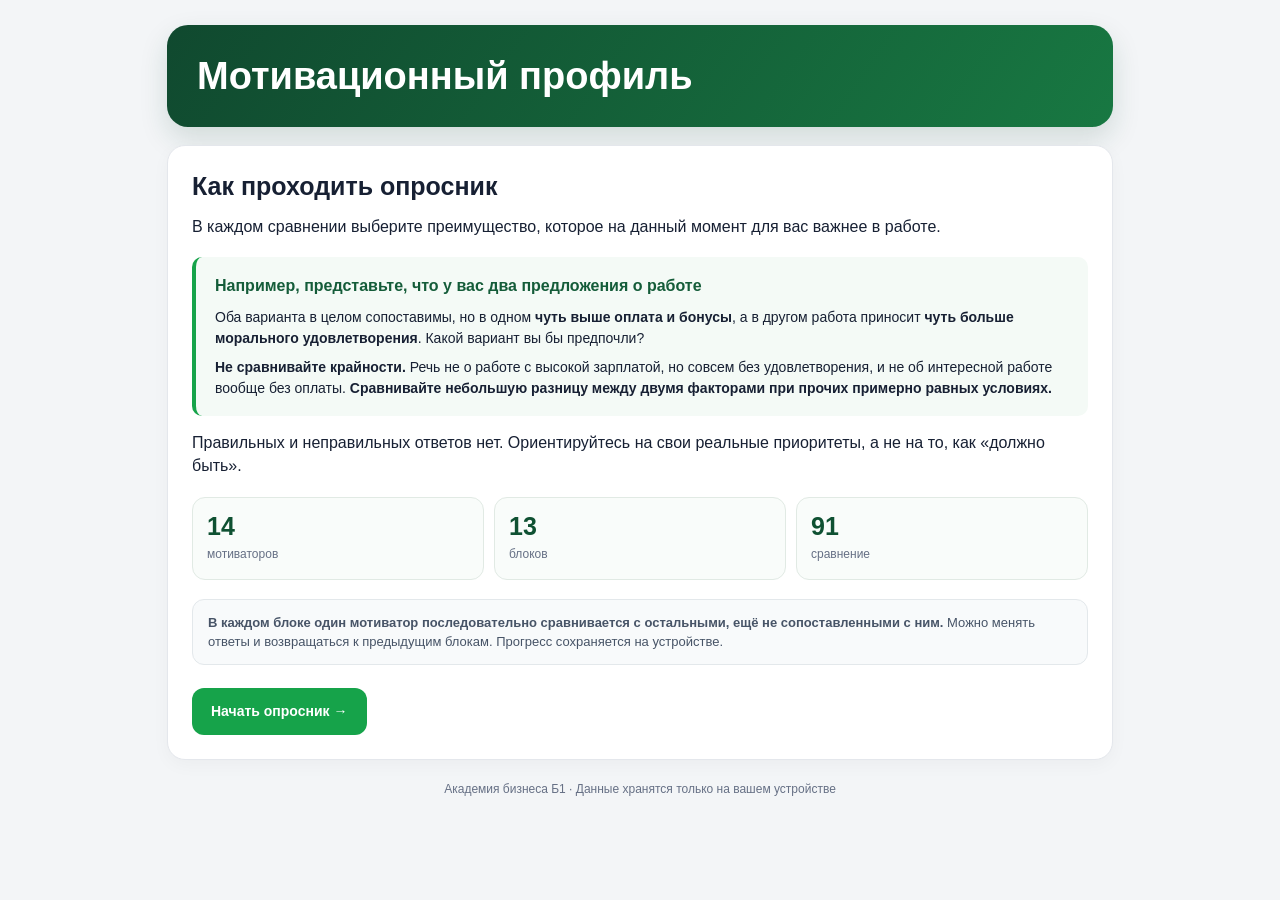
<file: motivation-profile/index.html>
<!doctype html>
<html lang="ru">
<head>
<meta charset="utf-8">
<meta name="viewport" content="width=device-width,initial-scale=1,viewport-fit=cover">
<meta name="theme-color" content="#0f5132">
<meta http-equiv="Content-Security-Policy" content="default-src 'none'; script-src 'unsafe-inline'; style-src 'unsafe-inline'; img-src data: blob:; connect-src 'none'; font-src 'self' data:; object-src 'none'; base-uri 'none'; form-action 'none'">
<title>Мотивационный профиль</title>
<style>
:root{--green:#16a34a;--deep:#0f5132;--ink:#172033;--gray:#667085;--bg:#f3f5f7;--line:#e4e7ec;--pale:#f2fbf5;--err:#b42318}
*{box-sizing:border-box}html{scroll-behavior:smooth;-webkit-text-size-adjust:100%}
body{margin:0;background:var(--bg);color:var(--ink);font-family:Montserrat,Arial,Helvetica,sans-serif;line-height:1.48}
button,select{font:inherit}button{cursor:pointer;touch-action:manipulation}
button:focus-visible,select:focus-visible{outline:3px solid #82ce99;outline-offset:3px}
button:disabled{opacity:.48;cursor:not-allowed}
.wrap{max-width:980px;margin:auto;padding:25px 17px 62px}
.hero{background:linear-gradient(125deg,#10492f,#187842);color:white;padding:29px 30px;border-radius:21px;box-shadow:0 12px 28px #124c3326}
.eyebrow{font-size:12px;text-transform:uppercase;letter-spacing:1.2px;font-weight:800;color:#c8efce;margin-bottom:8px}
h1{font-size:clamp(26px,4vw,38px);line-height:1.16;margin:0 0 11px}h2{font-size:clamp(20px,2.9vw,25px);line-height:1.3;margin:0 0 12px}h3{font-size:17px;margin:0 0 12px}
.hero .lead{max-width:760px;font-size:16px;margin:0;color:#eaf5ec}.hero .privacy{font-size:13px;margin:13px 0 0;color:#e0f1e6}
.card{background:#fff;border:1px solid var(--line);border-radius:18px;padding:24px;margin-top:18px;box-shadow:0 5px 18px #10182809}
p{margin:9px 0}.muted{color:var(--gray)}.small{font-size:13px}.hide{display:none!important}
.stats{display:grid;grid-template-columns:repeat(3,1fr);gap:10px;margin:19px 0}
.stat{border:1px solid #e1eae4;background:#f9fcfa;padding:14px;border-radius:13px}.stat strong{display:block;font-size:25px;color:var(--deep);line-height:1.15}.stat span{font-size:12px;color:#667085}
.note{border:1px solid #e3e8eb;background:#f8fafb;border-radius:12px;padding:13px 15px;font-size:13px;color:#475467;margin-top:14px}
.actions{display:flex;align-items:center;flex-wrap:wrap;gap:10px;margin-top:23px}
.btn{border:1px solid transparent;border-radius:12px;padding:12px 18px;min-height:46px;font-size:14px;font-weight:800;display:inline-flex;align-items:center;justify-content:center;gap:6px}
.primary{background:var(--green);color:#fff}.secondary{background:#eef2f5;color:#344054}.ghost{background:#fff;border-color:#d9e2dc;color:#344054}.danger{background:#fff2f0;border-color:#ffd2cd;color:#a5271e}.btn:hover:not(:disabled){filter:brightness(.97)}
.sticky{position:sticky;top:7px;z-index:10;margin-top:14px;padding:12px 15px;border:1px solid var(--line);border-radius:14px;background:#fffffff2;backdrop-filter:blur(12px);box-shadow:0 5px 17px #10182812}
.sticky-row{display:flex;align-items:center;justify-content:space-between;gap:10px;font-size:14px;font-weight:800}
.progress-track{background:#e7ede9;height:9px;margin-top:9px;border-radius:99px;overflow:hidden}.progress-fill{height:100%;width:0;background:var(--green);transition:width .15s}
.kicker{display:inline-flex;background:#e8f7ec;color:#166534;border-radius:999px;font-size:12px;font-weight:850;padding:6px 11px;margin-bottom:12px}
.question-heading{font-size:clamp(20px,3vw,27px);line-height:1.24;margin-bottom:5px}
.choice-grid{display:grid;grid-template-columns:1fr 1fr;gap:13px;margin-top:22px}
.choice{display:flex;flex-direction:column;align-items:flex-start;justify-content:space-between;gap:15px;min-height:151px;width:100%;text-align:left;border:2px solid #e3e9e6;border-radius:15px;background:#fbfcfd;color:var(--ink);padding:20px;transition:background .12s,border .12s,transform .08s}
.choice:hover{background:#f2fbf5;border-color:#91cfa5}.choice:active{transform:scale(.995)}.choice.selected{background:#eaf9ee;border-color:var(--green)}
.choice-letter{background:#e8f2eb;color:#166534;border-radius:9px;padding:5px 10px;font-size:12px;font-weight:900}
.choice-name{font-size:clamp(17px,2.5vw,21px);font-weight:850;line-height:1.27;overflow-wrap:anywhere}
.choice-category{font-size:12px;color:var(--gray);margin-top:5px}
.row-between{display:flex;justify-content:space-between;align-items:center;gap:14px;flex-wrap:wrap}
.jump{display:flex;align-items:center;gap:8px;font-size:13px;color:var(--gray)}.jump select{border:1px solid #d5ddd7;border-radius:9px;background:#fff;color:var(--ink);padding:8px 9px;max-width:180px}
.shortcut{margin:14px 0 0;font-size:12px;color:#7a8493}
.finish-mark{font-size:38px;color:var(--green);font-weight:900;margin:0 0 12px}
.result-heading{border-bottom:1px solid var(--line);padding-bottom:17px;margin-bottom:17px}
.result-heading p{font-size:14px;color:var(--gray)}
.summary{border:1px solid #dbeade;background:#f5fbf6;border-radius:14px;padding:16px 18px;margin-bottom:19px}
.summary strong{color:var(--deep)}.summary p{margin:6px 0 0;font-size:14px}
.results-topline{display:flex;justify-content:space-between;gap:12px;align-items:flex-end;margin:21px 0 10px}.results-topline h3{margin:0}
.score-scale{font-size:12px;color:var(--gray);text-align:right}
.rank-list{display:grid;gap:9px}
.rank-row{display:grid;grid-template-columns:38px minmax(0,1fr) 95px;gap:12px;align-items:center;border:1px solid #e4e8e6;border-radius:12px;padding:12px 15px;background:#fff;break-inside:avoid}
.rank-row.top{background:#f6fcf7;border-color:#b5dec0}
.rank-pos{color:#557162;font-size:17px;font-weight:900}
.rank-main{min-width:0}.rank-name{font-size:15px;font-weight:850;line-height:1.28;overflow-wrap:anywhere}
.rank-group{font-size:11px;color:#667085;margin-top:2px}.rank-track{height:7px;background:#e8efea;overflow:hidden;border-radius:99px;margin-top:8px}
.rank-fill{height:100%;background:linear-gradient(90deg,#32ab5d,#13803d);border-radius:99px}
.rank-score{font-weight:900;font-size:23px;text-align:right;white-space:nowrap;color:#17653a}
.rank-score span{font-size:12px;color:#667085;font-weight:400}
.method{border:1px solid #e0e6e8;border-radius:12px;background:#f9fafb;padding:15px 16px;color:#475467;font-size:13px;margin-top:17px}
.reflection{margin-top:22px;border-top:1px solid #e3e7eb;padding-top:17px;font-size:14px}
.reflection ul{margin:10px 0;padding-left:23px}.reflection li{margin:7px 0}
.footer{text-align:center;font-size:12px;color:var(--gray);margin:21px 0 0}
.status{font-size:13px;min-height:21px;color:#166534;margin-top:10px}
#printTitle{display:none}
@media(max-width:680px){.wrap{padding:12px 11px 45px}.hero{padding:23px 20px;border-radius:17px}.card{padding:18px;margin-top:12px}.stat{padding:12px 10px}.stat strong{font-size:22px}.choice-grid{grid-template-columns:1fr;gap:11px;margin-top:17px}.choice{min-height:112px;padding:15px;gap:8px}.choice-name{font-size:18px}.rank-row{grid-template-columns:26px minmax(0,1fr) 56px;padding:11px 10px;gap:8px}.rank-name{font-size:13px}.rank-score{font-size:20px}.rank-score span{font-size:10px}.actions .btn{flex:1 1 40%}.jump{width:100%;justify-content:flex-start}.shortcut{display:none}}
@media(max-width:390px){.stats{gap:5px}.stat{padding:9px 7px}.stat span{font-size:11px}.btn{padding:11px 12px}.rank-row{grid-template-columns:24px minmax(0,1fr) 52px;gap:6px}}
@media print{@page{size:A4;margin:13mm}html,body{background:#fff!important;color:#111}.wrap{max-width:none;padding:0}.hero,#intro,#sticky,#survey,#finished,.no-print,.footer{display:none!important}#results{display:block!important;margin:0;padding:0;border:0;box-shadow:none}#printTitle{display:block;font-size:22px;margin:0 0 14px}.result-heading{margin-bottom:9px;padding-bottom:8px}.result-heading .kicker{display:none}.result-heading h2{font-size:19px}.result-heading p{font-size:11px}.summary{padding:10px 12px;margin:0 0 12px}.summary p{font-size:11px}.rank-list{gap:5px}.rank-row{border:1px solid #dce3dc;padding:8px 10px;grid-template-columns:27px 1fr 55px}.rank-name{font-size:12px}.rank-score{font-size:17px}.rank-track{height:5px;margin-top:4px}.results-topline{margin:10px 0 7px}.method{font-size:11px;margin-top:12px;padding:9px}.reflection{margin-top:12px;padding-top:9px;font-size:11px}.reflection li{margin:3px 0}.rank-row,.method,.reflection{break-inside:avoid}*{-webkit-print-color-adjust:exact;print-color-adjust:exact}}

.scenario{padding:17px 19px;border-left:4px solid #16a34a;border-radius:10px;background:#f4faf6;margin:19px 0 15px}
.scenario strong{color:#145c39;font-size:16px}.scenario p{margin:9px 0 0;font-size:14px}
.comparisons{display:grid;gap:8px;margin-top:12px}
.block-legend{display:grid;grid-template-columns:1fr 1fr;gap:12px;margin:20px 0 0;padding-left:47px;color:#667085;font-size:12px;font-weight:800;text-align:center}
.comparison{display:grid;grid-template-columns:29px minmax(0,1fr) 24px minmax(0,1fr);align-items:stretch;gap:9px;padding:7px;border-radius:12px;background:#fbfcfd;border:1px solid #e5e9e7}
.compare-number{display:flex;justify-content:center;align-items:center;font-size:13px;color:#667085;font-weight:800}
.versus{display:flex;align-items:center;justify-content:center;font-size:12px;color:#667085}
.pair-opt{width:100%;min-width:0;min-height:55px;padding:11px;border-radius:10px;background:#fff;border:1px solid #dce4e0;text-align:center;overflow-wrap:anywhere;color:#263238;font-size:14px;line-height:1.28;font-weight:700}
.pair-opt:hover{border-color:#83c79c;background:#f5fbf6}
.pair-opt.selected{border-color:#16a34a;background:#dcfce7;color:#135b30;box-shadow:inset 0 0 0 1px #16a34a}
.pair-opt.selected:before{content:'✓ ';font-weight:900;color:#166534}
@media(max-width:680px){.comparison{grid-template-columns:21px minmax(0,1fr) 17px minmax(0,1fr);gap:4px;padding:5px}.pair-opt{font-size:12px;padding:9px 5px;min-height:58px}.block-legend{padding-left:23px;gap:8px;font-size:11px}.scenario{padding:14px}.scenario p{font-size:13px}}
@media print{.scenario,.comparisons,.block-legend{display:none!important}}
.hero h1{margin-bottom:0}
</style>
</head>
<body>
<main class="wrap">
<header class="hero">
<h1>Мотивационный профиль</h1>
</header>
<section class="card" id="intro">
<h2>Как проходить опросник</h2>
<p>В каждом сравнении выберите преимущество, которое на данный момент для вас важнее в работе.</p>
<div class="scenario"><strong>Например, представьте, что у вас два предложения о работе</strong>
<p>Оба варианта в целом сопоставимы, но в одном <b>чуть выше оплата и бонусы</b>, а в другом работа приносит <b>чуть больше морального удовлетворения</b>. Какой вариант вы бы предпочли?</p>
<p><b>Не сравнивайте крайности.</b> Речь не о работе с высокой зарплатой, но совсем без удовлетворения, и не об интересной работе вообще без оплаты. <b>Сравнивайте небольшую разницу между двумя факторами при прочих примерно равных условиях.</b></p></div>
<p>Правильных и неправильных ответов нет. Ориентируйтесь на свои реальные приоритеты, а не на то, как «должно быть».</p>
<div class="stats"><div class="stat"><strong>14</strong><span>мотиваторов</span></div><div class="stat"><strong>13</strong><span>блоков</span></div><div class="stat"><strong>91</strong><span>сравнение</span></div></div>
<div class="note"><strong>В каждом блоке один мотиватор последовательно сравнивается с остальными, ещё не сопоставленными с ним.</strong> Можно менять ответы и возвращаться к предыдущим блокам. Прогресс сохраняется на устройстве.</div>
<div class="actions"><button class="btn primary" id="startBtn" type="button">Начать опросник →</button><button class="btn danger hide" id="clearIntroBtn" type="button">Удалить сохранённые ответы</button></div>
<p class="small muted hide" id="resumeHint"></p>
</section>
<div class="sticky hide" id="sticky"><div class="sticky-row"><span id="progressText">Блок 1 из 13</span><span id="progressCount">0 / 91</span></div><div class="progress-track" role="progressbar" aria-label="Заполнено сравнений" aria-valuemin="0" aria-valuemax="91" aria-valuenow="0" id="progressTrack"><div class="progress-fill" id="progressFill"></div></div></div>
<section class="card hide" id="survey">
<div class="row-between"><span class="kicker" id="pairLabel">Блок 1 из 13</span><span class="small muted" id="answeredState"></span></div>
<h2 class="question-heading" id="blockFactorTitle"></h2>
<p class="muted small">Что для вас важнее: <b>небольшое преимущество этого мотиватора</b> или другого в каждой строке? Нажмите на предпочтительный вариант.</p>
<div class="block-legend"><span>Основной мотиватор</span><span>Другой мотиватор</span></div>
<div id="comparisons" class="comparisons"></div>
<div class="actions"><button class="btn secondary" id="prevBtn" type="button">← Предыдущий блок</button><button class="btn primary" id="nextBtn" type="button">Следующий блок →</button><button class="btn ghost hide" id="backToResultsBtn" type="button">Вернуться к результату</button></div>
<div class="row-between" style="margin-top:17px"><label class="jump" for="jumpSelect">Перейти к блоку <select id="jumpSelect" aria-label="Номер блока"></select></label><span class="small muted" id="blockHint"></span></div>
</section>
<section class="card hide" id="results" aria-live="polite">
<h1 id="printTitle">Мотивационный профиль</h1>
<div class="result-heading"><span class="kicker">Ваш результат</span><h2>Мой мотивационный профиль</h2><p>Рейтинг факторов по тому, как часто вы выбирали каждый из них при сравнении с остальными.</p></div>
<div class="summary" id="resultSummary"></div>
<div class="results-topline"><h3>Все мотиваторы — по убыванию баллов</h3><span class="score-scale">Шкала: от 0 до 13</span></div>
<div class="rank-list" id="rankList"></div>
<div class="method"><b>Как читать результат.</b> Каждый мотиватор сравнивался с 13 другими. Один выбор — один балл, максимум — 13. Баллы показывают ваши <b>относительные приоритеты в рамках этого опросника</b>, а не абсолютную силу мотивации. Одинаковые баллы означают одинаковое место. Опросник помогает определить относительные приоритеты в работе и не является психологической диагностикой.</div>
<div class="reflection">
<h3>Вопросы для рефлексии</h3>
<ul>
<li>Насколько три ведущих мотиватора совпадают с тем, что действительно приносит вам удовлетворение от работы?</li>
<li>Какие из значимых для вас мотиваторов поддерживаются вашей нынешней работой, а каких не хватает?</li>
<li>Что руководитель или вы сами можете изменить в работе, чтобы важные мотиваторы проявлялись чаще?</li>
</ul>
</div>
<div class="actions no-print">
<button class="btn primary" id="copyBtn" type="button">Скопировать результат</button>
<button class="btn secondary" id="pngBtn" type="button">Сохранить PNG</button>
<button class="btn secondary" id="pdfBtn" type="button">Сохранить PDF</button>
<button class="btn ghost" id="editBtn" type="button">Изменить ответы</button>
<button class="btn danger" id="restartBtn" type="button">Пройти заново</button>
</div>
<div class="status no-print" id="exportStatus" role="status"></div>
</section>
<footer class="footer">Академия бизнеса Б1 · Данные хранятся только на вашем устройстве</footer>
</main>
<noscript><p style="padding:20px;color:#a52a2a">Для работы опросника необходимо включить JavaScript.</p></noscript>
<script>
'use strict';
/* Исходные мотиваторы; 13 блоков и все 91 уникальное попарное сравнение. */
const FACTORS = [
  {code:'ОиБ',name:'Оплата и бонусы',group:'Деньги'},
  {code:'МУ',name:'Моральное удовлетворение',group:'«Я»'},
  {code:'Пр',name:'Признание',group:'Окружение'},
  {code:'ВР',name:'Возможность развития',group:'«Я»'},
  {code:'СЗ',name:'Сложные задачи',group:'Работа'},
  {code:'К',name:'Коллеги',group:'Окружение'},
  {code:'Р',name:'Разнообразие задач',group:'Работа'},
  {code:'Л',name:'Влияние на других / лидерство',group:'Окружение'},
  {code:'РО',name:'Рабочее окружение (атмосфера, офис)',group:'Деньги'},
  {code:'С',name:'Стабильность',group:'Деньги'},
  {code:'Ст',name:'Статус',group:'Окружение'},
  {code:'РОф',name:'Расположение офиса',group:'Деньги'},
  {code:'СВ',name:'Свободное время / баланс работы и личной жизни',group:'Работа'},
  {code:'ТС',name:'Творческое самовыражение',group:'«Я»'}
];
const KEY='b1_motivation_profile_v1';
/* Прежний порядок нужен для переноса сохранённых ответов. */
function legacyPairsSchedule(){
  const n=FACTORS.length, pairs=[];
  let ring=Array.from({length:n},(_,i)=>i),seed=83029;
  function rnd(){seed=(Math.imul(seed,1664525)+1013904223)>>>0;return seed/4294967296}
  for(let round=0;round<n-1;round++){
    const group=[];
    for(let i=0;i<n/2;i++){
      const a=ring[i],b=ring[n-1-i],low=Math.min(a,b),high=Math.max(a,b),d=high-low;
      const left=d<7?low:d>7?high:(low%2===0?low:high);
      group.push([left,left===a?b:a]);
    }
    for(let k=group.length-1;k>0;k--){const j=Math.floor(rnd()*(k+1));[group[k],group[j]]=[group[j],group[k]]}
    pairs.push(...group);
    ring=[ring[0],ring[n-1],...ring.slice(1,n-1)];
  }
  return pairs;
}
const LEGACY_PAIRS=legacyPairsSchedule(),BLOCKS=[],PAIRS=[];
for(let i=0;i<FACTORS.length-1;i++){
  const start=PAIRS.length;
  for(let j=i+1;j<FACTORS.length;j++)PAIRS.push([i,j]);
  BLOCKS.push({factor:i,start,length:PAIRS.length-start});
}
const TOTAL=PAIRS.length;
function checkSchedule(){
  if(TOTAL!==91||BLOCKS.length!==13)throw Error('Неверное число сравнений');
  const seen=new Set(),degree=Array(14).fill(0);
  PAIRS.forEach(([a,b])=>{const k=[a,b].sort((x,y)=>x-y).join('-');if(a===b||seen.has(k))throw Error('Повтор пары');seen.add(k);degree[a]++;degree[b]++});
  if(degree.some(x=>x!==13)||BLOCKS.some((b,i)=>b.length!==13-i))throw Error('Неверная группировка');
}
checkSchedule();
const byId=id=>document.getElementById(id);
let answers=Array(TOTAL).fill(null),step=0,view='intro';
function countAnswered(){return answers.filter(a=>a===0||a===1).length}
function complete(){return countAnswered()===TOTAL}
function firstIncompleteBlock(){const i=BLOCKS.findIndex(b=>answers.slice(b.start,b.start+b.length).some(x=>x===null));return i<0?BLOCKS.length:i}
function blockCount(b){return answers.slice(b.start,b.start+b.length).filter(x=>x!==null).length}
function persist(){try{localStorage.setItem(KEY,JSON.stringify({version:2,answers,step}))}catch(e){}}
function restore(){
  try{
    const raw=JSON.parse(localStorage.getItem(KEY)||'null');
    if(!raw||!Array.isArray(raw.answers)||raw.answers.length!==TOTAL||!raw.answers.every(x=>x===0||x===1||x===null))return;
    if(raw.version===2){
      answers=raw.answers.slice();
      step=Number.isInteger(raw.step)?Math.min(BLOCKS.length,Math.max(0,raw.step)):0;
    }else if(raw.version===1){
      const winners=new Map();
      LEGACY_PAIRS.forEach(([a,b],i)=>{if(raw.answers[i]!==null)winners.set([a,b].sort((x,y)=>x-y).join('-'),[a,b][raw.answers[i]])});
      answers=PAIRS.map(pair=>{const winner=winners.get(pair.join('-'));return winner===undefined?null:pair.indexOf(winner)});
      step=firstIncompleteBlock();persist();
    }
  }catch(e){}
}
function setView(target){
  view=target;
  for(const id of ['intro','survey','results'])byId(id).classList.toggle('hide',id!==target);
  byId('sticky').classList.toggle('hide',target!=='survey');
}
function progress(){
  const n=countAnswered();
  byId('progressCount').textContent=n+' / '+TOTAL;
  byId('progressText').textContent=step===BLOCKS.length?'Все сравнения завершены':'Блок '+(step+1)+' из '+BLOCKS.length;
  byId('progressFill').style.width=(100*n/TOTAL)+'%';
  byId('progressTrack').setAttribute('aria-valuenow',String(n));
}
function renderIntro(){
  setView('intro');const n=countAnswered();
  byId('startBtn').textContent=n?(complete()?'Посмотреть результат →':'Продолжить ('+n+' из '+TOTAL+') →'):'Начать опросник →';
  byId('clearIntroBtn').classList.toggle('hide',n===0);
  byId('resumeHint').classList.toggle('hide',n===0);
  byId('resumeHint').textContent=n?'Сохранено ответов: '+n+' из '+TOTAL+'. Можно продолжить на этом устройстве.':'';
}
function scrollTop(){window.scrollTo({top:0,behavior:'instant'})}
function updateChoice(row,index){
  row.querySelectorAll('.pair-opt').forEach((btn,i)=>{
    const selected=answers[index]===i;
    btn.classList.toggle('selected',selected);
    btn.setAttribute('aria-pressed',selected?'true':'false');
  });
}
function updateBlockStatus(){
  const b=BLOCKS[step],done=blockCount(b);
  byId('answeredState').textContent=done+' из '+b.length+' сравнений';
  byId('nextBtn').disabled=done!==b.length;
  byId('nextBtn').textContent=step===BLOCKS.length-1?'Показать результат →':'Следующий блок →';
  byId('blockHint').textContent=done===b.length?'Блок заполнен':'Осталось ответить: '+(b.length-done);
  progress();
}
function renderSurvey(){
  if(step>=BLOCKS.length){renderResults();return}
  setView('survey');
  const b=BLOCKS[step];
  byId('pairLabel').textContent='Блок '+(step+1)+' из '+BLOCKS.length;
  byId('blockFactorTitle').textContent=FACTORS[b.factor].name;
  const root=byId('comparisons');root.replaceChildren();
  for(let index=b.start;index<b.start+b.length;index++){
    const pair=PAIRS[index],row=document.createElement('div');
    row.className='comparison';
    const num=document.createElement('span');num.className='compare-number';num.textContent=String(index-b.start+1);row.append(num);
    pair.forEach((factorIndex,choiceIndex)=>{
      if(choiceIndex===1){const or=document.createElement('span');or.className='versus';or.textContent='или';row.append(or)}
      const button=document.createElement('button');
      button.type='button';button.className='pair-opt';button.textContent=FACTORS[factorIndex].name;
      button.setAttribute('aria-label','Сравнение '+(index-b.start+1)+': выбрать '+FACTORS[factorIndex].name);
      button.addEventListener('click',()=>choose(index,choiceIndex,row));row.append(button);
    });
    updateChoice(row,index);root.append(row);
  }
  byId('prevBtn').disabled=step===0;
  byId('jumpSelect').value=String(step);
  byId('backToResultsBtn').classList.toggle('hide',!complete());
  updateBlockStatus();
}
function choose(index,choice,row){
  if(view!=='survey'||!PAIRS[index]||!BLOCKS[step])return;
  const b=BLOCKS[step];if(index<b.start||index>=b.start+b.length)return;
  const wasComplete=complete();
  answers[index]=choice;persist();updateChoice(row,index);updateBlockStatus();
  if(!wasComplete&&complete()){
    step=BLOCKS.length;
    persist();
    renderResults();
  }
}
function calculate(){
  if(!complete())throw Error('Не все сравнения заполнены');
  const scores=Array(FACTORS.length).fill(0);
  PAIRS.forEach((pair,k)=>scores[pair[answers[k]]]++);
  if(scores.reduce((a,b)=>a+b,0)!==91||scores.some(x=>x<0||x>13))throw Error('Ошибка подсчёта баллов');
  const ranked=FACTORS.map((f,i)=>({...f,score:scores[i],index:i})).sort((a,b)=>b.score-a.score||a.index-b.index);
  let last=-1,rank=0;
  ranked.forEach((f,i)=>{if(f.score!==last){rank=i+1;last=f.score}f.rank=rank});
  return ranked;
}
function textResult(items){
  return 'МОТИВАЦИОННЫЙ ПРОФИЛЬ\n'+items.map(f=>f.rank+'. '+f.name+' — '+f.score+' из 13').join('\n')+
    '\n\nБаллы — число выборов из 13 сравнений. Одинаковые баллы соответствуют одному месту. Опросник предназначен для обсуждения рабочих приоритетов, а не для психологической диагностики.';
}
function renderResults(){
  if(!complete()){step=answers.findIndex(a=>a===null);renderSurvey();return}
  const items=calculate();
  setView('results');
  const highest=items.filter(f=>f.score===items[0].score);
  const names=highest.map(f=>f.name).join(', ');
  byId('resultSummary').replaceChildren();
  const lead=document.createElement('strong');lead.textContent=highest.length===1?'Ваш ведущий мотиватор:':'Ваши ведущие мотиваторы:';
  const detail=document.createElement('p');detail.textContent=names+' — '+items[0].score+' из 13 возможных баллов.';
  const context=document.createElement('p');context.textContent='Всего сделано 91 сравнение. Результат отражает приоритеты именно на момент заполнения.';
  byId('resultSummary').append(lead,detail,context);
  const root=byId('rankList');root.replaceChildren();
  items.forEach(f=>{
    const row=document.createElement('div');row.className='rank-row'+(f.rank===1?' top':'');
    const rank=document.createElement('div');rank.className='rank-pos';rank.textContent=f.rank+'.';
    const main=document.createElement('div');main.className='rank-main';
    const name=document.createElement('div');name.className='rank-name';name.textContent=f.name;
    const group=document.createElement('div');group.className='rank-group';group.textContent=f.group;
    const track=document.createElement('div');track.className='rank-track';track.setAttribute('aria-hidden','true');
    const fill=document.createElement('div');fill.className='rank-fill';fill.style.width=(100*f.score/13)+'%';
    track.append(fill);main.append(name,group,track);
    const score=document.createElement('div');score.className='rank-score';score.textContent=String(f.score)+' ';
    const max=document.createElement('span');max.textContent='/ 13';score.append(max);
    row.append(rank,main,score);root.append(row);
  });
  byId('exportStatus').textContent='';
  scrollTop();
}
function reset(){
  if(!window.confirm('Удалить все ответы и пройти опросник заново?'))return;
  answers=Array(TOTAL).fill(null);step=0;
  try{localStorage.removeItem(KEY)}catch(e){}
  renderIntro();scrollTop();
}
async function copyResults(){
  const txt=textResult(calculate());
  try{
    if(navigator.clipboard&&navigator.clipboard.writeText){await navigator.clipboard.writeText(txt)}
    else{const t=document.createElement('textarea');t.value=txt;document.body.append(t);t.select();if(!document.execCommand('copy'))throw Error('copy');t.remove()}
    byId('exportStatus').textContent='Результат скопирован.';
  }catch(e){byId('exportStatus').textContent='Не удалось скопировать автоматически. Можно выделить рейтинг на странице и скопировать вручную.'}
}
function savePng(){
  try{
    const items=calculate(),scale=2,width=1200,height=1420;
    const canvas=document.createElement('canvas');canvas.width=width*scale;canvas.height=height*scale;
    const c=canvas.getContext('2d');c.scale(scale,scale);
    c.fillStyle='#ffffff';c.fillRect(0,0,width,height);
    c.fillStyle='#0f5132';c.fillRect(0,0,width,148);
    c.fillStyle='#d5f5df';c.font='700 19px Arial';c.fillText('РЕЗУЛЬТАТ ОПРОСНИКА',62,44);
    c.fillStyle='#ffffff';c.font='bold 39px Arial';c.fillText('Мотивационный профиль',62,105);
    c.fillStyle='#172033';c.font='bold 22px Arial';c.fillText('Рейтинг мотиваторов',62,207);
    c.fillStyle='#667085';c.font='16px Arial';c.fillText('Баллы: количество выборов из 13 возможных',62,237);
    items.forEach((f,i)=>{
      const y=268+i*71;
      c.fillStyle=f.rank===1?'#f2faf4':'#f9fafb';c.fillRect(62,y,1076,64);
      c.fillStyle='#166534';c.font='bold 20px Arial';c.fillText(f.rank+'.',78,y+30);
      c.fillStyle='#172033';c.font='bold 19px Arial';c.fillText(f.name,131,y+25);
      c.fillStyle='#667085';c.font='14px Arial';c.fillText(f.group,131,y+44);
      c.fillStyle='#e4eee7';c.fillRect(785,y+26,242,12);
      c.fillStyle='#16a34a';c.fillRect(785,y+26,242*f.score/13,12);
      c.fillStyle='#145c39';c.font='bold 21px Arial';c.textAlign='right';c.fillText(f.score+' / 13',1115,y+35);c.textAlign='left';
    });
    c.fillStyle='#475467';c.font='16px Arial';c.fillText('Относительные предпочтения на момент заполнения.',62,1320);
    c.fillText('Результат не является психологической диагностикой.',62,1351);
    const a=document.createElement('a');a.download='motivacionnyy-profil-b1.png';a.href=canvas.toDataURL('image/png');document.body.append(a);a.click();a.remove();
    byId('exportStatus').textContent='PNG подготовлен.';
  }catch(e){byId('exportStatus').textContent='Не удалось создать PNG. Попробуйте сохранить результат в PDF.'}
}
restore();
const select=byId('jumpSelect');
BLOCKS.forEach((b,i)=>{
  const option=document.createElement('option');option.value=String(i);
  option.textContent=(i+1)+'. '+FACTORS[b.factor].name;select.append(option);
});
byId('startBtn').addEventListener('click',()=>{if(complete())renderResults();else{step=firstIncompleteBlock();persist();renderSurvey();scrollTop()}});
byId('clearIntroBtn').addEventListener('click',reset);
byId('prevBtn').addEventListener('click',()=>{if(step>0){step--;persist();renderSurvey();scrollTop()}});
byId('nextBtn').addEventListener('click',()=>{
  const b=BLOCKS[step];if(b&&blockCount(b)===b.length){
    step++;persist();if(step===BLOCKS.length)renderResults();else{renderSurvey();scrollTop()}
  }
});
byId('jumpSelect').addEventListener('change',e=>{step=Number(e.target.value);persist();renderSurvey();scrollTop()});
byId('backToResultsBtn').addEventListener('click',renderResults);
byId('restartBtn').addEventListener('click',reset);
byId('editBtn').addEventListener('click',()=>{step=0;persist();renderSurvey();scrollTop()});
byId('copyBtn').addEventListener('click',copyResults);
byId('pngBtn').addEventListener('click',savePng);
byId('pdfBtn').addEventListener('click',()=>window.print());
renderIntro();
</script>
</body>
</html>
</file>
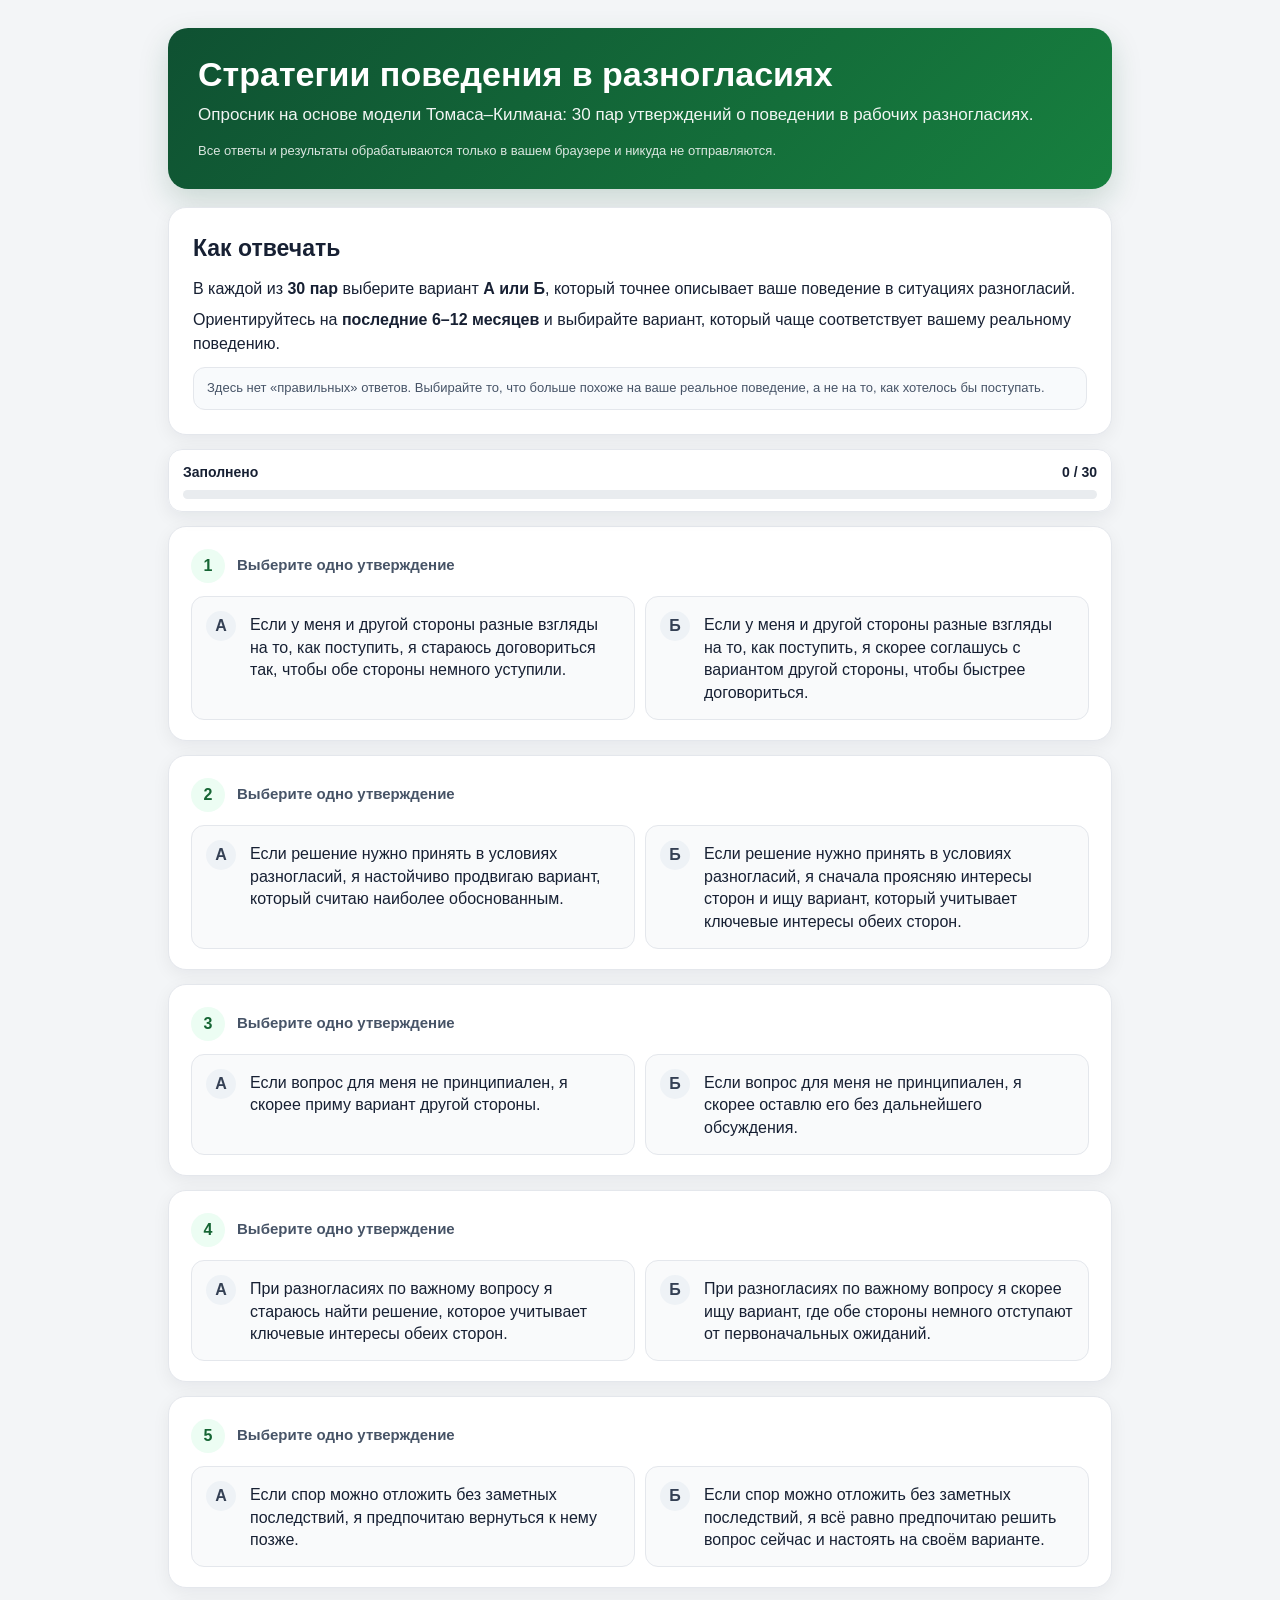
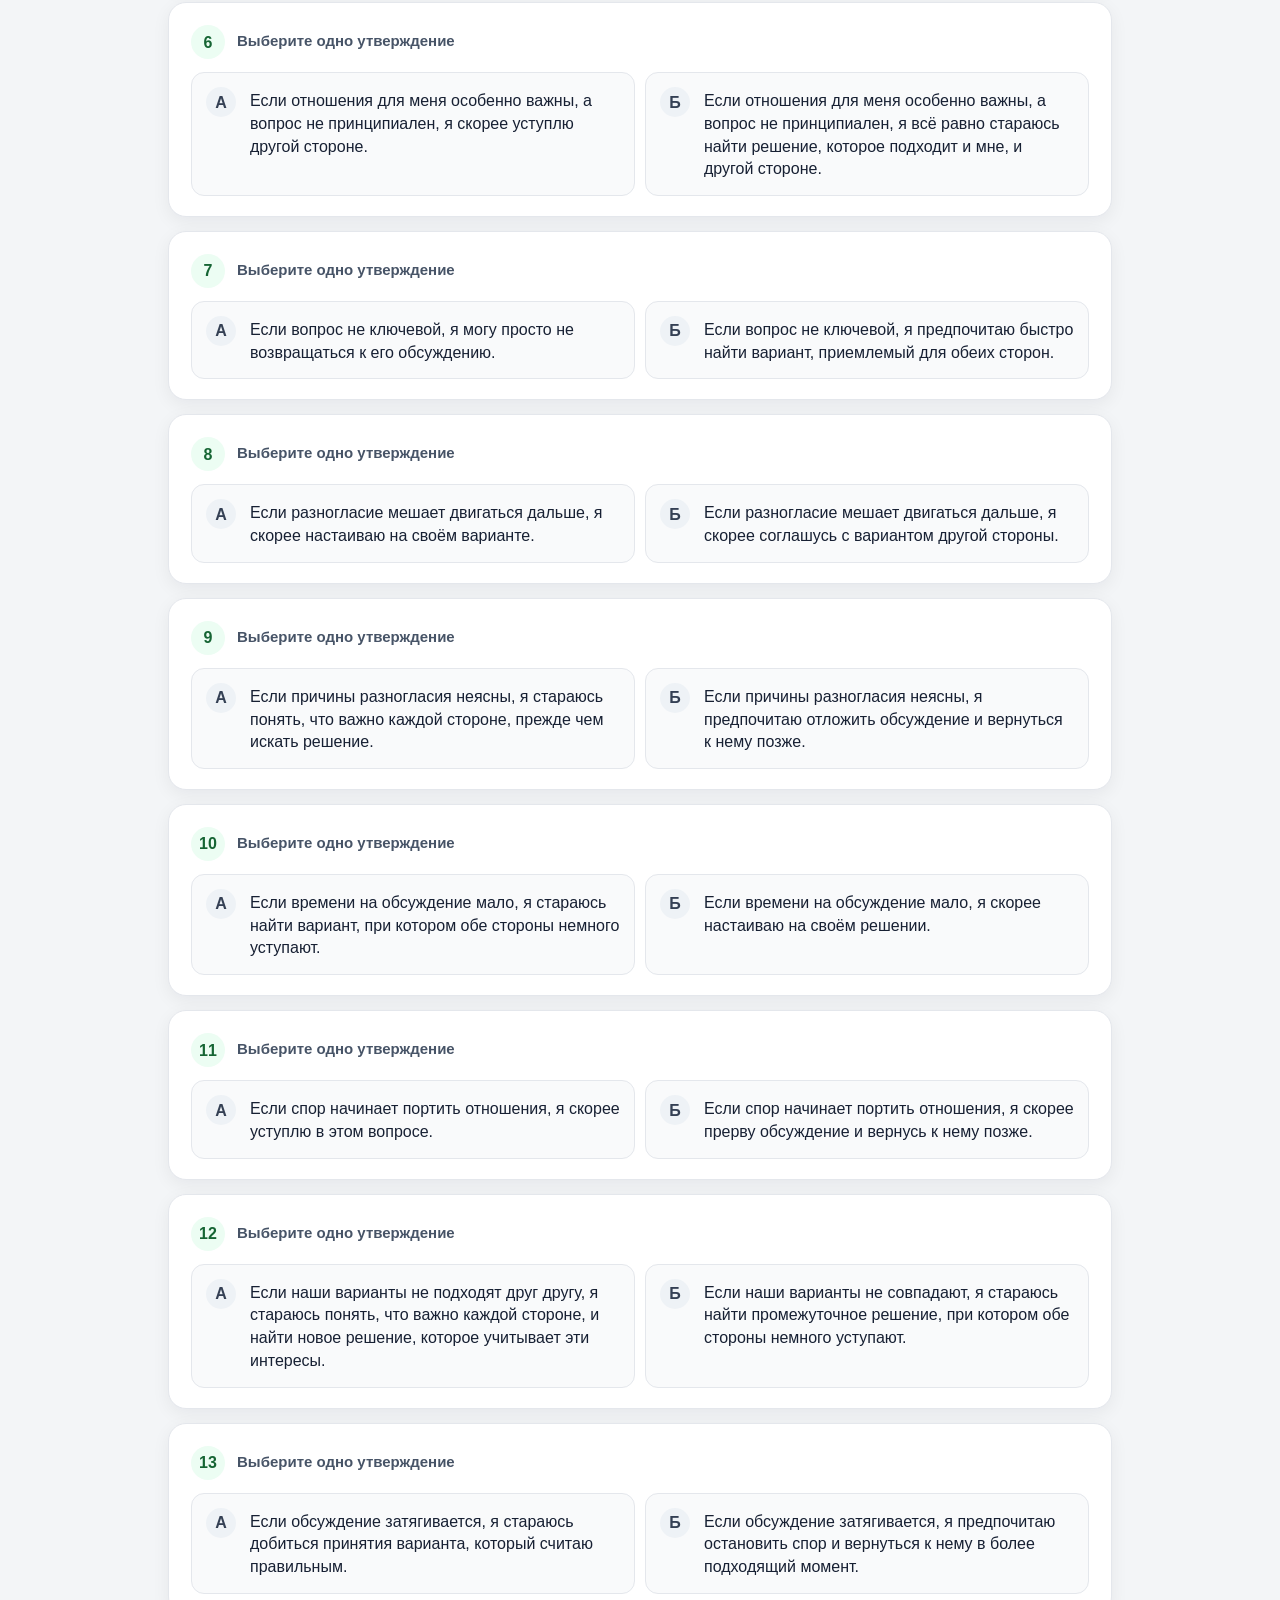
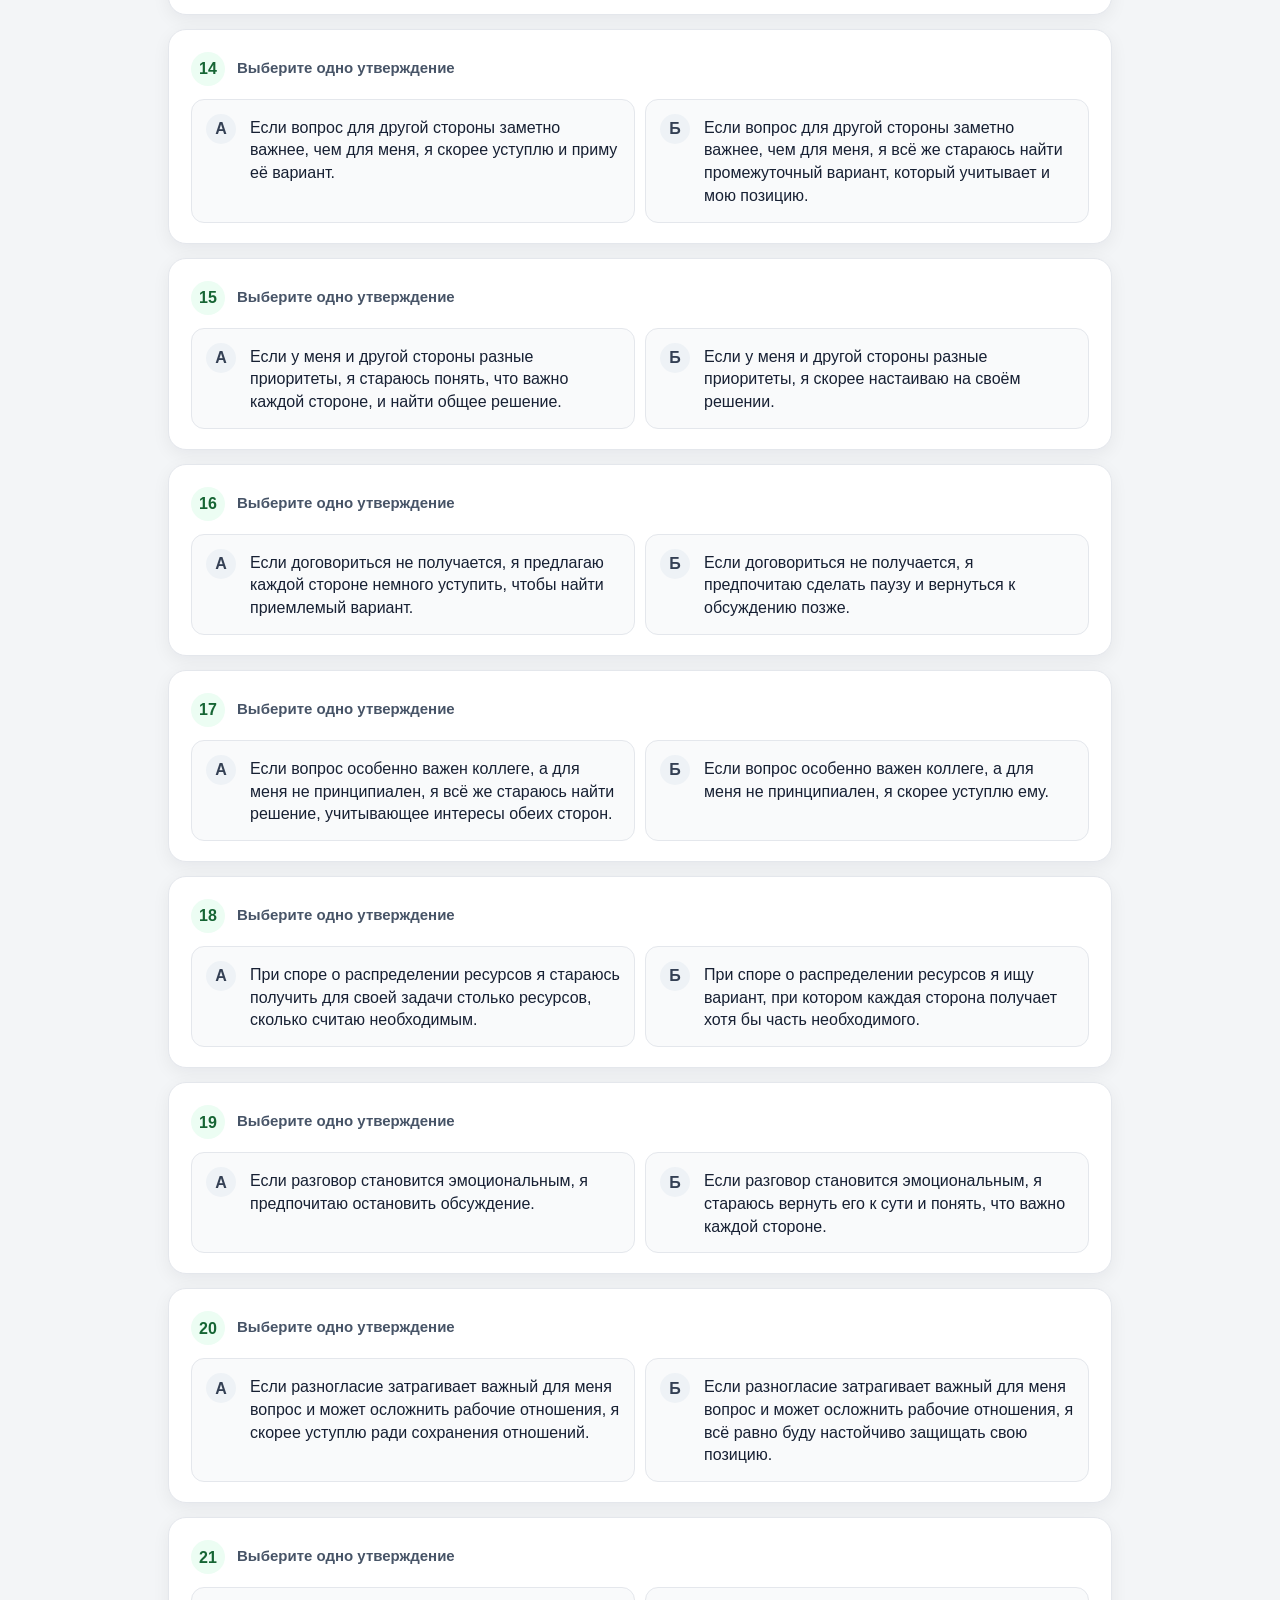
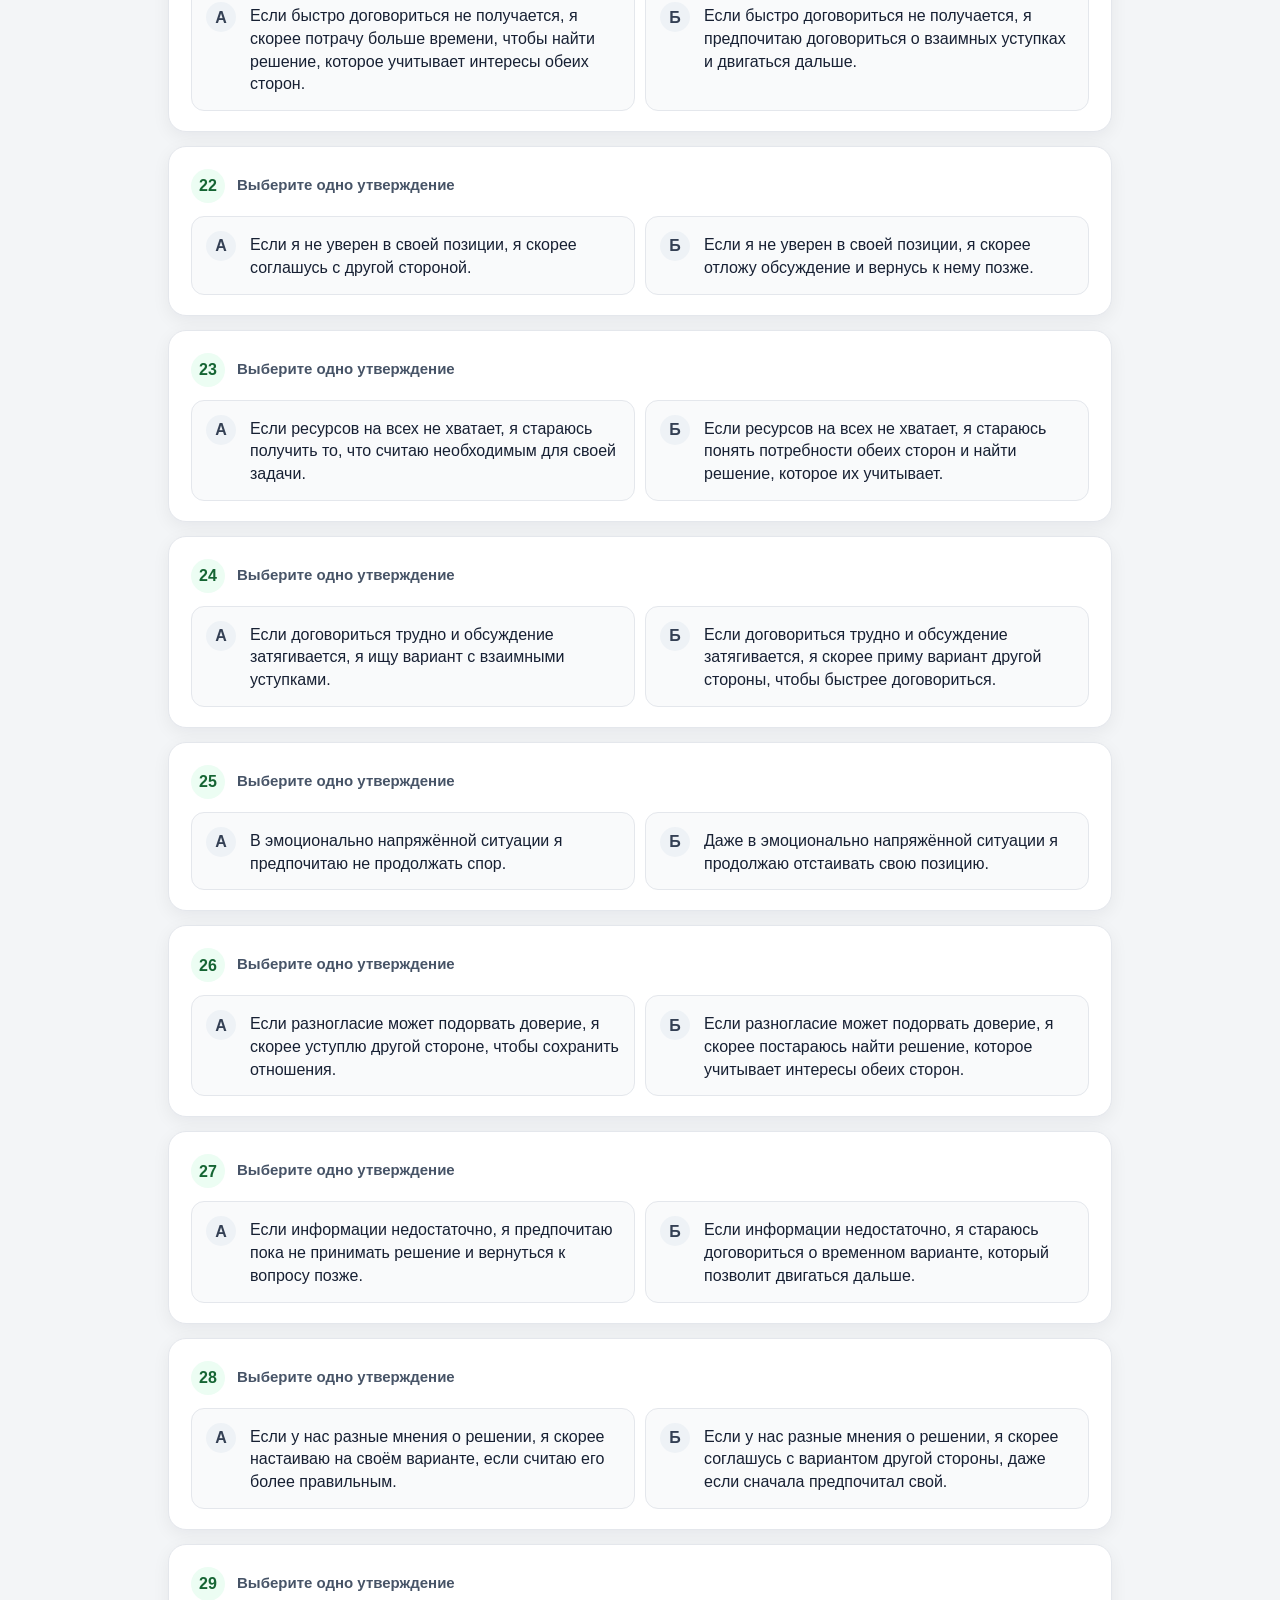
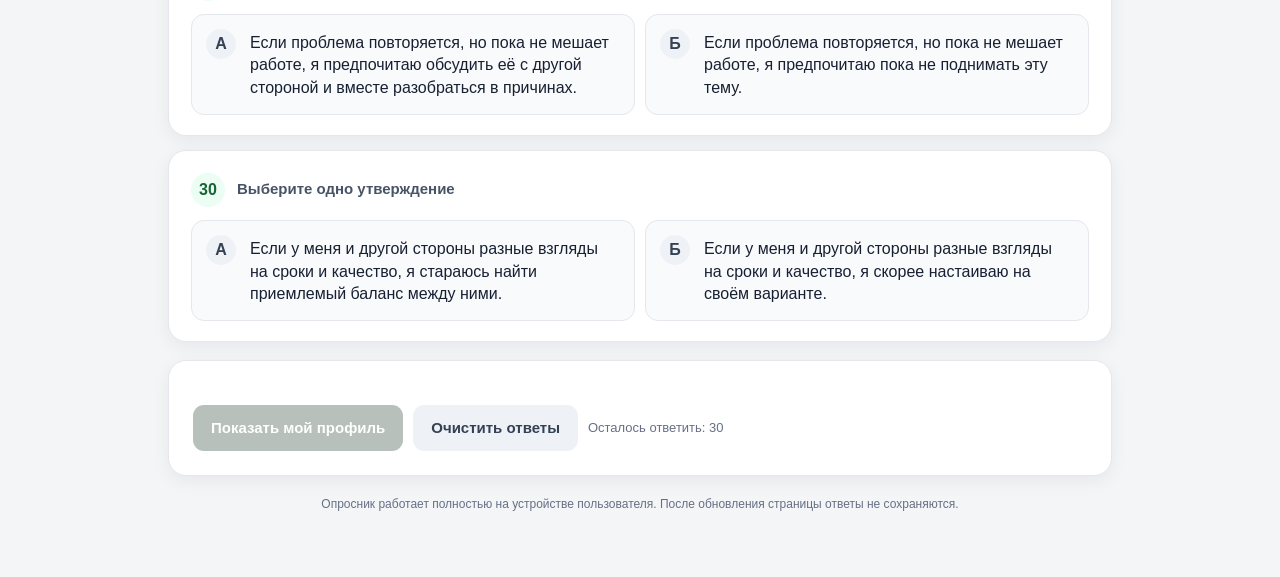
<file: thomas-kilmann-v2/index.html>
<!doctype html>
<html lang="ru">
<head>
  <meta charset="utf-8" />
  <meta name="viewport" content="width=device-width, initial-scale=1, viewport-fit=cover" />
  <meta name="theme-color" content="#0f5132" />
  <meta http-equiv="Content-Security-Policy" content="default-src 'self' data: blob:; script-src 'unsafe-inline'; style-src 'unsafe-inline'; img-src data: blob:; connect-src 'none'; object-src 'none'; base-uri 'none'; form-action 'none'" />
  <title>Стратегии поведения в разногласиях — Томас–Килман — версия 2</title>
  <style>
    :root{
      --green:#16a34a;
      --green-dark:#166534;
      --green-deep:#0f5132;
      --green-soft:#dcfce7;
      --ink:#172033;
      --muted:#667085;
      --line:#d0d5dd;
      --paper:#ffffff;
      --bg:#f3f5f7;
      --amber:#f59e0b;
      --shadow:0 5px 18px rgba(16,24,40,.06);
    }
    *{box-sizing:border-box}
    html{scroll-behavior:smooth;-webkit-text-size-adjust:100%}
    body{
      margin:0;
      font-family:Arial,Helvetica,sans-serif;
      color:var(--ink);
      background:var(--bg);
      line-height:1.45;
    }
    button,input{font:inherit}
    .wrap{max-width:980px;margin:0 auto;padding:28px 18px 64px}
    .hero{
      background:linear-gradient(135deg,#0f5132 0%,#17803f 100%);
      color:white;
      border-radius:20px;
      padding:28px 30px;
      box-shadow:0 12px 30px rgba(15,81,50,.18);
    }
    h1{font-size:34px;line-height:1.1;margin:0 0 10px}
    .subtitle{font-size:17px;margin:0;opacity:.94}
    .privacy{margin-top:14px;font-size:13px;opacity:.84}
    .panel{
      background:var(--paper);
      border:1px solid #e4e7ec;
      border-radius:18px;
      padding:24px;
      margin-top:18px;
      box-shadow:var(--shadow);
    }
    .instructions h2,.results h2{margin:0 0 12px;font-size:23px}
    .instructions p{margin:8px 0}
    .mini-note{margin-top:12px;padding:11px 13px;border-radius:12px;background:#f8fafc;border:1px solid #e4e7ec;font-size:13px;color:#475467}
    .sticky{
      position:sticky;top:8px;z-index:20;
      margin:14px 0;
      background:rgba(255,255,255,.96);
      backdrop-filter:blur(8px);
      -webkit-backdrop-filter:blur(8px);
      border:1px solid #e4e7ec;
      border-radius:14px;
      padding:12px 14px;
      box-shadow:0 5px 18px rgba(16,24,40,.07);
    }
    .progress-row{display:flex;justify-content:space-between;gap:12px;align-items:center;font-size:14px;font-weight:700}
    .bar{height:9px;background:#e9ecef;border-radius:999px;overflow:hidden;margin-top:8px}
    .bar>div{height:100%;width:0;background:var(--green);transition:width .2s ease}
    .question{padding:22px 22px 20px;margin-top:14px;scroll-margin-top:92px}
    .question.answered{border-color:#a7d8b7;box-shadow:0 5px 18px rgba(22,163,74,.07)}
    .qhead{display:flex;align-items:flex-start;gap:12px;margin-bottom:13px}
    .qnum{flex:0 0 34px;height:34px;border-radius:50%;background:#ecfdf3;color:var(--green-dark);display:grid;place-items:center;font-weight:800}
    .qtext{font-size:15px;font-weight:700;padding-top:5px;color:#475467}
    .options{display:grid;grid-template-columns:1fr 1fr;gap:10px}
    .option{
      width:100%;text-align:left;border:1px solid #e4e7ec;border-radius:13px;background:#f9fafb;color:var(--ink);
      padding:14px 14px;cursor:pointer;display:grid;grid-template-columns:34px 1fr;gap:10px;align-items:start;
      transition:border-color .15s ease,background .15s ease,box-shadow .15s ease,transform .05s ease;
      min-height:100%;
    }
    .option:hover{border-color:#b9c0c8;background:#fff}
    .option:active{transform:translateY(1px)}
    .option:focus-visible{outline:3px solid rgba(22,163,74,.22);outline-offset:2px}
    .option .badge{width:30px;height:30px;border-radius:50%;display:grid;place-items:center;background:#eef2f6;color:#344054;font-weight:900}
    .option .text{font-size:16px;line-height:1.42;padding-top:3px}
    .option.selected{border-color:#75c98e;background:#f2fbf5;box-shadow:0 0 0 2px rgba(22,163,74,.08)}
    .option.selected .badge{background:var(--green);color:white}
    .actions{display:flex;gap:10px;flex-wrap:wrap;align-items:center;margin-top:20px}
    button.primary,button.secondary{
      border:0;border-radius:11px;padding:12px 18px;font-size:15px;font-weight:800;cursor:pointer;
      min-height:44px;
    }
    button.primary{background:var(--green);color:white}
    button.primary:disabled{background:#b7c0ba;cursor:not-allowed}
    button.secondary{background:#eef2f6;color:#344054}
    .hint{font-size:13px;color:var(--muted)}
    .results{display:none;margin-top:22px;scroll-margin-top:20px}
    .results.show{display:block}
    .result-summary{margin:0 0 16px;padding:13px 15px;border-radius:12px;background:#f8fafc;border:1px solid #e4e7ec;font-size:14px;color:#475467}
    .score-cards{display:grid;grid-template-columns:repeat(5,1fr);gap:10px;margin:15px 0 22px}
    .score-card{border:1px solid #e4e7ec;border-radius:14px;padding:13px 12px;background:#fbfcfd;min-width:0}
    .score-card.is-max{border-color:#86d19b;background:#f3fbf5}
    .score-card .name{font-size:12px;color:var(--muted);margin-bottom:5px;line-height:1.25}
    .score-card .value{font-size:27px;font-weight:900;color:var(--green-dark);line-height:1}
    .score-card .max{font-size:13px;color:var(--muted);font-weight:400}
    .section-title{font-size:18px;font-weight:900;margin:24px 0 10px}
    .bars{display:grid;gap:10px}
    .bar-row{display:grid;grid-template-columns:150px 1fr 54px;gap:10px;align-items:center}
    .bar-name{font-size:14px;font-weight:700}
    .bar-track{height:16px;background:#edf0f2;border-radius:999px;overflow:hidden}
    .bar-fill{height:100%;width:0;background:linear-gradient(90deg,#2ca85a,#16813f);border-radius:999px;transition:width .45s ease}
    .bar-score{text-align:right;font-size:14px;font-weight:900;color:#344054}
    .strategy-map-wrap{width:100%;max-width:650px;margin:18px auto 6px}
    .map-x-title{text-align:center;font-weight:800;font-size:14px;margin:0 0 7px;color:#344054}
    .map-row{display:grid;grid-template-columns:38px minmax(0,1fr);gap:8px;align-items:stretch;width:100%}
    .map-y-title{writing-mode:vertical-rl;transform:rotate(180deg);display:flex;align-items:center;justify-content:center;font-weight:800;font-size:13px;color:#344054;text-align:center}
    .strategy-map{position:relative;width:100%;min-width:0;aspect-ratio:1/1;border-left:2px solid #667085;border-bottom:2px solid #667085;background:#fff;overflow:hidden;border-radius:3px}
    .strategy-map:before,.strategy-map:after{content:"";position:absolute;background:#d0d5dd;z-index:0}
    .strategy-map:before{left:50%;top:0;bottom:0;width:1px}
    .strategy-map:after{top:50%;left:0;right:0;height:1px}
    .axis-arrow-x,.axis-arrow-y{position:absolute;color:#667085;font-size:18px;font-weight:900;z-index:2}
    .axis-arrow-x{right:5px;bottom:-2px}
    .axis-arrow-y{left:-1px;top:0}
    .point{position:absolute;transform:translate(-50%,-50%);z-index:3;text-align:center;min-width:76px}
    .bubble{margin:0 auto 5px;border-radius:50%;background:var(--green);color:white;display:grid;place-items:center;font-weight:900;box-shadow:0 5px 16px rgba(22,129,63,.2);border:3px solid white;outline:1px solid rgba(22,129,63,.22);transition:width .35s,height .35s,opacity .35s}
    .point-label{font-size:clamp(10px,2.4vw,14px);font-weight:800;line-height:1.15;background:rgba(255,255,255,.88);padding:2px 4px;border-radius:5px;white-space:nowrap}
    .p-compete{left:21%;top:20%}.p-collab{left:79%;top:20%}.p-compromise{left:50%;top:50%}.p-avoid{left:21%;top:80%}.p-accommodate{left:79%;top:80%}
    .legend-note{font-size:12px;color:#667085;text-align:center;margin-top:8px}
    .strategy-info{display:grid;grid-template-columns:repeat(2,1fr);gap:10px;margin-top:12px}
    details{border:1px solid #e4e7ec;border-radius:12px;background:#fbfcfd;padding:0 13px}
    summary{cursor:pointer;padding:12px 0;font-weight:800;font-size:14px}
    details p{font-size:13px;color:#475467;margin:0 0 12px}
    .result-note{margin:18px 0 0;padding:14px 16px;border-radius:12px;background:#f8fafc;border:1px solid #e4e7ec;font-size:14px;color:#475467}
    .reflection-block{margin-top:22px;padding:18px;border:1px solid #cfe8d7;border-radius:15px;background:#f6fbf7}
    .reflection-block .section-title{margin:0 0 8px}
    .reflection-intro{margin:0 0 14px;color:#475467;font-size:14px}
    .reflection-grid{display:grid;grid-template-columns:1fr 1fr;gap:10px}
    .reflection-item{display:grid;grid-template-columns:30px 1fr;gap:10px;align-items:start;background:#fff;border:1px solid #dfe7e2;border-radius:12px;padding:12px 13px;font-size:14px;color:#344054}
    .reflection-item .rnum{width:28px;height:28px;border-radius:50%;display:grid;place-items:center;background:#dcfce7;color:#166534;font-weight:900}
    .reflection-foot{margin:12px 0 0;font-size:13px;color:#667085}
    .copy-ok{display:none;color:var(--green-dark);font-size:13px;font-weight:700}
    .copy-ok.show{display:inline}
    .footer{font-size:12px;color:#667085;margin-top:20px;text-align:center}
    .error{display:none;margin-top:14px;padding:12px 14px;background:#fff1f2;color:#9f1239;border:1px solid #fecdd3;border-radius:12px;font-size:13px;font-weight:700}
    @media (max-width:760px){
      .score-cards{grid-template-columns:repeat(2,1fr)}
      .strategy-info{grid-template-columns:1fr}
      .reflection-grid{grid-template-columns:1fr}
    }
    @media (max-width:680px){
      .wrap{padding:16px 12px 44px}
      h1{font-size:28px}.hero{padding:22px 20px;border-radius:17px}.panel{padding:18px;border-radius:15px}.question{padding:17px 15px}.qtext{font-size:14px}
      .options{grid-template-columns:1fr;gap:8px}.option{padding:12px 12px}.option .text{font-size:15px}
      .sticky{top:6px;margin:10px 0;padding:10px 12px}
      .score-cards{grid-template-columns:1fr 1fr}.score-card .value{font-size:25px}
      .bar-row{grid-template-columns:112px 1fr 48px;gap:7px}.bar-name{font-size:12px}.bar-score{font-size:12px}
      .map-row{grid-template-columns:28px minmax(0,1fr);gap:6px}.map-y-title{font-size:11px}.map-x-title{font-size:13px}.point{min-width:64px}.point-label{white-space:normal;max-width:98px;font-size:11px}
      button.primary,button.secondary{flex:1 1 auto}
    }
    @media (max-width:390px){
      .score-cards{grid-template-columns:1fr}
      .bar-row{grid-template-columns:95px 1fr 42px}
      h1{font-size:25px}
    }
    @media print{
      body{background:white}.wrap{max-width:none;padding:0}.hero,.instructions,.sticky,#questions,.actions,.footer{display:none!important}
      .panel{box-shadow:none;border:0}.results{display:block!important;margin:0}.strategy-info{display:none}.result-note{font-size:12px}.score-cards{grid-template-columns:repeat(5,1fr)}
    }
  </style>
</head>
<body>
<div class="wrap">
  <section class="hero">
    <h1>Стратегии поведения в разногласиях</h1>
    <p class="subtitle">Опросник на основе модели Томаса–Килмана: 30 пар утверждений о поведении в рабочих разногласиях.</p>
    <div class="privacy">Все ответы и результаты обрабатываются только в вашем браузере и никуда не отправляются.</div>
  </section>

  <section class="panel instructions">
    <h2>Как отвечать</h2>
    <p>В каждой из <b>30 пар</b> выберите вариант <b>А или Б</b>, который точнее описывает ваше поведение в ситуациях разногласий.</p>
    <p>Ориентируйтесь на <b>последние 6–12 месяцев</b> и выбирайте вариант, который чаще соответствует вашему реальному поведению.</p>
    <div class="mini-note">Здесь нет «правильных» ответов. Выбирайте то, что больше похоже на ваше реальное поведение, а не на то, как хотелось бы поступать.</div>
  </section>

  <div class="sticky">
    <div class="progress-row"><span>Заполнено</span><span id="progressText">0 / 30</span></div>
    <div class="bar"><div id="progressBar"></div></div>
  </div>

  <main id="questions"></main>

  <section class="panel">
    <div class="actions">
      <button class="primary" id="calcBtn" disabled>Показать мой профиль</button>
      <button class="secondary" id="resetBtn" type="button">Очистить ответы</button>
      <span class="hint" id="completeHint">Ответьте на все 30 вопросов.</span>
    </div>
    <div class="error" id="errorBox"></div>
  </section>

  <section class="panel results" id="results">
    <h2>Ваш результат</h2>
    <div class="result-summary" id="resultSummary"></div>

    <div class="score-cards" id="scoreCards"></div>

    <div class="section-title">Профиль стратегий</div>
    <div class="bars" id="bars"></div>

    <div class="section-title">Карта модели Томаса–Килмана</div>
    <div class="strategy-map-wrap">
      <div class="map-x-title">Интересы другой стороны →</div>
      <div class="map-row">
        <div class="map-y-title">Свои интересы →</div>
        <div class="strategy-map" aria-label="Карта стратегий Томаса–Килмана">
          <div class="axis-arrow-y">↑</div><div class="axis-arrow-x">→</div>
          <div class="point p-compete" data-strategy="D"><div class="bubble">0</div><div class="point-label">Конкуренция</div></div>
          <div class="point p-collab" data-strategy="E"><div class="bubble">0</div><div class="point-label">Сотрудничество</div></div>
          <div class="point p-compromise" data-strategy="C"><div class="bubble">0</div><div class="point-label">Компромисс</div></div>
          <div class="point p-avoid" data-strategy="A"><div class="bubble">0</div><div class="point-label">Уклонение</div></div>
          <div class="point p-accommodate" data-strategy="B"><div class="bubble">0</div><div class="point-label">Приспособление</div></div>
        </div>
      </div>
      <div class="legend-note">Чем больше круг, тем чаще эта стратегия выбиралась в 30 парах.</div>
    </div>

    <div class="strategy-info">
      <details><summary>Конкуренция</summary><p>Фокус на собственных интересах и настойчивое продвижение своего решения. Может быть полезна, когда важны скорость и решительность, но при чрезмерном использовании повышает риск сопротивления и ухудшения отношений.</p></details>
      <details><summary>Сотрудничество</summary><p>Поиск решения, которое максимально учитывает интересы обеих сторон. Часто даёт более устойчивый результат, но требует времени, готовности к диалогу и навыков переговоров.</p></details>
      <details><summary>Компромисс</summary><p>Поиск промежуточного варианта через взаимные уступки. Помогает быстрее договориться, но может оставить часть интересов обеих сторон неудовлетворённой.</p></details>
      <details><summary>Уклонение</summary><p>Отказ от немедленного включения в конфликт или перенос обсуждения. Может снизить напряжение и дать время на подготовку, но не решает проблему само по себе.</p></details>
      <details><summary>Приспособление</summary><p>Приоритет интересов другой стороны и готовность уступить. Помогает сохранить отношения и быстро завершить спор, но при частом использовании собственные интересы могут оставаться без внимания.</p></details>
    </div>

    <div class="result-note">
      <b>Как читать результат.</b> Каждый балл — это один выбор в пользу стратегии, максимум — 12. Сумма пяти показателей всегда должна быть равна 30. Смотрите на профиль не как на оценку «хорошо/плохо» и не как на тип личности. Пять стратегий — это разные варианты выхода из разногласий, и каждая может быть уместна в определённых обстоятельствах. Результат показывает, какие варианты вы чаще выбирали в этом наборе пар.
    </div>

    <div class="reflection-block">
      <div class="section-title">Для саморефлексии</div>
      <p class="reflection-intro">Полезнее всего использовать профиль как повод посмотреть на собственный репертуар поведения: что включается привычно, что выбирается осознанно и какие варианты остаются в стороне.</p>
      <div class="reflection-grid">
        <div class="reflection-item"><span class="rnum">1</span><span>Какие стратегии я чаще выбираю автоматически, почти не задумываясь?</span></div>
        <div class="reflection-item"><span class="rnum">2</span><span>В каких ситуациях привычный способ помогает мне выйти из разногласия, а в каких может ограничивать?</span></div>
        <div class="reflection-item"><span class="rnum">3</span><span>Какие стратегии я использую реже? Это осознанный выбор или мне просто сложнее к ним прибегать?</span></div>
        <div class="reflection-item"><span class="rnum">4</span><span>Что поможет мне выбирать способ действия более осознанно — с учётом важности вопроса, отношений, времени и возможных последствий?</span></div>
      </div>
      <p class="reflection-foot">Обратите внимание не только на самый высокий балл, но и на весь профиль: гибкость проявляется не в одной «лучшей» стратегии, а в способности выбирать подход под конкретную ситуацию.</p>
    </div>

    <div class="actions">
      <button class="secondary" id="copyBtn" type="button">Скопировать результат</button>
      <button class="secondary" id="savePngBtn" type="button">Сохранить картинку</button>
      <button class="secondary" id="pdfBtn" type="button">Сохранить PDF</button>
      <span class="copy-ok" id="copyOk">Готово</span>
    </div>
  </section>

  <div class="footer">Опросник работает полностью на устройстве пользователя. После обновления страницы ответы не сохраняются.</div>
</div>

<script>
const questions = [
  [
    "Если у меня и другой стороны разные взгляды на то, как поступить, я стараюсь договориться так, чтобы обе стороны немного уступили.",
    "Если у меня и другой стороны разные взгляды на то, как поступить, я скорее соглашусь с вариантом другой стороны, чтобы быстрее договориться."
  ],
  [
    "Если решение нужно принять в условиях разногласий, я настойчиво продвигаю вариант, который считаю наиболее обоснованным.",
    "Если решение нужно принять в условиях разногласий, я сначала проясняю интересы сторон и ищу вариант, который учитывает ключевые интересы обеих сторон."
  ],
  [
    "Если вопрос для меня не принципиален, я скорее приму вариант другой стороны.",
    "Если вопрос для меня не принципиален, я скорее оставлю его без дальнейшего обсуждения."
  ],
  [
    "При разногласиях по важному вопросу я стараюсь найти решение, которое учитывает ключевые интересы обеих сторон.",
    "При разногласиях по важному вопросу я скорее ищу вариант, где обе стороны немного отступают от первоначальных ожиданий."
  ],
  [
    "Если спор можно отложить без заметных последствий, я предпочитаю вернуться к нему позже.",
    "Если спор можно отложить без заметных последствий, я всё равно предпочитаю решить вопрос сейчас и настоять на своём варианте."
  ],
  [
    "Если отношения для меня особенно важны, а вопрос не принципиален, я скорее уступлю другой стороне.",
    "Если отношения для меня особенно важны, а вопрос не принципиален, я всё равно стараюсь найти решение, которое подходит и мне, и другой стороне."
  ],
  [
    "Если вопрос не ключевой, я могу просто не возвращаться к его обсуждению.",
    "Если вопрос не ключевой, я предпочитаю быстро найти вариант, приемлемый для обеих сторон."
  ],
  [
    "Если разногласие мешает двигаться дальше, я скорее настаиваю на своём варианте.",
    "Если разногласие мешает двигаться дальше, я скорее соглашусь с вариантом другой стороны."
  ],
  [
    "Если причины разногласия неясны, я стараюсь понять, что важно каждой стороне, прежде чем искать решение.",
    "Если причины разногласия неясны, я предпочитаю отложить обсуждение и вернуться к нему позже."
  ],
  [
    "Если времени на обсуждение мало, я стараюсь найти вариант, при котором обе стороны немного уступают.",
    "Если времени на обсуждение мало, я скорее настаиваю на своём решении."
  ],
  [
    "Если спор начинает портить отношения, я скорее уступлю в этом вопросе.",
    "Если спор начинает портить отношения, я скорее прерву обсуждение и вернусь к нему позже."
  ],
  [
    "Если наши варианты не подходят друг другу, я стараюсь понять, что важно каждой стороне, и найти новое решение, которое учитывает эти интересы.",
    "Если наши варианты не совпадают, я стараюсь найти промежуточное решение, при котором обе стороны немного уступают."
  ],
  [
    "Если обсуждение затягивается, я стараюсь добиться принятия варианта, который считаю правильным.",
    "Если обсуждение затягивается, я предпочитаю остановить спор и вернуться к нему в более подходящий момент."
  ],
  [
    "Если вопрос для другой стороны заметно важнее, чем для меня, я скорее уступлю и приму её вариант.",
    "Если вопрос для другой стороны заметно важнее, чем для меня, я всё же стараюсь найти промежуточный вариант, который учитывает и мою позицию."
  ],
  [
    "Если у меня и другой стороны разные приоритеты, я стараюсь понять, что важно каждой стороне, и найти общее решение.",
    "Если у меня и другой стороны разные приоритеты, я скорее настаиваю на своём решении."
  ],
  [
    "Если договориться не получается, я предлагаю каждой стороне немного уступить, чтобы найти приемлемый вариант.",
    "Если договориться не получается, я предпочитаю сделать паузу и вернуться к обсуждению позже."
  ],
  [
    "Если вопрос особенно важен коллеге, а для меня не принципиален, я всё же стараюсь найти решение, учитывающее интересы обеих сторон.",
    "Если вопрос особенно важен коллеге, а для меня не принципиален, я скорее уступлю ему."
  ],
  [
    "При споре о распределении ресурсов я стараюсь получить для своей задачи столько ресурсов, сколько считаю необходимым.",
    "При споре о распределении ресурсов я ищу вариант, при котором каждая сторона получает хотя бы часть необходимого."
  ],
  [
    "Если разговор становится эмоциональным, я предпочитаю остановить обсуждение.",
    "Если разговор становится эмоциональным, я стараюсь вернуть его к сути и понять, что важно каждой стороне."
  ],
  [
    "Если разногласие затрагивает важный для меня вопрос и может осложнить рабочие отношения, я скорее уступлю ради сохранения отношений.",
    "Если разногласие затрагивает важный для меня вопрос и может осложнить рабочие отношения, я всё равно буду настойчиво защищать свою позицию."
  ],
  [
    "Если быстро договориться не получается, я скорее потрачу больше времени, чтобы найти решение, которое учитывает интересы обеих сторон.",
    "Если быстро договориться не получается, я предпочитаю договориться о взаимных уступках и двигаться дальше."
  ],
  [
    "Если я не уверен в своей позиции, я скорее соглашусь с другой стороной.",
    "Если я не уверен в своей позиции, я скорее отложу обсуждение и вернусь к нему позже."
  ],
  [
    "Если ресурсов на всех не хватает, я стараюсь получить то, что считаю необходимым для своей задачи.",
    "Если ресурсов на всех не хватает, я стараюсь понять потребности обеих сторон и найти решение, которое их учитывает."
  ],
  [
    "Если договориться трудно и обсуждение затягивается, я ищу вариант с взаимными уступками.",
    "Если договориться трудно и обсуждение затягивается, я скорее приму вариант другой стороны, чтобы быстрее договориться."
  ],
  [
    "В эмоционально напряжённой ситуации я предпочитаю не продолжать спор.",
    "Даже в эмоционально напряжённой ситуации я продолжаю отстаивать свою позицию."
  ],
  [
    "Если разногласие может подорвать доверие, я скорее уступлю другой стороне, чтобы сохранить отношения.",
    "Если разногласие может подорвать доверие, я скорее постараюсь найти решение, которое учитывает интересы обеих сторон."
  ],
  [
    "Если информации недостаточно, я предпочитаю пока не принимать решение и вернуться к вопросу позже.",
    "Если информации недостаточно, я стараюсь договориться о временном варианте, который позволит двигаться дальше."
  ],
  [
    "Если у нас разные мнения о решении, я скорее настаиваю на своём варианте, если считаю его более правильным.",
    "Если у нас разные мнения о решении, я скорее соглашусь с вариантом другой стороны, даже если сначала предпочитал свой."
  ],
  [
    "Если проблема повторяется, но пока не мешает работе, я предпочитаю обсудить её с другой стороной и вместе разобраться в причинах.",
    "Если проблема повторяется, но пока не мешает работе, я предпочитаю пока не поднимать эту тему."
  ],
  [
    "Если у меня и другой стороны разные взгляды на сроки и качество, я стараюсь найти приемлемый баланс между ними.",
    "Если у меня и другой стороны разные взгляды на сроки и качество, я скорее настаиваю на своём варианте."
  ]
];

// Ключ из таблицы подсчёта в исходном материале.
// A = Уклонение, B = Приспособление, C = Компромисс,
// D = Конкуренция, E = Сотрудничество.
const scoringKey = [
  [
    "C",
    "B"
  ],
  [
    "D",
    "E"
  ],
  [
    "B",
    "A"
  ],
  [
    "E",
    "C"
  ],
  [
    "A",
    "D"
  ],
  [
    "B",
    "E"
  ],
  [
    "A",
    "C"
  ],
  [
    "D",
    "B"
  ],
  [
    "E",
    "A"
  ],
  [
    "C",
    "D"
  ],
  [
    "B",
    "A"
  ],
  [
    "E",
    "C"
  ],
  [
    "D",
    "A"
  ],
  [
    "B",
    "C"
  ],
  [
    "E",
    "D"
  ],
  [
    "C",
    "A"
  ],
  [
    "E",
    "B"
  ],
  [
    "D",
    "C"
  ],
  [
    "A",
    "E"
  ],
  [
    "B",
    "D"
  ],
  [
    "E",
    "C"
  ],
  [
    "B",
    "A"
  ],
  [
    "D",
    "E"
  ],
  [
    "C",
    "B"
  ],
  [
    "A",
    "D"
  ],
  [
    "B",
    "E"
  ],
  [
    "A",
    "C"
  ],
  [
    "D",
    "B"
  ],
  [
    "E",
    "A"
  ],
  [
    "C",
    "D"
  ]
];

const strategies = {
  D:{name:'Конкуренция', short:'Конкуренция'},
  E:{name:'Сотрудничество', short:'Сотрудничество'},
  C:{name:'Компромисс', short:'Компромисс'},
  A:{name:'Уклонение', short:'Уклонение'},
  B:{name:'Приспособление', short:'Приспособление'}
};
const displayOrder = ['D','E','C','A','B'];
const responses = Array(30).fill(null); // 0 = первый вариант, 1 = второй
let lastScores = null;

function validateQuestions(){
  if(!Array.isArray(questions)||questions.length!==30) throw new Error('Опросник должен содержать 30 пар.');
  const all=[];
  questions.forEach((pair,i)=>{
    if(!Array.isArray(pair)||pair.length!==2) throw new Error(`Ошибка формата в паре ${i+1}.`);
    pair.forEach((text,j)=>{
      if(typeof text!=='string'||!text.trim()) throw new Error(`Пустая формулировка в паре ${i+1}, вариант ${j+1}.`);
      all.push(text.trim());
    });
  });
  if(new Set(all).size!==60) throw new Error('В версии 2 должны быть 60 уникальных формулировок.');
  return true;
}

function validateScoringKey(){
  const counts={A:0,B:0,C:0,D:0,E:0};
  if(scoringKey.length!==30) throw new Error('Ключ должен содержать 30 строк.');
  scoringKey.forEach((row,i)=>{
    if(!Array.isArray(row)||row.length!==2) throw new Error(`Ошибка ключа в вопросе ${i+1}.`);
    if(row[0]===row[1]) throw new Error(`В вопросе ${i+1} обе опции попали в одну стратегию.`);
    row.forEach(code=>{
      if(!(code in counts)) throw new Error(`Неизвестный код стратегии ${code}.`);
      counts[code]++;
    });
  });
  Object.entries(counts).forEach(([code,count])=>{
    if(count!==12) throw new Error(`Проверка ключа не пройдена: ${code} встречается ${count} раз вместо 12.`);
  });
  const pairCounts={};
  scoringKey.forEach(row=>{
    const signature=[...row].sort().join('');
    pairCounts[signature]=(pairCounts[signature]||0)+1;
  });
  const expectedPairs=['AB','AC','AD','AE','BC','BD','BE','CD','CE','DE'];
  expectedPairs.forEach(signature=>{
    if(pairCounts[signature]!==3) throw new Error(`Проверка ключа не пройдена: пара ${signature} встречается ${pairCounts[signature]||0} раз вместо 3.`);
  });
  // Дополнительная контрольная проверка крайних тестовых профилей.
  const allFirst={A:5,B:7,C:5,D:6,E:7};
  const allSecond={A:7,B:5,C:7,D:6,E:5};
  const countChoice=choice=>{
    const s={A:0,B:0,C:0,D:0,E:0};
    scoringKey.forEach(row=>s[row[choice]]++);
    return s;
  };
  const same=(x,y)=>Object.keys(x).every(k=>x[k]===y[k]);
  if(!same(countChoice(0),allFirst)||!same(countChoice(1),allSecond)) throw new Error('Контрольная сумма ключа не совпала.');
  return true;
}

function showFatalError(err){
  const box=document.getElementById('errorBox');
  box.textContent='Внутренняя проверка ключа не пройдена. Опросник отключён, чтобы не показать неверный результат. '+err.message;
  box.style.display='block';
  document.getElementById('calcBtn').disabled=true;
}

function renderQuestions(){
  const root=document.getElementById('questions');
  questions.forEach((pair,i)=>{
    const card=document.createElement('section');
    card.className='panel question';
    card.id='q'+(i+1);
    card.innerHTML=`
      <div class="qhead"><div class="qnum">${i+1}</div><div class="qtext">Выберите одно утверждение</div></div>
      <div class="options" role="group" aria-label="Вопрос ${i+1}">
        <button class="option" type="button" data-q="${i}" data-choice="0" aria-pressed="false"><span class="badge">А</span><span class="text">${pair[0]}</span></button>
        <button class="option" type="button" data-q="${i}" data-choice="1" aria-pressed="false"><span class="badge">Б</span><span class="text">${pair[1]}</span></button>
      </div>`;
    root.appendChild(card);
  });
  root.addEventListener('click',e=>{
    const btn=e.target.closest('.option');
    if(!btn) return;
    const q=Number(btn.dataset.q), choice=Number(btn.dataset.choice);
    responses[q]=choice;
    document.querySelectorAll(`.option[data-q="${q}"]`).forEach(el=>{
      const selected=Number(el.dataset.choice)===choice;
      el.classList.toggle('selected',selected);
      el.setAttribute('aria-pressed',selected?'true':'false');
    });
    document.getElementById('q'+(q+1)).classList.add('answered');
    updateProgress();
    if(document.getElementById('results').classList.contains('show') && responses.every(v=>v!==null)) calculate(false);
  });
}

function updateProgress(){
  const done=responses.filter(v=>v!==null).length;
  document.getElementById('progressText').textContent=`${done} / 30`;
  document.getElementById('progressBar').style.width=`${done/30*100}%`;
  document.getElementById('calcBtn').disabled=done!==30;
  document.getElementById('completeHint').textContent=done===30?'Готово — можно посмотреть профиль.':`Осталось ответить: ${30-done}`;
}

function computeScores(){
  if(responses.some(v=>v===null)) throw new Error('Есть вопросы без ответа.');
  const scores={A:0,B:0,C:0,D:0,E:0};
  responses.forEach((choice,i)=>scores[scoringKey[i][choice]]++);
  const total=Object.values(scores).reduce((a,b)=>a+b,0);
  if(total!==30) throw new Error(`Сумма баллов равна ${total}, ожидалось 30.`);
  Object.values(scores).forEach(v=>{if(v<0||v>12) throw new Error('Один из баллов вышел за допустимый диапазон 0–12.');});
  return scores;
}

function topStrategyNames(scores){
  const max=Math.max(...Object.values(scores));
  return displayOrder.filter(code=>scores[code]===max).map(code=>strategies[code].name);
}

function renderResults(scores){
  lastScores=scores;
  const maxScore=Math.max(...Object.values(scores));
  const top=topStrategyNames(scores);
  const phrase=top.length===1
    ? `В этом наборе пар чаще всего выбиралась стратегия «${top[0]}» — ${maxScore} из 12 возможных выборов.`
    : `В этом наборе пар одинаково часто выбирались стратегии: ${top.join(', ')} — по ${maxScore} из 12 возможных выборов.`;
  document.getElementById('resultSummary').textContent=phrase;

  const cards=document.getElementById('scoreCards');
  cards.innerHTML='';
  displayOrder.forEach(code=>{
    const el=document.createElement('div');
    el.className='score-card'+(scores[code]===maxScore?' is-max':'');
    el.innerHTML=`<div class="name">${strategies[code].name}</div><div class="value">${scores[code]} <span class="max">из 12</span></div>`;
    cards.appendChild(el);
  });

  const bars=document.getElementById('bars');
  bars.innerHTML='';
  displayOrder.forEach(code=>{
    const row=document.createElement('div');
    row.className='bar-row';
    row.innerHTML=`<div class="bar-name">${strategies[code].name}</div><div class="bar-track"><div class="bar-fill" style="width:${scores[code]/12*100}%"></div></div><div class="bar-score">${scores[code]}/12</div>`;
    bars.appendChild(row);
  });

  document.querySelectorAll('.point').forEach(point=>{
    const code=point.dataset.strategy;
    const score=scores[code];
    const bubble=point.querySelector('.bubble');
    const size=34 + score*2.7;
    bubble.style.width=size+'px';
    bubble.style.height=size+'px';
    bubble.style.opacity=String(0.45 + score/12*0.55);
    bubble.textContent=score;
  });
}

function calculate(scroll=true){
  try{
    const scores=computeScores();
    renderResults(scores);
    const results=document.getElementById('results');
    results.classList.add('show');
    if(scroll) setTimeout(()=>results.scrollIntoView({behavior:'smooth',block:'start'}),80);
  }catch(err){
    showFatalError(err);
  }
}

document.getElementById('calcBtn').addEventListener('click',()=>calculate(true));
document.getElementById('resetBtn').addEventListener('click',()=>{
  if(!confirm('Очистить все ответы?')) return;
  responses.fill(null);lastScores=null;
  document.querySelectorAll('.option').forEach(el=>{el.classList.remove('selected');el.setAttribute('aria-pressed','false');});
  document.querySelectorAll('.question').forEach(el=>el.classList.remove('answered'));
  document.getElementById('results').classList.remove('show');
  updateProgress();
  window.scrollTo({top:0,behavior:'smooth'});
});

function resultText(){
  const s=lastScores || computeScores();
  const topNames=topStrategyNames(s);
  const top=topNames.join(', ');
  return `Стратегии поведения в разногласиях — мой результат\nКонкуренция: ${s.D}/12\nСотрудничество: ${s.E}/12\nКомпромисс: ${s.C}/12\nУклонение: ${s.A}/12\nПриспособление: ${s.B}/12\nСумма: ${Object.values(s).reduce((a,b)=>a+b,0)}/30\nЧаще всего выбирались: ${top}\n\nДля саморефлексии: какие стратегии я выбираю автоматически, когда они помогают или ограничивают, какие использую реже и что поможет выбирать способ выхода из разногласия более осознанно?`;
}
function showActionOk(message='Готово'){
  const ok=document.getElementById('copyOk');ok.textContent=message;ok.classList.add('show');setTimeout(()=>ok.classList.remove('show'),2200);
}
async function robustCopy(text){
  if(navigator.clipboard && window.isSecureContext){try{await navigator.clipboard.writeText(text);return true;}catch(e){}}
  const ta=document.createElement('textarea');ta.value=text;ta.setAttribute('readonly','');ta.style.position='fixed';ta.style.left='-9999px';document.body.appendChild(ta);ta.select();ta.setSelectionRange(0,ta.value.length);
  let copied=false;try{copied=document.execCommand('copy');}catch(e){}document.body.removeChild(ta);return copied;
}
document.getElementById('copyBtn').addEventListener('click',async()=>{
  const copied=await robustCopy(resultText());
  if(copied) showActionOk('Скопировано');
  else {const manual=prompt('Автоматическое копирование недоступно. Выделите текст и скопируйте вручную:',resultText());if(manual!==null) showActionOk('Текст показан');}
});

function escXml(s){return String(s).replace(/&/g,'&amp;').replace(/</g,'&lt;').replace(/>/g,'&gt;').replace(/"/g,'&quot;');}
function buildResultSVG(){
  const s=lastScores || computeScores();
  const W=1400,H=2250;
  const barX=370,barW=780,barH=42,startY=360,rowGap=110;
  const names={D:'Конкуренция',E:'Сотрудничество',C:'Компромисс',A:'Уклонение',B:'Приспособление'};
  const topNames=topStrategyNames(s);
  const top=topNames.join(', ');
  const bars=displayOrder.map((code,i)=>{
    const y=startY+i*rowGap;
    const fill=barW*(s[code]/12);
    return `<text x="90" y="${y+31}" font-family="Arial, sans-serif" font-size="29" font-weight="700" fill="#344054">${escXml(names[code])}</text>
      <rect x="${barX}" y="${y}" width="${barW}" height="${barH}" rx="21" fill="#edf0f2"/>
      <rect x="${barX}" y="${y}" width="${fill.toFixed(1)}" height="${barH}" rx="21" fill="#16813f"/>
      <text x="1190" y="${y+31}" font-family="Arial, sans-serif" font-size="29" font-weight="700" fill="#344054">${s[code]}/12</text>`;
  }).join('');

  const mapX=335,mapY=1035,mapS=650;
  const pts={D:[.21,.20],E:[.79,.20],C:[.50,.50],A:[.21,.80],B:[.79,.80]};
  const mapLabels={D:'Конкуренция',E:'Сотрудничество',C:'Компромисс',A:'Уклонение',B:'Приспособление'};
  const points=displayOrder.map(code=>{
    const [px,py]=pts[code];const x=mapX+mapS*px,y=mapY+mapS*py;const r=24+s[code]*2.5;
    return `<circle cx="${x}" cy="${y}" r="${r}" fill="#16a34a" stroke="#ffffff" stroke-width="5"/>
      <text x="${x}" y="${y+10}" text-anchor="middle" font-family="Arial, sans-serif" font-size="28" font-weight="700" fill="#ffffff">${s[code]}</text>
      <rect x="${x-95}" y="${y+r+8}" width="190" height="35" rx="8" fill="#ffffff" fill-opacity="0.92"/>
      <text x="${x}" y="${y+r+34}" text-anchor="middle" font-family="Arial, sans-serif" font-size="21" font-weight="700" fill="#344054">${escXml(mapLabels[code])}</text>`;
  }).join('');

  return `<?xml version="1.0" encoding="UTF-8"?>
  <svg xmlns="http://www.w3.org/2000/svg" width="${W}" height="${H}" viewBox="0 0 ${W} ${H}">
    <rect width="100%" height="100%" fill="#ffffff"/>
    <text x="90" y="92" font-family="Arial, sans-serif" font-size="48" font-weight="700" fill="#111827">Стратегии поведения в разногласиях</text>
    <text x="90" y="145" font-family="Arial, sans-serif" font-size="26" font-weight="600" fill="#475467">Профиль по модели Томаса–Килмана</text>
    <rect x="90" y="190" width="1220" height="110" rx="18" fill="#f3fbf5" stroke="#a7d8b7"/>
    <text x="120" y="231" font-family="Arial, sans-serif" font-size="22" font-weight="600" fill="#166534">Чаще всего выбирались:</text>
    <text x="120" y="271" font-family="Arial, sans-serif" font-size="25" font-weight="700" fill="#166534">${escXml(top)}</text>
    ${bars}
    <text x="${mapX+mapS/2}" y="995" text-anchor="middle" font-family="Arial, sans-serif" font-size="26" font-weight="700" fill="#344054">Интересы другой стороны →</text>
    <g transform="translate(145 ${mapY+mapS/2}) rotate(-90)"><text x="0" y="0" text-anchor="middle" font-family="Arial, sans-serif" font-size="26" font-weight="700" fill="#344054">Свои интересы →</text></g>
    <rect x="${mapX}" y="${mapY}" width="${mapS}" height="${mapS}" fill="#ffffff" stroke="#667085" stroke-width="3"/>
    <line x1="${mapX+mapS/2}" y1="${mapY}" x2="${mapX+mapS/2}" y2="${mapY+mapS}" stroke="#d0d5dd" stroke-width="2"/>
    <line x1="${mapX}" y1="${mapY+mapS/2}" x2="${mapX+mapS}" y2="${mapY+mapS/2}" stroke="#d0d5dd" stroke-width="2"/>
    ${points}
    <text x="90" y="1815" font-family="Arial, sans-serif" font-size="32" font-weight="700" fill="#172033">Для саморефлексии</text>
    <text x="105" y="1870" font-family="Arial, sans-serif" font-size="23" fill="#344054">1. Какие стратегии я чаще выбираю автоматически?</text>
    <text x="105" y="1925" font-family="Arial, sans-serif" font-size="23" fill="#344054">2. Когда привычный способ помогает мне выйти из разногласия, а когда ограничивает?</text>
    <text x="105" y="1980" font-family="Arial, sans-serif" font-size="23" fill="#344054">3. Какие стратегии я использую реже — и почему?</text>
    <text x="105" y="2035" font-family="Arial, sans-serif" font-size="23" fill="#344054">4. Что поможет мне выбирать способ действия более осознанно под конкретную ситуацию?</text>
    <text x="90" y="2120" font-family="Arial, sans-serif" font-size="20" font-weight="600" fill="#166534">Пять стратегий — разные варианты выхода из разногласий. Здесь нет одной «лучшей» стратегии.</text>
    <text x="90" y="2190" font-family="Arial, sans-serif" font-size="18" fill="#667085">Баллы — количество выборов стратегии в 30 парах. Максимум по каждой стратегии — 12; сумма пяти показателей — 30.</text>
  </svg>`;
}

function svgToCanvas(callback){
  const svg=buildResultSVG();
  const blob=new Blob([svg],{type:'image/svg+xml;charset=utf-8'});
  const url=URL.createObjectURL(blob);
  const img=new Image();
  img.onload=()=>{
    const canvas=document.createElement('canvas');canvas.width=1400;canvas.height=2250;
    const ctx=canvas.getContext('2d');ctx.fillStyle='#ffffff';ctx.fillRect(0,0,canvas.width,canvas.height);ctx.drawImage(img,0,0,canvas.width,canvas.height);URL.revokeObjectURL(url);callback(null,canvas);
  };
  img.onerror=()=>{URL.revokeObjectURL(url);callback(new Error('Не удалось сформировать изображение.'));};
  img.src=url;
}
function saveBlob(blob,filename){
  const url=URL.createObjectURL(blob);const a=document.createElement('a');a.href=url;a.download=filename;document.body.appendChild(a);a.click();document.body.removeChild(a);setTimeout(()=>URL.revokeObjectURL(url),1800);
}
document.getElementById('savePngBtn').addEventListener('click',()=>{
  svgToCanvas((err,canvas)=>{
    if(err){showActionOk('Не удалось сохранить');return;}
    canvas.toBlob(blob=>{if(!blob){showActionOk('Не удалось сохранить');return;}saveBlob(blob,'thomas_kilmann_result.png');showActionOk('Картинка сохранена');},'image/png');
  });
});
function dataUrlToBytes(dataUrl){const base64=dataUrl.split(',')[1],bin=atob(base64),bytes=new Uint8Array(bin.length);for(let i=0;i<bin.length;i++)bytes[i]=bin.charCodeAt(i);return bytes;}
function concatBytes(parts){let total=0;parts.forEach(p=>total+=p.length);const out=new Uint8Array(total);let offset=0;parts.forEach(p=>{out.set(p,offset);offset+=p.length;});return out;}
function asciiBytes(s){return new TextEncoder().encode(s);}
function buildSingleImagePdf(jpegBytes,imgW,imgH){
  const pageW=595,pageH=842,margin=18,maxW=pageW-margin*2,maxH=pageH-margin*2,scale=Math.min(maxW/imgW,maxH/imgH),drawW=imgW*scale,drawH=imgH*scale,x=(pageW-drawW)/2,y=(pageH-drawH)/2;
  const objects=[];objects[1]=asciiBytes('<< /Type /Catalog /Pages 2 0 R >>');objects[2]=asciiBytes('<< /Type /Pages /Kids [3 0 R] /Count 1 >>');objects[3]=asciiBytes(`<< /Type /Page /Parent 2 0 R /MediaBox [0 0 ${pageW} ${pageH}] /Resources << /XObject << /Im0 5 0 R >> >> /Contents 4 0 R >>`);
  const content=`q\n${drawW.toFixed(3)} 0 0 ${drawH.toFixed(3)} ${x.toFixed(3)} ${y.toFixed(3)} cm\n/Im0 Do\nQ\n`;const contentBytes=asciiBytes(content);
  objects[4]=concatBytes([asciiBytes(`<< /Length ${contentBytes.length} >>\nstream\n`),contentBytes,asciiBytes('endstream')]);
  objects[5]=concatBytes([asciiBytes(`<< /Type /XObject /Subtype /Image /Width ${imgW} /Height ${imgH} /ColorSpace /DeviceRGB /BitsPerComponent 8 /Filter /DCTDecode /Length ${jpegBytes.length} >>\nstream\n`),jpegBytes,asciiBytes('\nendstream')]);
  const header=asciiBytes('%PDF-1.4\n%\xE2\xE3\xCF\xD3\n'),parts=[header],offsets=[0];let current=header.length;
  for(let i=1;i<=5;i++){offsets[i]=current;const prefix=asciiBytes(`${i} 0 obj\n`),suffix=asciiBytes('\nendobj\n');parts.push(prefix,objects[i],suffix);current+=prefix.length+objects[i].length+suffix.length;}
  const xrefPos=current;let xref='xref\n0 6\n0000000000 65535 f \n';for(let i=1;i<=5;i++)xref+=String(offsets[i]).padStart(10,'0')+' 00000 n \n';xref+=`trailer\n<< /Size 6 /Root 1 0 R >>\nstartxref\n${xrefPos}\n%%EOF`;parts.push(asciiBytes(xref));return concatBytes(parts);
}
document.getElementById('pdfBtn').addEventListener('click',()=>{
  svgToCanvas((err,canvas)=>{
    if(err){showActionOk('Не удалось создать PDF');return;}
    const jpegData=canvas.toDataURL('image/jpeg',0.95),jpegBytes=dataUrlToBytes(jpegData),pdfBytes=buildSingleImagePdf(jpegBytes,canvas.width,canvas.height),pdfBlob=new Blob([pdfBytes],{type:'application/pdf'});
    saveBlob(pdfBlob,'thomas_kilmann_result.pdf');showActionOk('PDF сохранён');
  });
});

try{validateQuestions();validateScoringKey();renderQuestions();updateProgress();}catch(err){showFatalError(err);}
</script>
</body>
</html>
</file>
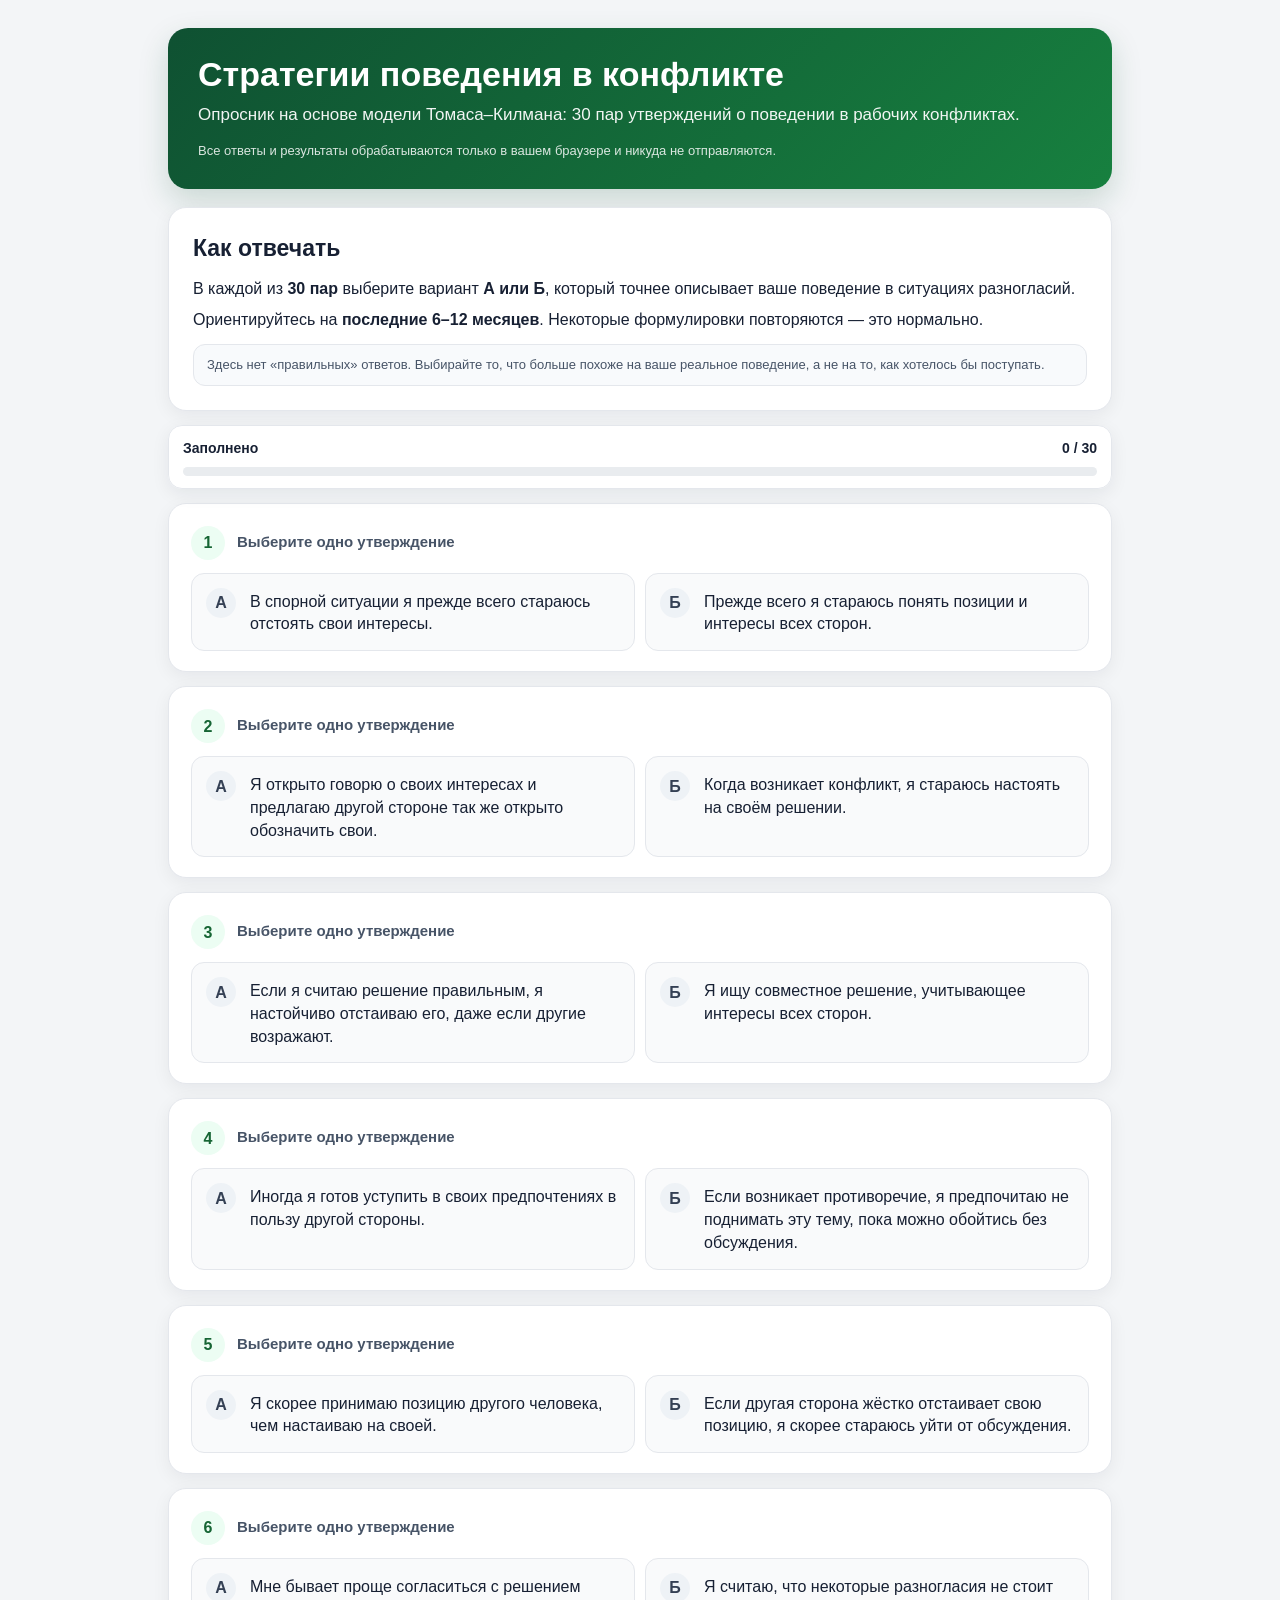
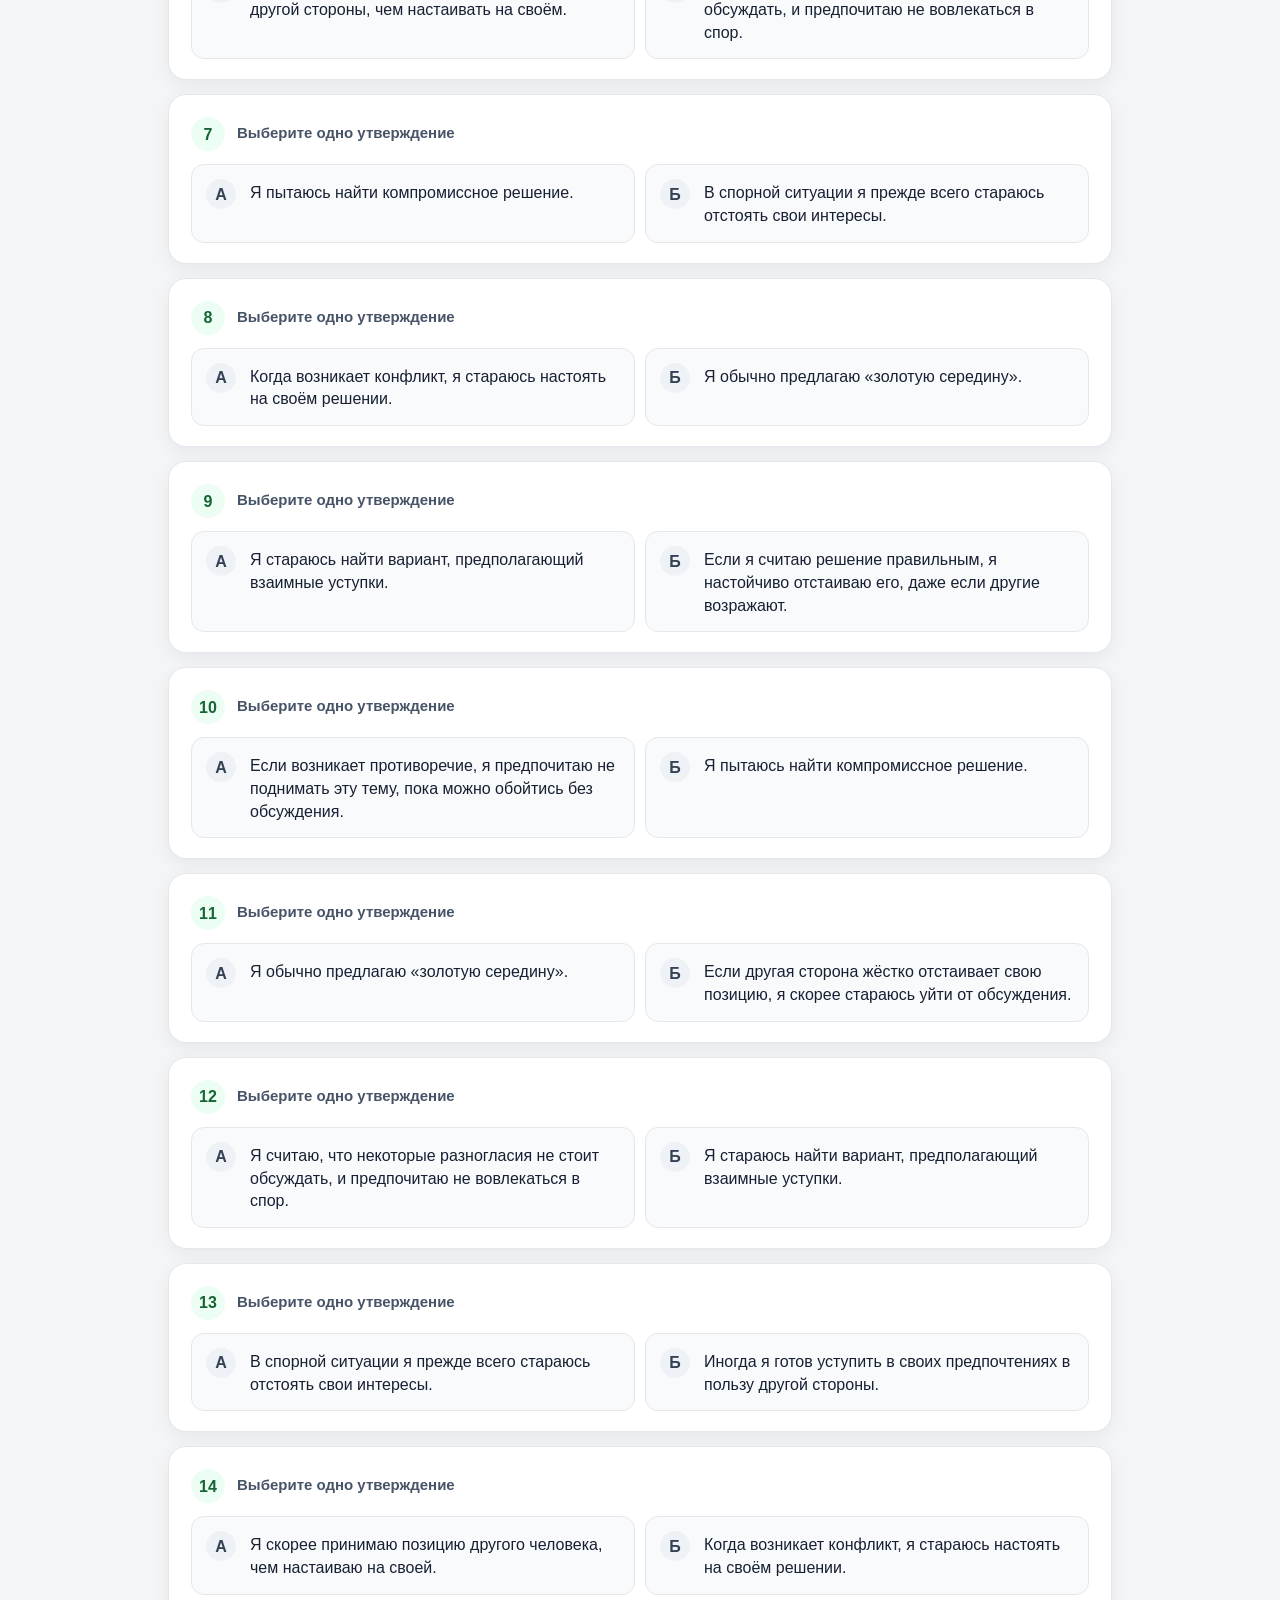
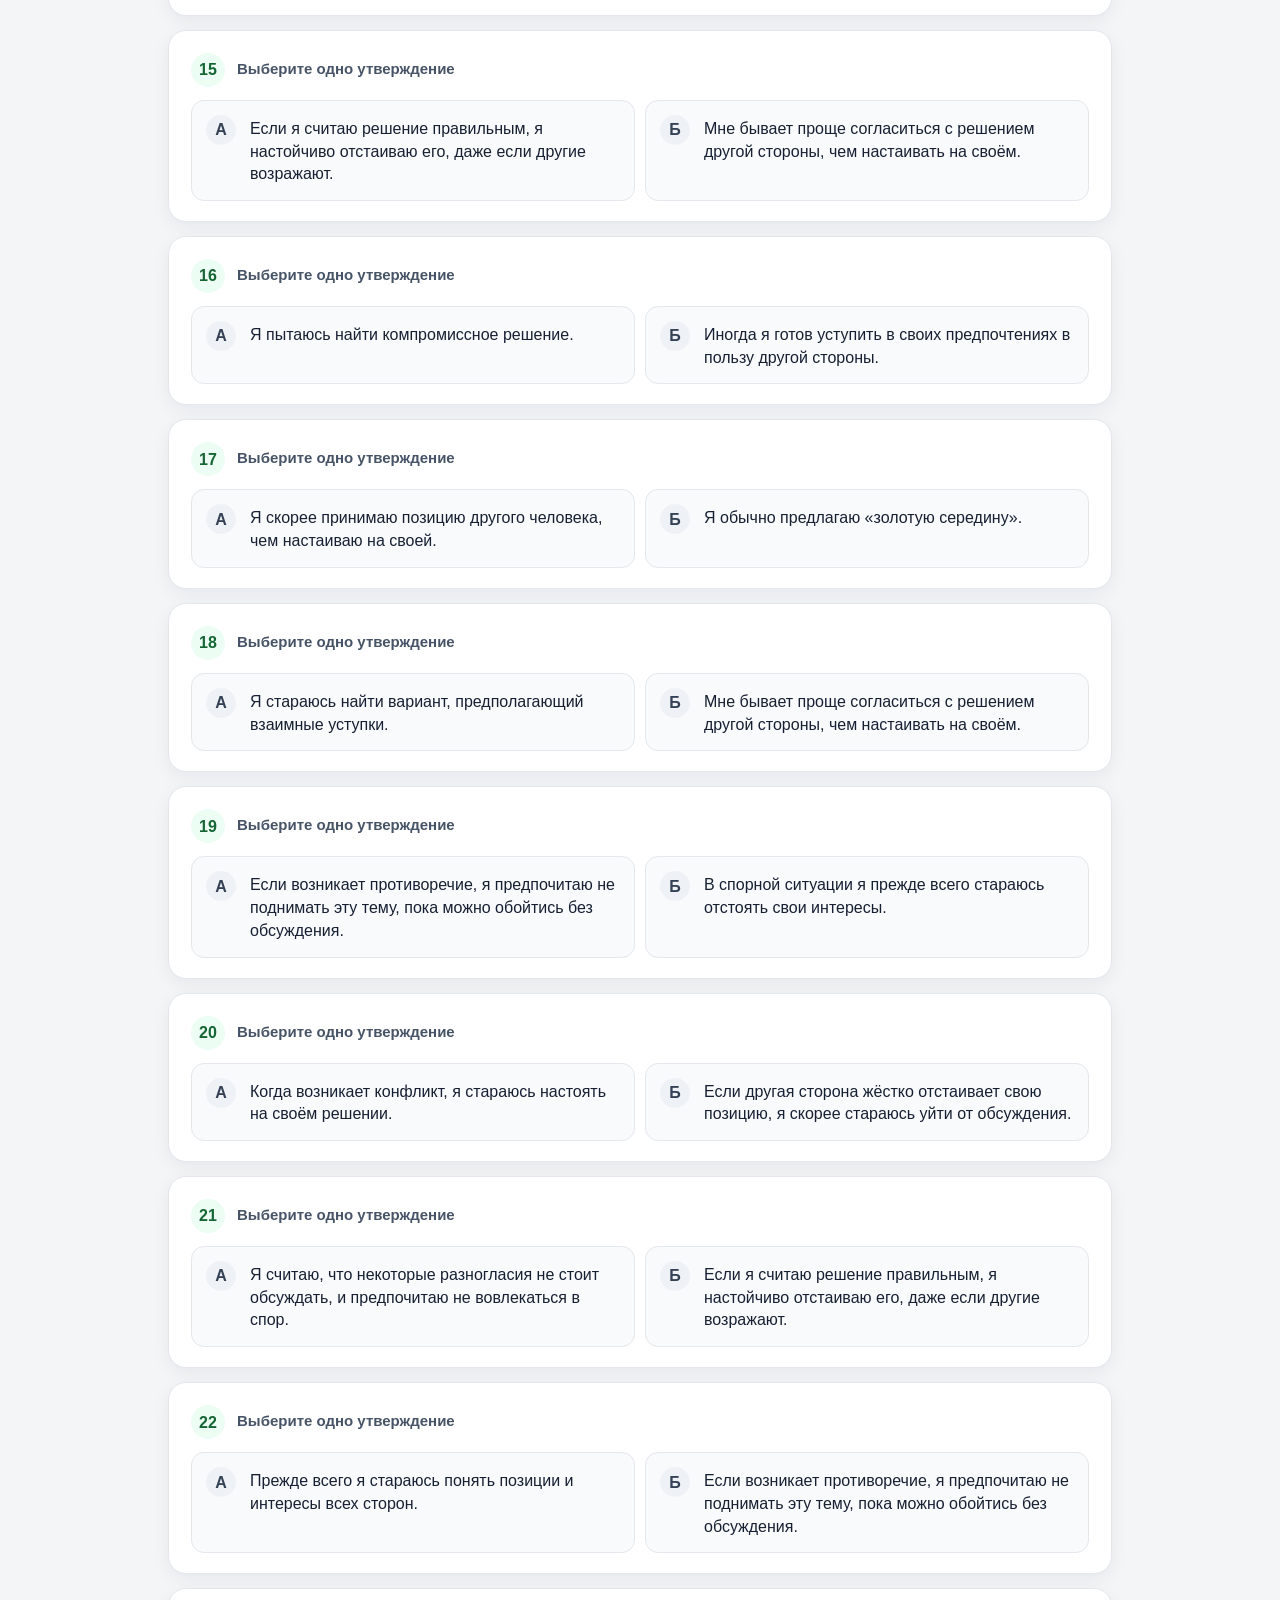
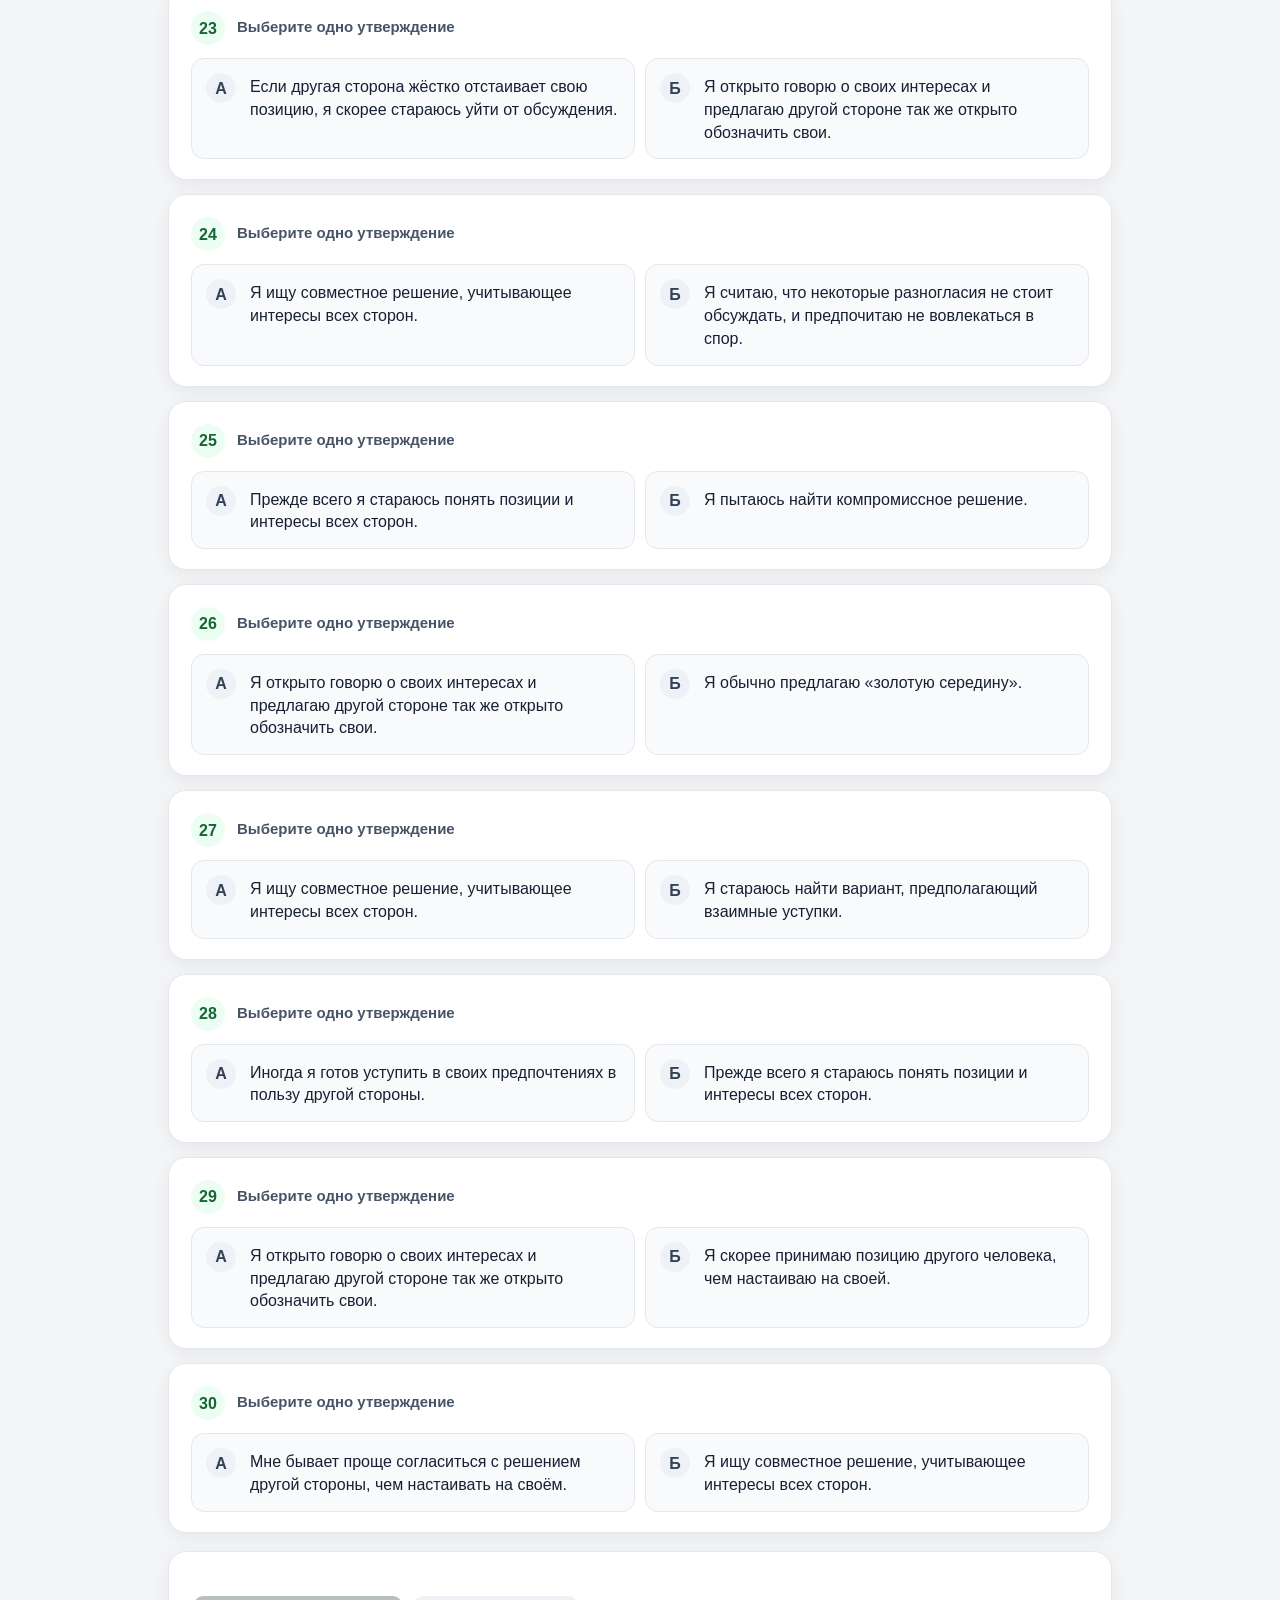
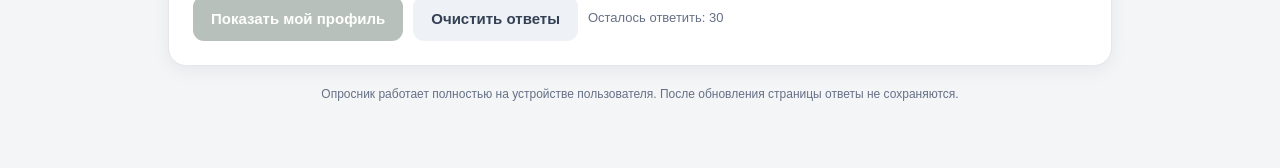
<file: thomas-kilmann/index.html>
<!doctype html>
<html lang="ru">
<head>
  <meta charset="utf-8" />
  <meta name="viewport" content="width=device-width, initial-scale=1, viewport-fit=cover" />
  <meta name="theme-color" content="#0f5132" />
  <meta http-equiv="Content-Security-Policy" content="default-src 'self' data: blob:; script-src 'unsafe-inline'; style-src 'unsafe-inline'; img-src data: blob:; connect-src 'none'; object-src 'none'; base-uri 'none'; form-action 'none'" />
  <title>Стратегии поведения в конфликте — Томас–Килман</title>
  <style>
    :root{
      --green:#16a34a;
      --green-dark:#166534;
      --green-deep:#0f5132;
      --green-soft:#dcfce7;
      --ink:#172033;
      --muted:#667085;
      --line:#d0d5dd;
      --paper:#ffffff;
      --bg:#f3f5f7;
      --amber:#f59e0b;
      --shadow:0 5px 18px rgba(16,24,40,.06);
    }
    *{box-sizing:border-box}
    html{scroll-behavior:smooth;-webkit-text-size-adjust:100%}
    body{
      margin:0;
      font-family:Arial,Helvetica,sans-serif;
      color:var(--ink);
      background:var(--bg);
      line-height:1.45;
    }
    button,input{font:inherit}
    .wrap{max-width:980px;margin:0 auto;padding:28px 18px 64px}
    .hero{
      background:linear-gradient(135deg,#0f5132 0%,#17803f 100%);
      color:white;
      border-radius:20px;
      padding:28px 30px;
      box-shadow:0 12px 30px rgba(15,81,50,.18);
    }
    h1{font-size:34px;line-height:1.1;margin:0 0 10px}
    .subtitle{font-size:17px;margin:0;opacity:.94}
    .privacy{margin-top:14px;font-size:13px;opacity:.84}
    .panel{
      background:var(--paper);
      border:1px solid #e4e7ec;
      border-radius:18px;
      padding:24px;
      margin-top:18px;
      box-shadow:var(--shadow);
    }
    .instructions h2,.results h2{margin:0 0 12px;font-size:23px}
    .instructions p{margin:8px 0}
    .mini-note{margin-top:12px;padding:11px 13px;border-radius:12px;background:#f8fafc;border:1px solid #e4e7ec;font-size:13px;color:#475467}
    .sticky{
      position:sticky;top:8px;z-index:20;
      margin:14px 0;
      background:rgba(255,255,255,.96);
      backdrop-filter:blur(8px);
      -webkit-backdrop-filter:blur(8px);
      border:1px solid #e4e7ec;
      border-radius:14px;
      padding:12px 14px;
      box-shadow:0 5px 18px rgba(16,24,40,.07);
    }
    .progress-row{display:flex;justify-content:space-between;gap:12px;align-items:center;font-size:14px;font-weight:700}
    .bar{height:9px;background:#e9ecef;border-radius:999px;overflow:hidden;margin-top:8px}
    .bar>div{height:100%;width:0;background:var(--green);transition:width .2s ease}
    .question{padding:22px 22px 20px;margin-top:14px;scroll-margin-top:92px}
    .question.answered{border-color:#a7d8b7;box-shadow:0 5px 18px rgba(22,163,74,.07)}
    .qhead{display:flex;align-items:flex-start;gap:12px;margin-bottom:13px}
    .qnum{flex:0 0 34px;height:34px;border-radius:50%;background:#ecfdf3;color:var(--green-dark);display:grid;place-items:center;font-weight:800}
    .qtext{font-size:15px;font-weight:700;padding-top:5px;color:#475467}
    .options{display:grid;grid-template-columns:1fr 1fr;gap:10px}
    .option{
      width:100%;text-align:left;border:1px solid #e4e7ec;border-radius:13px;background:#f9fafb;color:var(--ink);
      padding:14px 14px;cursor:pointer;display:grid;grid-template-columns:34px 1fr;gap:10px;align-items:start;
      transition:border-color .15s ease,background .15s ease,box-shadow .15s ease,transform .05s ease;
      min-height:100%;
    }
    .option:hover{border-color:#b9c0c8;background:#fff}
    .option:active{transform:translateY(1px)}
    .option:focus-visible{outline:3px solid rgba(22,163,74,.22);outline-offset:2px}
    .option .badge{width:30px;height:30px;border-radius:50%;display:grid;place-items:center;background:#eef2f6;color:#344054;font-weight:900}
    .option .text{font-size:16px;line-height:1.42;padding-top:3px}
    .option.selected{border-color:#75c98e;background:#f2fbf5;box-shadow:0 0 0 2px rgba(22,163,74,.08)}
    .option.selected .badge{background:var(--green);color:white}
    .actions{display:flex;gap:10px;flex-wrap:wrap;align-items:center;margin-top:20px}
    button.primary,button.secondary{
      border:0;border-radius:11px;padding:12px 18px;font-size:15px;font-weight:800;cursor:pointer;
      min-height:44px;
    }
    button.primary{background:var(--green);color:white}
    button.primary:disabled{background:#b7c0ba;cursor:not-allowed}
    button.secondary{background:#eef2f6;color:#344054}
    .hint{font-size:13px;color:var(--muted)}
    .results{display:none;margin-top:22px;scroll-margin-top:20px}
    .results.show{display:block}
    .result-summary{margin:0 0 16px;padding:13px 15px;border-radius:12px;background:#f8fafc;border:1px solid #e4e7ec;font-size:14px;color:#475467}
    .score-cards{display:grid;grid-template-columns:repeat(5,1fr);gap:10px;margin:15px 0 22px}
    .score-card{border:1px solid #e4e7ec;border-radius:14px;padding:13px 12px;background:#fbfcfd;min-width:0}
    .score-card.is-max{border-color:#86d19b;background:#f3fbf5}
    .score-card .name{font-size:12px;color:var(--muted);margin-bottom:5px;line-height:1.25}
    .score-card .value{font-size:27px;font-weight:900;color:var(--green-dark);line-height:1}
    .score-card .max{font-size:13px;color:var(--muted);font-weight:400}
    .section-title{font-size:18px;font-weight:900;margin:24px 0 10px}
    .bars{display:grid;gap:10px}
    .bar-row{display:grid;grid-template-columns:150px 1fr 54px;gap:10px;align-items:center}
    .bar-name{font-size:14px;font-weight:700}
    .bar-track{height:16px;background:#edf0f2;border-radius:999px;overflow:hidden}
    .bar-fill{height:100%;width:0;background:linear-gradient(90deg,#2ca85a,#16813f);border-radius:999px;transition:width .45s ease}
    .bar-score{text-align:right;font-size:14px;font-weight:900;color:#344054}
    .strategy-map-wrap{width:100%;max-width:650px;margin:18px auto 6px}
    .map-x-title{text-align:center;font-weight:800;font-size:14px;margin:0 0 7px;color:#344054}
    .map-row{display:grid;grid-template-columns:38px minmax(0,1fr);gap:8px;align-items:stretch;width:100%}
    .map-y-title{writing-mode:vertical-rl;transform:rotate(180deg);display:flex;align-items:center;justify-content:center;font-weight:800;font-size:13px;color:#344054;text-align:center}
    .strategy-map{position:relative;width:100%;min-width:0;aspect-ratio:1/1;border-left:2px solid #667085;border-bottom:2px solid #667085;background:#fff;overflow:hidden;border-radius:3px}
    .strategy-map:before,.strategy-map:after{content:"";position:absolute;background:#d0d5dd;z-index:0}
    .strategy-map:before{left:50%;top:0;bottom:0;width:1px}
    .strategy-map:after{top:50%;left:0;right:0;height:1px}
    .axis-arrow-x,.axis-arrow-y{position:absolute;color:#667085;font-size:18px;font-weight:900;z-index:2}
    .axis-arrow-x{right:5px;bottom:-2px}
    .axis-arrow-y{left:-1px;top:0}
    .point{position:absolute;transform:translate(-50%,-50%);z-index:3;text-align:center;min-width:76px}
    .bubble{margin:0 auto 5px;border-radius:50%;background:var(--green);color:white;display:grid;place-items:center;font-weight:900;box-shadow:0 5px 16px rgba(22,129,63,.2);border:3px solid white;outline:1px solid rgba(22,129,63,.22);transition:width .35s,height .35s,opacity .35s}
    .point-label{font-size:clamp(10px,2.4vw,14px);font-weight:800;line-height:1.15;background:rgba(255,255,255,.88);padding:2px 4px;border-radius:5px;white-space:nowrap}
    .p-compete{left:21%;top:20%}.p-collab{left:79%;top:20%}.p-compromise{left:50%;top:50%}.p-avoid{left:21%;top:80%}.p-accommodate{left:79%;top:80%}
    .legend-note{font-size:12px;color:#667085;text-align:center;margin-top:8px}
    .strategy-info{display:grid;grid-template-columns:repeat(2,1fr);gap:10px;margin-top:12px}
    details{border:1px solid #e4e7ec;border-radius:12px;background:#fbfcfd;padding:0 13px}
    summary{cursor:pointer;padding:12px 0;font-weight:800;font-size:14px}
    details p{font-size:13px;color:#475467;margin:0 0 12px}
    .result-note{margin:18px 0 0;padding:14px 16px;border-radius:12px;background:#f8fafc;border:1px solid #e4e7ec;font-size:14px;color:#475467}
    .reflection-block{margin-top:22px;padding:18px;border:1px solid #cfe8d7;border-radius:15px;background:#f6fbf7}
    .reflection-block .section-title{margin:0 0 8px}
    .reflection-intro{margin:0 0 14px;color:#475467;font-size:14px}
    .reflection-grid{display:grid;grid-template-columns:1fr 1fr;gap:10px}
    .reflection-item{display:grid;grid-template-columns:30px 1fr;gap:10px;align-items:start;background:#fff;border:1px solid #dfe7e2;border-radius:12px;padding:12px 13px;font-size:14px;color:#344054}
    .reflection-item .rnum{width:28px;height:28px;border-radius:50%;display:grid;place-items:center;background:#dcfce7;color:#166534;font-weight:900}
    .reflection-foot{margin:12px 0 0;font-size:13px;color:#667085}
    .copy-ok{display:none;color:var(--green-dark);font-size:13px;font-weight:700}
    .copy-ok.show{display:inline}
    .footer{font-size:12px;color:#667085;margin-top:20px;text-align:center}
    .error{display:none;margin-top:14px;padding:12px 14px;background:#fff1f2;color:#9f1239;border:1px solid #fecdd3;border-radius:12px;font-size:13px;font-weight:700}
    @media (max-width:760px){
      .score-cards{grid-template-columns:repeat(2,1fr)}
      .strategy-info{grid-template-columns:1fr}
      .reflection-grid{grid-template-columns:1fr}
    }
    @media (max-width:680px){
      .wrap{padding:16px 12px 44px}
      h1{font-size:28px}.hero{padding:22px 20px;border-radius:17px}.panel{padding:18px;border-radius:15px}.question{padding:17px 15px}.qtext{font-size:14px}
      .options{grid-template-columns:1fr;gap:8px}.option{padding:12px 12px}.option .text{font-size:15px}
      .sticky{top:6px;margin:10px 0;padding:10px 12px}
      .score-cards{grid-template-columns:1fr 1fr}.score-card .value{font-size:25px}
      .bar-row{grid-template-columns:112px 1fr 48px;gap:7px}.bar-name{font-size:12px}.bar-score{font-size:12px}
      .map-row{grid-template-columns:28px minmax(0,1fr);gap:6px}.map-y-title{font-size:11px}.map-x-title{font-size:13px}.point{min-width:64px}.point-label{white-space:normal;max-width:98px;font-size:11px}
      button.primary,button.secondary{flex:1 1 auto}
    }
    @media (max-width:390px){
      .score-cards{grid-template-columns:1fr}
      .bar-row{grid-template-columns:95px 1fr 42px}
      h1{font-size:25px}
    }
    @media print{
      body{background:white}.wrap{max-width:none;padding:0}.hero,.instructions,.sticky,#questions,.actions,.footer{display:none!important}
      .panel{box-shadow:none;border:0}.results{display:block!important;margin:0}.strategy-info{display:none}.result-note{font-size:12px}.score-cards{grid-template-columns:repeat(5,1fr)}
    }
  </style>
</head>
<body>
<div class="wrap">
  <section class="hero">
    <h1>Стратегии поведения в конфликте</h1>
    <p class="subtitle">Опросник на основе модели Томаса–Килмана: 30 пар утверждений о поведении в рабочих конфликтах.</p>
    <div class="privacy">Все ответы и результаты обрабатываются только в вашем браузере и никуда не отправляются.</div>
  </section>

  <section class="panel instructions">
    <h2>Как отвечать</h2>
    <p>В каждой из <b>30 пар</b> выберите вариант <b>А или Б</b>, который точнее описывает ваше поведение в ситуациях разногласий.</p>
    <p>Ориентируйтесь на <b>последние 6–12 месяцев</b>. Некоторые формулировки повторяются — это нормально.</p>
    <div class="mini-note">Здесь нет «правильных» ответов. Выбирайте то, что больше похоже на ваше реальное поведение, а не на то, как хотелось бы поступать.</div>
  </section>

  <div class="sticky">
    <div class="progress-row"><span>Заполнено</span><span id="progressText">0 / 30</span></div>
    <div class="bar"><div id="progressBar"></div></div>
  </div>

  <main id="questions"></main>

  <section class="panel">
    <div class="actions">
      <button class="primary" id="calcBtn" disabled>Показать мой профиль</button>
      <button class="secondary" id="resetBtn" type="button">Очистить ответы</button>
      <span class="hint" id="completeHint">Ответьте на все 30 вопросов.</span>
    </div>
    <div class="error" id="errorBox"></div>
  </section>

  <section class="panel results" id="results">
    <h2>Ваш результат</h2>
    <div class="result-summary" id="resultSummary"></div>

    <div class="score-cards" id="scoreCards"></div>

    <div class="section-title">Профиль стратегий</div>
    <div class="bars" id="bars"></div>

    <div class="section-title">Карта модели Томаса–Килмана</div>
    <div class="strategy-map-wrap">
      <div class="map-x-title">Интересы другой стороны →</div>
      <div class="map-row">
        <div class="map-y-title">Свои интересы →</div>
        <div class="strategy-map" aria-label="Карта стратегий Томаса–Килмана">
          <div class="axis-arrow-y">↑</div><div class="axis-arrow-x">→</div>
          <div class="point p-compete" data-strategy="D"><div class="bubble">0</div><div class="point-label">Конкуренция</div></div>
          <div class="point p-collab" data-strategy="E"><div class="bubble">0</div><div class="point-label">Сотрудничество</div></div>
          <div class="point p-compromise" data-strategy="C"><div class="bubble">0</div><div class="point-label">Компромисс</div></div>
          <div class="point p-avoid" data-strategy="A"><div class="bubble">0</div><div class="point-label">Уклонение</div></div>
          <div class="point p-accommodate" data-strategy="B"><div class="bubble">0</div><div class="point-label">Приспособление</div></div>
        </div>
      </div>
      <div class="legend-note">Чем больше круг, тем чаще эта стратегия выбиралась в 30 парах.</div>
    </div>

    <div class="strategy-info">
      <details><summary>Конкуренция</summary><p>Фокус на собственных интересах и настойчивое продвижение своего решения. Может быть полезна, когда важны скорость и решительность, но при чрезмерном использовании повышает риск сопротивления и ухудшения отношений.</p></details>
      <details><summary>Сотрудничество</summary><p>Поиск решения, которое максимально учитывает интересы обеих сторон. Часто даёт более устойчивый результат, но требует времени, готовности к диалогу и навыков переговоров.</p></details>
      <details><summary>Компромисс</summary><p>Поиск промежуточного варианта через взаимные уступки. Помогает быстрее договориться, но может оставить часть интересов обеих сторон неудовлетворённой.</p></details>
      <details><summary>Уклонение</summary><p>Отказ от немедленного включения в конфликт или перенос обсуждения. Может снизить напряжение и дать время на подготовку, но не решает проблему само по себе.</p></details>
      <details><summary>Приспособление</summary><p>Приоритет интересов другой стороны и готовность уступить. Помогает сохранить отношения и быстро завершить спор, но при частом использовании собственные интересы могут оставаться без внимания.</p></details>
    </div>

    <div class="result-note">
      <b>Как читать результат.</b> Каждый балл — это один выбор в пользу стратегии, максимум — 12. Сумма пяти показателей всегда должна быть равна 30. Смотрите на профиль не как на оценку «хорошо/плохо» и не как на тип личности. Пять стратегий — это разные варианты выхода из разногласий, и каждая может быть уместна в определённых обстоятельствах. Результат показывает, какие варианты вы чаще выбирали в этом наборе пар.
    </div>

    <div class="reflection-block">
      <div class="section-title">Для саморефлексии</div>
      <p class="reflection-intro">Полезнее всего использовать профиль как повод посмотреть на собственный репертуар поведения: что включается привычно, что выбирается осознанно и какие варианты остаются в стороне.</p>
      <div class="reflection-grid">
        <div class="reflection-item"><span class="rnum">1</span><span>Какие стратегии я чаще выбираю автоматически, почти не задумываясь?</span></div>
        <div class="reflection-item"><span class="rnum">2</span><span>В каких ситуациях привычный способ помогает мне выйти из разногласия, а в каких может ограничивать?</span></div>
        <div class="reflection-item"><span class="rnum">3</span><span>Какие стратегии я использую реже? Это осознанный выбор или мне просто сложнее к ним прибегать?</span></div>
        <div class="reflection-item"><span class="rnum">4</span><span>Что поможет мне выбирать способ действия более осознанно — с учётом важности вопроса, отношений, времени и возможных последствий?</span></div>
      </div>
      <p class="reflection-foot">Обратите внимание не только на самый высокий балл, но и на весь профиль: гибкость проявляется не в одной «лучшей» стратегии, а в способности выбирать подход под конкретную ситуацию.</p>
    </div>

    <div class="actions">
      <button class="secondary" id="copyBtn" type="button">Скопировать результат</button>
      <button class="secondary" id="savePngBtn" type="button">Сохранить картинку</button>
      <button class="secondary" id="pdfBtn" type="button">Сохранить PDF</button>
      <span class="copy-ok" id="copyOk">Готово</span>
    </div>
  </section>

  <div class="footer">Опросник работает полностью на устройстве пользователя. После обновления страницы ответы не сохраняются.</div>
</div>

<script>
const questions = [
  ["В спорной ситуации я прежде всего стараюсь отстоять свои интересы.","Прежде всего я стараюсь понять позиции и интересы всех сторон."],
  ["Я открыто говорю о своих интересах и предлагаю другой стороне так же открыто обозначить свои.","Когда возникает конфликт, я стараюсь настоять на своём решении."],
  ["Если я считаю решение правильным, я настойчиво отстаиваю его, даже если другие возражают.","Я ищу совместное решение, учитывающее интересы всех сторон."],
  ["Иногда я готов уступить в своих предпочтениях в пользу другой стороны.","Если возникает противоречие, я предпочитаю не поднимать эту тему, пока можно обойтись без обсуждения."],
  ["Я скорее принимаю позицию другого человека, чем настаиваю на своей.","Если другая сторона жёстко отстаивает свою позицию, я скорее стараюсь уйти от обсуждения."],
  ["Мне бывает проще согласиться с решением другой стороны, чем настаивать на своём.","Я считаю, что некоторые разногласия не стоит обсуждать, и предпочитаю не вовлекаться в спор."],
  ["Я пытаюсь найти компромиссное решение.","В спорной ситуации я прежде всего стараюсь отстоять свои интересы."],
  ["Когда возникает конфликт, я стараюсь настоять на своём решении.","Я обычно предлагаю «золотую середину»."],
  ["Я стараюсь найти вариант, предполагающий взаимные уступки.","Если я считаю решение правильным, я настойчиво отстаиваю его, даже если другие возражают."],
  ["Если возникает противоречие, я предпочитаю не поднимать эту тему, пока можно обойтись без обсуждения.","Я пытаюсь найти компромиссное решение."],
  ["Я обычно предлагаю «золотую середину».","Если другая сторона жёстко отстаивает свою позицию, я скорее стараюсь уйти от обсуждения."],
  ["Я считаю, что некоторые разногласия не стоит обсуждать, и предпочитаю не вовлекаться в спор.","Я стараюсь найти вариант, предполагающий взаимные уступки."],
  ["В спорной ситуации я прежде всего стараюсь отстоять свои интересы.","Иногда я готов уступить в своих предпочтениях в пользу другой стороны."],
  ["Я скорее принимаю позицию другого человека, чем настаиваю на своей.","Когда возникает конфликт, я стараюсь настоять на своём решении."],
  ["Если я считаю решение правильным, я настойчиво отстаиваю его, даже если другие возражают.","Мне бывает проще согласиться с решением другой стороны, чем настаивать на своём."],
  ["Я пытаюсь найти компромиссное решение.","Иногда я готов уступить в своих предпочтениях в пользу другой стороны."],
  ["Я скорее принимаю позицию другого человека, чем настаиваю на своей.","Я обычно предлагаю «золотую середину»."],
  ["Я стараюсь найти вариант, предполагающий взаимные уступки.","Мне бывает проще согласиться с решением другой стороны, чем настаивать на своём."],
  ["Если возникает противоречие, я предпочитаю не поднимать эту тему, пока можно обойтись без обсуждения.","В спорной ситуации я прежде всего стараюсь отстоять свои интересы."],
  ["Когда возникает конфликт, я стараюсь настоять на своём решении.","Если другая сторона жёстко отстаивает свою позицию, я скорее стараюсь уйти от обсуждения."],
  ["Я считаю, что некоторые разногласия не стоит обсуждать, и предпочитаю не вовлекаться в спор.","Если я считаю решение правильным, я настойчиво отстаиваю его, даже если другие возражают."],
  ["Прежде всего я стараюсь понять позиции и интересы всех сторон.","Если возникает противоречие, я предпочитаю не поднимать эту тему, пока можно обойтись без обсуждения."],
  ["Если другая сторона жёстко отстаивает свою позицию, я скорее стараюсь уйти от обсуждения.","Я открыто говорю о своих интересах и предлагаю другой стороне так же открыто обозначить свои."],
  ["Я ищу совместное решение, учитывающее интересы всех сторон.","Я считаю, что некоторые разногласия не стоит обсуждать, и предпочитаю не вовлекаться в спор."],
  ["Прежде всего я стараюсь понять позиции и интересы всех сторон.","Я пытаюсь найти компромиссное решение."],
  ["Я открыто говорю о своих интересах и предлагаю другой стороне так же открыто обозначить свои.","Я обычно предлагаю «золотую середину»."],
  ["Я ищу совместное решение, учитывающее интересы всех сторон.","Я стараюсь найти вариант, предполагающий взаимные уступки."],
  ["Иногда я готов уступить в своих предпочтениях в пользу другой стороны.","Прежде всего я стараюсь понять позиции и интересы всех сторон."],
  ["Я открыто говорю о своих интересах и предлагаю другой стороне так же открыто обозначить свои.","Я скорее принимаю позицию другого человека, чем настаиваю на своей."],
  ["Мне бывает проще согласиться с решением другой стороны, чем настаивать на своём.","Я ищу совместное решение, учитывающее интересы всех сторон."]
];

// Ключ из таблицы подсчёта в исходном материале.
// A = Уклонение, B = Приспособление, C = Компромисс,
// D = Конкуренция, E = Сотрудничество.
const scoringKey = [
  ['D','E'], ['E','D'], ['D','E'], ['B','A'], ['B','A'], ['B','A'],
  ['C','D'], ['D','C'], ['C','D'], ['A','C'], ['C','A'], ['A','C'],
  ['D','B'], ['B','D'], ['D','B'], ['C','B'], ['B','C'], ['C','B'],
  ['A','D'], ['D','A'], ['A','D'], ['E','A'], ['A','E'], ['E','A'],
  ['E','C'], ['E','C'], ['E','C'], ['B','E'], ['E','B'], ['B','E']
];

const strategies = {
  D:{name:'Конкуренция', short:'Конкуренция'},
  E:{name:'Сотрудничество', short:'Сотрудничество'},
  C:{name:'Компромисс', short:'Компромисс'},
  A:{name:'Уклонение', short:'Уклонение'},
  B:{name:'Приспособление', short:'Приспособление'}
};
const displayOrder = ['D','E','C','A','B'];
const responses = Array(30).fill(null); // 0 = первый вариант, 1 = второй
let lastScores = null;

function validateScoringKey(){
  const counts={A:0,B:0,C:0,D:0,E:0};
  if(scoringKey.length!==30) throw new Error('Ключ должен содержать 30 строк.');
  scoringKey.forEach((row,i)=>{
    if(!Array.isArray(row)||row.length!==2) throw new Error(`Ошибка ключа в вопросе ${i+1}.`);
    if(row[0]===row[1]) throw new Error(`В вопросе ${i+1} обе опции попали в одну стратегию.`);
    row.forEach(code=>{
      if(!(code in counts)) throw new Error(`Неизвестный код стратегии ${code}.`);
      counts[code]++;
    });
  });
  Object.entries(counts).forEach(([code,count])=>{
    if(count!==12) throw new Error(`Проверка ключа не пройдена: ${code} встречается ${count} раз вместо 12.`);
  });
  // Дополнительная контрольная проверка крайних тестовых профилей.
  const allFirst={A:5,B:7,C:5,D:6,E:7};
  const allSecond={A:7,B:5,C:7,D:6,E:5};
  const countChoice=choice=>{
    const s={A:0,B:0,C:0,D:0,E:0};
    scoringKey.forEach(row=>s[row[choice]]++);
    return s;
  };
  const same=(x,y)=>Object.keys(x).every(k=>x[k]===y[k]);
  if(!same(countChoice(0),allFirst)||!same(countChoice(1),allSecond)) throw new Error('Контрольная сумма ключа не совпала.');
  return true;
}

function showFatalError(err){
  const box=document.getElementById('errorBox');
  box.textContent='Внутренняя проверка ключа не пройдена. Опросник отключён, чтобы не показать неверный результат. '+err.message;
  box.style.display='block';
  document.getElementById('calcBtn').disabled=true;
}

function renderQuestions(){
  const root=document.getElementById('questions');
  questions.forEach((pair,i)=>{
    const card=document.createElement('section');
    card.className='panel question';
    card.id='q'+(i+1);
    card.innerHTML=`
      <div class="qhead"><div class="qnum">${i+1}</div><div class="qtext">Выберите одно утверждение</div></div>
      <div class="options" role="group" aria-label="Вопрос ${i+1}">
        <button class="option" type="button" data-q="${i}" data-choice="0" aria-pressed="false"><span class="badge">А</span><span class="text">${pair[0]}</span></button>
        <button class="option" type="button" data-q="${i}" data-choice="1" aria-pressed="false"><span class="badge">Б</span><span class="text">${pair[1]}</span></button>
      </div>`;
    root.appendChild(card);
  });
  root.addEventListener('click',e=>{
    const btn=e.target.closest('.option');
    if(!btn) return;
    const q=Number(btn.dataset.q), choice=Number(btn.dataset.choice);
    responses[q]=choice;
    document.querySelectorAll(`.option[data-q="${q}"]`).forEach(el=>{
      const selected=Number(el.dataset.choice)===choice;
      el.classList.toggle('selected',selected);
      el.setAttribute('aria-pressed',selected?'true':'false');
    });
    document.getElementById('q'+(q+1)).classList.add('answered');
    updateProgress();
    if(document.getElementById('results').classList.contains('show') && responses.every(v=>v!==null)) calculate(false);
  });
}

function updateProgress(){
  const done=responses.filter(v=>v!==null).length;
  document.getElementById('progressText').textContent=`${done} / 30`;
  document.getElementById('progressBar').style.width=`${done/30*100}%`;
  document.getElementById('calcBtn').disabled=done!==30;
  document.getElementById('completeHint').textContent=done===30?'Готово — можно посмотреть профиль.':`Осталось ответить: ${30-done}`;
}

function computeScores(){
  if(responses.some(v=>v===null)) throw new Error('Есть вопросы без ответа.');
  const scores={A:0,B:0,C:0,D:0,E:0};
  responses.forEach((choice,i)=>scores[scoringKey[i][choice]]++);
  const total=Object.values(scores).reduce((a,b)=>a+b,0);
  if(total!==30) throw new Error(`Сумма баллов равна ${total}, ожидалось 30.`);
  Object.values(scores).forEach(v=>{if(v<0||v>12) throw new Error('Один из баллов вышел за допустимый диапазон 0–12.');});
  return scores;
}

function topStrategyNames(scores){
  const max=Math.max(...Object.values(scores));
  return displayOrder.filter(code=>scores[code]===max).map(code=>strategies[code].name);
}

function renderResults(scores){
  lastScores=scores;
  const maxScore=Math.max(...Object.values(scores));
  const top=topStrategyNames(scores);
  const phrase=top.length===1
    ? `В этом наборе пар чаще всего выбиралась стратегия «${top[0]}» — ${maxScore} из 12 возможных выборов.`
    : `В этом наборе пар одинаково часто выбирались стратегии: ${top.join(', ')} — по ${maxScore} из 12 возможных выборов.`;
  document.getElementById('resultSummary').textContent=phrase;

  const cards=document.getElementById('scoreCards');
  cards.innerHTML='';
  displayOrder.forEach(code=>{
    const el=document.createElement('div');
    el.className='score-card'+(scores[code]===maxScore?' is-max':'');
    el.innerHTML=`<div class="name">${strategies[code].name}</div><div class="value">${scores[code]} <span class="max">из 12</span></div>`;
    cards.appendChild(el);
  });

  const bars=document.getElementById('bars');
  bars.innerHTML='';
  displayOrder.forEach(code=>{
    const row=document.createElement('div');
    row.className='bar-row';
    row.innerHTML=`<div class="bar-name">${strategies[code].name}</div><div class="bar-track"><div class="bar-fill" style="width:${scores[code]/12*100}%"></div></div><div class="bar-score">${scores[code]}/12</div>`;
    bars.appendChild(row);
  });

  document.querySelectorAll('.point').forEach(point=>{
    const code=point.dataset.strategy;
    const score=scores[code];
    const bubble=point.querySelector('.bubble');
    const size=34 + score*2.7;
    bubble.style.width=size+'px';
    bubble.style.height=size+'px';
    bubble.style.opacity=String(0.45 + score/12*0.55);
    bubble.textContent=score;
  });
}

function calculate(scroll=true){
  try{
    const scores=computeScores();
    renderResults(scores);
    const results=document.getElementById('results');
    results.classList.add('show');
    if(scroll) setTimeout(()=>results.scrollIntoView({behavior:'smooth',block:'start'}),80);
  }catch(err){
    showFatalError(err);
  }
}

document.getElementById('calcBtn').addEventListener('click',()=>calculate(true));
document.getElementById('resetBtn').addEventListener('click',()=>{
  if(!confirm('Очистить все ответы?')) return;
  responses.fill(null);lastScores=null;
  document.querySelectorAll('.option').forEach(el=>{el.classList.remove('selected');el.setAttribute('aria-pressed','false');});
  document.querySelectorAll('.question').forEach(el=>el.classList.remove('answered'));
  document.getElementById('results').classList.remove('show');
  updateProgress();
  window.scrollTo({top:0,behavior:'smooth'});
});

function resultText(){
  const s=lastScores || computeScores();
  const topNames=topStrategyNames(s);
  const top=topNames.join(', ');
  return `Стратегии поведения в конфликте — мой результат\nКонкуренция: ${s.D}/12\nСотрудничество: ${s.E}/12\nКомпромисс: ${s.C}/12\nУклонение: ${s.A}/12\nПриспособление: ${s.B}/12\nСумма: ${Object.values(s).reduce((a,b)=>a+b,0)}/30\nЧаще всего выбирались: ${top}\n\nДля саморефлексии: какие стратегии я выбираю автоматически, когда они помогают или ограничивают, какие использую реже и что поможет выбирать способ выхода из разногласия более осознанно?`;
}
function showActionOk(message='Готово'){
  const ok=document.getElementById('copyOk');ok.textContent=message;ok.classList.add('show');setTimeout(()=>ok.classList.remove('show'),2200);
}
async function robustCopy(text){
  if(navigator.clipboard && window.isSecureContext){try{await navigator.clipboard.writeText(text);return true;}catch(e){}}
  const ta=document.createElement('textarea');ta.value=text;ta.setAttribute('readonly','');ta.style.position='fixed';ta.style.left='-9999px';document.body.appendChild(ta);ta.select();ta.setSelectionRange(0,ta.value.length);
  let copied=false;try{copied=document.execCommand('copy');}catch(e){}document.body.removeChild(ta);return copied;
}
document.getElementById('copyBtn').addEventListener('click',async()=>{
  const copied=await robustCopy(resultText());
  if(copied) showActionOk('Скопировано');
  else {const manual=prompt('Автоматическое копирование недоступно. Выделите текст и скопируйте вручную:',resultText());if(manual!==null) showActionOk('Текст показан');}
});

function escXml(s){return String(s).replace(/&/g,'&amp;').replace(/</g,'&lt;').replace(/>/g,'&gt;').replace(/"/g,'&quot;');}
function buildResultSVG(){
  const s=lastScores || computeScores();
  const W=1400,H=2250;
  const barX=370,barW=780,barH=42,startY=360,rowGap=110;
  const names={D:'Конкуренция',E:'Сотрудничество',C:'Компромисс',A:'Уклонение',B:'Приспособление'};
  const topNames=topStrategyNames(s);
  const top=topNames.join(', ');
  const bars=displayOrder.map((code,i)=>{
    const y=startY+i*rowGap;
    const fill=barW*(s[code]/12);
    return `<text x="90" y="${y+31}" font-family="Arial, sans-serif" font-size="29" font-weight="700" fill="#344054">${escXml(names[code])}</text>
      <rect x="${barX}" y="${y}" width="${barW}" height="${barH}" rx="21" fill="#edf0f2"/>
      <rect x="${barX}" y="${y}" width="${fill.toFixed(1)}" height="${barH}" rx="21" fill="#16813f"/>
      <text x="1190" y="${y+31}" font-family="Arial, sans-serif" font-size="29" font-weight="700" fill="#344054">${s[code]}/12</text>`;
  }).join('');

  const mapX=335,mapY=1035,mapS=650;
  const pts={D:[.21,.20],E:[.79,.20],C:[.50,.50],A:[.21,.80],B:[.79,.80]};
  const mapLabels={D:'Конкуренция',E:'Сотрудничество',C:'Компромисс',A:'Уклонение',B:'Приспособление'};
  const points=displayOrder.map(code=>{
    const [px,py]=pts[code];const x=mapX+mapS*px,y=mapY+mapS*py;const r=24+s[code]*2.5;
    return `<circle cx="${x}" cy="${y}" r="${r}" fill="#16a34a" stroke="#ffffff" stroke-width="5"/>
      <text x="${x}" y="${y+10}" text-anchor="middle" font-family="Arial, sans-serif" font-size="28" font-weight="700" fill="#ffffff">${s[code]}</text>
      <rect x="${x-95}" y="${y+r+8}" width="190" height="35" rx="8" fill="#ffffff" fill-opacity="0.92"/>
      <text x="${x}" y="${y+r+34}" text-anchor="middle" font-family="Arial, sans-serif" font-size="21" font-weight="700" fill="#344054">${escXml(mapLabels[code])}</text>`;
  }).join('');

  return `<?xml version="1.0" encoding="UTF-8"?>
  <svg xmlns="http://www.w3.org/2000/svg" width="${W}" height="${H}" viewBox="0 0 ${W} ${H}">
    <rect width="100%" height="100%" fill="#ffffff"/>
    <text x="90" y="92" font-family="Arial, sans-serif" font-size="48" font-weight="700" fill="#111827">Стратегии поведения в конфликте</text>
    <text x="90" y="145" font-family="Arial, sans-serif" font-size="26" font-weight="600" fill="#475467">Профиль по модели Томаса–Килмана</text>
    <rect x="90" y="190" width="1220" height="110" rx="18" fill="#f3fbf5" stroke="#a7d8b7"/>
    <text x="120" y="231" font-family="Arial, sans-serif" font-size="22" font-weight="600" fill="#166534">Чаще всего выбирались:</text>
    <text x="120" y="271" font-family="Arial, sans-serif" font-size="25" font-weight="700" fill="#166534">${escXml(top)}</text>
    ${bars}
    <text x="${mapX+mapS/2}" y="995" text-anchor="middle" font-family="Arial, sans-serif" font-size="26" font-weight="700" fill="#344054">Интересы другой стороны →</text>
    <g transform="translate(145 ${mapY+mapS/2}) rotate(-90)"><text x="0" y="0" text-anchor="middle" font-family="Arial, sans-serif" font-size="26" font-weight="700" fill="#344054">Свои интересы →</text></g>
    <rect x="${mapX}" y="${mapY}" width="${mapS}" height="${mapS}" fill="#ffffff" stroke="#667085" stroke-width="3"/>
    <line x1="${mapX+mapS/2}" y1="${mapY}" x2="${mapX+mapS/2}" y2="${mapY+mapS}" stroke="#d0d5dd" stroke-width="2"/>
    <line x1="${mapX}" y1="${mapY+mapS/2}" x2="${mapX+mapS}" y2="${mapY+mapS/2}" stroke="#d0d5dd" stroke-width="2"/>
    ${points}
    <text x="90" y="1815" font-family="Arial, sans-serif" font-size="32" font-weight="700" fill="#172033">Для саморефлексии</text>
    <text x="105" y="1870" font-family="Arial, sans-serif" font-size="23" fill="#344054">1. Какие стратегии я чаще выбираю автоматически?</text>
    <text x="105" y="1925" font-family="Arial, sans-serif" font-size="23" fill="#344054">2. Когда привычный способ помогает мне выйти из разногласия, а когда ограничивает?</text>
    <text x="105" y="1980" font-family="Arial, sans-serif" font-size="23" fill="#344054">3. Какие стратегии я использую реже — и почему?</text>
    <text x="105" y="2035" font-family="Arial, sans-serif" font-size="23" fill="#344054">4. Что поможет мне выбирать способ действия более осознанно под конкретную ситуацию?</text>
    <text x="90" y="2120" font-family="Arial, sans-serif" font-size="20" font-weight="600" fill="#166534">Пять стратегий — разные варианты выхода из разногласий. Здесь нет одной «лучшей» стратегии.</text>
    <text x="90" y="2190" font-family="Arial, sans-serif" font-size="18" fill="#667085">Баллы — количество выборов стратегии в 30 парах. Максимум по каждой стратегии — 12; сумма пяти показателей — 30.</text>
  </svg>`;
}

function svgToCanvas(callback){
  const svg=buildResultSVG();
  const blob=new Blob([svg],{type:'image/svg+xml;charset=utf-8'});
  const url=URL.createObjectURL(blob);
  const img=new Image();
  img.onload=()=>{
    const canvas=document.createElement('canvas');canvas.width=1400;canvas.height=2250;
    const ctx=canvas.getContext('2d');ctx.fillStyle='#ffffff';ctx.fillRect(0,0,canvas.width,canvas.height);ctx.drawImage(img,0,0,canvas.width,canvas.height);URL.revokeObjectURL(url);callback(null,canvas);
  };
  img.onerror=()=>{URL.revokeObjectURL(url);callback(new Error('Не удалось сформировать изображение.'));};
  img.src=url;
}
function saveBlob(blob,filename){
  const url=URL.createObjectURL(blob);const a=document.createElement('a');a.href=url;a.download=filename;document.body.appendChild(a);a.click();document.body.removeChild(a);setTimeout(()=>URL.revokeObjectURL(url),1800);
}
document.getElementById('savePngBtn').addEventListener('click',()=>{
  svgToCanvas((err,canvas)=>{
    if(err){showActionOk('Не удалось сохранить');return;}
    canvas.toBlob(blob=>{if(!blob){showActionOk('Не удалось сохранить');return;}saveBlob(blob,'thomas_kilmann_result.png');showActionOk('Картинка сохранена');},'image/png');
  });
});
function dataUrlToBytes(dataUrl){const base64=dataUrl.split(',')[1],bin=atob(base64),bytes=new Uint8Array(bin.length);for(let i=0;i<bin.length;i++)bytes[i]=bin.charCodeAt(i);return bytes;}
function concatBytes(parts){let total=0;parts.forEach(p=>total+=p.length);const out=new Uint8Array(total);let offset=0;parts.forEach(p=>{out.set(p,offset);offset+=p.length;});return out;}
function asciiBytes(s){return new TextEncoder().encode(s);}
function buildSingleImagePdf(jpegBytes,imgW,imgH){
  const pageW=595,pageH=842,margin=18,maxW=pageW-margin*2,maxH=pageH-margin*2,scale=Math.min(maxW/imgW,maxH/imgH),drawW=imgW*scale,drawH=imgH*scale,x=(pageW-drawW)/2,y=(pageH-drawH)/2;
  const objects=[];objects[1]=asciiBytes('<< /Type /Catalog /Pages 2 0 R >>');objects[2]=asciiBytes('<< /Type /Pages /Kids [3 0 R] /Count 1 >>');objects[3]=asciiBytes(`<< /Type /Page /Parent 2 0 R /MediaBox [0 0 ${pageW} ${pageH}] /Resources << /XObject << /Im0 5 0 R >> >> /Contents 4 0 R >>`);
  const content=`q\n${drawW.toFixed(3)} 0 0 ${drawH.toFixed(3)} ${x.toFixed(3)} ${y.toFixed(3)} cm\n/Im0 Do\nQ\n`;const contentBytes=asciiBytes(content);
  objects[4]=concatBytes([asciiBytes(`<< /Length ${contentBytes.length} >>\nstream\n`),contentBytes,asciiBytes('endstream')]);
  objects[5]=concatBytes([asciiBytes(`<< /Type /XObject /Subtype /Image /Width ${imgW} /Height ${imgH} /ColorSpace /DeviceRGB /BitsPerComponent 8 /Filter /DCTDecode /Length ${jpegBytes.length} >>\nstream\n`),jpegBytes,asciiBytes('\nendstream')]);
  const header=asciiBytes('%PDF-1.4\n%\xE2\xE3\xCF\xD3\n'),parts=[header],offsets=[0];let current=header.length;
  for(let i=1;i<=5;i++){offsets[i]=current;const prefix=asciiBytes(`${i} 0 obj\n`),suffix=asciiBytes('\nendobj\n');parts.push(prefix,objects[i],suffix);current+=prefix.length+objects[i].length+suffix.length;}
  const xrefPos=current;let xref='xref\n0 6\n0000000000 65535 f \n';for(let i=1;i<=5;i++)xref+=String(offsets[i]).padStart(10,'0')+' 00000 n \n';xref+=`trailer\n<< /Size 6 /Root 1 0 R >>\nstartxref\n${xrefPos}\n%%EOF`;parts.push(asciiBytes(xref));return concatBytes(parts);
}
document.getElementById('pdfBtn').addEventListener('click',()=>{
  svgToCanvas((err,canvas)=>{
    if(err){showActionOk('Не удалось создать PDF');return;}
    const jpegData=canvas.toDataURL('image/jpeg',0.95),jpegBytes=dataUrlToBytes(jpegData),pdfBytes=buildSingleImagePdf(jpegBytes,canvas.width,canvas.height),pdfBlob=new Blob([pdfBytes],{type:'application/pdf'});
    saveBlob(pdfBlob,'thomas_kilmann_result.pdf');showActionOk('PDF сохранён');
  });
});

try{validateScoringKey();renderQuestions();updateProgress();}catch(err){showFatalError(err);}
</script>
</body>
</html>
</file>
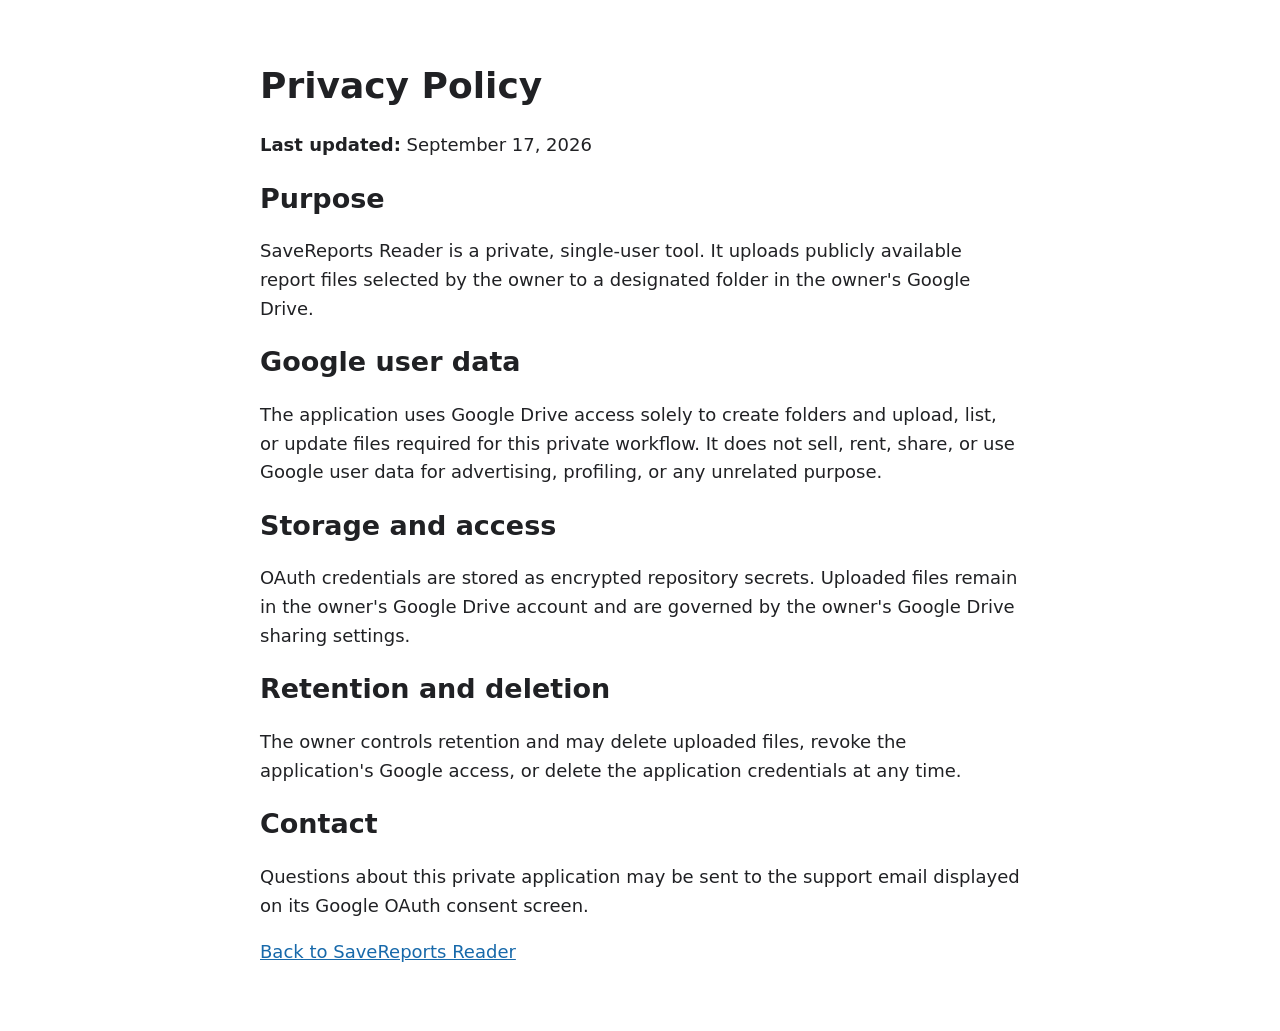
<file: privacy.html>
<!doctype html>
<html lang="en">
<head>
  <meta charset="utf-8">
  <meta name="viewport" content="width=device-width, initial-scale=1">
  <title>Privacy Policy — SaveReports Reader</title>
  <style>
    body { max-width: 760px; margin: 64px auto; padding: 0 24px; font: 18px/1.6 system-ui, sans-serif; color: #202124; }
    h1, h2 { line-height: 1.2; }
    a { color: #1769aa; }
  </style>
</head>
<body>
  <h1>Privacy Policy</h1>
  <p><strong>Last updated:</strong> September 17, 2026</p>

  <h2>Purpose</h2>
  <p>SaveReports Reader is a private, single-user tool. It uploads publicly available report files selected by the owner to a designated folder in the owner's Google Drive.</p>

  <h2>Google user data</h2>
  <p>The application uses Google Drive access solely to create folders and upload, list, or update files required for this private workflow. It does not sell, rent, share, or use Google user data for advertising, profiling, or any unrelated purpose.</p>

  <h2>Storage and access</h2>
  <p>OAuth credentials are stored as encrypted repository secrets. Uploaded files remain in the owner's Google Drive account and are governed by the owner's Google Drive sharing settings.</p>

  <h2>Retention and deletion</h2>
  <p>The owner controls retention and may delete uploaded files, revoke the application's Google access, or delete the application credentials at any time.</p>

  <h2>Contact</h2>
  <p>Questions about this private application may be sent to the support email displayed on its Google OAuth consent screen.</p>

  <p><a href="index.html">Back to SaveReports Reader</a></p>
</body>
</html>
</file>
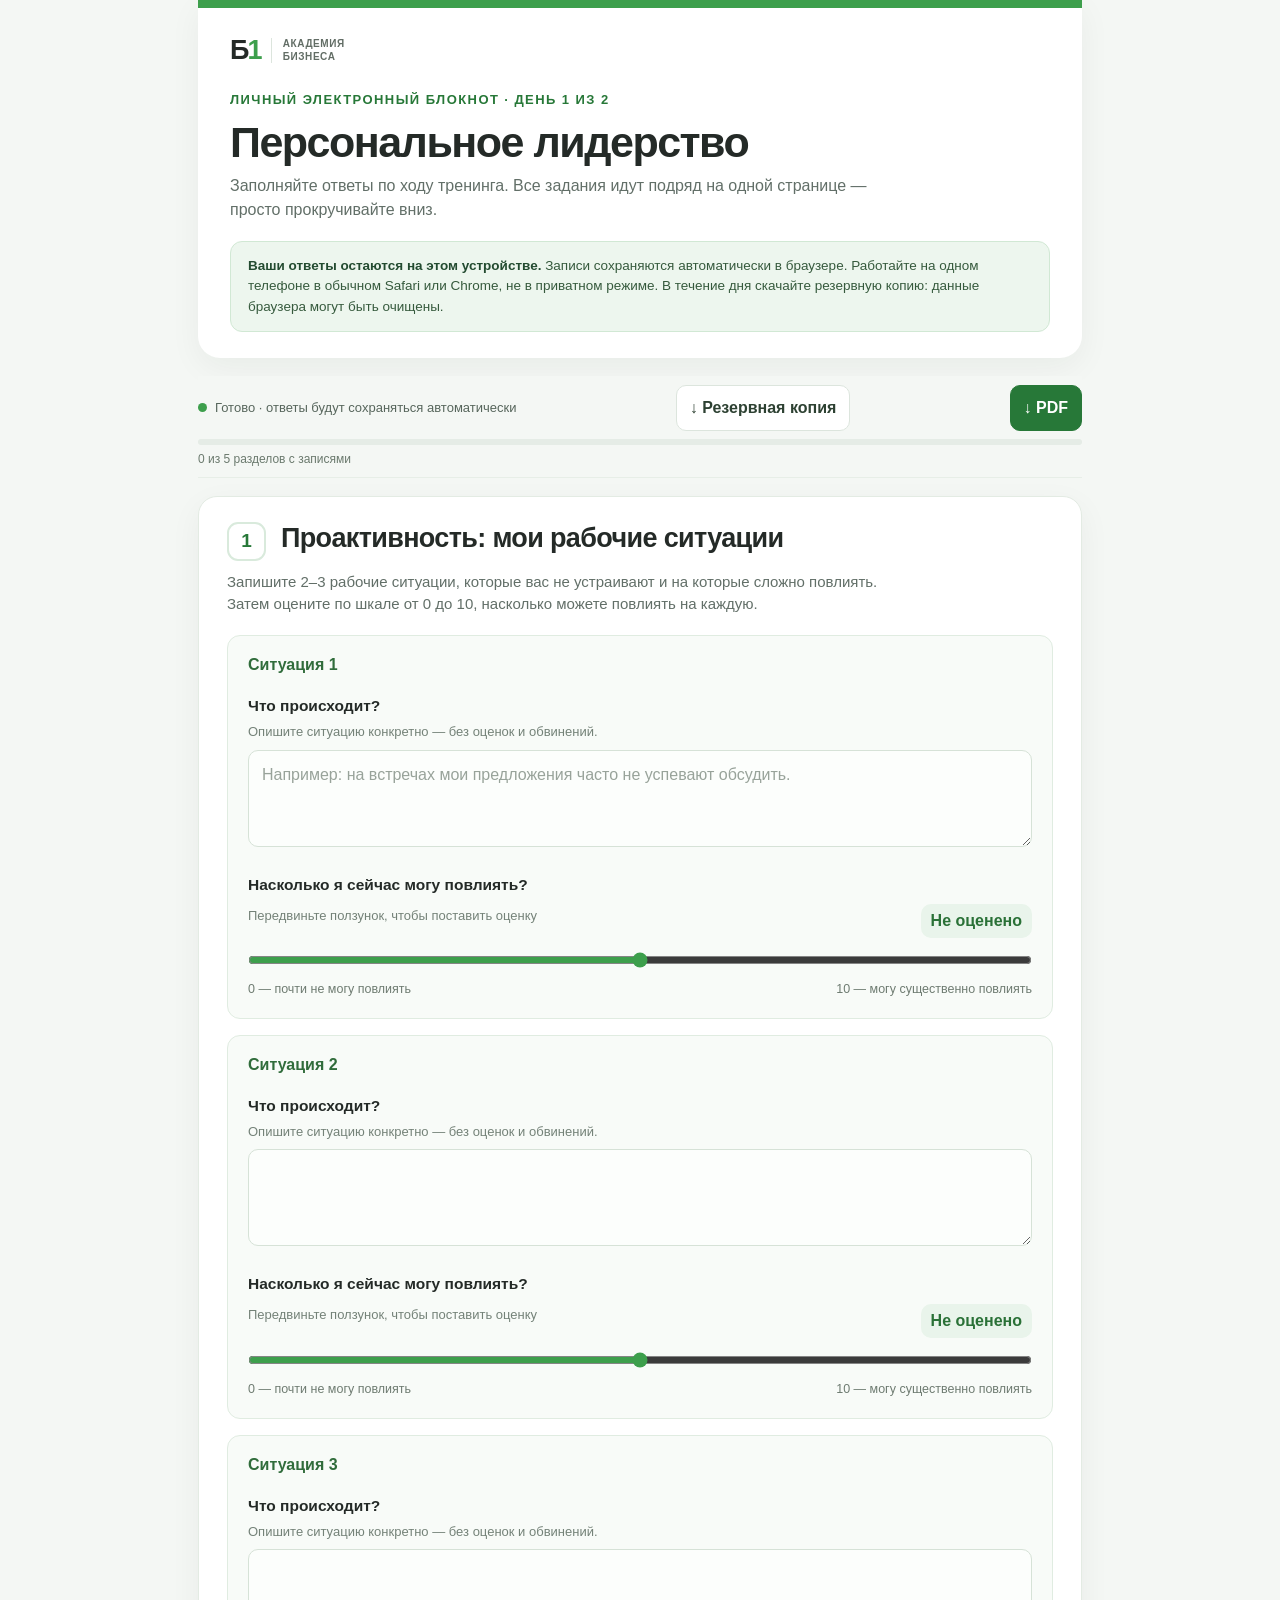
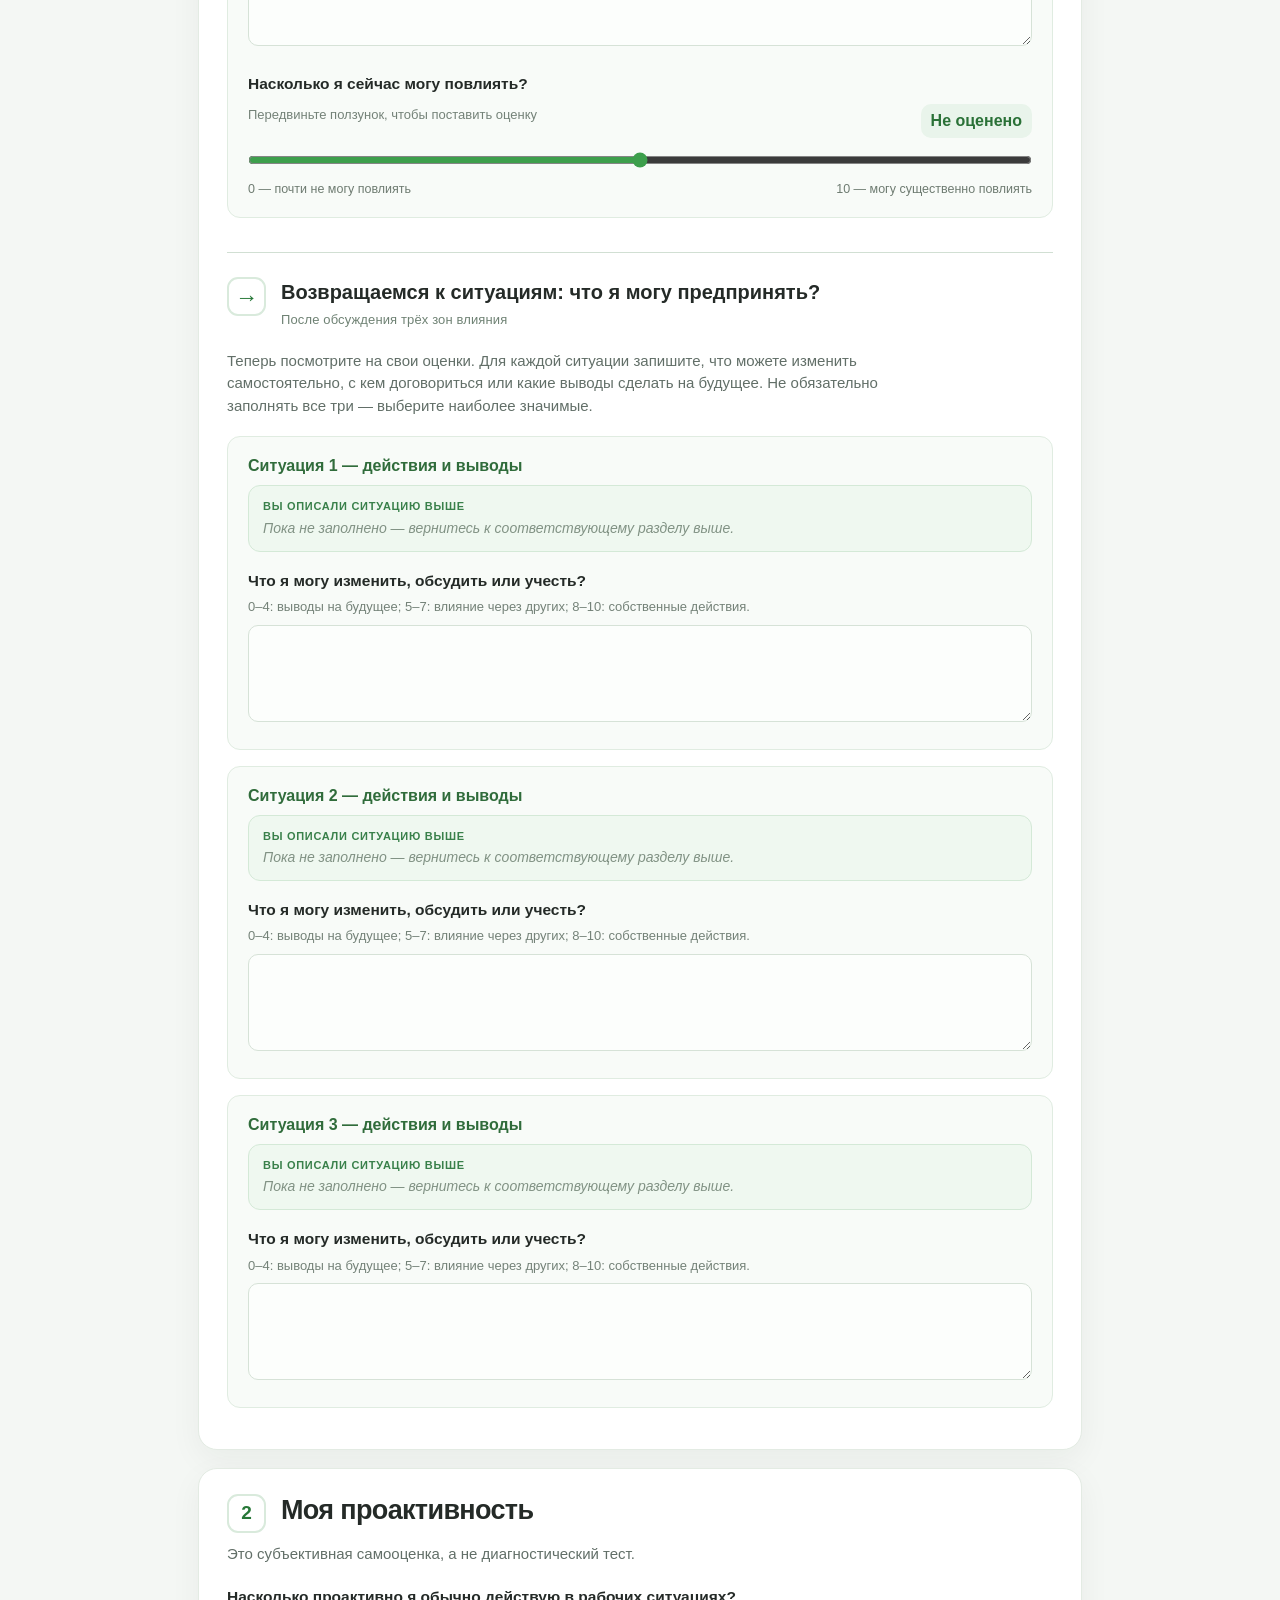
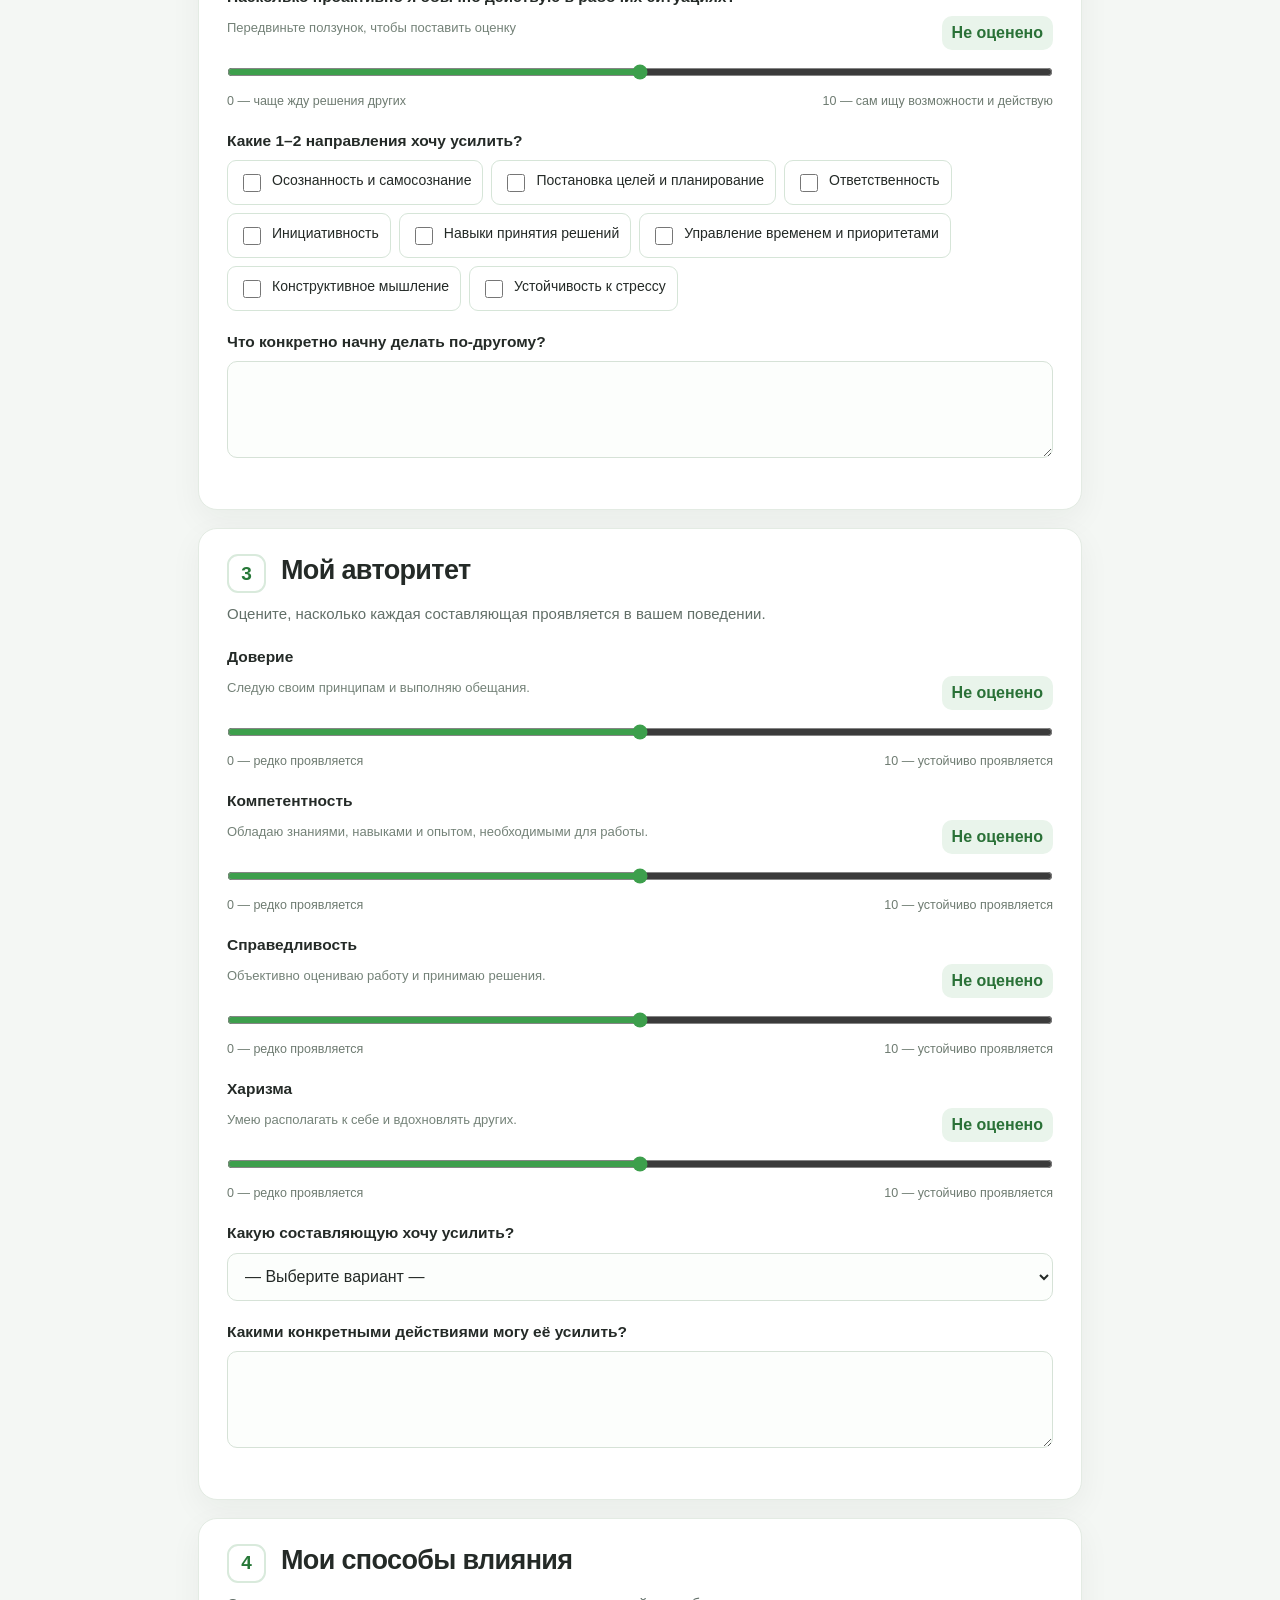
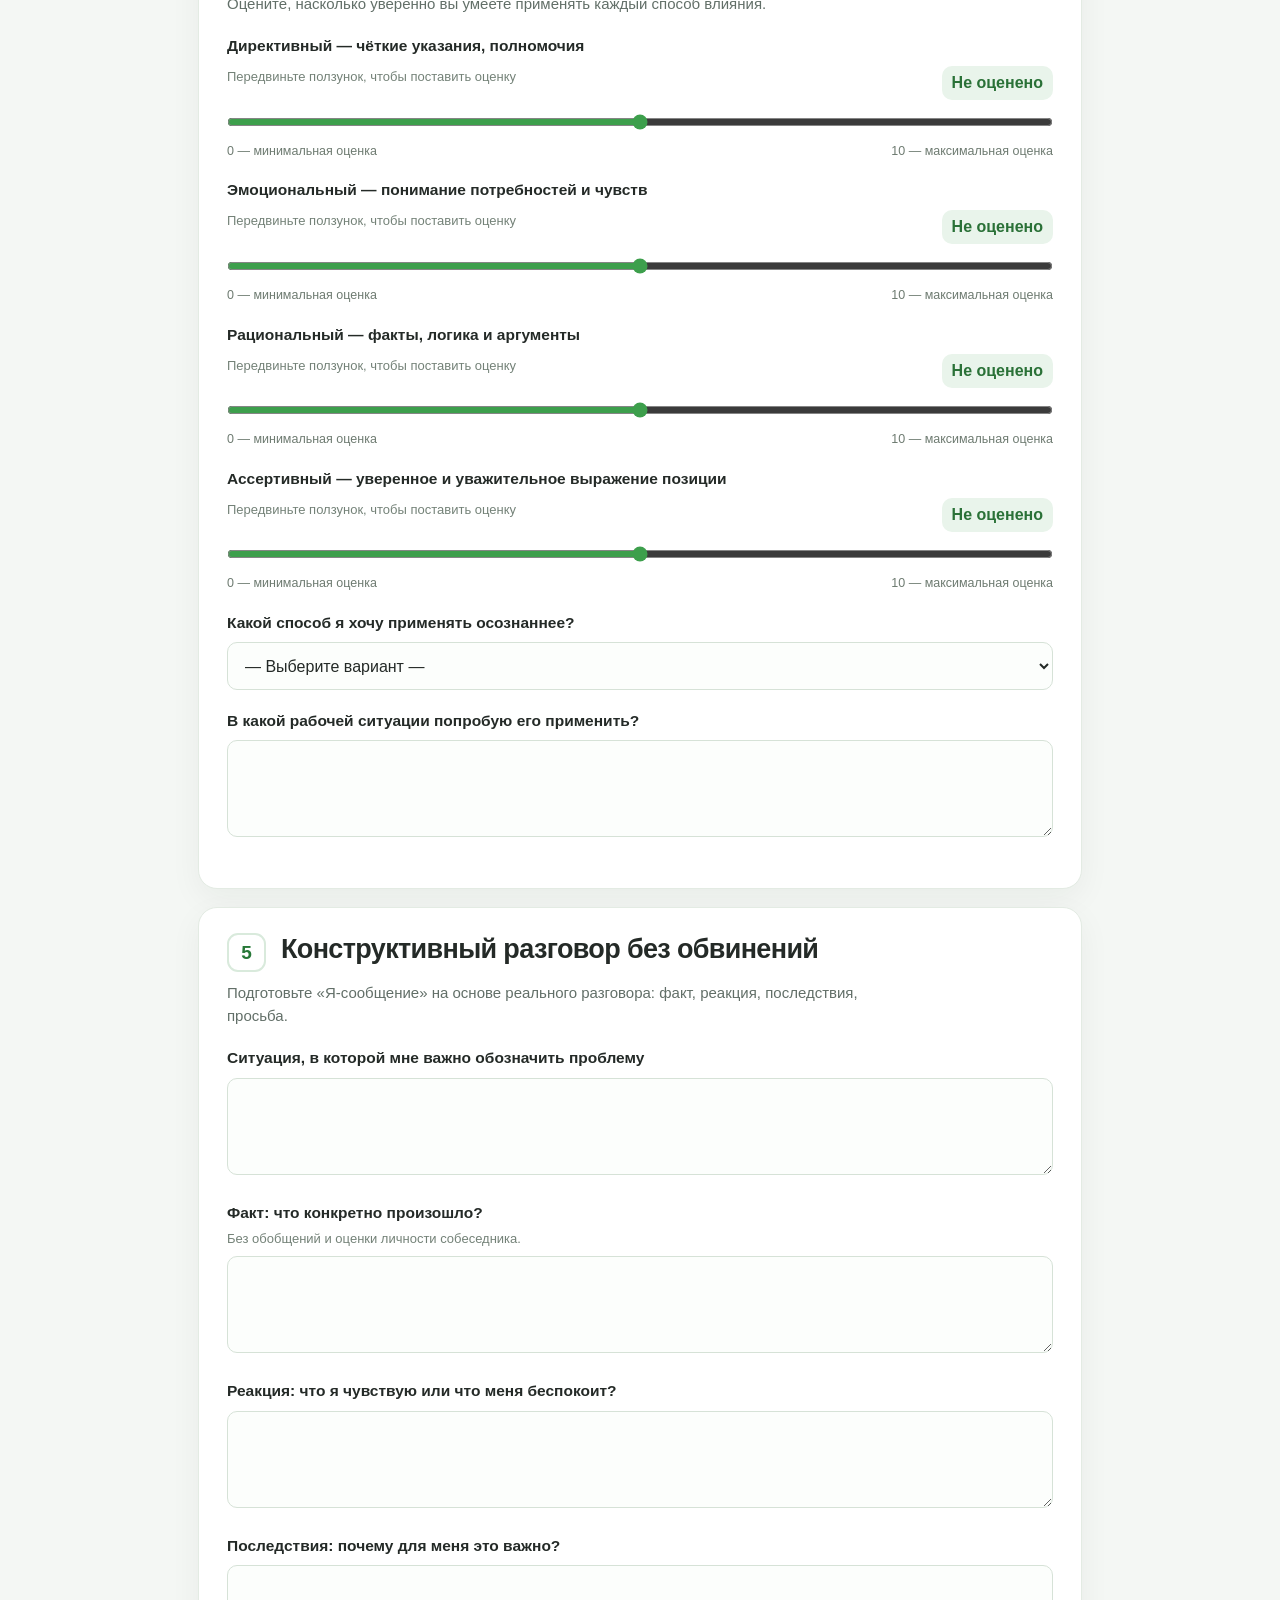
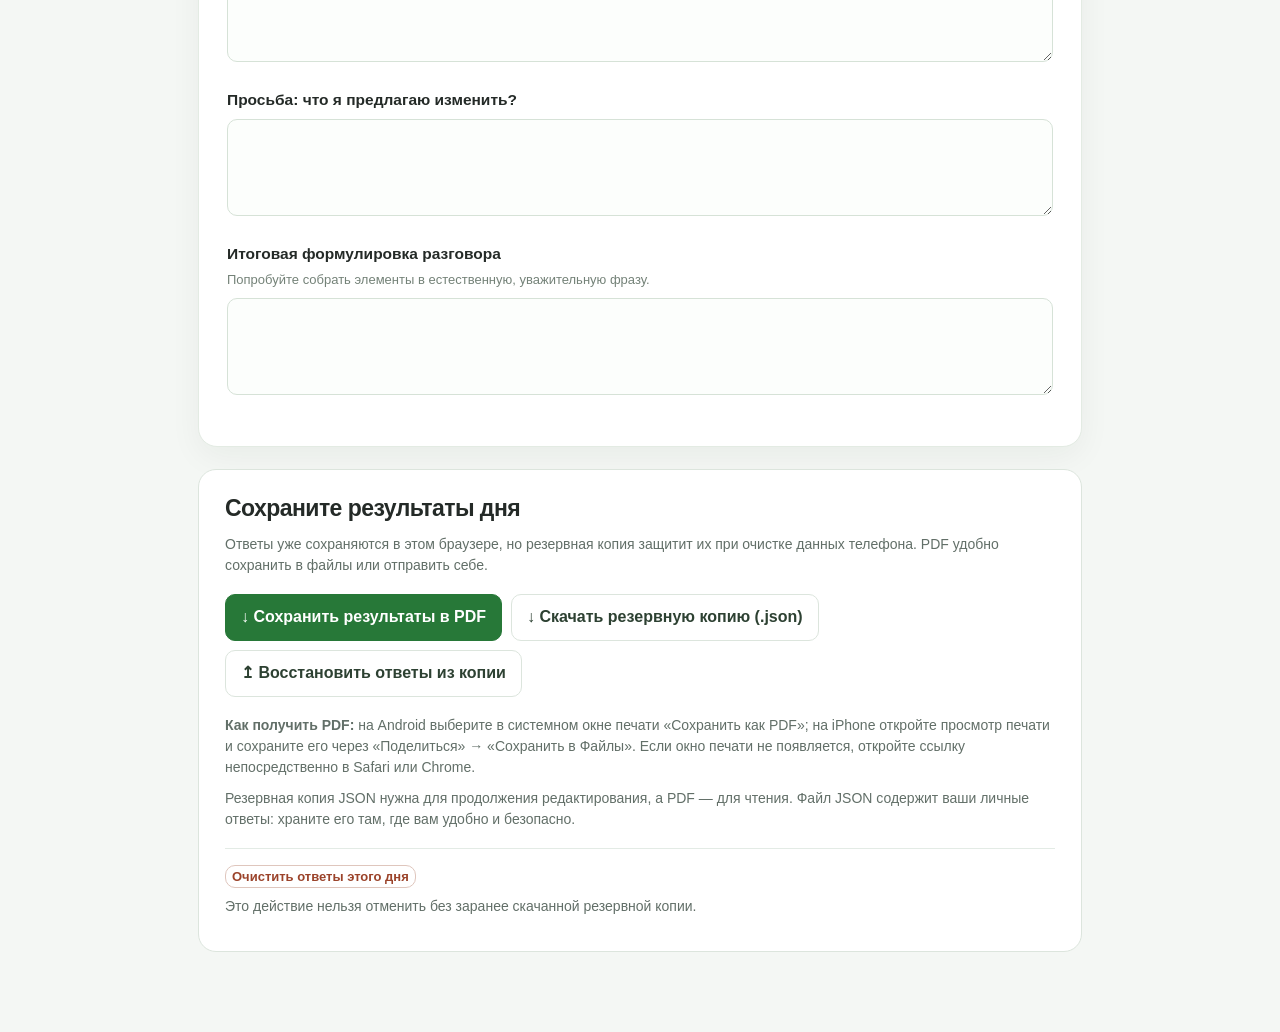
<file: personal-leadership/day1.html>
<!DOCTYPE html>
<html lang="ru"><head><meta charset="UTF-8"><meta name="viewport" content="width=device-width, initial-scale=1, viewport-fit=cover"><meta name="color-scheme" content="light"><meta name="theme-color" content="#3d9f4c"><meta name="description" content="Личный интерактивный блокнот Академии бизнеса Б1. День 1. Ответы хранятся в браузере устройства."><title>Персональное лидерство · День 1 · Академия Б1</title><style>/* Автономный стиль. Никаких внешних библиотек и шрифтов. */
:root{--ink:#242a27;--sub:#626f68;--green:#3d9f4c;--green-d:#277838;--line:#dce5dd;--bg:#f4f7f4;--wash:#edf6ee;--white:#fff;--warn:#9c5326;--shadow:0 10px 32px rgba(12,48,25,.05)}
*{box-sizing:border-box}html{scroll-behavior:auto}body{margin:0;background:var(--bg);font-family:-apple-system,BlinkMacSystemFont,'Segoe UI',Arial,sans-serif;color:var(--ink);font-size:16px;line-height:1.5}
button,input,textarea,select{font:inherit}button{cursor:pointer}button:focus-visible,input:focus-visible,textarea:focus-visible,select:focus-visible{outline:3px solid #90cba0;outline-offset:2px}
.page{max-width:920px;margin:0 auto;padding:0 18px 80px}.hero{background:#fff;border-radius:0 0 22px 22px;padding:29px 32px 26px;margin-bottom:18px;box-shadow:var(--shadow);border-top:8px solid var(--green)}
.brand{display:flex;align-items:center;gap:10px;margin-bottom:26px}.brand-b1{font-size:27px;line-height:1;font-weight:900;letter-spacing:-1.8px}.brand-b1 b{color:var(--green)}.brand-label{border-left:1px solid var(--line);padding-left:11px;font-size:10px;line-height:1.25;letter-spacing:.055em;font-weight:750;color:#626d65}
.eyebrow{color:var(--green-d);font-size:13px;letter-spacing:.11em;text-transform:uppercase;font-weight:750;margin:0 0 8px}h1{font-size:clamp(29px,5vw,43px);line-height:1.13;letter-spacing:-.035em;margin:0 0 8px}h2{letter-spacing:-.024em;line-height:1.25;font-size:clamp(21px,3vw,27px);margin:0}p{margin:0 0 10px}.intro{font-size:16px;color:var(--sub);max-width:650px}.privacy-box{background:var(--wash);border:1px solid #d1e8d4;border-radius:12px;padding:14px 17px;margin-top:19px;color:#365a3d;font-size:13.5px}
.privacy-box strong{color:#234b30}.toolbar{position:sticky;top:0;z-index:20;background:rgba(244,247,244,.96);backdrop-filter:blur(10px);padding:9px 0;margin-bottom:10px;border-bottom:1px solid #e7eee7}.toolbar-inner{display:flex;align-items:center;gap:10px;justify-content:space-between;flex-wrap:wrap}.status-wrap{display:flex;align-items:center;gap:8px;min-height:38px}.status-dot{display:inline-block;width:9px;height:9px;border-radius:100%;background:#a7b6a8}.status-dot.ok{background:var(--green)}.status-dot.err{background:#ba6d35}.status-dot.wait{background:#ddaf3b}.status{font-size:13px;color:#57665c}.toolbar button{padding:10px 13px;min-height:44px}.btn{border:1px solid var(--line);border-radius:10px;background:#fff;color:#2d4132;font-weight:700;display:inline-flex;gap:7px;justify-content:center;align-items:center;transition:background .14s}.btn:hover{background:#eff7ef}.btn.primary{background:var(--green-d);color:#fff;border-color:var(--green-d)}.btn.primary:hover{background:#1d652e}.btn.danger{color:#9b432a;border-color:#dfc6bd}
.progress{background:#e5ece6;border-radius:99px;height:6px;width:100%;overflow:hidden;margin-top:8px}.progress>div{height:100%;background:var(--green);transition:width .15s;max-width:100%}.progress-label{font-size:12px;color:#6b7a6e;margin-top:5px}.section{background:#fff;box-shadow:var(--shadow);border:1px solid #e3ebe3;border-radius:19px;padding:25px 28px;margin:18px 0;scroll-margin-top:86px}.sec-top{display:flex;gap:15px;align-items:flex-start}.sec-index{flex:none;width:39px;height:39px;border:2px solid #d9eadc;border-radius:11px;display:grid;place-items:center;font-weight:850;color:var(--green-d);font-size:19px}.section-description{color:var(--sub);font-size:15px;margin:10px 0 19px;max-width:690px}.section-cue{color:#6f8274;letter-spacing:.01em;font-size:13px;margin-top:5px}
.field{margin:17px 0 19px}.field-label{font-weight:700;display:block;font-size:15.5px;margin:0 0 8px}.hint{color:#748278;font-size:13px;margin:-3px 0 8px}.field textarea,.field input[type=text],.field select{border:1.5px solid #d6e2d7;background:#fcfefc;color:var(--ink);border-radius:10px;width:100%;padding:12px 13px;min-height:48px;font-size:16px;line-height:1.45}.field textarea{resize:vertical;min-height:90px}.field textarea:focus,.field input:focus,.field select:focus{border-color:var(--green)}.field ::placeholder{color:#98a39a}.context{border:1px solid #d4e9d7;background:#eff8f0;border-radius:12px;padding:12px 14px;margin:4px 0 17px}.context-label{font-size:11px;font-weight:800;text-transform:uppercase;letter-spacing:.065em;color:#39804a}.context-value{font-size:14px;color:#375541;white-space:pre-wrap;margin:3px 0 10px}.context-value:last-child{margin-bottom:0}.context-empty{color:#819284;font-style:italic}.group{background:#f8fbf8;border:1px solid #e0ece1;padding:17px 20px;border-radius:13px;margin:16px 0}.group-title{font-size:16px;font-weight:850;margin-bottom:7px;color:#306c3b}.group .field:last-child{margin-bottom:3px}.group .field:first-of-type{margin-top:12px}.stage-divider{height:1px;background:#d1dfd3;margin:34px 0 24px}.followup-head{margin-bottom:8px}.followup-head h3{font-size:20px;line-height:1.25;margin:3px 0 0}.followup-head .sec-index{font-size:23px}.context-value{overflow-wrap:anywhere}.zone-hint.visible{margin:10px 0 12px}
.rating-heading{display:flex;align-items:center;gap:10px;justify-content:space-between;flex-wrap:wrap}.value-pill{border-radius:10px;background:#e9f4eb;padding:5px 10px;font-weight:800;color:#2a7137;font-variant-numeric:tabular-nums;min-width:77px;text-align:center}.rating-control{width:100%;accent-color:var(--green);height:28px;margin:8px 0 0;cursor:pointer;touch-action:pan-y}.rating-ends{display:flex;justify-content:space-between;gap:20px;color:#6e7b71;font-size:12.5px;line-height:1.35}.rating-ends span:last-child{text-align:right}.zone-hint{color:#397545;background:#eaf5ec;border-radius:8px;font-size:12.5px;padding:6px 9px;margin:6px 0 0;display:none}.zone-hint.visible{display:block}
.choice-grid{display:flex;flex-wrap:wrap;gap:8px}.choice{display:flex;gap:8px;align-items:flex-start;padding:9px 11px;border:1px solid #d6e5d8;border-radius:9px;background:#fff;font-size:14px;min-height:43px;max-width:100%}.choice input{accent-color:var(--green);margin-top:4px;min-width:18px;min-height:18px}.choice:has(input:checked){background:#eaf6ec;border-color:#80bc8b}.limit-warning{font-size:13px;color:#965330;margin-top:6px;min-height:0}.note{background:#eff7f0;border-left:4px solid var(--green);padding:11px 14px;border-radius:0 9px 9px 0;color:#526657;font-size:14px;margin:12px 0}
.footer{background:#fff;border:1px solid var(--line);border-radius:18px;padding:24px 26px;margin-top:22px}.footer h2{font-size:23px;margin-bottom:11px}.footer p{color:var(--sub);font-size:14px}.actions{display:flex;flex-wrap:wrap;gap:9px;margin:18px 0}.actions .btn{min-height:47px;padding:10px 15px}.fineprint{font-size:12.5px;color:#6e7b70}.danger-area{border-top:1px solid #e3ebe5;margin-top:18px;padding-top:15px}.danger-area button{font-size:13px}.toast{position:fixed;left:50%;transform:translateX(-50%);bottom:18px;background:#223d2b;color:#fff;padding:12px 18px;border-radius:12px;box-shadow:0 12px 26px #0002;z-index:100;font-size:14px;max-width:90vw;opacity:0;pointer-events:none;transition:opacity .15s}.toast.show{opacity:1}.print-report{display:none}.save-tip{font-size:12.5px;color:#5e6d61;margin-top:8px}input[type=file]{display:none}
@media(max-width:600px){.page{padding:0 11px 40px}.hero{padding:24px 18px 22px;border-radius:0 0 16px 16px}.brand{margin-bottom:21px}.section{padding:22px 17px;border-radius:14px;margin:13px 0}.sec-index{width:34px;height:34px;font-size:17px}.sec-top{gap:10px}.section-description{font-size:14px}.group{padding:14px 12px}.toolbar button{padding:9px 11px;font-size:13px}.toolbar-inner{gap:6px}.toolbar .primary{display:none}.footer{padding:22px 17px}.actions .btn{width:100%}.rating-ends{font-size:11px}.choice{width:100%}.status-wrap{width:100%;flex:none;min-width:0}.status{display:block;min-width:0;flex:1;overflow:hidden;text-overflow:ellipsis;white-space:nowrap}}
@media print{
 @page{size:A4;margin:15mm 14mm}
 html,body{background:white!important;color:black!important;font-size:11pt!important;line-height:1.43!important}
 .page,.toolbar,.toast{display:none!important}
 .print-report{display:block!important;font-family:Arial,sans-serif!important;color:#222!important}
 .print-report h1{font-size:22pt!important;margin:0 0 10pt!important;border-bottom:3pt solid #2c8037;padding-bottom:8pt}
 .print-report h2{font-size:14pt!important;border-bottom:1pt solid #c6dac9;padding-bottom:5pt;margin:22pt 0 10pt;break-after:avoid}
 .print-report h3{font-size:11.5pt;margin:12pt 0 7pt;break-after:avoid}
 .report-meta{font-size:9pt;color:#555;margin-bottom:16pt}.report-field{margin:0 0 10pt;break-inside:avoid;page-break-inside:avoid}
 .report-label{font-size:9pt;font-weight:bold;color:#3e5142;margin-bottom:2pt}.report-value{white-space:pre-wrap;overflow-wrap:anywhere;font-size:10.5pt;margin:0}
 .report-group{break-inside:avoid;page-break-inside:avoid;margin-bottom:10pt}.report-empty{font-style:italic;color:#888}
 .print-footer{margin-top:20pt;font-size:8pt;color:#888}
}
</style></head>
<body data-day="1">
<div class="page">
<header class="hero"><div class="brand"><span class="brand-b1">Б<b>1</b></span><span class="brand-label">АКАДЕМИЯ<br>БИЗНЕСА</span></div><p class="eyebrow">Личный электронный блокнот · День 1 из 2</p><h1>Персональное лидерство</h1><p class="intro">Заполняйте ответы по ходу тренинга. Все задания идут подряд на одной странице — просто прокручивайте вниз.</p>
<div class="privacy-box"><strong>Ваши ответы остаются на этом устройстве.</strong> Записи сохраняются автоматически в браузере. Работайте на одном телефоне в обычном Safari или Chrome, не в приватном режиме. В течение дня скачайте резервную копию: данные браузера могут быть очищены.</div></header>
<div class="toolbar" role="region" aria-label="Сохранение и прогресс"><div class="toolbar-inner"><div class="status-wrap"><i class="status-dot" id="statusDot" aria-hidden="true"></i><span class="status" id="status" aria-live="polite">Проверяем сохранение…</span></div><button type="button" class="btn" data-action="backup">↓ Резервная копия</button><button type="button" class="btn primary" data-action="print">↓ PDF</button></div><div class="progress"><div id="progressFill" style="width:0"></div></div><div class="progress-label" id="progressCount">0 разделов с записями</div></div>
<main><section class="section" id="situations"><div class="sec-top"><span class="sec-index" aria-hidden="true">1</span><div><h2>Проактивность: мои рабочие ситуации</h2></div></div><p class="section-description">Запишите 2–3 рабочие ситуации, которые вас не устраивают и на которые сложно повлиять. Затем оцените по шкале от 0 до 10, насколько можете повлиять на каждую.</p><div class="group"><div class="group-title">Ситуация 1</div><div class="field" data-print-field="pro_sit_1"><label class="field-label" for="f-pro_sit_1">Что происходит?</label><p class="hint">Опишите ситуацию конкретно — без оценок и обвинений.</p><textarea data-key="pro_sit_1" id="f-pro_sit_1" placeholder="Например: на встречах мои предложения часто не успевают обсудить." aria-label="Что происходит?" rows="3"></textarea></div><div class="field" data-print-field="pro_power_1"><label class="field-label" for="f-pro_power_1">Насколько я сейчас могу повлиять?</label><div class="rating-heading"><span class="hint">Передвиньте ползунок, чтобы поставить оценку</span><output class="value-pill" id="value-pro_power_1" for="f-pro_power_1">Не оценено</output></div><input class="rating-control" type="range" id="f-pro_power_1" data-key="pro_power_1" data-touched="0" min="0" max="10" value="5" step="1" aria-label="Насколько я сейчас могу повлиять?"><div class="rating-ends"><span>0 — почти не могу повлиять</span><span>10 — могу существенно повлиять</span></div></div></div><div class="group"><div class="group-title">Ситуация 2</div><div class="field" data-print-field="pro_sit_2"><label class="field-label" for="f-pro_sit_2">Что происходит?</label><p class="hint">Опишите ситуацию конкретно — без оценок и обвинений.</p><textarea data-key="pro_sit_2" id="f-pro_sit_2" placeholder="" aria-label="Что происходит?" rows="3"></textarea></div><div class="field" data-print-field="pro_power_2"><label class="field-label" for="f-pro_power_2">Насколько я сейчас могу повлиять?</label><div class="rating-heading"><span class="hint">Передвиньте ползунок, чтобы поставить оценку</span><output class="value-pill" id="value-pro_power_2" for="f-pro_power_2">Не оценено</output></div><input class="rating-control" type="range" id="f-pro_power_2" data-key="pro_power_2" data-touched="0" min="0" max="10" value="5" step="1" aria-label="Насколько я сейчас могу повлиять?"><div class="rating-ends"><span>0 — почти не могу повлиять</span><span>10 — могу существенно повлиять</span></div></div></div><div class="group"><div class="group-title">Ситуация 3</div><div class="field" data-print-field="pro_sit_3"><label class="field-label" for="f-pro_sit_3">Что происходит?</label><p class="hint">Опишите ситуацию конкретно — без оценок и обвинений.</p><textarea data-key="pro_sit_3" id="f-pro_sit_3" placeholder="" aria-label="Что происходит?" rows="3"></textarea></div><div class="field" data-print-field="pro_power_3"><label class="field-label" for="f-pro_power_3">Насколько я сейчас могу повлиять?</label><div class="rating-heading"><span class="hint">Передвиньте ползунок, чтобы поставить оценку</span><output class="value-pill" id="value-pro_power_3" for="f-pro_power_3">Не оценено</output></div><input class="rating-control" type="range" id="f-pro_power_3" data-key="pro_power_3" data-touched="0" min="0" max="10" value="5" step="1" aria-label="Насколько я сейчас могу повлиять?"><div class="rating-ends"><span>0 — почти не могу повлиять</span><span>10 — могу существенно повлиять</span></div></div></div><div class="stage-divider" role="separator" aria-label="Следующий этап упражнения"></div><div class="sec-top followup-head"><span class="sec-index" aria-hidden="true">→</span><div><h3>Возвращаемся к ситуациям: что я могу предпринять?</h3><p class="section-cue">После обсуждения трёх зон влияния</p></div></div><p class="section-description">Теперь посмотрите на свои оценки. Для каждой ситуации запишите, что можете изменить самостоятельно, с кем договориться или какие выводы сделать на будущее. Не обязательно заполнять все три — выберите наиболее значимые.</p><div class="group"><div class="group-title">Ситуация 1 — действия и выводы</div><div class="context"><div class="context-label">Вы описали ситуацию выше</div><div class="context-value" data-mirror="pro_sit_1">Пока не заполнено</div></div><div id="zone-pro_power_1" class="zone-hint" role="status"></div><div class="field" data-print-field="pro_step_1"><label class="field-label" for="f-pro_step_1">Что я могу изменить, обсудить или учесть?</label><p class="hint">0–4: выводы на будущее; 5–7: влияние через других; 8–10: собственные действия.</p><textarea data-key="pro_step_1" id="f-pro_step_1" placeholder="" aria-label="Что я могу изменить, обсудить или учесть?" rows="3"></textarea></div></div><div class="group"><div class="group-title">Ситуация 2 — действия и выводы</div><div class="context"><div class="context-label">Вы описали ситуацию выше</div><div class="context-value" data-mirror="pro_sit_2">Пока не заполнено</div></div><div id="zone-pro_power_2" class="zone-hint" role="status"></div><div class="field" data-print-field="pro_step_2"><label class="field-label" for="f-pro_step_2">Что я могу изменить, обсудить или учесть?</label><p class="hint">0–4: выводы на будущее; 5–7: влияние через других; 8–10: собственные действия.</p><textarea data-key="pro_step_2" id="f-pro_step_2" placeholder="" aria-label="Что я могу изменить, обсудить или учесть?" rows="3"></textarea></div></div><div class="group"><div class="group-title">Ситуация 3 — действия и выводы</div><div class="context"><div class="context-label">Вы описали ситуацию выше</div><div class="context-value" data-mirror="pro_sit_3">Пока не заполнено</div></div><div id="zone-pro_power_3" class="zone-hint" role="status"></div><div class="field" data-print-field="pro_step_3"><label class="field-label" for="f-pro_step_3">Что я могу изменить, обсудить или учесть?</label><p class="hint">0–4: выводы на будущее; 5–7: влияние через других; 8–10: собственные действия.</p><textarea data-key="pro_step_3" id="f-pro_step_3" placeholder="" aria-label="Что я могу изменить, обсудить или учесть?" rows="3"></textarea></div></div></section><section class="section" id="proactive"><div class="sec-top"><span class="sec-index" aria-hidden="true">2</span><div><h2>Моя проактивность</h2></div></div><p class="section-description">Это субъективная самооценка, а не диагностический тест.</p><div class="field" data-print-field="pro_score"><label class="field-label" for="f-pro_score">Насколько проактивно я обычно действую в рабочих ситуациях?</label><div class="rating-heading"><span class="hint">Передвиньте ползунок, чтобы поставить оценку</span><output class="value-pill" id="value-pro_score" for="f-pro_score">Не оценено</output></div><input class="rating-control" type="range" id="f-pro_score" data-key="pro_score" data-touched="0" min="0" max="10" value="5" step="1" aria-label="Насколько проактивно я обычно действую в рабочих ситуациях?"><div class="rating-ends"><span>0 — чаще жду решения других</span><span>10 — сам ищу возможности и действую</span></div></div><div class="field" data-print-field="pro_habits"><div class="field-label">Какие 1–2 направления хочу усилить?</div><div class="choice-grid" role="group" aria-label="Какие 1–2 направления хочу усилить?"><label class="choice"><input type="checkbox" data-key="pro_habits" value="Осознанность и самосознание" data-max-selected="2"><span>Осознанность и самосознание</span></label><label class="choice"><input type="checkbox" data-key="pro_habits" value="Постановка целей и планирование" data-max-selected="2"><span>Постановка целей и планирование</span></label><label class="choice"><input type="checkbox" data-key="pro_habits" value="Ответственность" data-max-selected="2"><span>Ответственность</span></label><label class="choice"><input type="checkbox" data-key="pro_habits" value="Инициативность" data-max-selected="2"><span>Инициативность</span></label><label class="choice"><input type="checkbox" data-key="pro_habits" value="Навыки принятия решений" data-max-selected="2"><span>Навыки принятия решений</span></label><label class="choice"><input type="checkbox" data-key="pro_habits" value="Управление временем и приоритетами" data-max-selected="2"><span>Управление временем и приоритетами</span></label><label class="choice"><input type="checkbox" data-key="pro_habits" value="Конструктивное мышление" data-max-selected="2"><span>Конструктивное мышление</span></label><label class="choice"><input type="checkbox" data-key="pro_habits" value="Устойчивость к стрессу" data-max-selected="2"><span>Устойчивость к стрессу</span></label></div></div><div class="field" data-print-field="pro_behavior"><label class="field-label" for="f-pro_behavior">Что конкретно начну делать по-другому?</label><textarea data-key="pro_behavior" id="f-pro_behavior" placeholder="" aria-label="Что конкретно начну делать по-другому?" rows="3"></textarea></div></section><section class="section" id="authority"><div class="sec-top"><span class="sec-index" aria-hidden="true">3</span><div><h2>Мой авторитет</h2></div></div><p class="section-description">Оцените, насколько каждая составляющая проявляется в вашем поведении.</p><div class="field" data-print-field="auth_trust"><label class="field-label" for="f-auth_trust">Доверие</label><div class="rating-heading"><span class="hint">Следую своим принципам и выполняю обещания.</span><output class="value-pill" id="value-auth_trust" for="f-auth_trust">Не оценено</output></div><input class="rating-control" type="range" id="f-auth_trust" data-key="auth_trust" data-touched="0" min="0" max="10" value="5" step="1" aria-label="Доверие"><div class="rating-ends"><span>0 — редко проявляется</span><span>10 — устойчиво проявляется</span></div></div><div class="field" data-print-field="auth_comp"><label class="field-label" for="f-auth_comp">Компетентность</label><div class="rating-heading"><span class="hint">Обладаю знаниями, навыками и опытом, необходимыми для работы.</span><output class="value-pill" id="value-auth_comp" for="f-auth_comp">Не оценено</output></div><input class="rating-control" type="range" id="f-auth_comp" data-key="auth_comp" data-touched="0" min="0" max="10" value="5" step="1" aria-label="Компетентность"><div class="rating-ends"><span>0 — редко проявляется</span><span>10 — устойчиво проявляется</span></div></div><div class="field" data-print-field="auth_fair"><label class="field-label" for="f-auth_fair">Справедливость</label><div class="rating-heading"><span class="hint">Объективно оцениваю работу и принимаю решения.</span><output class="value-pill" id="value-auth_fair" for="f-auth_fair">Не оценено</output></div><input class="rating-control" type="range" id="f-auth_fair" data-key="auth_fair" data-touched="0" min="0" max="10" value="5" step="1" aria-label="Справедливость"><div class="rating-ends"><span>0 — редко проявляется</span><span>10 — устойчиво проявляется</span></div></div><div class="field" data-print-field="auth_charisma"><label class="field-label" for="f-auth_charisma">Харизма</label><div class="rating-heading"><span class="hint">Умею располагать к себе и вдохновлять других.</span><output class="value-pill" id="value-auth_charisma" for="f-auth_charisma">Не оценено</output></div><input class="rating-control" type="range" id="f-auth_charisma" data-key="auth_charisma" data-touched="0" min="0" max="10" value="5" step="1" aria-label="Харизма"><div class="rating-ends"><span>0 — редко проявляется</span><span>10 — устойчиво проявляется</span></div></div><div class="field" data-print-field="auth_focus"><label class="field-label" for="f-auth_focus">Какую составляющую хочу усилить?</label><select data-key="auth_focus" id="f-auth_focus"><option value="">— Выберите вариант —</option><option value="Доверие">Доверие</option><option value="Компетентность">Компетентность</option><option value="Справедливость">Справедливость</option><option value="Харизма">Харизма</option></select></div><div class="field" data-print-field="auth_action"><label class="field-label" for="f-auth_action">Какими конкретными действиями могу её усилить?</label><textarea data-key="auth_action" id="f-auth_action" placeholder="" aria-label="Какими конкретными действиями могу её усилить?" rows="3"></textarea></div></section><section class="section" id="influence"><div class="sec-top"><span class="sec-index" aria-hidden="true">4</span><div><h2>Мои способы влияния</h2></div></div><p class="section-description">Оцените, насколько уверенно вы умеете применять каждый способ влияния.</p><div class="field" data-print-field="inf_direct"><label class="field-label" for="f-inf_direct">Директивный — чёткие указания, полномочия</label><div class="rating-heading"><span class="hint">Передвиньте ползунок, чтобы поставить оценку</span><output class="value-pill" id="value-inf_direct" for="f-inf_direct">Не оценено</output></div><input class="rating-control" type="range" id="f-inf_direct" data-key="inf_direct" data-touched="0" min="0" max="10" value="5" step="1" aria-label="Директивный — чёткие указания, полномочия"><div class="rating-ends"><span>0 — минимальная оценка</span><span>10 — максимальная оценка</span></div></div><div class="field" data-print-field="inf_emotion"><label class="field-label" for="f-inf_emotion">Эмоциональный — понимание потребностей и чувств</label><div class="rating-heading"><span class="hint">Передвиньте ползунок, чтобы поставить оценку</span><output class="value-pill" id="value-inf_emotion" for="f-inf_emotion">Не оценено</output></div><input class="rating-control" type="range" id="f-inf_emotion" data-key="inf_emotion" data-touched="0" min="0" max="10" value="5" step="1" aria-label="Эмоциональный — понимание потребностей и чувств"><div class="rating-ends"><span>0 — минимальная оценка</span><span>10 — максимальная оценка</span></div></div><div class="field" data-print-field="inf_rational"><label class="field-label" for="f-inf_rational">Рациональный — факты, логика и аргументы</label><div class="rating-heading"><span class="hint">Передвиньте ползунок, чтобы поставить оценку</span><output class="value-pill" id="value-inf_rational" for="f-inf_rational">Не оценено</output></div><input class="rating-control" type="range" id="f-inf_rational" data-key="inf_rational" data-touched="0" min="0" max="10" value="5" step="1" aria-label="Рациональный — факты, логика и аргументы"><div class="rating-ends"><span>0 — минимальная оценка</span><span>10 — максимальная оценка</span></div></div><div class="field" data-print-field="inf_assert"><label class="field-label" for="f-inf_assert">Ассертивный — уверенное и уважительное выражение позиции</label><div class="rating-heading"><span class="hint">Передвиньте ползунок, чтобы поставить оценку</span><output class="value-pill" id="value-inf_assert" for="f-inf_assert">Не оценено</output></div><input class="rating-control" type="range" id="f-inf_assert" data-key="inf_assert" data-touched="0" min="0" max="10" value="5" step="1" aria-label="Ассертивный — уверенное и уважительное выражение позиции"><div class="rating-ends"><span>0 — минимальная оценка</span><span>10 — максимальная оценка</span></div></div><div class="field" data-print-field="inf_focus"><label class="field-label" for="f-inf_focus">Какой способ я хочу применять осознаннее?</label><select data-key="inf_focus" id="f-inf_focus"><option value="">— Выберите вариант —</option><option value="Директивный">Директивный</option><option value="Эмоциональный">Эмоциональный</option><option value="Рациональный">Рациональный</option><option value="Ассертивный">Ассертивный</option></select></div><div class="field" data-print-field="inf_situation"><label class="field-label" for="f-inf_situation">В какой рабочей ситуации попробую его применить?</label><textarea data-key="inf_situation" id="f-inf_situation" placeholder="" aria-label="В какой рабочей ситуации попробую его применить?" rows="3"></textarea></div></section><section class="section" id="message"><div class="sec-top"><span class="sec-index" aria-hidden="true">5</span><div><h2>Конструктивный разговор без обвинений</h2></div></div><p class="section-description">Подготовьте «Я-сообщение» на основе реального разговора: факт, реакция, последствия, просьба.</p><div class="field" data-print-field="msg_case"><label class="field-label" for="f-msg_case">Ситуация, в которой мне важно обозначить проблему</label><textarea data-key="msg_case" id="f-msg_case" placeholder="" aria-label="Ситуация, в которой мне важно обозначить проблему" rows="3"></textarea></div><div class="field" data-print-field="msg_fact"><label class="field-label" for="f-msg_fact">Факт: что конкретно произошло?</label><p class="hint">Без обобщений и оценки личности собеседника.</p><textarea data-key="msg_fact" id="f-msg_fact" placeholder="" aria-label="Факт: что конкретно произошло?" rows="3"></textarea></div><div class="field" data-print-field="msg_reaction"><label class="field-label" for="f-msg_reaction">Реакция: что я чувствую или что меня беспокоит?</label><textarea data-key="msg_reaction" id="f-msg_reaction" placeholder="" aria-label="Реакция: что я чувствую или что меня беспокоит?" rows="3"></textarea></div><div class="field" data-print-field="msg_impact"><label class="field-label" for="f-msg_impact">Последствия: почему для меня это важно?</label><textarea data-key="msg_impact" id="f-msg_impact" placeholder="" aria-label="Последствия: почему для меня это важно?" rows="3"></textarea></div><div class="field" data-print-field="msg_request"><label class="field-label" for="f-msg_request">Просьба: что я предлагаю изменить?</label><textarea data-key="msg_request" id="f-msg_request" placeholder="" aria-label="Просьба: что я предлагаю изменить?" rows="3"></textarea></div><div class="field" data-print-field="msg_final"><label class="field-label" for="f-msg_final">Итоговая формулировка разговора</label><p class="hint">Попробуйте собрать элементы в естественную, уважительную фразу.</p><textarea data-key="msg_final" id="f-msg_final" placeholder="" aria-label="Итоговая формулировка разговора" rows="3"></textarea></div></section></main>
<footer class="footer"><h2>Сохраните результаты дня</h2><p>Ответы уже сохраняются в этом браузере, но резервная копия защитит их при очистке данных телефона. PDF удобно сохранить в файлы или отправить себе.</p><div class="actions"><button type="button" class="btn primary" data-action="print">↓ Сохранить результаты в PDF</button><button type="button" class="btn" data-action="backup">↓ Скачать резервную копию (.json)</button><button type="button" class="btn" data-action="restore">↥ Восстановить ответы из копии</button></div><p class="save-tip"><strong>Как получить PDF:</strong> на Android выберите в системном окне печати «Сохранить как PDF»; на iPhone откройте просмотр печати и сохраните его через «Поделиться» → «Сохранить в Файлы». Если окно печати не появляется, откройте ссылку непосредственно в Safari или Chrome.</p><p class="fineprint">Резервная копия JSON нужна для продолжения редактирования, а PDF — для чтения. Файл JSON содержит ваши личные ответы: храните его там, где вам удобно и безопасно.</p><div class="danger-area"><button type="button" id="reset" class="btn danger">Очистить ответы этого дня</button><p class="save-tip">Это действие нельзя отменить без заранее скачанной резервной копии.</p></div></footer></div>
<input id="restoreFile" type="file" accept=".json,application/json" aria-label="Выберите резервную копию JSON"><div class="toast" id="toast" role="status" aria-live="polite"></div><article id="printReport" class="print-report" aria-label="Отчёт для сохранения в PDF"></article><script>(function(){'use strict';
const DAY=Number(document.body.dataset.day);
const KEY='b1-leadership-workbook-day'+DAY+'-v1';
const VERSION=1;
const all=Array.from(document.querySelectorAll('[data-key]'));
const sections=Array.from(document.querySelectorAll('.section'));
const status=document.getElementById('status');
const dot=document.getElementById('statusDot');
const toastEl=document.getElementById('toast');
let lastSaved={}, saveTimer=null, toastTimer=null, storageOk=false, writing=false;
function toast(msg){toastEl.textContent=msg;toastEl.classList.add('show');clearTimeout(toastTimer);toastTimer=setTimeout(()=>toastEl.classList.remove('show'),3400)}
function state(s,message){dot.className='status-dot '+s;status.textContent=message;}
function testStorage(){try{const k=KEY+'-test';localStorage.setItem(k,'1');storageOk=localStorage.getItem(k)==='1';localStorage.removeItem(k)}catch(e){storageOk=false}if(!storageOk)state('err','Нет автосохранения — сохраните резервную копию');}
function blank(x){return x==null || x==='' || Array.isArray(x)&&x.length===0}
function data(){const o={};all.forEach(el=>{const key=el.dataset.key;if(el.matches('input[type=range]')){o[key]=el.dataset.touched==='1'?el.value:''}else if(el.matches('input[type=checkbox]')){(o[key]??=[]);if(el.checked)o[key].push(el.value)}else{o[key]=el.value}});return o}
function apply(d){all.forEach(el=>{const key=el.dataset.key;const v=d[key];if(el.matches('input[type=range]')){el.dataset.touched=blank(v)?'0':'1';el.value=blank(v)?'5':String(v);displayRating(el)}else if(el.matches('input[type=checkbox]')){el.checked=Array.isArray(v)&&v.includes(el.value)}else{el.value=typeof v==='string'?v:'';if(el.tagName==='TEXTAREA')resize(el,true)}});progress()}
function resize(el,shrink=false){if(shrink)el.style.height='auto';const target=Math.max(90,Math.min(el.scrollHeight+3,560));if(shrink||target>el.getBoundingClientRect().height+2)el.style.height=target+'px'}
function displayRating(el){const out=document.getElementById('value-'+el.dataset.key);if(out)out.textContent=el.dataset.touched==='1'?el.value+' / 10':'Не оценено';const hint=document.getElementById('zone-'+el.dataset.key);if(hint){if(el.dataset.touched==='1'){const v=Number(el.value);hint.textContent=v<=4?'Зона выводов · Что полезного извлечь и учесть в будущем?':v<=7?'Зона влияния · С кем можно договориться или заручиться поддержкой?':'Зона контроля · Что я могу изменить собственными действиями?';hint.classList.add('visible')}else{hint.classList.remove('visible')}}}
function updateContext(){document.querySelectorAll('[data-mirror]').forEach(box=>{const key=box.dataset.mirror;const input=all.find(el=>el.dataset.key===key);const val=input?(input.value||'').trim():'';box.textContent=val||'Пока не заполнено — вернитесь к соответствующему разделу выше.';box.classList.toggle('context-empty',!val)})}
function progress(){updateContext();let count=0;sections.forEach(sec=>{const inputs=Array.from(sec.querySelectorAll('[data-key]'));const filled=inputs.some(el=>{if(el.matches('input[type=range]'))return el.dataset.touched==='1';if(el.matches('input[type=checkbox]'))return el.checked;return el.value.trim().length>0});sec.dataset.filled=filled?'1':'0';if(filled)count++});document.getElementById('progressCount').textContent=count+' из '+sections.length+' разделов с записями';document.getElementById('progressFill').style.width=(100*count/sections.length)+'%'}
function sameAnswers(a,b){return JSON.stringify(a)===JSON.stringify(b)}
 function save(force=false){if(!storageOk)return;try{const d=data();if(!force&&sameAnswers(d,lastSaved)){if(status.textContent==='Сохраняем…')state('ok','Ответы сохранены на этом устройстве');return}if(!force){const current=localStorage.getItem(KEY);if(current){const stored=JSON.parse(current);if(stored&&stored.day===DAY&&stored.answers&&!sameAnswers(stored.answers,lastSaved)){state('err','Две вкладки содержат разные ответы. Сначала сохраните резервную копию.');return}}}const item={type:'b1-personal-leadership',version:VERSION,day:DAY,savedAt:new Date().toISOString(),answers:d};localStorage.setItem(KEY,JSON.stringify(item));lastSaved=d;state('ok','Сохранено на этом устройстве · '+new Date().toLocaleTimeString('ru-RU',{hour:'2-digit',minute:'2-digit'}));}catch(e){storageOk=false;state('err','Не удалось сохранить — скачайте копию');toast('Хранилище браузера недоступно. Используйте резервную копию.')}}
function schedule(){progress();if(!storageOk){state('err','Автосохранение недоступно — скачайте копию');return;}state('wait','Сохраняем…');clearTimeout(saveTimer);saveTimer=setTimeout(save,160)}
function download(blob, filename){const url=URL.createObjectURL(blob);const a=document.createElement('a');a.href=url;a.download=filename;a.style.display='none';document.body.append(a);a.click();setTimeout(()=>{URL.revokeObjectURL(url);a.remove()},2500)}
function backup(){clearTimeout(saveTimer);save();const content={type:'b1-personal-leadership',version:VERSION,day:DAY,createdAt:new Date().toISOString(),answers:data()};const ymd=new Date().toISOString().slice(0,10);download(new Blob([JSON.stringify(content,null,2)],{type:'application/json;charset=utf-8'}),'Б1_Персональное_лидерство_день_'+DAY+'_'+ymd+'.json');toast('Резервная копия подготовлена. Сохраните файл в «Файлы» или «Загрузки».')}
function restore(file){if(!file)return;const r=new FileReader();r.onload=()=>{let item;try{item=JSON.parse(String(r.result))}catch(e){toast('Не удалось прочитать файл. Нужна копия формата JSON.');return}if(!item||item.type!=='b1-personal-leadership'||item.day!==DAY||!item.answers||typeof item.answers!=='object'){toast('Это не резервная копия для дня '+DAY);return}if(!confirm('Восстановить ответы из файла? Текущие записи этого дня будут заменены.'))return;apply(item.answers);save(true);toast('Ответы восстановлены из резервной копии.')};r.onerror=()=>toast('Не удалось открыть файл.');r.readAsText(file,'UTF-8')}
function el(tag, cls, text){const v=document.createElement(tag);if(cls)v.className=cls;if(text!==undefined)v.textContent=text;return v}
function printable(){const d=data();const root=document.getElementById('printReport');root.textContent='';root.append(el('h1','', 'Персональное лидерство · День '+DAY));root.append(el('div','report-meta','Академия бизнеса Б1 · Личный рабочий блокнот · '+new Date().toLocaleDateString('ru-RU')));
let hasAny=false;sections.forEach(sec=>{const title=sec.querySelector('h2').textContent;let items=[];sec.querySelectorAll('[data-print-field]').forEach(wrapper=>{const key=wrapper.dataset.printField;let val=d[key];const input=wrapper.querySelector('[data-key]');if(!input)return;if(Array.isArray(val))val=val.join('; ');if(!blank(val)){const lbl=wrapper.querySelector('.field-label');items.push({label:lbl?lbl.textContent.trim():key,value:String(val)})}});
if(items.length){hasAny=true;root.append(el('h2','',title));items.forEach(it=>{const box=el('div','report-field');box.append(el('div','report-label',it.label));box.append(el('div','report-value',it.value));root.append(box)})}});
if(!hasAny)root.append(el('p','report-empty','Пока нет заполненных ответов.'));root.append(el('div','print-footer','Создано на устройстве участника. Личные ответы не отправляются на сервер инструментом.'))}
function printPDF(){clearTimeout(saveTimer);save();printable();toast('Откроется системная печать. Выберите «Сохранить как PDF» (Android) или «Поделиться / Сохранить в Файлы» (iPhone).');setTimeout(()=>window.print(),250)}
function init(){testStorage();let restored=false;if(storageOk){try{const raw=localStorage.getItem(KEY);if(raw){const item=JSON.parse(raw);if(item&&item.day===DAY&&item.answers){apply(item.answers);restored=true}}}catch(e){state('err','Не удалось прочитать сохранённые ответы')}}if(!restored){apply({});if(storageOk)state('ok','Готово · ответы будут сохраняться автоматически')}else if(storageOk){state('ok','Ответы восстановлены · автосохранение включено')}lastSaved=data()
 all.forEach(input=>{if(input.matches('input[type=range]')){displayRating(input);input.addEventListener('input',()=>{input.dataset.touched='1';displayRating(input);schedule()})}else if(input.matches('input[type=checkbox]')){input.addEventListener('change',()=>{const g=input.dataset.key;const max=Number(input.dataset.maxSelected||0);const selected=document.querySelectorAll('input[type=checkbox][data-key="'+g+'"]:checked');if(max&&selected.length>max){input.checked=false;toast('Выберите не больше '+max+' вариантов');return}schedule()})}else{input.addEventListener('input',()=>{if(input.tagName==='TEXTAREA')resize(input);schedule()});if(input.tagName==='TEXTAREA')input.addEventListener('blur',()=>resize(input,true));input.addEventListener('change',schedule)}});
 for(const b of document.querySelectorAll('[data-action=backup]'))b.addEventListener('click',backup);
 for(const b of document.querySelectorAll('[data-action=print]'))b.addEventListener('click',printPDF);
 for(const b of document.querySelectorAll('[data-action=restore]'))b.addEventListener('click',()=>document.getElementById('restoreFile').click());
 const file=document.getElementById('restoreFile');file.addEventListener('change',()=>{restore(file.files?.[0]);file.value='' });
 const reset=document.getElementById('reset');reset.addEventListener('click',()=>{if(!confirm('Очистить все ответы этого дня на данном устройстве? Восстановить их можно будет только из ранее скачанной копии.'))return;apply({});save(true);toast('Ответы очищены.')});
 window.addEventListener('pagehide',()=>{clearTimeout(saveTimer);save()});document.addEventListener('visibilitychange',()=>{if(document.visibilityState==='hidden'){clearTimeout(saveTimer);save()}});window.addEventListener('beforeprint',printable);window.addEventListener('storage',e=>{if(e.key!==KEY||!e.newValue)return;try{const remote=JSON.parse(e.newValue);if(!remote||remote.day!==DAY||!remote.answers||sameAnswers(remote.answers,lastSaved))return;clearTimeout(saveTimer);if(sameAnswers(data(),lastSaved)){apply(remote.answers);lastSaved=data();state('ok','Ответы обновлены на этом устройстве')}else{state('err','Две вкладки содержат разные ответы. Сначала сохраните резервную копию.')}}catch(_){}});
 progress();}
 if(document.readyState==='loading')document.addEventListener('DOMContentLoaded',init);else init();
})();</script>
</body></html>
</file>
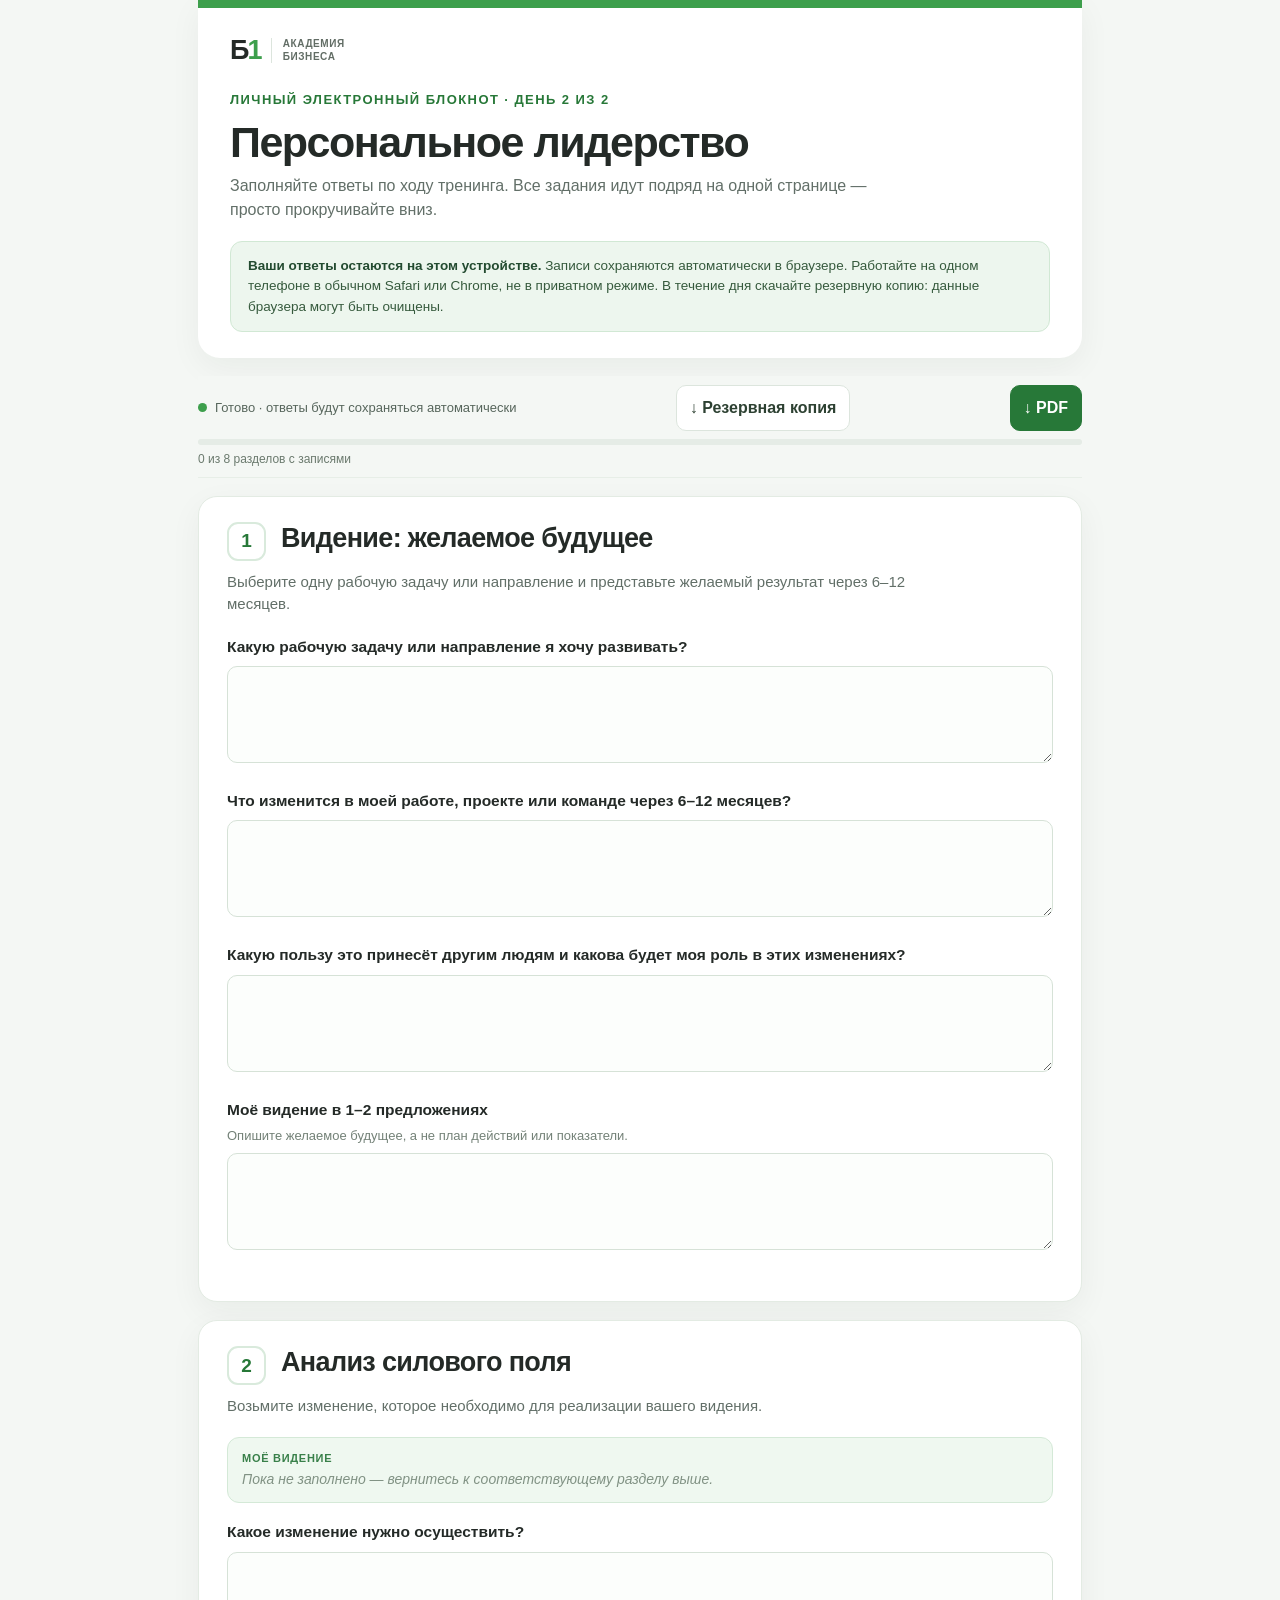
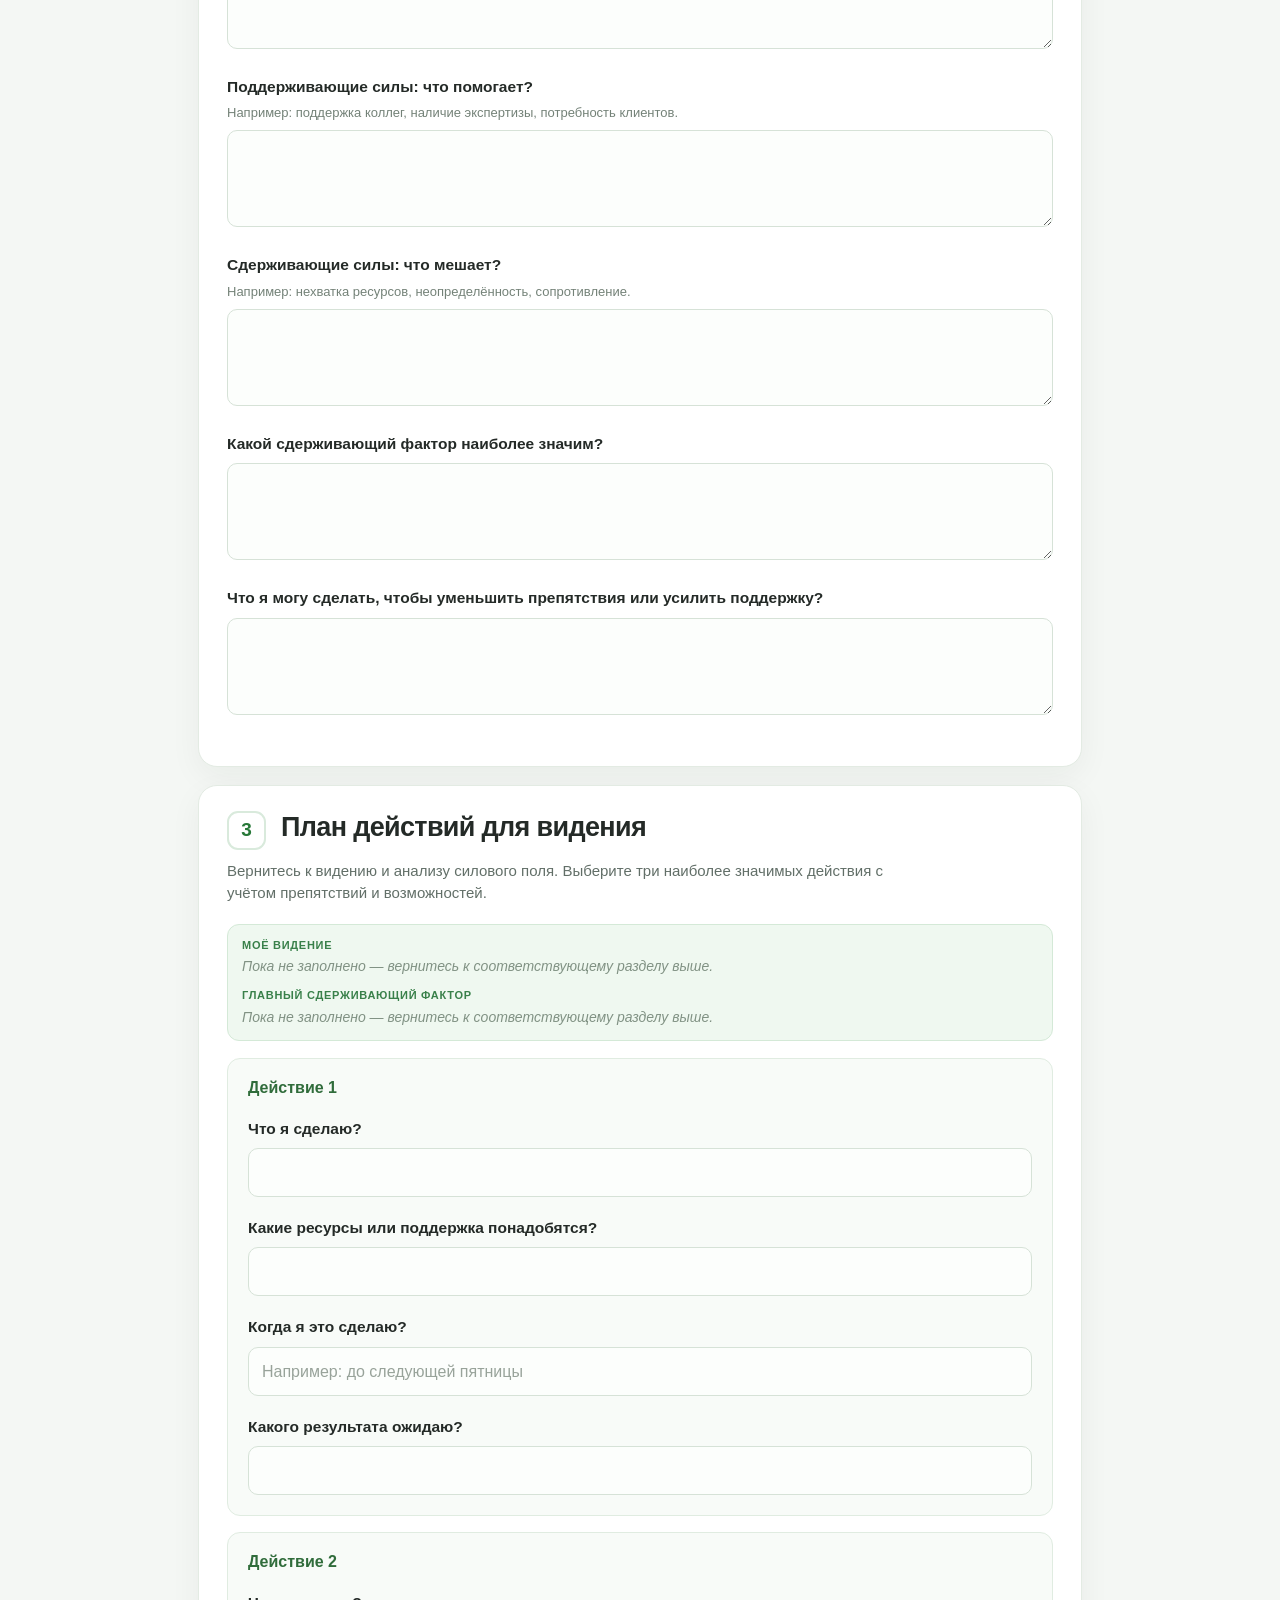
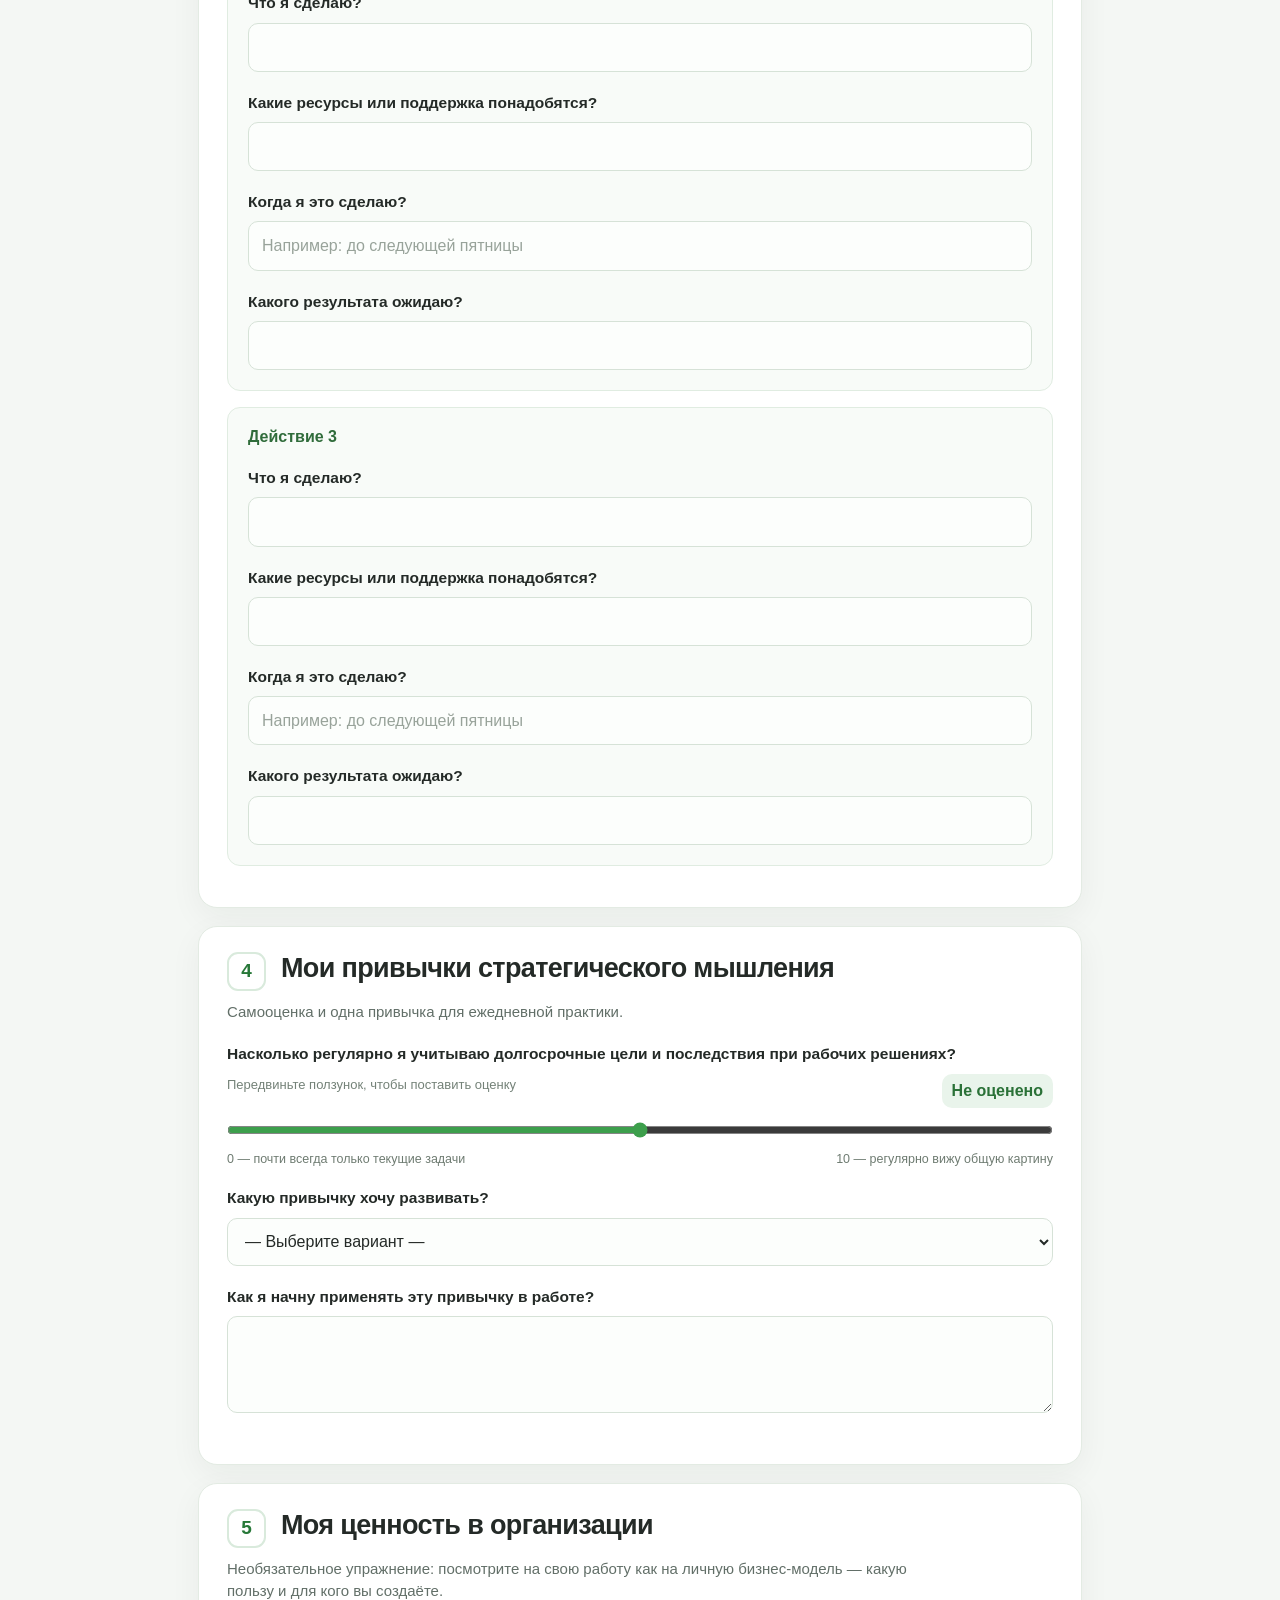
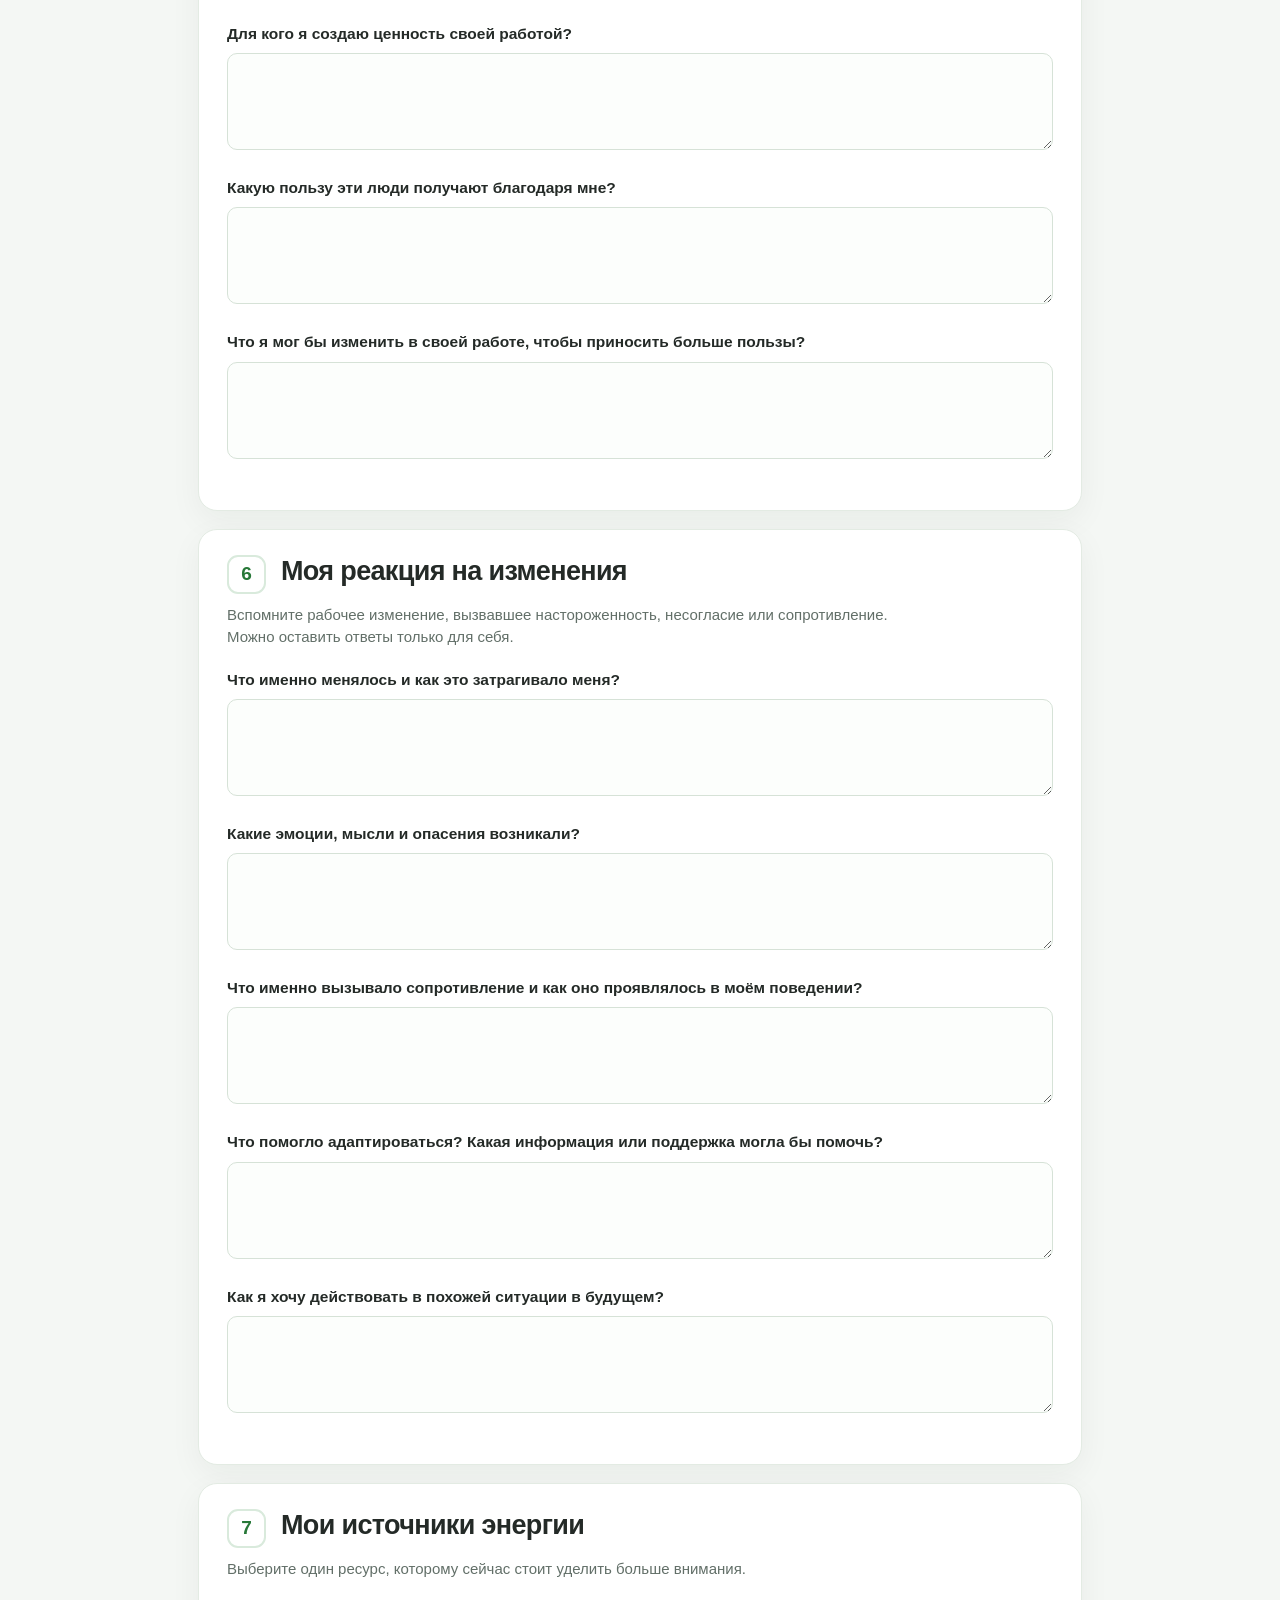
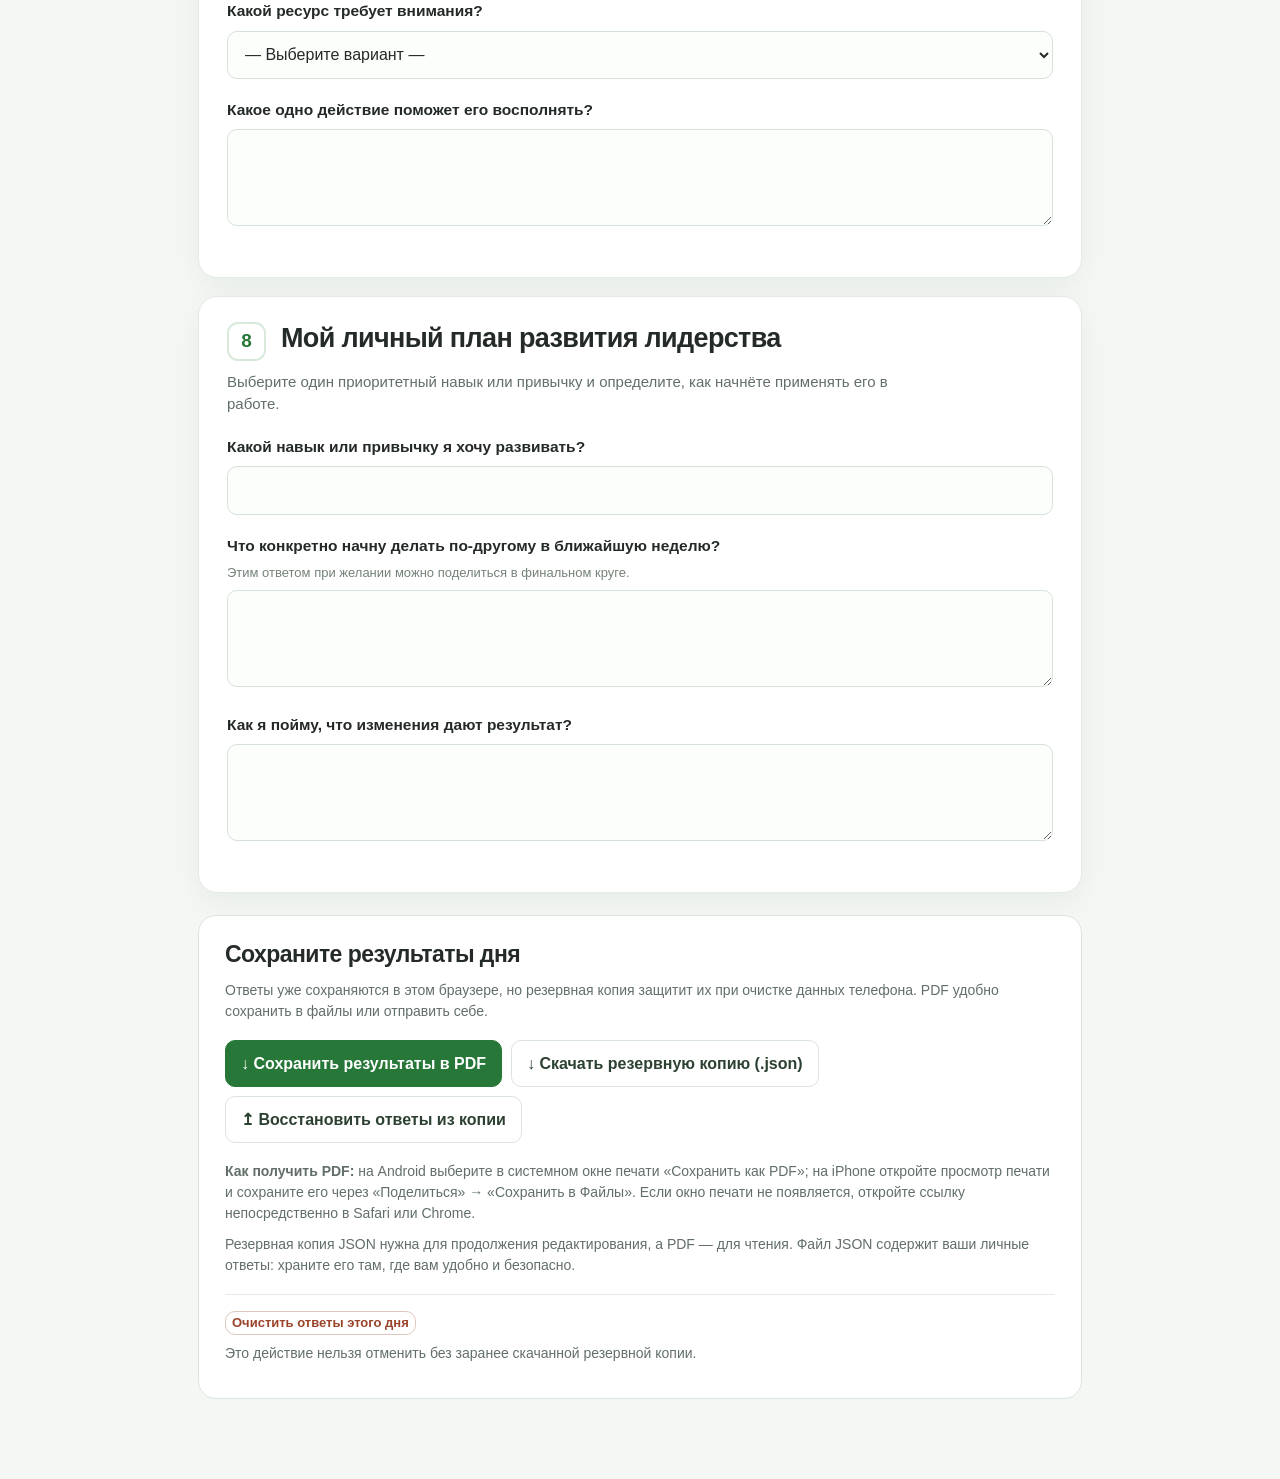
<file: personal-leadership/day2.html>
<!DOCTYPE html>
<html lang="ru"><head><meta charset="UTF-8"><meta name="viewport" content="width=device-width, initial-scale=1, viewport-fit=cover"><meta name="color-scheme" content="light"><meta name="theme-color" content="#3d9f4c"><meta name="description" content="Личный интерактивный блокнот Академии бизнеса Б1. День 2. Ответы хранятся в браузере устройства."><title>Персональное лидерство · День 2 · Академия Б1</title><style>/* Автономный стиль. Никаких внешних библиотек и шрифтов. */
:root{--ink:#242a27;--sub:#626f68;--green:#3d9f4c;--green-d:#277838;--line:#dce5dd;--bg:#f4f7f4;--wash:#edf6ee;--white:#fff;--warn:#9c5326;--shadow:0 10px 32px rgba(12,48,25,.05)}
*{box-sizing:border-box}html{scroll-behavior:auto}body{margin:0;background:var(--bg);font-family:-apple-system,BlinkMacSystemFont,'Segoe UI',Arial,sans-serif;color:var(--ink);font-size:16px;line-height:1.5}
button,input,textarea,select{font:inherit}button{cursor:pointer}button:focus-visible,input:focus-visible,textarea:focus-visible,select:focus-visible{outline:3px solid #90cba0;outline-offset:2px}
.page{max-width:920px;margin:0 auto;padding:0 18px 80px}.hero{background:#fff;border-radius:0 0 22px 22px;padding:29px 32px 26px;margin-bottom:18px;box-shadow:var(--shadow);border-top:8px solid var(--green)}
.brand{display:flex;align-items:center;gap:10px;margin-bottom:26px}.brand-b1{font-size:27px;line-height:1;font-weight:900;letter-spacing:-1.8px}.brand-b1 b{color:var(--green)}.brand-label{border-left:1px solid var(--line);padding-left:11px;font-size:10px;line-height:1.25;letter-spacing:.055em;font-weight:750;color:#626d65}
.eyebrow{color:var(--green-d);font-size:13px;letter-spacing:.11em;text-transform:uppercase;font-weight:750;margin:0 0 8px}h1{font-size:clamp(29px,5vw,43px);line-height:1.13;letter-spacing:-.035em;margin:0 0 8px}h2{letter-spacing:-.024em;line-height:1.25;font-size:clamp(21px,3vw,27px);margin:0}p{margin:0 0 10px}.intro{font-size:16px;color:var(--sub);max-width:650px}.privacy-box{background:var(--wash);border:1px solid #d1e8d4;border-radius:12px;padding:14px 17px;margin-top:19px;color:#365a3d;font-size:13.5px}
.privacy-box strong{color:#234b30}.toolbar{position:sticky;top:0;z-index:20;background:rgba(244,247,244,.96);backdrop-filter:blur(10px);padding:9px 0;margin-bottom:10px;border-bottom:1px solid #e7eee7}.toolbar-inner{display:flex;align-items:center;gap:10px;justify-content:space-between;flex-wrap:wrap}.status-wrap{display:flex;align-items:center;gap:8px;min-height:38px}.status-dot{display:inline-block;width:9px;height:9px;border-radius:100%;background:#a7b6a8}.status-dot.ok{background:var(--green)}.status-dot.err{background:#ba6d35}.status-dot.wait{background:#ddaf3b}.status{font-size:13px;color:#57665c}.toolbar button{padding:10px 13px;min-height:44px}.btn{border:1px solid var(--line);border-radius:10px;background:#fff;color:#2d4132;font-weight:700;display:inline-flex;gap:7px;justify-content:center;align-items:center;transition:background .14s}.btn:hover{background:#eff7ef}.btn.primary{background:var(--green-d);color:#fff;border-color:var(--green-d)}.btn.primary:hover{background:#1d652e}.btn.danger{color:#9b432a;border-color:#dfc6bd}
.progress{background:#e5ece6;border-radius:99px;height:6px;width:100%;overflow:hidden;margin-top:8px}.progress>div{height:100%;background:var(--green);transition:width .15s;max-width:100%}.progress-label{font-size:12px;color:#6b7a6e;margin-top:5px}.section{background:#fff;box-shadow:var(--shadow);border:1px solid #e3ebe3;border-radius:19px;padding:25px 28px;margin:18px 0;scroll-margin-top:86px}.sec-top{display:flex;gap:15px;align-items:flex-start}.sec-index{flex:none;width:39px;height:39px;border:2px solid #d9eadc;border-radius:11px;display:grid;place-items:center;font-weight:850;color:var(--green-d);font-size:19px}.section-description{color:var(--sub);font-size:15px;margin:10px 0 19px;max-width:690px}
.field{margin:17px 0 19px}.field-label{font-weight:700;display:block;font-size:15.5px;margin:0 0 8px}.hint{color:#748278;font-size:13px;margin:-3px 0 8px}.field textarea,.field input[type=text],.field select{border:1.5px solid #d6e2d7;background:#fcfefc;color:var(--ink);border-radius:10px;width:100%;padding:12px 13px;min-height:48px;font-size:16px;line-height:1.45}.field textarea{resize:vertical;min-height:90px}.field textarea:focus,.field input:focus,.field select:focus{border-color:var(--green)}.field ::placeholder{color:#98a39a}.context{border:1px solid #d4e9d7;background:#eff8f0;border-radius:12px;padding:12px 14px;margin:4px 0 17px}.context-label{font-size:11px;font-weight:800;text-transform:uppercase;letter-spacing:.065em;color:#39804a}.context-value{font-size:14px;color:#375541;white-space:pre-wrap;margin:3px 0 10px}.context-value:last-child{margin-bottom:0}.context-empty{color:#819284;font-style:italic}.group{background:#f8fbf8;border:1px solid #e0ece1;padding:17px 20px;border-radius:13px;margin:16px 0}.group-title{font-size:16px;font-weight:850;margin-bottom:7px;color:#306c3b}.group .field:last-child{margin-bottom:3px}.group .field:first-of-type{margin-top:12px}
.rating-heading{display:flex;align-items:center;gap:10px;justify-content:space-between;flex-wrap:wrap}.value-pill{border-radius:10px;background:#e9f4eb;padding:5px 10px;font-weight:800;color:#2a7137;font-variant-numeric:tabular-nums;min-width:77px;text-align:center}.rating-control{width:100%;accent-color:var(--green);height:28px;margin:8px 0 0;cursor:pointer;touch-action:pan-y}.rating-ends{display:flex;justify-content:space-between;gap:20px;color:#6e7b71;font-size:12.5px;line-height:1.35}.rating-ends span:last-child{text-align:right}.zone-hint{color:#397545;background:#eaf5ec;border-radius:8px;font-size:12.5px;padding:6px 9px;margin:6px 0 0;display:none}.zone-hint.visible{display:block}
.choice-grid{display:flex;flex-wrap:wrap;gap:8px}.choice{display:flex;gap:8px;align-items:flex-start;padding:9px 11px;border:1px solid #d6e5d8;border-radius:9px;background:#fff;font-size:14px;min-height:43px;max-width:100%}.choice input{accent-color:var(--green);margin-top:4px;min-width:18px;min-height:18px}.choice:has(input:checked){background:#eaf6ec;border-color:#80bc8b}.limit-warning{font-size:13px;color:#965330;margin-top:6px;min-height:0}.note{background:#eff7f0;border-left:4px solid var(--green);padding:11px 14px;border-radius:0 9px 9px 0;color:#526657;font-size:14px;margin:12px 0}
.footer{background:#fff;border:1px solid var(--line);border-radius:18px;padding:24px 26px;margin-top:22px}.footer h2{font-size:23px;margin-bottom:11px}.footer p{color:var(--sub);font-size:14px}.actions{display:flex;flex-wrap:wrap;gap:9px;margin:18px 0}.actions .btn{min-height:47px;padding:10px 15px}.fineprint{font-size:12.5px;color:#6e7b70}.danger-area{border-top:1px solid #e3ebe5;margin-top:18px;padding-top:15px}.danger-area button{font-size:13px}.toast{position:fixed;left:50%;transform:translateX(-50%);bottom:18px;background:#223d2b;color:#fff;padding:12px 18px;border-radius:12px;box-shadow:0 12px 26px #0002;z-index:100;font-size:14px;max-width:90vw;opacity:0;pointer-events:none;transition:opacity .15s}.toast.show{opacity:1}.print-report{display:none}.save-tip{font-size:12.5px;color:#5e6d61;margin-top:8px}input[type=file]{display:none}
@media(max-width:600px){.page{padding:0 11px 40px}.hero{padding:24px 18px 22px;border-radius:0 0 16px 16px}.brand{margin-bottom:21px}.section{padding:22px 17px;border-radius:14px;margin:13px 0}.sec-index{width:34px;height:34px;font-size:17px}.sec-top{gap:10px}.section-description{font-size:14px}.group{padding:14px 12px}.toolbar button{padding:9px 11px;font-size:13px}.toolbar-inner{gap:6px}.toolbar .primary{display:none}.footer{padding:22px 17px}.actions .btn{width:100%}.rating-ends{font-size:11px}.choice{width:100%}.status-wrap{width:100%;flex:none;min-width:0}.status{display:block;min-width:0;flex:1;overflow:hidden;text-overflow:ellipsis;white-space:nowrap}}
@media print{
 @page{size:A4;margin:15mm 14mm}
 html,body{background:white!important;color:black!important;font-size:11pt!important;line-height:1.43!important}
 .page,.toolbar,.toast{display:none!important}
 .print-report{display:block!important;font-family:Arial,sans-serif!important;color:#222!important}
 .print-report h1{font-size:22pt!important;margin:0 0 10pt!important;border-bottom:3pt solid #2c8037;padding-bottom:8pt}
 .print-report h2{font-size:14pt!important;border-bottom:1pt solid #c6dac9;padding-bottom:5pt;margin:22pt 0 10pt;break-after:avoid}
 .print-report h3{font-size:11.5pt;margin:12pt 0 7pt;break-after:avoid}
 .report-meta{font-size:9pt;color:#555;margin-bottom:16pt}.report-field{margin:0 0 10pt;break-inside:avoid;page-break-inside:avoid}
 .report-label{font-size:9pt;font-weight:bold;color:#3e5142;margin-bottom:2pt}.report-value{white-space:pre-wrap;overflow-wrap:anywhere;font-size:10.5pt;margin:0}
 .report-group{break-inside:avoid;page-break-inside:avoid;margin-bottom:10pt}.report-empty{font-style:italic;color:#888}
 .print-footer{margin-top:20pt;font-size:8pt;color:#888}
}
</style></head>
<body data-day="2">
<div class="page">
<header class="hero"><div class="brand"><span class="brand-b1">Б<b>1</b></span><span class="brand-label">АКАДЕМИЯ<br>БИЗНЕСА</span></div><p class="eyebrow">Личный электронный блокнот · День 2 из 2</p><h1>Персональное лидерство</h1><p class="intro">Заполняйте ответы по ходу тренинга. Все задания идут подряд на одной странице — просто прокручивайте вниз.</p>
<div class="privacy-box"><strong>Ваши ответы остаются на этом устройстве.</strong> Записи сохраняются автоматически в браузере. Работайте на одном телефоне в обычном Safari или Chrome, не в приватном режиме. В течение дня скачайте резервную копию: данные браузера могут быть очищены.</div></header>
<div class="toolbar" role="region" aria-label="Сохранение и прогресс"><div class="toolbar-inner"><div class="status-wrap"><i class="status-dot" id="statusDot" aria-hidden="true"></i><span class="status" id="status" aria-live="polite">Проверяем сохранение…</span></div><button type="button" class="btn" data-action="backup">↓ Резервная копия</button><button type="button" class="btn primary" data-action="print">↓ PDF</button></div><div class="progress"><div id="progressFill" style="width:0"></div></div><div class="progress-label" id="progressCount">0 разделов с записями</div></div>
<main><section class="section" id="vision"><div class="sec-top"><span class="sec-index" aria-hidden="true">1</span><div><h2>Видение: желаемое будущее</h2></div></div><p class="section-description">Выберите одну рабочую задачу или направление и представьте желаемый результат через 6–12 месяцев.</p><div class="field" data-print-field="vision_area"><label class="field-label" for="f-vision_area">Какую рабочую задачу или направление я хочу развивать?</label><textarea data-key="vision_area" id="f-vision_area" placeholder="" aria-label="Какую рабочую задачу или направление я хочу развивать?" rows="3"></textarea></div><div class="field" data-print-field="vision_future"><label class="field-label" for="f-vision_future">Что изменится в моей работе, проекте или команде через 6–12 месяцев?</label><textarea data-key="vision_future" id="f-vision_future" placeholder="" aria-label="Что изменится в моей работе, проекте или команде через 6–12 месяцев?" rows="3"></textarea></div><div class="field" data-print-field="vision_value"><label class="field-label" for="f-vision_value">Какую пользу это принесёт другим людям и какова будет моя роль в этих изменениях?</label><textarea data-key="vision_value" id="f-vision_value" placeholder="" aria-label="Какую пользу это принесёт другим людям и какова будет моя роль в этих изменениях?" rows="3"></textarea></div><div class="field" data-print-field="vision_statement"><label class="field-label" for="f-vision_statement">Моё видение в 1–2 предложениях</label><p class="hint">Опишите желаемое будущее, а не план действий или показатели.</p><textarea data-key="vision_statement" id="f-vision_statement" placeholder="" aria-label="Моё видение в 1–2 предложениях" rows="3"></textarea></div></section><section class="section" id="forces"><div class="sec-top"><span class="sec-index" aria-hidden="true">2</span><div><h2>Анализ силового поля</h2></div></div><p class="section-description">Возьмите изменение, которое необходимо для реализации вашего видения.</p><div class="context" aria-label="Ранее введённые ответы"><div class="context-label">Моё видение</div><div class="context-value" data-mirror="vision_statement">Пока не заполнено</div></div><div class="field" data-print-field="force_change"><label class="field-label" for="f-force_change">Какое изменение нужно осуществить?</label><textarea data-key="force_change" id="f-force_change" placeholder="" aria-label="Какое изменение нужно осуществить?" rows="3"></textarea></div><div class="field" data-print-field="force_drivers"><label class="field-label" for="f-force_drivers">Поддерживающие силы: что помогает?</label><p class="hint">Например: поддержка коллег, наличие экспертизы, потребность клиентов.</p><textarea data-key="force_drivers" id="f-force_drivers" placeholder="" aria-label="Поддерживающие силы: что помогает?" rows="3"></textarea></div><div class="field" data-print-field="force_barriers"><label class="field-label" for="f-force_barriers">Сдерживающие силы: что мешает?</label><p class="hint">Например: нехватка ресурсов, неопределённость, сопротивление.</p><textarea data-key="force_barriers" id="f-force_barriers" placeholder="" aria-label="Сдерживающие силы: что мешает?" rows="3"></textarea></div><div class="field" data-print-field="force_main"><label class="field-label" for="f-force_main">Какой сдерживающий фактор наиболее значим?</label><textarea data-key="force_main" id="f-force_main" placeholder="" aria-label="Какой сдерживающий фактор наиболее значим?" rows="3"></textarea></div><div class="field" data-print-field="force_respond"><label class="field-label" for="f-force_respond">Что я могу сделать, чтобы уменьшить препятствия или усилить поддержку?</label><textarea data-key="force_respond" id="f-force_respond" placeholder="" aria-label="Что я могу сделать, чтобы уменьшить препятствия или усилить поддержку?" rows="3"></textarea></div></section><section class="section" id="plan"><div class="sec-top"><span class="sec-index" aria-hidden="true">3</span><div><h2>План действий для видения</h2></div></div><p class="section-description">Вернитесь к видению и анализу силового поля. Выберите три наиболее значимых действия с учётом препятствий и возможностей.</p><div class="context" aria-label="Ранее введённые ответы"><div class="context-label">Моё видение</div><div class="context-value" data-mirror="vision_statement">Пока не заполнено</div><div class="context-label">Главный сдерживающий фактор</div><div class="context-value" data-mirror="force_main">Пока не заполнено</div></div><div class="group"><div class="group-title">Действие 1</div><div class="field" data-print-field="plan_action_1"><label class="field-label" for="f-plan_action_1">Что я сделаю?</label><input type="text" data-key="plan_action_1" id="f-plan_action_1" placeholder="" autocomplete="off"></div><div class="field" data-print-field="plan_resources_1"><label class="field-label" for="f-plan_resources_1">Какие ресурсы или поддержка понадобятся?</label><input type="text" data-key="plan_resources_1" id="f-plan_resources_1" placeholder="" autocomplete="off"></div><div class="field" data-print-field="plan_due_1"><label class="field-label" for="f-plan_due_1">Когда я это сделаю?</label><input type="text" data-key="plan_due_1" id="f-plan_due_1" placeholder="Например: до следующей пятницы" autocomplete="off"></div><div class="field" data-print-field="plan_result_1"><label class="field-label" for="f-plan_result_1">Какого результата ожидаю?</label><input type="text" data-key="plan_result_1" id="f-plan_result_1" placeholder="" autocomplete="off"></div></div><div class="group"><div class="group-title">Действие 2</div><div class="field" data-print-field="plan_action_2"><label class="field-label" for="f-plan_action_2">Что я сделаю?</label><input type="text" data-key="plan_action_2" id="f-plan_action_2" placeholder="" autocomplete="off"></div><div class="field" data-print-field="plan_resources_2"><label class="field-label" for="f-plan_resources_2">Какие ресурсы или поддержка понадобятся?</label><input type="text" data-key="plan_resources_2" id="f-plan_resources_2" placeholder="" autocomplete="off"></div><div class="field" data-print-field="plan_due_2"><label class="field-label" for="f-plan_due_2">Когда я это сделаю?</label><input type="text" data-key="plan_due_2" id="f-plan_due_2" placeholder="Например: до следующей пятницы" autocomplete="off"></div><div class="field" data-print-field="plan_result_2"><label class="field-label" for="f-plan_result_2">Какого результата ожидаю?</label><input type="text" data-key="plan_result_2" id="f-plan_result_2" placeholder="" autocomplete="off"></div></div><div class="group"><div class="group-title">Действие 3</div><div class="field" data-print-field="plan_action_3"><label class="field-label" for="f-plan_action_3">Что я сделаю?</label><input type="text" data-key="plan_action_3" id="f-plan_action_3" placeholder="" autocomplete="off"></div><div class="field" data-print-field="plan_resources_3"><label class="field-label" for="f-plan_resources_3">Какие ресурсы или поддержка понадобятся?</label><input type="text" data-key="plan_resources_3" id="f-plan_resources_3" placeholder="" autocomplete="off"></div><div class="field" data-print-field="plan_due_3"><label class="field-label" for="f-plan_due_3">Когда я это сделаю?</label><input type="text" data-key="plan_due_3" id="f-plan_due_3" placeholder="Например: до следующей пятницы" autocomplete="off"></div><div class="field" data-print-field="plan_result_3"><label class="field-label" for="f-plan_result_3">Какого результата ожидаю?</label><input type="text" data-key="plan_result_3" id="f-plan_result_3" placeholder="" autocomplete="off"></div></div></section><section class="section" id="strategic"><div class="sec-top"><span class="sec-index" aria-hidden="true">4</span><div><h2>Мои привычки стратегического мышления</h2></div></div><p class="section-description">Самооценка и одна привычка для ежедневной практики.</p><div class="field" data-print-field="strategic_score"><label class="field-label" for="f-strategic_score">Насколько регулярно я учитываю долгосрочные цели и последствия при рабочих решениях?</label><div class="rating-heading"><span class="hint">Передвиньте ползунок, чтобы поставить оценку</span><output class="value-pill" id="value-strategic_score" for="f-strategic_score">Не оценено</output></div><input class="rating-control" type="range" id="f-strategic_score" data-key="strategic_score" data-touched="0" min="0" max="10" value="5" step="1" aria-label="Насколько регулярно я учитываю долгосрочные цели и последствия при рабочих решениях?"><div class="rating-ends"><span>0 — почти всегда только текущие задачи</span><span>10 — регулярно вижу общую картину</span></div></div><div class="field" data-print-field="strategic_habit"><label class="field-label" for="f-strategic_habit">Какую привычку хочу развивать?</label><select data-key="strategic_habit" id="f-strategic_habit"><option value="">— Выберите вариант —</option><option value="Регулярное время на размышления">Регулярное время на размышления</option><option value="Расширение кругозора">Расширение кругозора</option><option value="Готовность принимать обоснованные решения">Готовность принимать обоснованные решения</option><option value="Переключение между деталями и общей картиной">Переключение между деталями и общей картиной</option><option value="Вопросы и поиск альтернатив">Вопросы и поиск альтернатив</option><option value="Внимание к людям">Внимание к людям</option><option value="Проверка собственных предположений">Проверка собственных предположений</option><option value="Оценка долгосрочных последствий">Оценка долгосрочных последствий</option></select></div><div class="field" data-print-field="strategic_action"><label class="field-label" for="f-strategic_action">Как я начну применять эту привычку в работе?</label><textarea data-key="strategic_action" id="f-strategic_action" placeholder="" aria-label="Как я начну применять эту привычку в работе?" rows="3"></textarea></div></section><section class="section" id="value"><div class="sec-top"><span class="sec-index" aria-hidden="true">5</span><div><h2>Моя ценность в организации</h2></div></div><p class="section-description">Необязательное упражнение: посмотрите на свою работу как на личную бизнес-модель — какую пользу и для кого вы создаёте.</p><div class="field" data-print-field="value_for"><label class="field-label" for="f-value_for">Для кого я создаю ценность своей работой?</label><textarea data-key="value_for" id="f-value_for" placeholder="" aria-label="Для кого я создаю ценность своей работой?" rows="3"></textarea></div><div class="field" data-print-field="value_benefit"><label class="field-label" for="f-value_benefit">Какую пользу эти люди получают благодаря мне?</label><textarea data-key="value_benefit" id="f-value_benefit" placeholder="" aria-label="Какую пользу эти люди получают благодаря мне?" rows="3"></textarea></div><div class="field" data-print-field="value_change"><label class="field-label" for="f-value_change">Что я мог бы изменить в своей работе, чтобы приносить больше пользы?</label><textarea data-key="value_change" id="f-value_change" placeholder="" aria-label="Что я мог бы изменить в своей работе, чтобы приносить больше пользы?" rows="3"></textarea></div></section><section class="section" id="changes"><div class="sec-top"><span class="sec-index" aria-hidden="true">6</span><div><h2>Моя реакция на изменения</h2></div></div><p class="section-description">Вспомните рабочее изменение, вызвавшее настороженность, несогласие или сопротивление. Можно оставить ответы только для себя.</p><div class="field" data-print-field="change_event"><label class="field-label" for="f-change_event">Что именно менялось и как это затрагивало меня?</label><textarea data-key="change_event" id="f-change_event" placeholder="" aria-label="Что именно менялось и как это затрагивало меня?" rows="3"></textarea></div><div class="field" data-print-field="change_feelings"><label class="field-label" for="f-change_feelings">Какие эмоции, мысли и опасения возникали?</label><textarea data-key="change_feelings" id="f-change_feelings" placeholder="" aria-label="Какие эмоции, мысли и опасения возникали?" rows="3"></textarea></div><div class="field" data-print-field="change_hard"><label class="field-label" for="f-change_hard">Что именно вызывало сопротивление и как оно проявлялось в моём поведении?</label><textarea data-key="change_hard" id="f-change_hard" placeholder="" aria-label="Что именно вызывало сопротивление и как оно проявлялось в моём поведении?" rows="3"></textarea></div><div class="field" data-print-field="change_support"><label class="field-label" for="f-change_support">Что помогло адаптироваться? Какая информация или поддержка могла бы помочь?</label><textarea data-key="change_support" id="f-change_support" placeholder="" aria-label="Что помогло адаптироваться? Какая информация или поддержка могла бы помочь?" rows="3"></textarea></div><div class="field" data-print-field="change_future"><label class="field-label" for="f-change_future">Как я хочу действовать в похожей ситуации в будущем?</label><textarea data-key="change_future" id="f-change_future" placeholder="" aria-label="Как я хочу действовать в похожей ситуации в будущем?" rows="3"></textarea></div></section><section class="section" id="energy"><div class="sec-top"><span class="sec-index" aria-hidden="true">7</span><div><h2>Мои источники энергии</h2></div></div><p class="section-description">Выберите один ресурс, которому сейчас стоит уделить больше внимания.</p><div class="field" data-print-field="energy_focus"><label class="field-label" for="f-energy_focus">Какой ресурс требует внимания?</label><select data-key="energy_focus" id="f-energy_focus"><option value="">— Выберите вариант —</option><option value="Физический — сон, движение, восстановление">Физический — сон, движение, восстановление</option><option value="Эмоциональный — отношения, эмоции, напряжение">Эмоциональный — отношения, эмоции, напряжение</option><option value="Ментальный — внимание, концентрация, ясность">Ментальный — внимание, концентрация, ясность</option><option value="Смысловой — ценности, цели, значимость работы">Смысловой — ценности, цели, значимость работы</option></select></div><div class="field" data-print-field="energy_step"><label class="field-label" for="f-energy_step">Какое одно действие поможет его восполнять?</label><textarea data-key="energy_step" id="f-energy_step" placeholder="" aria-label="Какое одно действие поможет его восполнять?" rows="3"></textarea></div></section><section class="section" id="development"><div class="sec-top"><span class="sec-index" aria-hidden="true">8</span><div><h2>Мой личный план развития лидерства</h2></div></div><p class="section-description">Выберите один приоритетный навык или привычку и определите, как начнёте применять его в работе.</p><div class="field" data-print-field="dev_priority"><label class="field-label" for="f-dev_priority">Какой навык или привычку я хочу развивать?</label><input type="text" data-key="dev_priority" id="f-dev_priority" placeholder="" autocomplete="off"></div><div class="field" data-print-field="dev_first_step"><label class="field-label" for="f-dev_first_step">Что конкретно начну делать по-другому в ближайшую неделю?</label><p class="hint">Этим ответом при желании можно поделиться в финальном круге.</p><textarea data-key="dev_first_step" id="f-dev_first_step" placeholder="" aria-label="Что конкретно начну делать по-другому в ближайшую неделю?" rows="3"></textarea></div><div class="field" data-print-field="dev_measure"><label class="field-label" for="f-dev_measure">Как я пойму, что изменения дают результат?</label><textarea data-key="dev_measure" id="f-dev_measure" placeholder="" aria-label="Как я пойму, что изменения дают результат?" rows="3"></textarea></div></section></main>
<footer class="footer"><h2>Сохраните результаты дня</h2><p>Ответы уже сохраняются в этом браузере, но резервная копия защитит их при очистке данных телефона. PDF удобно сохранить в файлы или отправить себе.</p><div class="actions"><button type="button" class="btn primary" data-action="print">↓ Сохранить результаты в PDF</button><button type="button" class="btn" data-action="backup">↓ Скачать резервную копию (.json)</button><button type="button" class="btn" data-action="restore">↥ Восстановить ответы из копии</button></div><p class="save-tip"><strong>Как получить PDF:</strong> на Android выберите в системном окне печати «Сохранить как PDF»; на iPhone откройте просмотр печати и сохраните его через «Поделиться» → «Сохранить в Файлы». Если окно печати не появляется, откройте ссылку непосредственно в Safari или Chrome.</p><p class="fineprint">Резервная копия JSON нужна для продолжения редактирования, а PDF — для чтения. Файл JSON содержит ваши личные ответы: храните его там, где вам удобно и безопасно.</p><div class="danger-area"><button type="button" id="reset" class="btn danger">Очистить ответы этого дня</button><p class="save-tip">Это действие нельзя отменить без заранее скачанной резервной копии.</p></div></footer></div>
<input id="restoreFile" type="file" accept=".json,application/json" aria-label="Выберите резервную копию JSON"><div class="toast" id="toast" role="status" aria-live="polite"></div><article id="printReport" class="print-report" aria-label="Отчёт для сохранения в PDF"></article><script>(function(){'use strict';
const DAY=Number(document.body.dataset.day);
const KEY='b1-leadership-workbook-day'+DAY+'-v1';
const VERSION=1;
const all=Array.from(document.querySelectorAll('[data-key]'));
const sections=Array.from(document.querySelectorAll('.section'));
const status=document.getElementById('status');
const dot=document.getElementById('statusDot');
const toastEl=document.getElementById('toast');
let lastSaved={}, saveTimer=null, toastTimer=null, storageOk=false, writing=false;
function toast(msg){toastEl.textContent=msg;toastEl.classList.add('show');clearTimeout(toastTimer);toastTimer=setTimeout(()=>toastEl.classList.remove('show'),3400)}
function state(s,message){dot.className='status-dot '+s;status.textContent=message;}
function testStorage(){try{const k=KEY+'-test';localStorage.setItem(k,'1');storageOk=localStorage.getItem(k)==='1';localStorage.removeItem(k)}catch(e){storageOk=false}if(!storageOk)state('err','Нет автосохранения — сохраните резервную копию');}
function blank(x){return x==null || x==='' || Array.isArray(x)&&x.length===0}
function data(){const o={};all.forEach(el=>{const key=el.dataset.key;if(el.matches('input[type=range]')){o[key]=el.dataset.touched==='1'?el.value:''}else if(el.matches('input[type=checkbox]')){(o[key]??=[]);if(el.checked)o[key].push(el.value)}else{o[key]=el.value}});return o}
const LEGACY_KEYS=['vision_role','plan_effect_1','plan_effect_2','plan_effect_3','value_actions','value_support','value_effort','dev_change','dev_commitment'];
function hasLegacyAnswers(d){return LEGACY_KEYS.some(k=>Object.prototype.hasOwnProperty.call(d,k))}
function mergeLegacy(base,entries){
  let result=typeof base==='string'?base.trim():'';
  for(const [label,raw] of entries){
    const value=typeof raw==='string'?raw.trim():'';
    if(value&&!result.includes(value))result+=(result?'\n\n':'')+label+': '+value;
  }
  return result;
}
function normalizeAnswers(d){
  const a={...d};
  const value=typeof a.vision_value==='string'?a.vision_value.trim():'';
  const role=typeof a.vision_role==='string'?a.vision_role.trim():'';
  if(role&&!value.includes(role))a.vision_value=value?'Польза для других: '+value+'\nМоя роль: '+role:'Моя роль: '+role;
  delete a.vision_role;
  for(let i=1;i<=3;i++){
    const effectKey='plan_effect_'+i;
    if(Object.prototype.hasOwnProperty.call(a,effectKey)){
      a['plan_result_'+i]=mergeLegacy(a['plan_result_'+i],[['Ранее оценённый вклад в результат',a[effectKey]]]);
      delete a[effectKey];
    }
  }
  if(['value_actions','value_support','value_effort'].some(k=>Object.prototype.hasOwnProperty.call(a,k))){
    a.value_change=mergeLegacy(a.value_change,[
      ['Ранее записанные действия и компетенции',a.value_actions],
      ['Ранее записанные ресурсы и поддержка',a.value_support],
      ['Ранее записанные затраты времени и усилий',a.value_effort]
    ]);
    delete a.value_actions;delete a.value_support;delete a.value_effort;
  }
  if(['dev_change','dev_commitment'].some(k=>Object.prototype.hasOwnProperty.call(a,k))){
    a.dev_first_step=mergeLegacy(a.dev_first_step,[
      ['Ранее запланированное изменение поведения',a.dev_change],
      ['Ранее сформулированное намерение после тренинга',a.dev_commitment]
    ]);
    delete a.dev_change;delete a.dev_commitment;
  }
  return a;
}
function apply(d){d=normalizeAnswers(d);all.forEach(el=>{const key=el.dataset.key;const v=d[key];if(el.matches('input[type=range]')){el.dataset.touched=blank(v)?'0':'1';el.value=blank(v)?'5':String(v);displayRating(el)}else if(el.matches('input[type=checkbox]')){el.checked=Array.isArray(v)&&v.includes(el.value)}else{el.value=typeof v==='string'?v:'';if(el.tagName==='TEXTAREA')resize(el,true)}});progress()}
function resize(el,shrink=false){if(shrink)el.style.height='auto';const target=Math.max(90,Math.min(el.scrollHeight+3,560));if(shrink||target>el.getBoundingClientRect().height+2)el.style.height=target+'px'}
function displayRating(el){const out=document.getElementById('value-'+el.dataset.key);if(out)out.textContent=el.dataset.touched==='1'?el.value+' / 10':'Не оценено';const hint=document.getElementById('zone-'+el.dataset.key);if(hint){if(el.dataset.touched==='1'){const v=Number(el.value);hint.textContent=v<=4?'Зона выводов · Что полезного извлечь и учесть в будущем?':v<=7?'Зона влияния · С кем можно договориться или заручиться поддержкой?':'Зона контроля · Что я могу изменить собственными действиями?';hint.classList.add('visible')}else{hint.classList.remove('visible')}}}
function updateContext(){document.querySelectorAll('[data-mirror]').forEach(box=>{const key=box.dataset.mirror;const input=all.find(el=>el.dataset.key===key);const val=input?(input.value||'').trim():'';box.textContent=val||'Пока не заполнено — вернитесь к соответствующему разделу выше.';box.classList.toggle('context-empty',!val)})}
function progress(){updateContext();let count=0;sections.forEach(sec=>{const inputs=Array.from(sec.querySelectorAll('[data-key]'));const filled=inputs.some(el=>{if(el.matches('input[type=range]'))return el.dataset.touched==='1';if(el.matches('input[type=checkbox]'))return el.checked;return el.value.trim().length>0});sec.dataset.filled=filled?'1':'0';if(filled)count++});document.getElementById('progressCount').textContent=count+' из '+sections.length+' разделов с записями';document.getElementById('progressFill').style.width=(100*count/sections.length)+'%'}
function sameAnswers(a,b){return JSON.stringify(a)===JSON.stringify(b)}
 function save(force=false){if(!storageOk)return;try{const d=data();if(!force&&sameAnswers(d,lastSaved)){if(status.textContent==='Сохраняем…')state('ok','Ответы сохранены на этом устройстве');return}if(!force){const current=localStorage.getItem(KEY);if(current){const stored=JSON.parse(current);if(stored&&stored.day===DAY&&stored.answers&&!sameAnswers(stored.answers,lastSaved)){state('err','Две вкладки содержат разные ответы. Сначала сохраните резервную копию.');return}}}const item={type:'b1-personal-leadership',version:VERSION,day:DAY,savedAt:new Date().toISOString(),answers:d};localStorage.setItem(KEY,JSON.stringify(item));lastSaved=d;state('ok','Сохранено на этом устройстве · '+new Date().toLocaleTimeString('ru-RU',{hour:'2-digit',minute:'2-digit'}));}catch(e){storageOk=false;state('err','Не удалось сохранить — скачайте копию');toast('Хранилище браузера недоступно. Используйте резервную копию.')}}
function schedule(){progress();if(!storageOk){state('err','Автосохранение недоступно — скачайте копию');return;}state('wait','Сохраняем…');clearTimeout(saveTimer);saveTimer=setTimeout(save,160)}
function download(blob, filename){const url=URL.createObjectURL(blob);const a=document.createElement('a');a.href=url;a.download=filename;a.style.display='none';document.body.append(a);a.click();setTimeout(()=>{URL.revokeObjectURL(url);a.remove()},2500)}
function backup(){clearTimeout(saveTimer);save();const content={type:'b1-personal-leadership',version:VERSION,day:DAY,createdAt:new Date().toISOString(),answers:data()};const ymd=new Date().toISOString().slice(0,10);download(new Blob([JSON.stringify(content,null,2)],{type:'application/json;charset=utf-8'}),'Б1_Персональное_лидерство_день_'+DAY+'_'+ymd+'.json');toast('Резервная копия подготовлена. Сохраните файл в «Файлы» или «Загрузки».')}
function restore(file){if(!file)return;const r=new FileReader();r.onload=()=>{let item;try{item=JSON.parse(String(r.result))}catch(e){toast('Не удалось прочитать файл. Нужна копия формата JSON.');return}if(!item||item.type!=='b1-personal-leadership'||item.day!==DAY||!item.answers||typeof item.answers!=='object'){toast('Это не резервная копия для дня '+DAY);return}if(!confirm('Восстановить ответы из файла? Текущие записи этого дня будут заменены.'))return;apply(item.answers);save(true);toast('Ответы восстановлены из резервной копии.')};r.onerror=()=>toast('Не удалось открыть файл.');r.readAsText(file,'UTF-8')}
function el(tag, cls, text){const v=document.createElement(tag);if(cls)v.className=cls;if(text!==undefined)v.textContent=text;return v}
function printable(){const d=data();const root=document.getElementById('printReport');root.textContent='';root.append(el('h1','', 'Персональное лидерство · День '+DAY));root.append(el('div','report-meta','Академия бизнеса Б1 · Личный рабочий блокнот · '+new Date().toLocaleDateString('ru-RU')));
let hasAny=false;sections.forEach(sec=>{const title=sec.querySelector('h2').textContent;let items=[];sec.querySelectorAll('[data-print-field]').forEach(wrapper=>{const key=wrapper.dataset.printField;let val=d[key];const input=wrapper.querySelector('[data-key]');if(!input)return;if(Array.isArray(val))val=val.join('; ');if(!blank(val)){const lbl=wrapper.querySelector('.field-label');items.push({label:lbl?lbl.textContent.trim():key,value:String(val)})}});
if(items.length){hasAny=true;root.append(el('h2','',title));items.forEach(it=>{const box=el('div','report-field');box.append(el('div','report-label',it.label));box.append(el('div','report-value',it.value));root.append(box)})}});
if(!hasAny)root.append(el('p','report-empty','Пока нет заполненных ответов.'));root.append(el('div','print-footer','Создано на устройстве участника. Личные ответы не отправляются на сервер инструментом.'))}
function printPDF(){clearTimeout(saveTimer);save();printable();toast('Откроется системная печать. Выберите «Сохранить как PDF» (Android) или «Поделиться / Сохранить в Файлы» (iPhone).');setTimeout(()=>window.print(),250)}
function init(){testStorage();let restored=false;if(storageOk){try{const raw=localStorage.getItem(KEY);if(raw){const item=JSON.parse(raw);if(item&&item.day===DAY&&item.answers){apply(item.answers);restored=true;if(hasLegacyAnswers(item.answers)){const migrated={...item,answers:data(),savedAt:new Date().toISOString()};localStorage.setItem(KEY,JSON.stringify(migrated))}}}}catch(e){state('err','Не удалось прочитать сохранённые ответы')}}if(!restored){apply({});if(storageOk)state('ok','Готово · ответы будут сохраняться автоматически')}else if(storageOk){state('ok','Ответы восстановлены · автосохранение включено')}lastSaved=data()
 all.forEach(input=>{if(input.matches('input[type=range]')){displayRating(input);input.addEventListener('input',()=>{input.dataset.touched='1';displayRating(input);schedule()})}else if(input.matches('input[type=checkbox]')){input.addEventListener('change',()=>{const g=input.dataset.key;const max=Number(input.dataset.maxSelected||0);const selected=document.querySelectorAll('input[type=checkbox][data-key="'+g+'"]:checked');if(max&&selected.length>max){input.checked=false;toast('Выберите не больше '+max+' вариантов');return}schedule()})}else{input.addEventListener('input',()=>{if(input.tagName==='TEXTAREA')resize(input);schedule()});if(input.tagName==='TEXTAREA')input.addEventListener('blur',()=>resize(input,true));input.addEventListener('change',schedule)}});
 for(const b of document.querySelectorAll('[data-action=backup]'))b.addEventListener('click',backup);
 for(const b of document.querySelectorAll('[data-action=print]'))b.addEventListener('click',printPDF);
 for(const b of document.querySelectorAll('[data-action=restore]'))b.addEventListener('click',()=>document.getElementById('restoreFile').click());
 const file=document.getElementById('restoreFile');file.addEventListener('change',()=>{restore(file.files?.[0]);file.value='' });
 const reset=document.getElementById('reset');reset.addEventListener('click',()=>{if(!confirm('Очистить все ответы этого дня на данном устройстве? Восстановить их можно будет только из ранее скачанной копии.'))return;apply({});save(true);toast('Ответы очищены.')});
 window.addEventListener('pagehide',()=>{clearTimeout(saveTimer);save()});document.addEventListener('visibilitychange',()=>{if(document.visibilityState==='hidden'){clearTimeout(saveTimer);save()}});window.addEventListener('beforeprint',printable);window.addEventListener('storage',e=>{if(e.key!==KEY||!e.newValue)return;try{const remote=JSON.parse(e.newValue);if(!remote||remote.day!==DAY||!remote.answers||sameAnswers(remote.answers,lastSaved))return;clearTimeout(saveTimer);if(sameAnswers(data(),lastSaved)){apply(remote.answers);lastSaved=data();state('ok','Ответы обновлены на этом устройстве')}else{state('err','Две вкладки содержат разные ответы. Сначала сохраните резервную копию.')}}catch(_){}});
 progress();}
 if(document.readyState==='loading')document.addEventListener('DOMContentLoaded',init);else init();
})();</script>
</body></html>
</file>
<file: hochland-flex-leadership/styles.css>
@font-face {
  font-family: Montserrat;
  src: url("assets/montserrat-cyrillic-wght-normal.woff2") format("woff2");
  font-style: normal;
  font-weight: 100 900;
  font-display: swap;
  unicode-range: U+0301, U+0400-045F, U+0490-0491, U+04B0-04B1, U+2116;
}
@font-face {
  font-family: Montserrat;
  src: url("assets/montserrat-latin-wght-normal.woff2") format("woff2");
  font-style: normal;
  font-weight: 100 900;
  font-display: swap;
  unicode-range: U+0000-00FF, U+0131, U+0152-0153, U+02BB-02BC, U+02C6, U+02DA, U+02DC, U+0304, U+0308, U+0329, U+2000-206F, U+2074, U+20AC, U+2122, U+2191, U+2193, U+2212, U+2215, U+FEFF, U+FFFD;
}
:root {
  color-scheme: light;
  --graphite: #444042;
  --ink: #282628;
  --muted: #625e60;
  --green: #4aa851;
  --green-ink: #28682e;
  --green-wash: #edf6ed;
  --line: #ddd9db;
  --page: #f4f3f3;
  --canvas: #fff;
  font-family: Montserrat, "Segoe UI", sans-serif;
}
* { box-sizing: border-box; }
body { background: var(--page); color: var(--ink); margin: 0; line-height: 1.6; }
.masthead { color: white; background: var(--graphite); }
.masthead-inner {
  min-height: 82px;
  max-width: 1120px;
  margin: auto;
  padding: 15px clamp(18px, 4vw, 38px);
  display: flex;
  align-items: center;
  justify-content: space-between;
  gap: 16px;
}
.wordmark { display: flex; align-items: center; gap: 15px; font-size: .875rem; font-weight: 650; }
.wordmark img { display: block; width: 44px; height: auto; }
.wordmark-name { border-left: 1px solid #898587; padding-left: 15px; }
.program { font-size: .875rem; color: #f3f1f2; text-align: right; }
.shell { margin: clamp(24px, 5vw, 62px) auto; width: min(1000px, calc(100% - 36px)); }
.panel { padding: clamp(20px, 5vw, 52px); background: var(--canvas); border: 1px solid var(--line); }
.intro { position: relative; border-top: 5px solid var(--green); }
.intro:has([data-action="start"]) { padding-right: clamp(190px, 26vw, 310px); }
.intro:has([data-action="start"])::before, .intro:has([data-action="start"])::after {
  content: "";
  position: absolute;
  inset: 0 0 0 auto;
  width: clamp(168px, 24vw, 285px);
  pointer-events: none;
}
.intro:has([data-action="start"])::before {
  background: var(--graphite);
  clip-path: polygon(55% 0, 100% 0, 100% 100%, 0 100%);
}
.intro:has([data-action="start"])::after {
  background: var(--green);
  clip-path: polygon(100% 39%, 100% 100%, 24% 100%);
}
.label { color: var(--green-ink); font-size: .875rem; font-weight: 700; margin: 0 0 13px; }
h1, h2, h3 { line-height: 1.18; letter-spacing: -.025em; margin: 0; color: var(--graphite); }
h1 { font-size: clamp(1.85rem, 4.2vw, 2.9rem); font-weight: 730; }
.intro h1 { font-size: clamp(2rem, 5.1vw, 3.55rem); }
h2 { font-size: clamp(1.2rem, 3vw, 1.6rem); font-weight: 700; }
h3 { font-size: 1.05rem; font-weight: 700; }
p { margin: 12px 0 0; }
.lede { max-width: 58ch; font-size: clamp(1.02rem, 2vw, 1.125rem); margin-top: 18px; }
.muted { color: var(--muted); }
.meta {
  display: flex;
  flex-wrap: wrap;
  gap: 6px 24px;
  margin-top: 24px;
  padding: 12px 0;
  border-block: 1px solid var(--line);
  font-size: .9375rem;
  font-weight: 650;
}
.controls { display: flex; align-items: center; flex-wrap: wrap; gap: 12px; margin-top: 24px; }
.controls.spread { justify-content: space-between; }
button {
  font: inherit;
  font-weight: 700;
  min-height: 46px;
  border: 1px solid transparent;
  cursor: pointer;
  padding: 9px 22px;
  background: var(--green);
  color: #171b17;
}
button:hover { background: #419947; }
button.secondary { background: white; color: var(--graphite); border-color: var(--graphite); }
button.secondary:hover { background: var(--page); }
button:disabled { background: #eceaeb; color: #666163; cursor: default; }
:focus-visible { outline: 3px solid var(--green-ink); outline-offset: 3px; }
h1[tabindex="-1"]:focus { outline: none; }
.progress-row {
  display: flex;
  justify-content: space-between;
  align-items: baseline;
  gap: 6px 16px;
  flex-wrap: wrap;
  margin-bottom: 8px;
  color: var(--muted);
  font-size: .875rem;
}
.progress-row > :first-child { color: var(--green-ink); font-weight: 700; }
progress {
  width: 100%;
  height: 5px;
  border: 0;
  display: block;
  appearance: none;
  color: var(--green);
  background: #ebe9ea;
  overflow: hidden;
  margin-bottom: 24px;
}
progress::-webkit-progress-bar { background: #ebe9ea; }
progress::-webkit-progress-value { background: var(--green); }
progress::-moz-progress-bar { background: var(--green); }
.prompt { margin: 15px 0 22px; font-size: 1rem; }
fieldset { min-inline-size: 0; border: 0; padding: 0; margin: 0; }
.sr-only { position: absolute; width: 1px; height: 1px; padding: 0; overflow: hidden; clip-path: inset(50%); white-space: nowrap; }
.options { display: grid; gap: 8px; }
.option {
  display: grid;
  grid-template-columns: 20px minmax(0, 1fr);
  align-items: start;
  gap: 12px;
  border: 1px solid var(--line);
  border-left: 4px solid var(--line);
  padding: 13px;
  cursor: pointer;
}
.option:hover { border-color: var(--green); }
.option:has(:checked) { border-color: var(--green); background: var(--green-wash); }
.option input { margin: 3px 0 0; width: 18px; height: 18px; accent-color: var(--green-ink); }
.result-head { border-top: 4px solid var(--green); padding-top: 16px; margin-bottom: 24px; }
.result-head h1 { font-size: clamp(1.85rem, 4.2vw, 2.7rem); }
.section + .section { border-top: 1px solid var(--line); margin-top: 23px; padding-top: 21px; }
.section > p { margin-top: 8px; }
.score { display: inline-block; color: var(--green-ink); font-weight: 750; font-size: clamp(1.5rem, 4vw, 2.1rem); }
.readout { background: var(--green-wash); border-left: 4px solid var(--green); padding: 13px 16px; margin-top: 13px; }
.readout > p { margin: 8px 0 0; }
.readout > p:first-child { margin-top: 0; }
.breakdown { list-style: none; padding: 0; margin: 12px 0 0; }
.breakdown li { display: flex; gap: 12px; justify-content: space-between; border-bottom: 1px solid var(--line); padding: 8px 0; }
.breakdown strong { white-space: nowrap; }
.style-bars { display: grid; gap: 8px; margin: 12px 0 0; }
.style-row { display: grid; grid-template-columns: 226px minmax(0, 1fr) 2ch; gap: 9px; align-items: center; }
.style-row progress { margin: 0; height: 8px; }
.model-grid { display: grid; grid-template-columns: repeat(2, minmax(0, 1fr)); gap: 8px; margin-top: 12px; }
.model-item { padding: 12px; border: 1px solid var(--line); }
.model-item p { margin-top: 5px; }
details { margin-top: 12px; border: 1px solid var(--line); padding: 11px 13px; }
summary { cursor: pointer; color: var(--graphite); font-weight: 700; }
.review-list { margin: 8px 0 0; padding: 0; list-style: none; }
.review-card { padding: 13px 0 9px; border-top: 1px solid var(--line); margin-top: 9px; }
.review-card p { margin-top: 6px; }
.forward { margin-top: 22px; border-left: 4px solid var(--green); padding: 4px 0 4px 12px; }
.forward p { margin-top: 4px; }
.dialog { max-width: min(430px, calc(100% - 32px)); padding: 20px; border: 1px solid var(--line); color: var(--ink); }
.dialog::backdrop { background: #44404280; }
@media (max-width: 720px) {
  .intro:has([data-action="start"]) { padding-right: clamp(20px, 5vw, 52px); }
  .intro:has([data-action="start"])::before, .intro:has([data-action="start"])::after { display: none; }
}
@media (max-width: 440px) {
  .style-row { grid-template-columns: minmax(0, 3fr) minmax(40px, 1fr) 2ch; }
  .style-row > span { font-size: .875rem; overflow-wrap: anywhere; }
  .masthead-inner { min-height: 66px; gap: 10px; }
  .wordmark { gap: 9px; }
  .wordmark img { width: 34px; }
  .wordmark-name { padding-left: 9px; }
  .wordmark-name, .program { font-size: .8125rem; }
  .shell { width: calc(100% - 24px); }
  .model-grid { grid-template-columns: 1fr; }
}
@media print {
  @page { margin: 13mm; }
  body, .masthead { background: white; color: black; }
  .masthead-inner { padding: 0; min-height: 25px; }
  .wordmark img { display: none; }
  .wordmark-name { border: 0; padding: 0; }
  .program { color: black; }
  .shell { margin: 14px 0 0; width: 100%; }
  .panel { padding: 0; border: 0; }
  .controls, dialog, [data-no-print] { display: none !important; }
  .section { break-inside: auto; }
  .review-card, .model-item, .breakdown li { break-inside: avoid; }
  details { border: 0; padding: 0; }
  summary { list-style: none; }
  progress { print-color-adjust: exact; }
}
</file>
